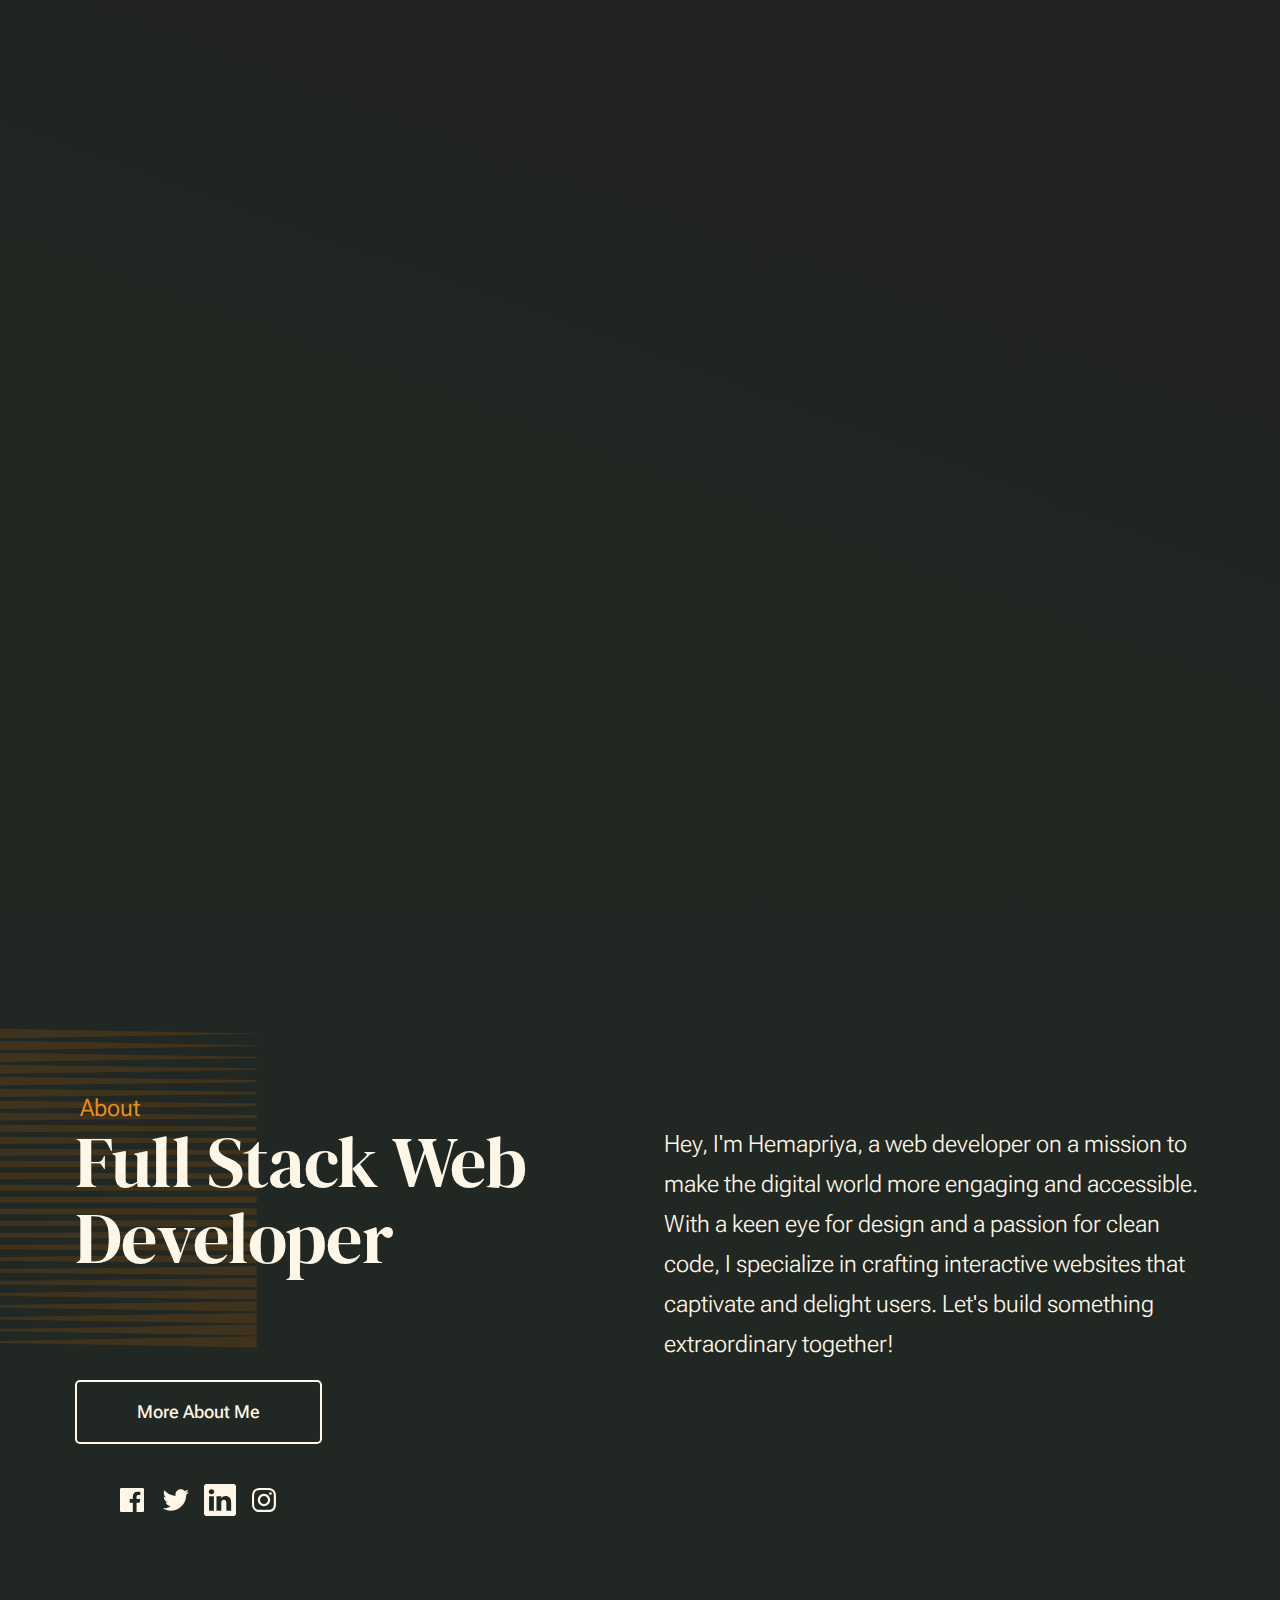
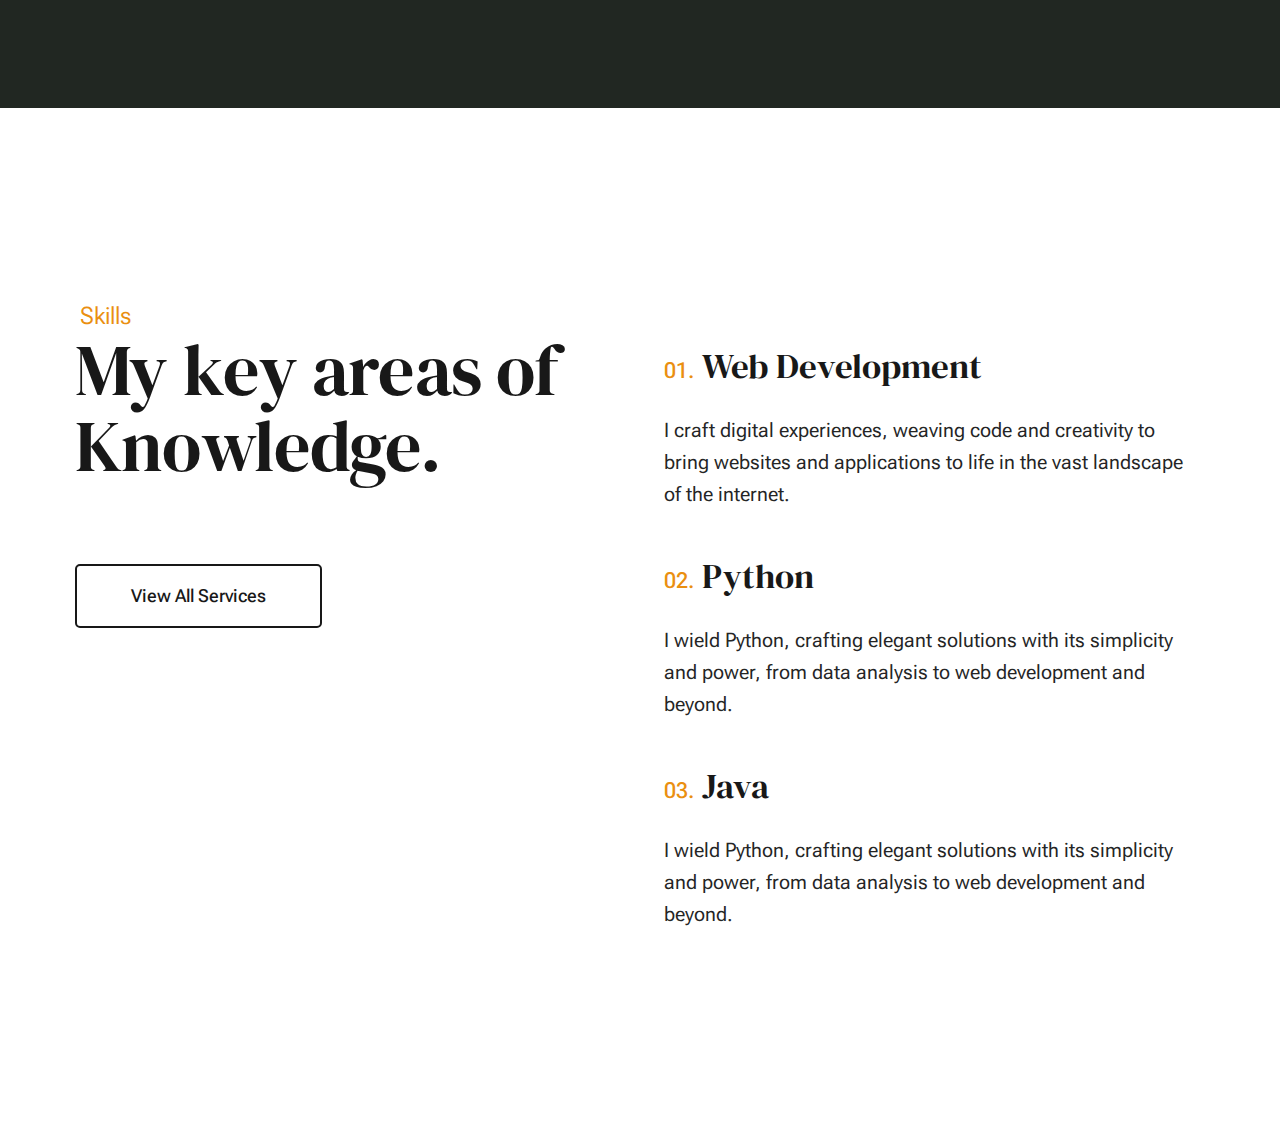
<file: index.html>
<!DOCTYPE html>
<html lang="en" class="no-js" >
<head>

    <!--- basic page needs
    ================================================== -->
    <meta charset="utf-8">
    <meta name="viewport" content="width=device-width, initial-scale=1">
    <title>Portfolio</title>

    <script>
        document.documentElement.classList.remove('no-js');
        document.documentElement.classList.add('js');
    </script>

    <!-- CSS
    ================================================== -->
    <link rel="stylesheet" href="css/vendor.css">
    <link rel="stylesheet" href="css/styles.css">

    <!-- favicons
    ================================================== -->
    <link rel="apple-touch-icon" sizes="180x180" href="apple-touch-icon.png">
    <link rel="icon" type="image/png" sizes="32x32" href="favicon-32x32.png">
    <link rel="icon" type="image/png" sizes="16x16" href="favicon-16x16.png">
    <link rel="manifest" href="site.webmanifest">

</head>


<body id="top">

    
    <!-- preloader
    ================================================== -->
    <div id="preloader">
        <div id="loader" class="dots-fade">
            <div></div>
            <div></div>
            <div></div>
        </div>
    </div>


    <!-- page wrap
    ================================================== -->
    <div id="page" class="s-pagewrap ss-home">


        <!-- # site header 
        ================================================== -->
        <header class="s-header">

            <div class="row s-header__inner width-sixteen-col">

                <div class="s-header__block">
                    <div class="s-header__logo">
                        <a class="logo" href="index.html">
                            <h5 class="hh">Hemapriya</h5>
                        </a>
                    </div>

                    <a class="s-header__menu-toggle" href="#0"><span>Menu</span></a>
                </div> <!-- end s-header__block -->

                <nav class="s-header__nav">
    
                    <ul class="s-header__menu-links">
                        <li><a href="about.html">About</a></li>
                        <li><a href="services.html">Services</a></li>
                        <li><a href="contact.html">Contact</a></li>
                    </ul> <!-- s-header__menu-links -->

                    <div class="s-header__contact">
                        <a href="contact.html" class="btn btn--primary s-header__contact-btn">Let's Work Together</a>                        
                    </div> <!-- s-header__contact -->
    
                </nav> <!-- end s-header__nav -->

            </div> <!-- end s-header__inner -->

        </header> <!-- end s-header -->


        <!-- # site main content
        ================================================== -->
        <section id="content" class="s-content">

            <!-- intro
            ----------------------------------------------- -->
            <section id="intro" class="s-intro">

                <div class="row s-intro__content width-sixteen-col">

                    <div class="column lg-12 s-intro__content-inner grid-block">
                        
                        <div class="s-intro__content-text">
                            <div class="s-intro__content-pretitle text-pretitle">Hello, I'm Hemapriya</div>
                            <h1 class="s-intro__content-title">
                            A web developer <br>
                            specializing in creating engaging and interactive websites<br>
                             that leave a lasting impression. <br>
                           
                            </h1>
                        </div> <!-- s-intro__content-text -->

                        <div class="s-intro__content-media"> 
                            <div class="s-intro__content-media-inner">                               
                                <img src="./logo.jpg" alt="">
                                <div class="lines">                               
                                    <span></span>                                  
                                </div>
                            </div>
                        </div> <!-- s-intro__content-media -->                      

                        <div class="s-intro__scroll-down">
                            <a href="#about" class="smoothscroll">
                                <div class="scroll-icon">
                                    <svg xmlns="http://www.w3.org/2000/svg" viewBox="0 0 24 24" width="36" height="36" fill="none" stroke="#97b34a" stroke-width="1" stroke-linecap="round" stroke-linejoin="round">&lt;!--!  Atomicons Free 1.00 by @atisalab License - https://atomicons.com/license/ (Icons: CC BY 4.0) Copyright 2021 Atomicons --&gt;<polyline points="7 13 12 18 17 13"></polyline><line x1="12" y1="18" x2="12" y2="6"></line></svg>
                                </div>
                                <span>Scroll for more</span>
                            </a>
                        </div> <!-- s-intro__scroll-down -->
                        
                    </div> <!-- s-intro__content-inner -->

                </div> <!-- s-intro__content -->

            </section> <!-- end s-intro -->

            <!-- about
            ----------------------------------------------- -->
            <section id="about" class="s-about target-section">

                <div class="row s-about__content width-sixteen-col">
                    <div class="column grid-block grid-section-split">

                        <img src="images/geometric_shape.svg" alt="" class="s-about__content-imgbg">

                        <div class="section-header grid-section-split__header">
                            <div class="text-pretitle">About</div>                           
                            <h2 class="text-display-title">
                            Full Stack Web Developer
                            </h2>                           
                        </div> <!-- end section-header -->

                        <div class="s-about__content-main grid-section-split__primary">
                            <p class="attention-getter">
                                Hey, I'm Hemapriya, a web developer on a mission to make the digital world 
                                more engaging and accessible. With a keen eye for design and a passion for
                                 clean code, I specialize in crafting interactive websites that captivate 
                                 and delight users. Let's build something extraordinary together!

                            </p>

                        </div> <!-- end s-about__content-main -->

                        <div class="s-about__content-btn grid-section-split__bottom">
                            <a href="about.html" class="btn btn--stroke u-fullwidth">More About Me</a>

                            <ul class="s-about__social social-list">
                                <li>
                                    <a href="#0">
                                        <svg xmlns="http://www.w3.org/2000/svg" width="24" height="24" viewBox="0 0 24 24" style="fill:rgba(0, 0, 0, 1);transform:;-ms-filter:"><path d="M20,3H4C3.447,3,3,3.448,3,4v16c0,0.552,0.447,1,1,1h8.615v-6.96h-2.338v-2.725h2.338v-2c0-2.325,1.42-3.592,3.5-3.592 c0.699-0.002,1.399,0.034,2.095,0.107v2.42h-1.435c-1.128,0-1.348,0.538-1.348,1.325v1.735h2.697l-0.35,2.725h-2.348V21H20 c0.553,0,1-0.448,1-1V4C21,3.448,20.553,3,20,3z"></path></svg>
                                        <span class="u-screen-reader-text">Facebook</span>
                                    </a>
                                </li>
                                <li>
                                    <a href="#0">
                                        <svg xmlns="http://www.w3.org/2000/svg" width="24" height="24" viewBox="0 0 24 24" style="fill:rgba(0, 0, 0, 1);transform:;-ms-filter:"><path d="M19.633,7.997c0.013,0.175,0.013,0.349,0.013,0.523c0,5.325-4.053,11.461-11.46,11.461c-2.282,0-4.402-0.661-6.186-1.809 c0.324,0.037,0.636,0.05,0.973,0.05c1.883,0,3.616-0.636,5.001-1.721c-1.771-0.037-3.255-1.197-3.767-2.793 c0.249,0.037,0.499,0.062,0.761,0.062c0.361,0,0.724-0.05,1.061-0.137c-1.847-0.374-3.23-1.995-3.23-3.953v-0.05 c0.537,0.299,1.16,0.486,1.82,0.511C3.534,9.419,2.823,8.184,2.823,6.787c0-0.748,0.199-1.434,0.548-2.032 c1.983,2.443,4.964,4.04,8.306,4.215c-0.062-0.3-0.1-0.611-0.1-0.923c0-2.22,1.796-4.028,4.028-4.028 c1.16,0,2.207,0.486,2.943,1.272c0.91-0.175,1.782-0.512,2.556-0.973c-0.299,0.935-0.936,1.721-1.771,2.22 c0.811-0.088,1.597-0.312,2.319-0.624C21.104,6.712,20.419,7.423,19.633,7.997z"></path></svg>
                                        <span class="u-screen-reader-text">Twitter</span>
                                    </a>
                                </li>
                                <li>
                                    <a href="#0">
                                        <svg xmlns="http://www.w3.org/2000/svg" width="16" height="16" fill="currentColor" class="bi bi-linkedin" viewBox="0 0 16 16">
                                            <path d="M0 1.146C0 .513.526 0 1.175 0h13.65C15.474 0 16 .513 16 1.146v13.708c0 .633-.526 1.146-1.175 1.146H1.175C.526 16 0 15.487 0 14.854zm4.943 12.248V6.169H2.542v7.225zm-1.2-8.212c.837 0 1.358-.554 1.358-1.248-.015-.709-.52-1.248-1.342-1.248S2.4 3.226 2.4 3.934c0 .694.521 1.248 1.327 1.248zm4.908 8.212V9.359c0-.216.016-.432.08-.586.173-.431.568-.878 1.232-.878.869 0 1.216.662 1.216 1.634v3.865h2.401V9.25c0-2.22-1.184-3.252-2.764-3.252-1.274 0-1.845.7-2.165 1.193v.025h-.016l.016-.025V6.169h-2.4c.03.678 0 7.225 0 7.225z"/>
                                          </svg>
                                    </a>
                                </li>
                                <li>
                                    <a href="#0">
                                        <svg xmlns="http://www.w3.org/2000/svg" width="24" height="24" viewBox="0 0 24 24" style="fill:rgba(0, 0, 0, 1);transform:;-ms-filter:"><path d="M11.999,7.377c-2.554,0-4.623,2.07-4.623,4.623c0,2.554,2.069,4.624,4.623,4.624c2.552,0,4.623-2.07,4.623-4.624 C16.622,9.447,14.551,7.377,11.999,7.377L11.999,7.377z M11.999,15.004c-1.659,0-3.004-1.345-3.004-3.003 c0-1.659,1.345-3.003,3.004-3.003s3.002,1.344,3.002,3.003C15.001,13.659,13.658,15.004,11.999,15.004L11.999,15.004z"></path><circle cx="16.806" cy="7.207" r="1.078"></circle><path d="M20.533,6.111c-0.469-1.209-1.424-2.165-2.633-2.632c-0.699-0.263-1.438-0.404-2.186-0.42 c-0.963-0.042-1.268-0.054-3.71-0.054s-2.755,0-3.71,0.054C7.548,3.074,6.809,3.215,6.11,3.479C4.9,3.946,3.945,4.902,3.477,6.111 c-0.263,0.7-0.404,1.438-0.419,2.186c-0.043,0.962-0.056,1.267-0.056,3.71c0,2.442,0,2.753,0.056,3.71 c0.015,0.748,0.156,1.486,0.419,2.187c0.469,1.208,1.424,2.164,2.634,2.632c0.696,0.272,1.435,0.426,2.185,0.45 c0.963,0.042,1.268,0.055,3.71,0.055s2.755,0,3.71-0.055c0.747-0.015,1.486-0.157,2.186-0.419c1.209-0.469,2.164-1.424,2.633-2.633 c0.263-0.7,0.404-1.438,0.419-2.186c0.043-0.962,0.056-1.267,0.056-3.71s0-2.753-0.056-3.71C20.941,7.57,20.801,6.819,20.533,6.111z M19.315,15.643c-0.007,0.576-0.111,1.147-0.311,1.688c-0.305,0.787-0.926,1.409-1.712,1.711c-0.535,0.199-1.099,0.303-1.67,0.311 c-0.95,0.044-1.218,0.055-3.654,0.055c-2.438,0-2.687,0-3.655-0.055c-0.569-0.007-1.135-0.112-1.669-0.311 c-0.789-0.301-1.414-0.923-1.719-1.711c-0.196-0.534-0.302-1.099-0.311-1.669c-0.043-0.95-0.053-1.218-0.053-3.654 c0-2.437,0-2.686,0.053-3.655c0.007-0.576,0.111-1.146,0.311-1.687c0.305-0.789,0.93-1.41,1.719-1.712 c0.534-0.198,1.1-0.303,1.669-0.311c0.951-0.043,1.218-0.055,3.655-0.055c2.437,0,2.687,0,3.654,0.055 c0.571,0.007,1.135,0.112,1.67,0.311c0.786,0.303,1.407,0.925,1.712,1.712c0.196,0.534,0.302,1.099,0.311,1.669 c0.043,0.951,0.054,1.218,0.054,3.655c0,2.436,0,2.698-0.043,3.654H19.315z"></path></svg>
                                        <span class="u-screen-reader-text">Instagram</span></a>
                                </li>
                            </ul> <!-- end s-footer__social -->
                        </div> <!-- end s-about__content-btn -->
                    
                    </div> <!-- content-inner -->
                </div>
                
            </section> <!-- end s-about -->

            <!-- expertise
            ----------------------------------------------- -->
            <section id="expertise" class="s-expertise">

                <div class="row s-expertise__content width-sixteen-col">
                    <div class="column xl-12 grid-block grid-section-split">

                        <div class="section-header grid-section-split__header">
                            <div class="text-pretitle">Skills</div>                           
                            <h2 class="text-display-title">
                            My key areas of Knowledge.
                            </h2>     
                            
                        </div> <!-- end section-header -->

                        <div class="s-expertise__content-main grid-section-split__primary">

                            <div class="grid-list-items list-items show-ctr">
                                <div class="grid-list-items__item list-items__item">
                                    <div class="grid-list-items__title list-items__item-header">
                                        <h3 class="list-items__item-title">Web Development</h3>
                                    </div>
                                    <div class="grid-list-items__text list-items__item-text">
                                        <p>I craft digital experiences, weaving code and creativity to bring websites and applications to life in the vast landscape of the internet.</p>
                                    </div>
                                </div> <!-- list-item -->
                                <div class="grid-list-items__item list-items__item">
                                    <div class="grid-list-items__title list-items__item-header">
                                        <h3 class="list-items__item-title">Python</h3>
                                    </div>
                                    <div class="grid-list-items__text list-items__item-text">
                                        <p>I wield Python, crafting elegant solutions with its simplicity and power, from data analysis to web development and beyond.</p>
                                    </div>
                                </div> <!-- list-expertise__item -->
                                <div class="grid-list-items__item list-items__item">
                                    <div class="grid-list-items__title list-items__item-header">
                                        <h3 class="list-items__item-title">Java</h3>
                                    </div>
                                    <div class="grid-list-items__text list-items__item-text">
                                        <p>I wield Python, crafting elegant solutions with its simplicity and power, from data analysis to web development and beyond.</p>
                                    </div>
                                </div> <!-- list-expertise__item -->

                            </div> <!-- grid-list-items -->
                        </div> <!-- end s-expertise__content-main -->

                        <div class="s-expertise__content-btn grid-section-split__bottom">
                            <a href="services.html" class="btn btn--stroke u-fullwidth">View All Services</a>
                        </div> <!-- end s-about__content-btn -->

                    </div> <!-- end grid-block-->
                </div> <!-- end s-expertise__content -->

            </section> <!-- end s-expertise -->

            <!-- clients
            ----------------------------------------------- 
            <section id="clients" class="s-clients">          

                <div class="row s-clients__content-block width-sixteen-col">
                    <div class="column xl-12">
                    
                        <div class="clients-list">                            
                            <div class="clients-list__item">
                                <a href="#0">
                                    <img src="images/clients/flash.svg" alt="">
                                </a>
                            </div>
                            <div class="clients-list__item">
                                <a href="#0">
                                    <img src="images/clients/rise.svg" alt="">
                                </a>
                            </div>
                            <div class="clients-list__item">
                                <a href="#0">
                                    <img src="images/clients/cactus.svg" alt="">
                                </a>
                            </div>
                            <div class="clients-list__item">
                                <a href="#0">
                                    <img src="images/clients/pinpoint.svg" alt="">
                                </a>
                            </div>
                            <div class="clients-list__item">
                                <a href="#0">
                                    <img src="images/clients/proline.svg" alt="">
                                </a>
                            </div>
                            <div class="clients-list__item">
                                <a href="#0">
                                    <img src="images/clients/vision.svg" alt="">
                                </a>
                            </div>
                            <div class="column clients-list__item">
                                <a href="#0">
                                    <img src="images/clients/volume.svg" alt="">
                                </a>
                            </div>
                        </div>--> <!-- end clients-list -->

                    </div> <!-- end column -->
                </div> <!-- end row -->
                                


            </section> <!-- end s-clients -->            

        </section> <!-- s-content-->
        <!-- # footer 
        ================================================== 

    
        <section id="contact" class="contact">
            <div class="container">
                <div class="row">
                    <div class="col-lg-12">
                        <div class="section-title text-center">
                            <h3>Contact With Us</h3>
                            <p class="white-text">Please contact us if you have any queries.</p>
                        </div>
                    </div>
                </div>
                <div class="row">
                    <div class="col-lg-12">
                        <form name="sentMessage" id="contactForm" novalidate>
                            <div class="row">
                                <div class="col-md-6">
                                    <div class="form-group">
                                        <input type="text" class="form-control" placeholder="Your Name *" id="name" required data-validation-required-message="Please enter your name.">
                                        <p class="help-block text-danger"></p>
                                    </div>
                                    <div class="form-group">
                                        <input type="email" class="form-control" placeholder="Your Email *" id="email" required data-validation-required-message="Please enter your email address.">
                                        <p class="help-block text-danger"></p>
                                    </div>
                                    <div class="form-group">
                                        <input type="tel" class="form-control" placeholder="Your Phone *" id="phone" required data-validation-required-message="Please enter your phone number.">
                                        <p class="help-block text-danger"></p>
                                    </div>
                                </div>
                                <div class="col-md-6">
                                    <div class="form-group">
                                        <textarea class="form-control" placeholder="Your Message *" id="message" required data-validation-required-message="Please enter a message."></textarea>
                                        <p class="help-block text-danger"></p>
                                    </div>
                                </div>
                                <div class="clearfix"></div>
                                <div class="col-lg-12 text-center">
                                    <div id="success"></div>
                                    <button type="submit" class="btn btn-primary">Send Message</button>
                                </div>
                            </div>
                        </form>
                    </div>
                </div>
                <div class="row">
                    <div class="col-md-4">
                        <div class="footer-contact-info">
                            <h4>Contact info</h4>
                            <ul>
                                <li><strong>E-mail :</strong> abc@gmail.com</li>
                                <li><strong>Phone :</strong> +919876543210</li>
                                <li><strong>Mobile :</strong> +910123456789</li>
                                <li><strong>Web :</strong> abc.com</li>
                            </ul>
                        </div>
                    </div>
                    <div class="col-md-4 col-md-offset-4">
                        <div class="footer-contact-info">
                            <h4>Working Hours</h4>
                            <ul>
                                <li><strong>Mon-Wed :</strong> 10 am to 6 pm</li>
                                <li><strong>Thurs-Fri :</strong> 12 pm to 10 pm</li>
                                <li><strong>Sat :</strong> 9 am to 3 pm</li>
                                <li><strong>Sunday :</strong> Closed</li>
                            </ul>
                        </div>
                    </div>
                </div>
            </div>
            <footer class="style-1">
                <div class="container">
                    <div class="row">
                        <div class="col-md-4 col-xs-12">
                            <span class="copyright">Copyright &copy; <a href="#">Theme</a> 2024</span>
                        </div>
                        <div class="col-md-4 col-xs-12">
                            <div class="footer-social text-center">
                                <ul>
                                    <li><a href="#"><i class="fa fa-twitter"></i></a></li>
                                    <li><a href="#"><i class="fa fa-facebook"></i></a></li>
                                    <li><a href="#"><i class="fa fa-linkedin"></i></a></li>
                                    <li><a href="#"><i class="fa fa-google-plus"></i></a></li>
                                    <li><a href="#"><i class="fa fa-dribbble"></i></a></li>
                                </ul>
                            </div>
                        </div>
                        <div class="col-md-4 col-xs-12">
                            <div class="footer-link">
                                <ul class="pull-right">
                                    <li><a href="#">Privacy Policy</a>
                                    </li>
                                    <li><a href="#">Terms of Use</a>
                                    </li>
                                </ul>
                            </div>
                        </div>
                    </div>
                </div>
            </footer>
        </section>
    -->
    <!-- Java Script
    ================================================== -->
    <script src="js/plugins.js"></script>
    <script src="js/main.js"></script>

</body>
</html>
</file>
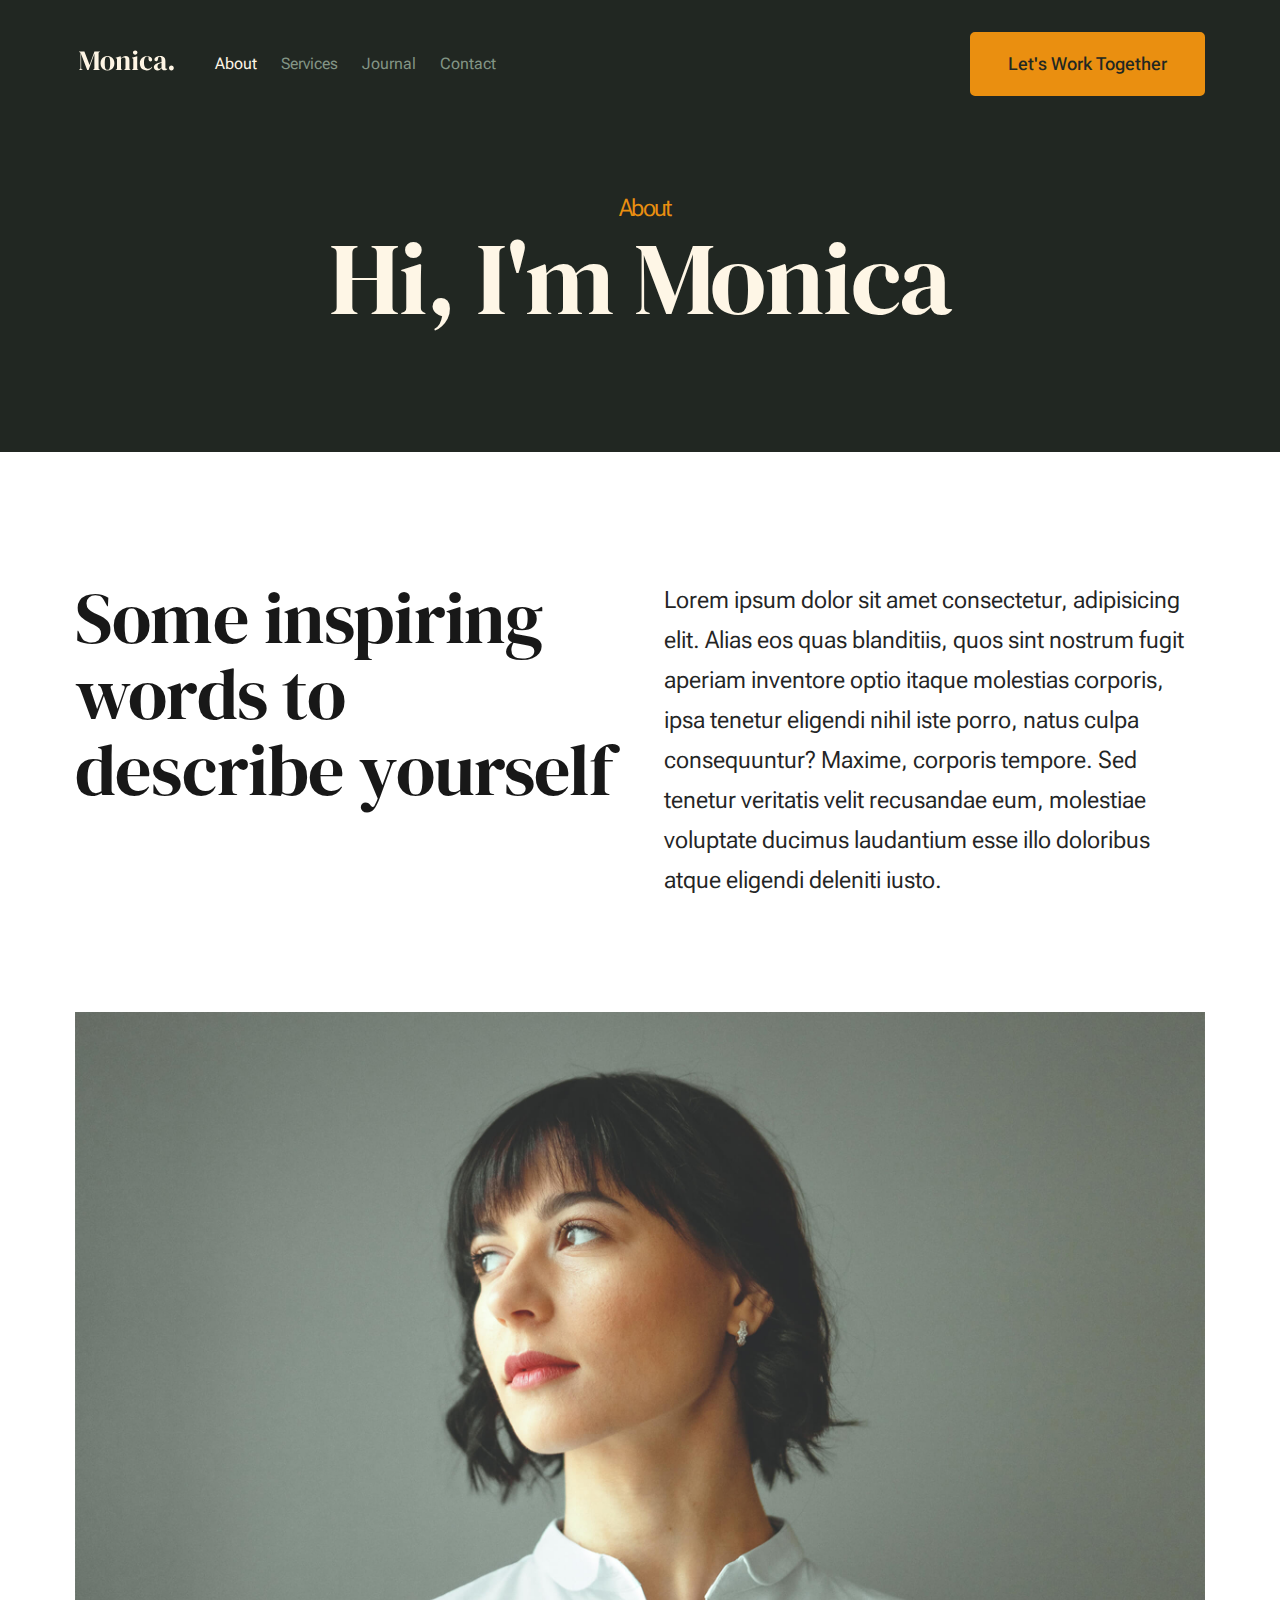
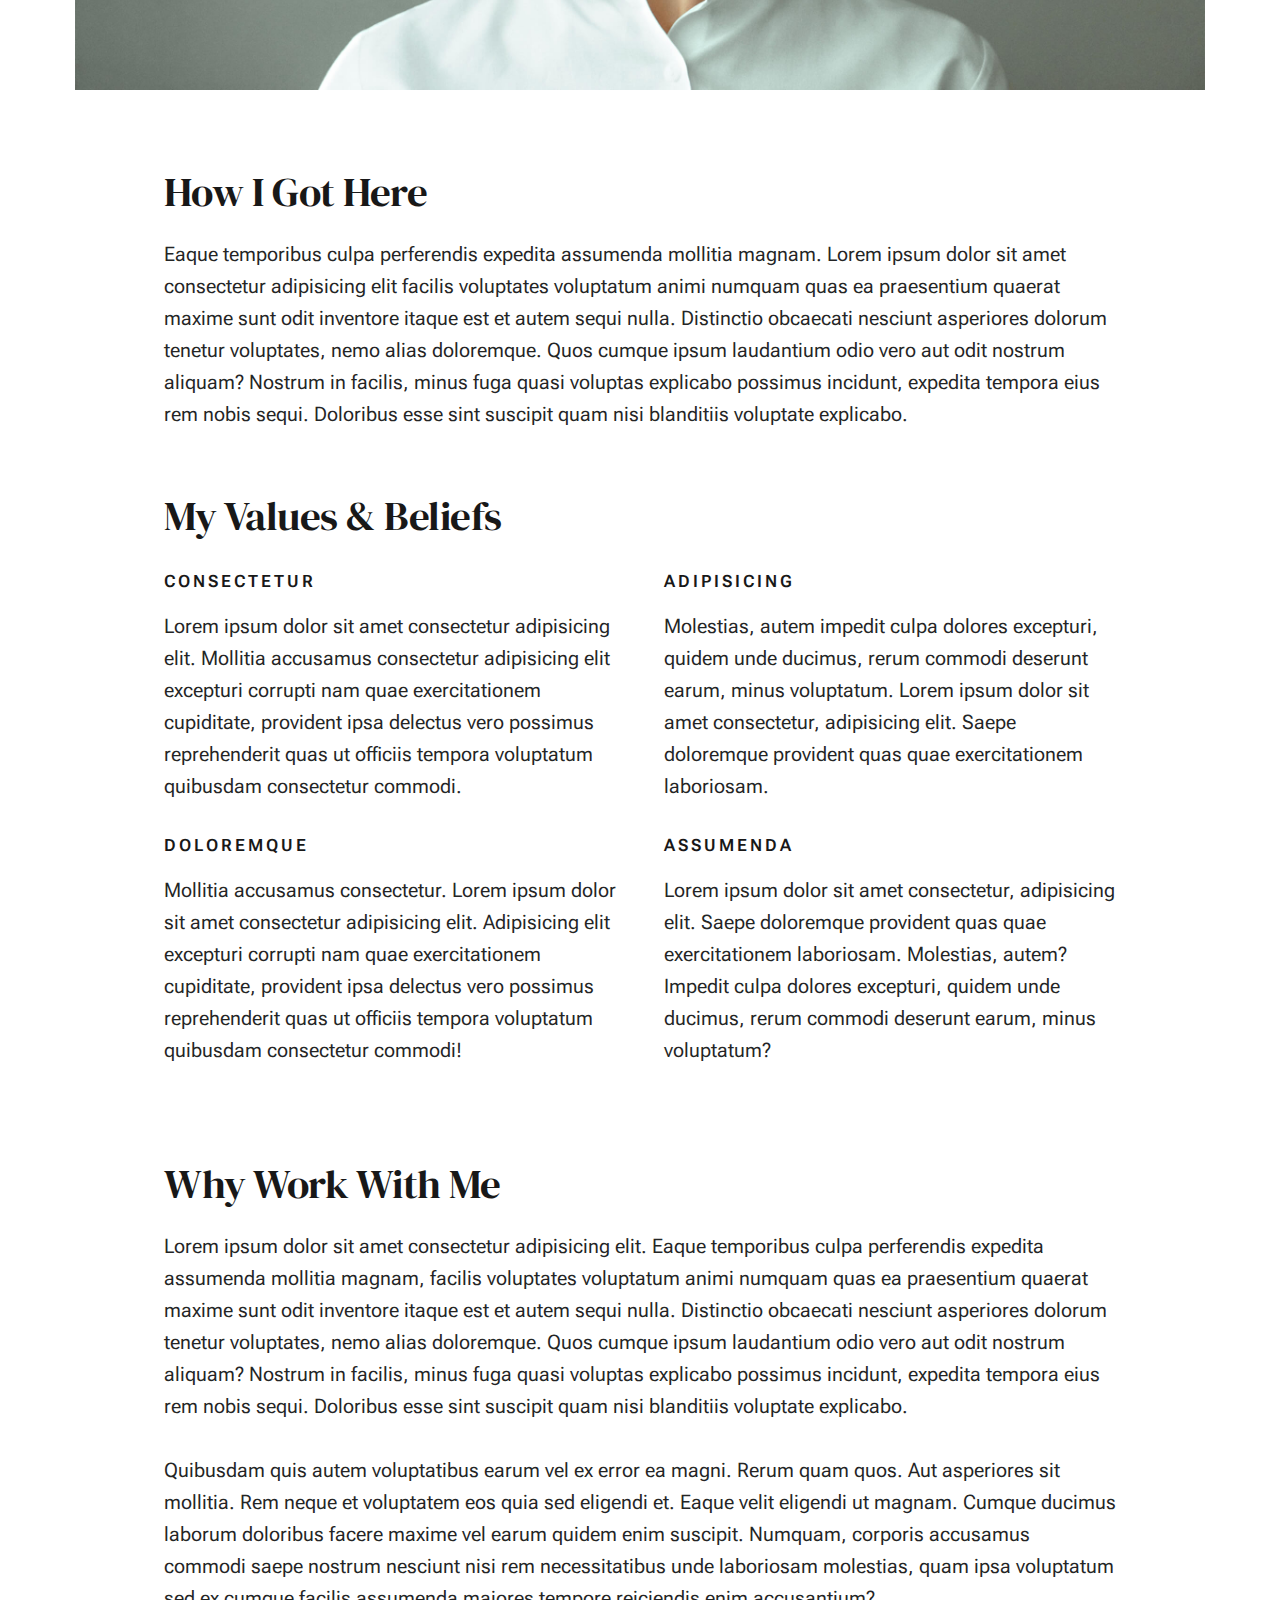
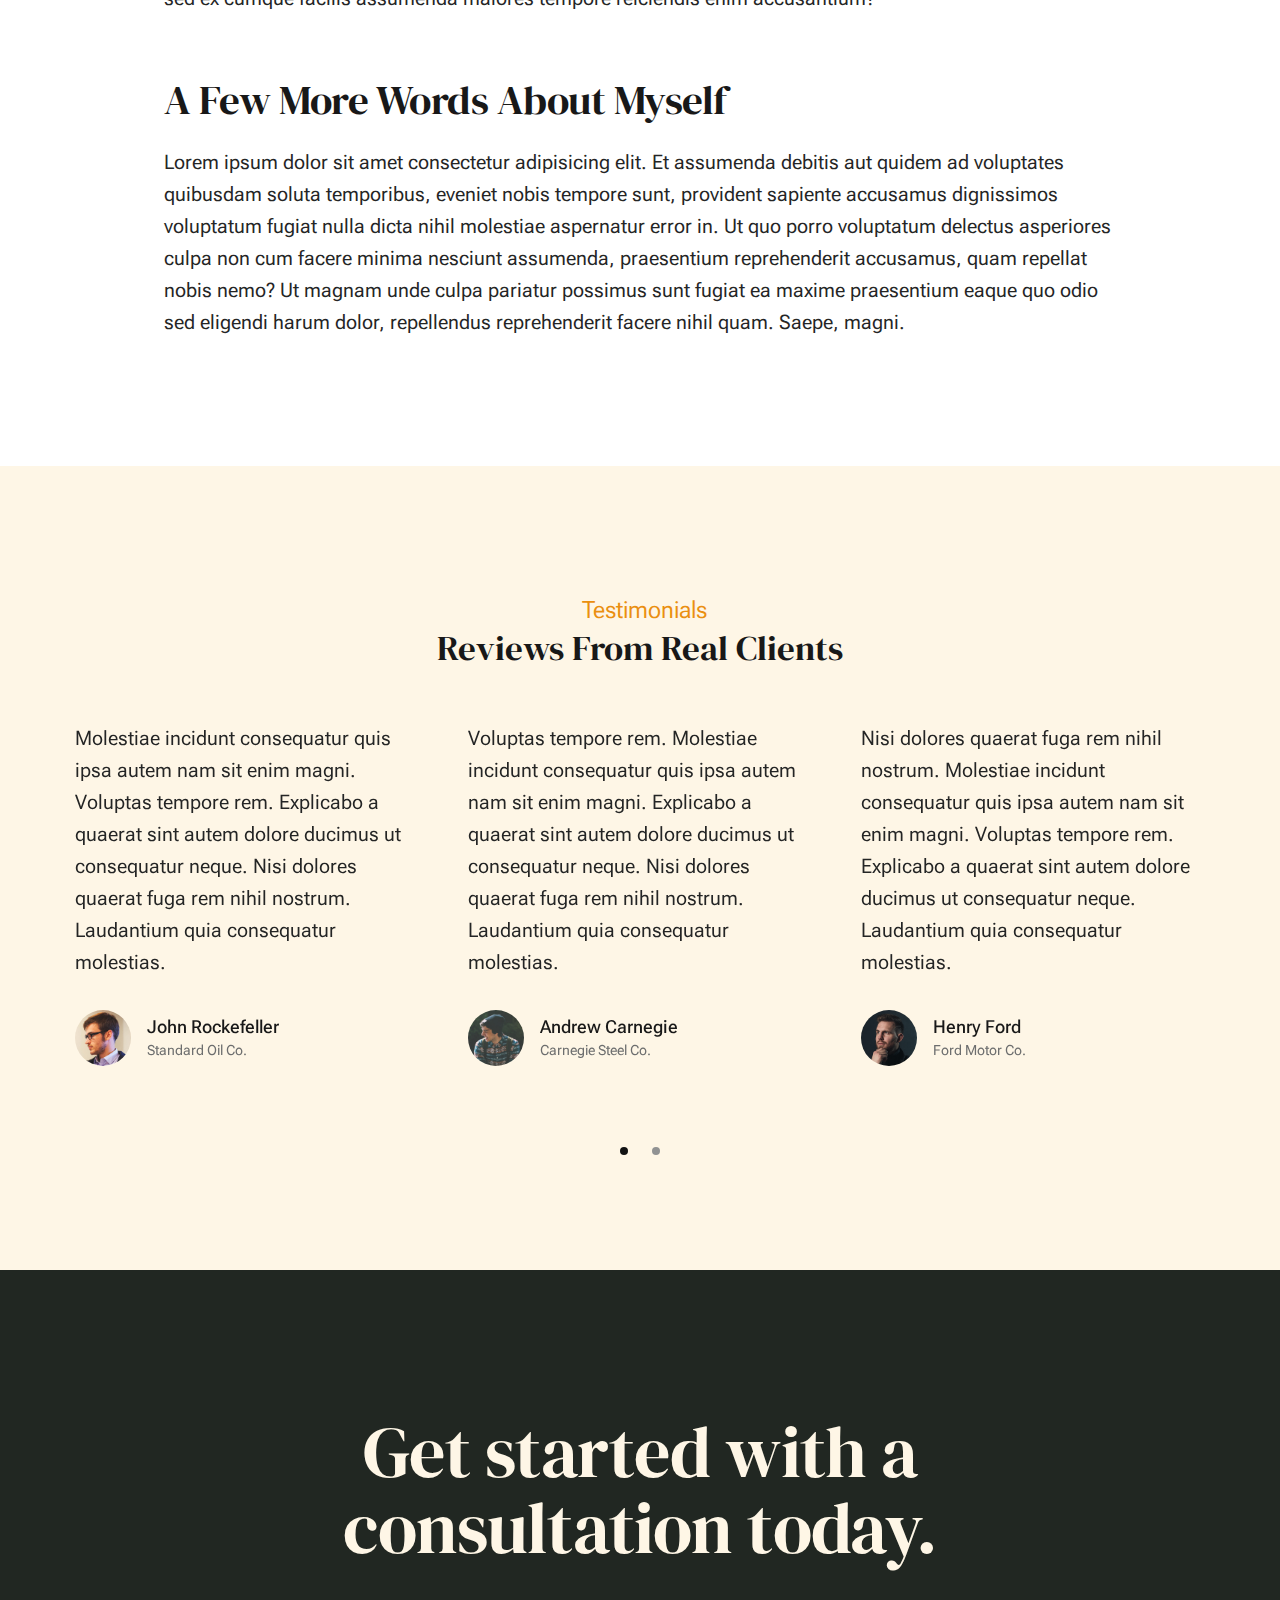
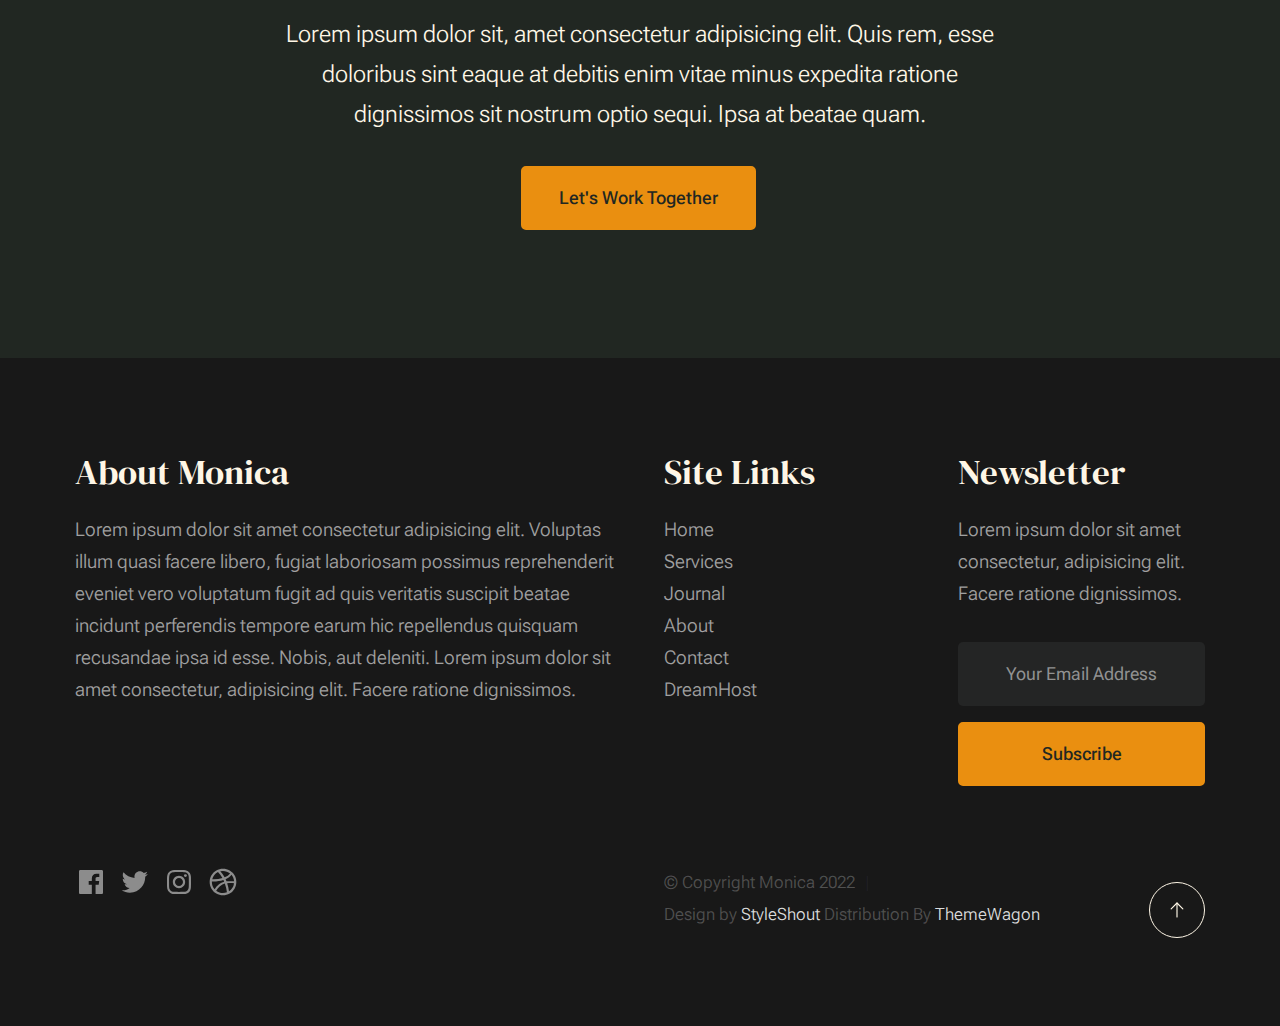
<file: about.html>
<!DOCTYPE html>
<html lang="en" class="no-js" >
<head>

    <!--- basic page needs
    ================================================== -->
    <meta charset="utf-8">
    <meta name="viewport" content="width=device-width, initial-scale=1">
    <title>About - Monica</title>

    <script>
        document.documentElement.classList.remove('no-js');
        document.documentElement.classList.add('js');
    </script>

    <!-- CSS
    ================================================== -->
    <link rel="stylesheet" href="css/vendor.css">
    <link rel="stylesheet" href="css/styles.css">

    <!-- favicons
    ================================================== -->
    <link rel="apple-touch-icon" sizes="180x180" href="apple-touch-icon.png">
    <link rel="icon" type="image/png" sizes="32x32" href="favicon-32x32.png">
    <link rel="icon" type="image/png" sizes="16x16" href="favicon-16x16.png">
    <link rel="manifest" href="site.webmanifest">

</head>


<body id="top">


    <!-- preloader
    ================================================== -->
    <div id="preloader">
        <div id="loader" class="dots-fade">
            <div></div>
            <div></div>
            <div></div>
        </div>
    </div>


    <!-- page wrap
    ================================================== -->
    <div id="page" class="s-pagewrap">


        <!-- # site header 
        ================================================== -->
        <header class="s-header">

            <div class="row s-header__inner width-sixteen-col">

                <div class="s-header__block">
                    <div class="s-header__logo">
                        <a class="logo" href="index.html">
                            <img src="images/logo.svg" alt="Homepage">
                        </a>
                    </div>

                    <a class="s-header__menu-toggle" href="#0"><span>Menu</span></a>
                </div> <!-- end s-header__block -->

                <nav class="s-header__nav">
    
                    <ul class="s-header__menu-links">
                        <li class="current"><a href="about.html">About</a></li>
                        <li><a href="services.html">Services</a></li>
                        <li><a href="blog.html">Journal</a></li>
                        <li><a href="contact.html">Contact</a></li>
                    </ul> <!-- s-header__menu-links -->

                    <div class="s-header__contact">
                        <a href="contact.html" class="btn btn--primary s-header__contact-btn">Let's Work Together</a>                        
                    </div> <!-- s-header__contact -->
    
                </nav> <!-- end s-header__nav -->

            </div> <!-- end s-header__inner -->

        </header> <!-- end s-header -->


        <!-- # site main content
        ================================================== -->
        <section id="content" class="s-content">

               <section class="s-pageheader pageheader">
                    <div class="row">
                        <div class="column xl-12">
                            <h1 class="page-title">
                                <span class="page-title__small-type text-pretitle">About</span>
                                Hi, I'm Monica
                            </h1>
                            
                        </div>
                    </div>
               </section> <!-- end pageheader --> 

               <section class="s-pagecontent pagecontent">

                    <div class="row pageintro">
                        <div class="column xl-6 lg-12">
                            <h2 class="text-display-title">Some inspiring words to describe yourself</h2>
                        </div>
                        <div class="column xl-6 lg-12 u-flexitem-x-right">
                            <p class="lead">
                            Lorem ipsum dolor sit amet consectetur, adipisicing elit. Alias eos quas blanditiis, quos sint nostrum fugit aperiam 
                            inventore optio itaque molestias corporis, ipsa tenetur eligendi nihil iste porro, natus culpa consequuntur? Maxime, 
                            corporis tempore. Sed tenetur veritatis velit recusandae eum, molestiae voluptate ducimus laudantium esse illo 
                            doloribus atque eligendi deleniti iusto. 
                            </p>
                        </div>                       
                    </div> <!-- end pageintro -->   
                    
                    <div class="row pagemedia">
                        <d class="column xl-12">
                            <figure class="page-media">                                
                                <img src="images/thumbs/about/about-1200.jpg" 
                                     srcset="images/thumbs/about/about-2400.jpg 2400w, 
                                             images/thumbs/about/about-1200.jpg 1200w, 
                                             images/thumbs/about/about-600.jpg 600w" sizes="(max-width: 2400px) 100vw, 2400px" alt="">
                            </figure>
                        </d>
                    </div> <!-- end pagemedia -->

                    <div class="row width-narrower pagemain">
                        <div class="column xl-12"> 

                            <h2>How I Got Here</h2>
                            <p>
                            Eaque temporibus culpa perferendis expedita assumenda mollitia magnam. Lorem ipsum dolor sit amet consectetur adipisicing elit
                            facilis voluptates voluptatum animi numquam quas ea praesentium quaerat maxime sunt odit inventore itaque est et autem sequi nulla. 
                            Distinctio obcaecati nesciunt asperiores dolorum tenetur voluptates, nemo alias doloremque. Quos cumque ipsum laudantium odio vero 
                            aut odit nostrum aliquam? Nostrum in facilis, minus fuga quasi voluptas explicabo possimus incidunt, expedita tempora eius rem nobis sequi. 
                            Doloribus esse sint suscipit quam nisi blanditiis voluptate explicabo.
                            </p>

                            <h2 class="u-add-bottom">My Values & Beliefs</h2>

                            <div class="grid-list-items list-items">
                                <div class="grid-list-items__item list-items__item u-remove-bottom">
                                    <div class="list-items__item-header">
                                        <h6 class="list-items__item-small-title">Consectetur</h6>
                                    </div>
                                    <p>
                                    Lorem ipsum dolor sit amet consectetur adipisicing elit. Mollitia accusamus consectetur adipisicing elit excepturi corrupti 
                                    nam quae exercitationem cupiditate, provident ipsa delectus vero possimus reprehenderit quas ut officiis tempora voluptatum 
                                    quibusdam consectetur commodi.
                                    </p>
                                </div>
                                <div class="grid-list-items__item list-items__item u-remove-bottom">
                                    <div class="list-items__item-header">
                                        <h6 class="list-items__item-small-title">Adipisicing</h6>
                                    </div>
                                    <p> 
                                    Molestias, autem impedit culpa dolores excepturi, quidem unde ducimus, rerum commodi deserunt earum, minus voluptatum.
                                    Lorem ipsum dolor sit amet consectetur, adipisicing elit. Saepe doloremque provident quas quae exercitationem laboriosam.
                                    </p>
                                </div>
                                <div class="grid-list-items__item list-items__item u-remove-bottom">
                                    <div class="list-items__item-header">
                                        <h6 class="list-items__item-small-title">Doloremque</h6>
                                    </div>
                                    <p>
                                    Mollitia accusamus consectetur. Lorem ipsum dolor sit amet consectetur adipisicing elit. Adipisicing elit excepturi corrupti 
                                    nam quae exercitationem cupiditate, provident ipsa delectus vero possimus reprehenderit quas ut officiis tempora voluptatum 
                                    quibusdam consectetur commodi!
                                    </p>
                                </div>
                                <div class="grid-list-items__item list-items__item u-remove-bottom">
                                    <div class="list-items__item-header">
                                        <h6 class="list-items__item-small-title">Assumenda</h6>
                                    </div>
                                    <p>
                                    Lorem ipsum dolor sit amet consectetur, adipisicing elit. Saepe doloremque provident quas quae exercitationem laboriosam. 
                                    Molestias, autem? Impedit culpa dolores excepturi, quidem unde ducimus, rerum commodi deserunt earum, minus voluptatum?
                                    </p>
                                </div>
                            </div> <!--grid-list-items -->

                            <h2>Why Work With Me</h2>
                            <p>
                            Lorem ipsum dolor sit amet consectetur adipisicing elit. Eaque temporibus culpa perferendis expedita assumenda mollitia magnam, 
                            facilis voluptates voluptatum animi numquam quas ea praesentium quaerat maxime sunt odit inventore itaque est et autem sequi nulla. 
                            Distinctio obcaecati nesciunt asperiores dolorum tenetur voluptates, nemo alias doloremque. Quos cumque ipsum laudantium odio vero aut 
                            odit nostrum aliquam? Nostrum in facilis, minus fuga quasi voluptas explicabo possimus incidunt, expedita tempora eius rem nobis sequi. 
                            Doloribus esse sint suscipit quam nisi blanditiis voluptate explicabo.
                            </p>

                            <p>
                            Quibusdam quis autem voluptatibus earum vel ex error ea magni. Rerum quam quos. Aut asperiores sit mollitia. Rem neque et voluptatem 
                            eos quia sed eligendi et. Eaque velit eligendi ut magnam. Cumque ducimus laborum doloribus facere maxime vel earum quidem enim suscipit. 
                            Numquam, corporis accusamus commodi saepe nostrum nesciunt nisi rem necessitatibus unde laboriosam molestias, quam ipsa voluptatum sed 
                            ex cumque facilis assumenda maiores tempore reiciendis enim accusantium?
                            </p>                   

                            <h2>A Few More Words About Myself</h2>
                            <p>
                            Lorem ipsum dolor sit amet consectetur adipisicing elit. Et assumenda debitis aut quidem ad voluptates quibusdam soluta temporibus, 
                            eveniet nobis tempore sunt, provident sapiente accusamus dignissimos voluptatum fugiat nulla dicta nihil molestiae aspernatur error in. 
                            Ut quo porro voluptatum delectus asperiores culpa non cum facere minima nesciunt assumenda, praesentium reprehenderit accusamus, quam 
                            repellat nobis nemo? Ut magnam unde culpa pariatur possimus sunt fugiat ea maxime praesentium eaque quo odio sed eligendi harum dolor, 
                            repellendus reprehenderit facere nihil quam. Saepe, magni.
                            </p>

                        </div> <!-- end grid-block-->
                    </div> <!-- end pagemain -->

               </section> <!-- pagecontent -->

               <section class="s-testimonials">

                    <div class="s-testimonials__header row row-x-center text-center">
                        <div class="column xl-8 lg-12">
        
                            <p class="text-pretitle">
                            Testimonials
                            </p>
                            <h3>
                            Reviews From Real Clients
                            </h3>                        
        
                        </div>
                    </div> <!--end s-testimonials__header -->

                    <div class="row s-testimonials__content">
                        <div class="column xl-12 testimonials">

                            <div class="swiper-container testimonials__slider page-slider">

                                <div class="swiper-wrapper">
                                    <div class="testimonials__slide swiper-slide">
                                        <p>
                                        Molestiae incidunt consequatur quis ipsa autem nam sit enim magni. Voluptas tempore rem. 
                                        Explicabo a quaerat sint autem dolore ducimus ut consequatur neque. Nisi dolores quaerat fuga rem nihil nostrum.
                                        Laudantium quia consequatur molestias.
                                        </p>
                                        <div class="testimonials__author">
                                            <img src="images/avatars/user-01.jpg" alt="Author image" class="testimonials__avatar">
                                            <cite class="testimonials__cite">
                                                <strong>John Rockefeller</strong>
                                                <span>Standard Oil Co.</span>
                                            </cite>
                                        </div>
                                    </div>
                                    <div class="testimonials__slide swiper-slide">
                                        <p>
                                        Voluptas tempore rem. Molestiae incidunt consequatur quis ipsa autem nam sit enim magni. 
                                        Explicabo a quaerat sint autem dolore ducimus ut consequatur neque. Nisi dolores quaerat fuga rem nihil nostrum.
                                        Laudantium quia consequatur molestias.
                                        </p>
                                        <div class="testimonials__author">
                                            <img src="images/avatars/user-04.jpg" alt="Author image" class="testimonials__avatar">
                                            <cite class="testimonials__cite">
                                                <strong>Andrew Carnegie</strong>
                                                <span>Carnegie Steel Co.</span>
                                            </cite>
                                        </div>
                                    </div>
                                    <div class="testimonials__slide swiper-slide">
                                        <p>
                                        Nisi dolores quaerat fuga rem nihil nostrum. Molestiae incidunt consequatur quis ipsa autem nam sit enim magni. 
                                        Voluptas tempore rem. Explicabo a quaerat sint autem dolore ducimus ut consequatur neque. 
                                        Laudantium quia consequatur molestias.
                                        </p>
                                        <div class="testimonials__author">
                                            <img src="images/avatars/user-06.jpg" alt="Author image" class="testimonials__avatar">
                                            <cite class="testimonials__cite">
                                                <strong>Henry Ford</strong>
                                                <span>Ford Motor Co.</span>
                                            </cite>
                                        </div>
                                    </div>
                                    <div class="testimonials__slide swiper-slide">
                                        <p>
                                        Molestiae incidunt consequatur quis ipsa autem nam sit enim magni. Voluptas tempore rem. 
                                        Explicabo a quaerat sint autem dolore ducimus ut consequatur neque. Nisi dolores quaerat fuga rem nihil nostrum.
                                        Laudantium quia consequatur molestias.
                                        </p>
                                        <div class="testimonials__author">
                                            <img src="images/avatars/user-02.jpg" alt="Author image" class="testimonials__avatar">
                                            <cite class="testimonials__cite">
                                                <strong>John Morgan</strong>
                                                <span>JP Morgan & Co.</span>
                                            </cite>
                                        </div>
                                    </div> 
                                </div> <!-- end swiper-wrapper --> 

                                <div class="swiper-pagination"></div>

                            </div> <!--end testimonials__slider --> 

                        </div> <!-- testimonials -->
                    </div> <!--end s-testimonials__content -->

               </section> <!-- end s-testimonials -->

        </section> <!-- s-content-->

        <!-- # cta
        ================================================== -->
        <section id="cta" class="s-cta">

            <div class="row row-x-center text-center">
                <div class="column xl-8 lg-12">

                    <div class="s-cta__content">
                        <h2 class="text-display-title">
                        Get started with a consultation today.
                        </h2>
                        <p class="lead">
                        Lorem ipsum dolor sit, amet consectetur adipisicing elit. Quis rem, esse doloribus sint eaque at debitis enim vitae minus expedita ratione dignissimos sit nostrum optio sequi. Ipsa at beatae quam.
                        </p>
                        <a href="contact.html" class="btn btn--primary">Let's Work Together</a>
                    </div>

                </div>
            </div>

        </section> <!-- end s-cta -->


        <!-- # footer 
        ================================================== -->
        <footer class="s-footer">
            <div class="row s-footer__content">
                <div class="column xl-6 lg-6 md-12 s-footer__block s-footer__about">                    
                    <h3>About Monica</h3>
                    <p>
                    Lorem ipsum dolor sit amet consectetur adipisicing elit. Voluptas illum quasi facere libero, 
                    fugiat laboriosam possimus reprehenderit eveniet vero voluptatum fugit ad quis veritatis suscipit beatae 
                    incidunt perferendis tempore earum hic repellendus quisquam recusandae ipsa id esse. Nobis, aut deleniti.
                    Lorem ipsum dolor sit amet consectetur, adipisicing elit. Facere ratione dignissimos.
                    </p>               
                </div>                
                <div class="column xl-3 lg-6 md-12 s-footer__block s-footer__site-links">
                    <h3>Site Links</h3>
                    <ul class="link-list">
                        <li><a href="index.html">Home</a></li>
                        <li><a href="services.html">Services</a></li>
                        <li><a href="blog.html">Journal</a></li>
                        <li><a href="about.html">About</a></li>
                        <li><a href="contact.html">Contact</a></li>
                        <li><a href="https://www.dreamhost.com/r.cgi?287326">DreamHost</a></li>
                    </ul>
                </div>
                <div class="column xl-3 lg-6 md-12 tab-12 s-footer__block s-footer__newsletter">
                    <h3>Newsletter</h3>

                    <p>
                    Lorem ipsum dolor sit amet consectetur, adipisicing elit. Facere ratione dignissimos.
                    </p>

                    <div class="subscribe-form">
                        <form id="mc-form" class="mc-form">
                            <input type="email" name="EMAIL" id="mce-EMAIL" class="u-fullwidth text-center" placeholder="Your Email Address" title="The domain portion of the email address is invalid (the portion after the @)." pattern="^([^\x00-\x20\x22\x28\x29\x2c\x2e\x3a-\x3c\x3e\x40\x5b-\x5d\x7f-\xff]+|\x22([^\x0d\x22\x5c\x80-\xff]|\x5c[\x00-\x7f])*\x22)(\x2e([^\x00-\x20\x22\x28\x29\x2c\x2e\x3a-\x3c\x3e\x40\x5b-\x5d\x7f-\xff]+|\x22([^\x0d\x22\x5c\x80-\xff]|\x5c[\x00-\x7f])*\x22))*\x40([^\x00-\x20\x22\x28\x29\x2c\x2e\x3a-\x3c\x3e\x40\x5b-\x5d\x7f-\xff]+|\x5b([^\x0d\x5b-\x5d\x80-\xff]|\x5c[\x00-\x7f])*\x5d)(\x2e([^\x00-\x20\x22\x28\x29\x2c\x2e\x3a-\x3c\x3e\x40\x5b-\x5d\x7f-\xff]+|\x5b([^\x0d\x5b-\x5d\x80-\xff]|\x5c[\x00-\x7f])*\x5d))*(\.\w{2,})+$" required>
                            <input type="submit" name="subscribe" value="Subscribe" class="btn btn--primary btn--small u-fullwidth">
                            <!-- <div style="position: absolute; left: -5000px;" aria-hidden="true"><input type="text" name="b_cdb7b577e41181934ed6a6a44_9a91cfe7b3" tabindex="-1" value=""></div> -->
                            <div class="mc-status"></div>
                        </form>
                    </div>
                </div>
            </div>    
            
            <div class="row s-footer__bottom">
                <div class="column xl-6 lg-12">
                    <ul class="s-footer__social social-list">
                        <li>
                            <a href="#0">
                                <svg xmlns="http://www.w3.org/2000/svg" width="24" height="24" viewBox="0 0 24 24" style="fill:rgba(0, 0, 0, 1);transform:;-ms-filter:"><path d="M20,3H4C3.447,3,3,3.448,3,4v16c0,0.552,0.447,1,1,1h8.615v-6.96h-2.338v-2.725h2.338v-2c0-2.325,1.42-3.592,3.5-3.592 c0.699-0.002,1.399,0.034,2.095,0.107v2.42h-1.435c-1.128,0-1.348,0.538-1.348,1.325v1.735h2.697l-0.35,2.725h-2.348V21H20 c0.553,0,1-0.448,1-1V4C21,3.448,20.553,3,20,3z"></path></svg>
                                <span class="u-screen-reader-text">Facebook</span>
                            </a>
                        </li>
                        <li>
                            <a href="#0">
                                <svg xmlns="http://www.w3.org/2000/svg" width="24" height="24" viewBox="0 0 24 24" style="fill:rgba(0, 0, 0, 1);transform:;-ms-filter:"><path d="M19.633,7.997c0.013,0.175,0.013,0.349,0.013,0.523c0,5.325-4.053,11.461-11.46,11.461c-2.282,0-4.402-0.661-6.186-1.809 c0.324,0.037,0.636,0.05,0.973,0.05c1.883,0,3.616-0.636,5.001-1.721c-1.771-0.037-3.255-1.197-3.767-2.793 c0.249,0.037,0.499,0.062,0.761,0.062c0.361,0,0.724-0.05,1.061-0.137c-1.847-0.374-3.23-1.995-3.23-3.953v-0.05 c0.537,0.299,1.16,0.486,1.82,0.511C3.534,9.419,2.823,8.184,2.823,6.787c0-0.748,0.199-1.434,0.548-2.032 c1.983,2.443,4.964,4.04,8.306,4.215c-0.062-0.3-0.1-0.611-0.1-0.923c0-2.22,1.796-4.028,4.028-4.028 c1.16,0,2.207,0.486,2.943,1.272c0.91-0.175,1.782-0.512,2.556-0.973c-0.299,0.935-0.936,1.721-1.771,2.22 c0.811-0.088,1.597-0.312,2.319-0.624C21.104,6.712,20.419,7.423,19.633,7.997z"></path></svg>
                                <span class="u-screen-reader-text">Twitter</span>
                            </a>
                        </li>
                        <li>
                            <a href="#0">
                                <svg xmlns="http://www.w3.org/2000/svg" width="24" height="24" viewBox="0 0 24 24" style="fill:rgba(0, 0, 0, 1);transform:;-ms-filter:"><path d="M11.999,7.377c-2.554,0-4.623,2.07-4.623,4.623c0,2.554,2.069,4.624,4.623,4.624c2.552,0,4.623-2.07,4.623-4.624 C16.622,9.447,14.551,7.377,11.999,7.377L11.999,7.377z M11.999,15.004c-1.659,0-3.004-1.345-3.004-3.003 c0-1.659,1.345-3.003,3.004-3.003s3.002,1.344,3.002,3.003C15.001,13.659,13.658,15.004,11.999,15.004L11.999,15.004z"></path><circle cx="16.806" cy="7.207" r="1.078"></circle><path d="M20.533,6.111c-0.469-1.209-1.424-2.165-2.633-2.632c-0.699-0.263-1.438-0.404-2.186-0.42 c-0.963-0.042-1.268-0.054-3.71-0.054s-2.755,0-3.71,0.054C7.548,3.074,6.809,3.215,6.11,3.479C4.9,3.946,3.945,4.902,3.477,6.111 c-0.263,0.7-0.404,1.438-0.419,2.186c-0.043,0.962-0.056,1.267-0.056,3.71c0,2.442,0,2.753,0.056,3.71 c0.015,0.748,0.156,1.486,0.419,2.187c0.469,1.208,1.424,2.164,2.634,2.632c0.696,0.272,1.435,0.426,2.185,0.45 c0.963,0.042,1.268,0.055,3.71,0.055s2.755,0,3.71-0.055c0.747-0.015,1.486-0.157,2.186-0.419c1.209-0.469,2.164-1.424,2.633-2.633 c0.263-0.7,0.404-1.438,0.419-2.186c0.043-0.962,0.056-1.267,0.056-3.71s0-2.753-0.056-3.71C20.941,7.57,20.801,6.819,20.533,6.111z M19.315,15.643c-0.007,0.576-0.111,1.147-0.311,1.688c-0.305,0.787-0.926,1.409-1.712,1.711c-0.535,0.199-1.099,0.303-1.67,0.311 c-0.95,0.044-1.218,0.055-3.654,0.055c-2.438,0-2.687,0-3.655-0.055c-0.569-0.007-1.135-0.112-1.669-0.311 c-0.789-0.301-1.414-0.923-1.719-1.711c-0.196-0.534-0.302-1.099-0.311-1.669c-0.043-0.95-0.053-1.218-0.053-3.654 c0-2.437,0-2.686,0.053-3.655c0.007-0.576,0.111-1.146,0.311-1.687c0.305-0.789,0.93-1.41,1.719-1.712 c0.534-0.198,1.1-0.303,1.669-0.311c0.951-0.043,1.218-0.055,3.655-0.055c2.437,0,2.687,0,3.654,0.055 c0.571,0.007,1.135,0.112,1.67,0.311c0.786,0.303,1.407,0.925,1.712,1.712c0.196,0.534,0.302,1.099,0.311,1.669 c0.043,0.951,0.054,1.218,0.054,3.655c0,2.436,0,2.698-0.043,3.654H19.315z"></path></svg>
                                <span class="u-screen-reader-text">Instagram</span>
                            </a>
                        </li>
                        <li>
                            <a href="#0">
                                <svg xmlns="http://www.w3.org/2000/svg" width="24" height="24" viewBox="0 0 24 24" style="fill: rgba(0, 0, 0, 1);transform: ;msFilter:;"><path d="M20.66 6.98a9.932 9.932 0 0 0-3.641-3.64C15.486 2.447 13.813 2 12 2s-3.486.447-5.02 1.34c-1.533.893-2.747 2.107-3.64 3.64S2 10.187 2 12s.446 3.487 1.34 5.02a9.924 9.924 0 0 0 3.641 3.64C8.514 21.553 10.187 22 12 22s3.486-.447 5.02-1.34a9.932 9.932 0 0 0 3.641-3.64C21.554 15.487 22 13.813 22 12s-.446-3.487-1.34-5.02zM12 3.66c2 0 3.772.64 5.32 1.919-.92 1.174-2.286 2.14-4.1 2.9-1.002-1.813-2.088-3.327-3.261-4.54A7.715 7.715 0 0 1 12 3.66zM5.51 6.8a8.116 8.116 0 0 1 2.711-2.22c1.212 1.201 2.325 2.7 3.34 4.5-2 .6-4.114.9-6.341.9-.573 0-1.006-.013-1.3-.04A8.549 8.549 0 0 1 5.51 6.8zM3.66 12c0-.054.003-.12.01-.2.007-.08.01-.146.01-.2.254.014.641.02 1.161.02 2.666 0 5.146-.367 7.439-1.1.187.373.381.793.58 1.26-1.32.293-2.674 1.006-4.061 2.14S6.4 16.247 5.76 17.5c-1.4-1.587-2.1-3.42-2.1-5.5zM12 20.34c-1.894 0-3.594-.587-5.101-1.759.601-1.187 1.524-2.322 2.771-3.401 1.246-1.08 2.483-1.753 3.71-2.02a29.441 29.441 0 0 1 1.56 6.62 8.166 8.166 0 0 1-2.94.56zm7.08-3.96a8.351 8.351 0 0 1-2.58 2.621c-.24-2.08-.7-4.107-1.379-6.081.932-.066 1.765-.1 2.5-.1.799 0 1.686.034 2.659.1a8.098 8.098 0 0 1-1.2 3.46zm-1.24-5c-1.16 0-2.233.047-3.22.14a27.053 27.053 0 0 0-.68-1.62c2.066-.906 3.532-2.006 4.399-3.3 1.2 1.414 1.854 3.027 1.96 4.84-.812-.04-1.632-.06-2.459-.06z"></path></svg>
                                <span class="u-screen-reader-text">Dribbble</span>
                            </a>
                        </li>
                    </ul> <!-- end s-footer__social -->
                </div>
                <div class="column xl-6 lg-12">
                    <p class="ss-copyright">
                        <span>© Copyright Monica 2022</span> 
                        <span>Design by <a href="https://www.styleshout.com/">StyleShout</a> Distribution By <a href="https://themewagon.com">ThemeWagon</a></span>
                    </p>
                </div>

                <div class="ss-go-top">
                    <a class="smoothscroll" title="Back to Top" href="#top">
                        <svg xmlns="http://www.w3.org/2000/svg" viewBox="0 0 24 24" width="36" height="36" fill="none" stroke="#ffffff" stroke-width="1" stroke-linecap="round" stroke-linejoin="round">&lt;!--!  Atomicons Free 1.00 by @atisalab License - https://atomicons.com/license/ (Icons: CC BY 4.0) Copyright 2021 Atomicons --&gt;<polyline points="17 11 12 6 7 11"></polyline><line x1="12" y1="18" x2="12" y2="6"></line></svg>
                    </a>
                </div> <!-- end ss-go-top -->
            </div>
            
        </footer> <!-- end s-footer -->

    </div> <!-- end page-wrap -->

    <!-- Java Script
    ================================================== -->
    <script src="js/plugins.js"></script>
    <script src="js/main.js"></script>

</body>
</html>
</file>
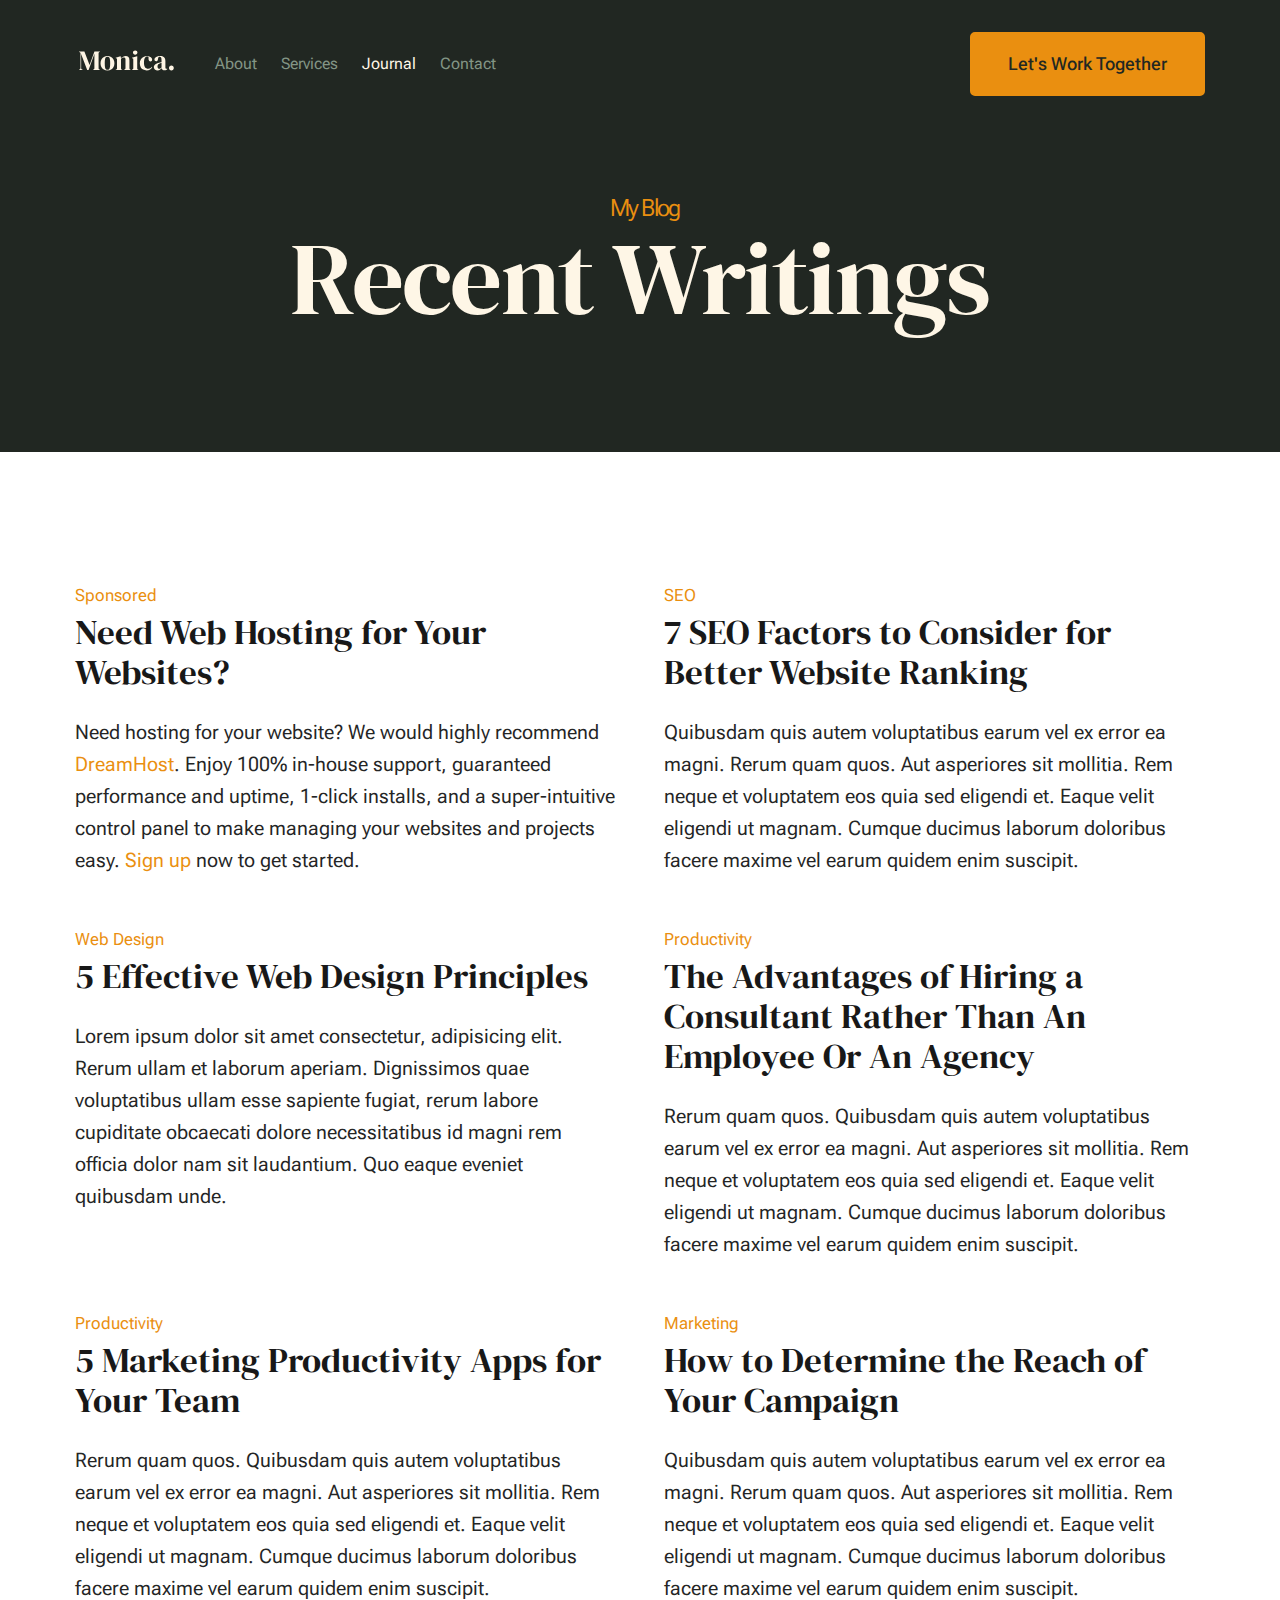
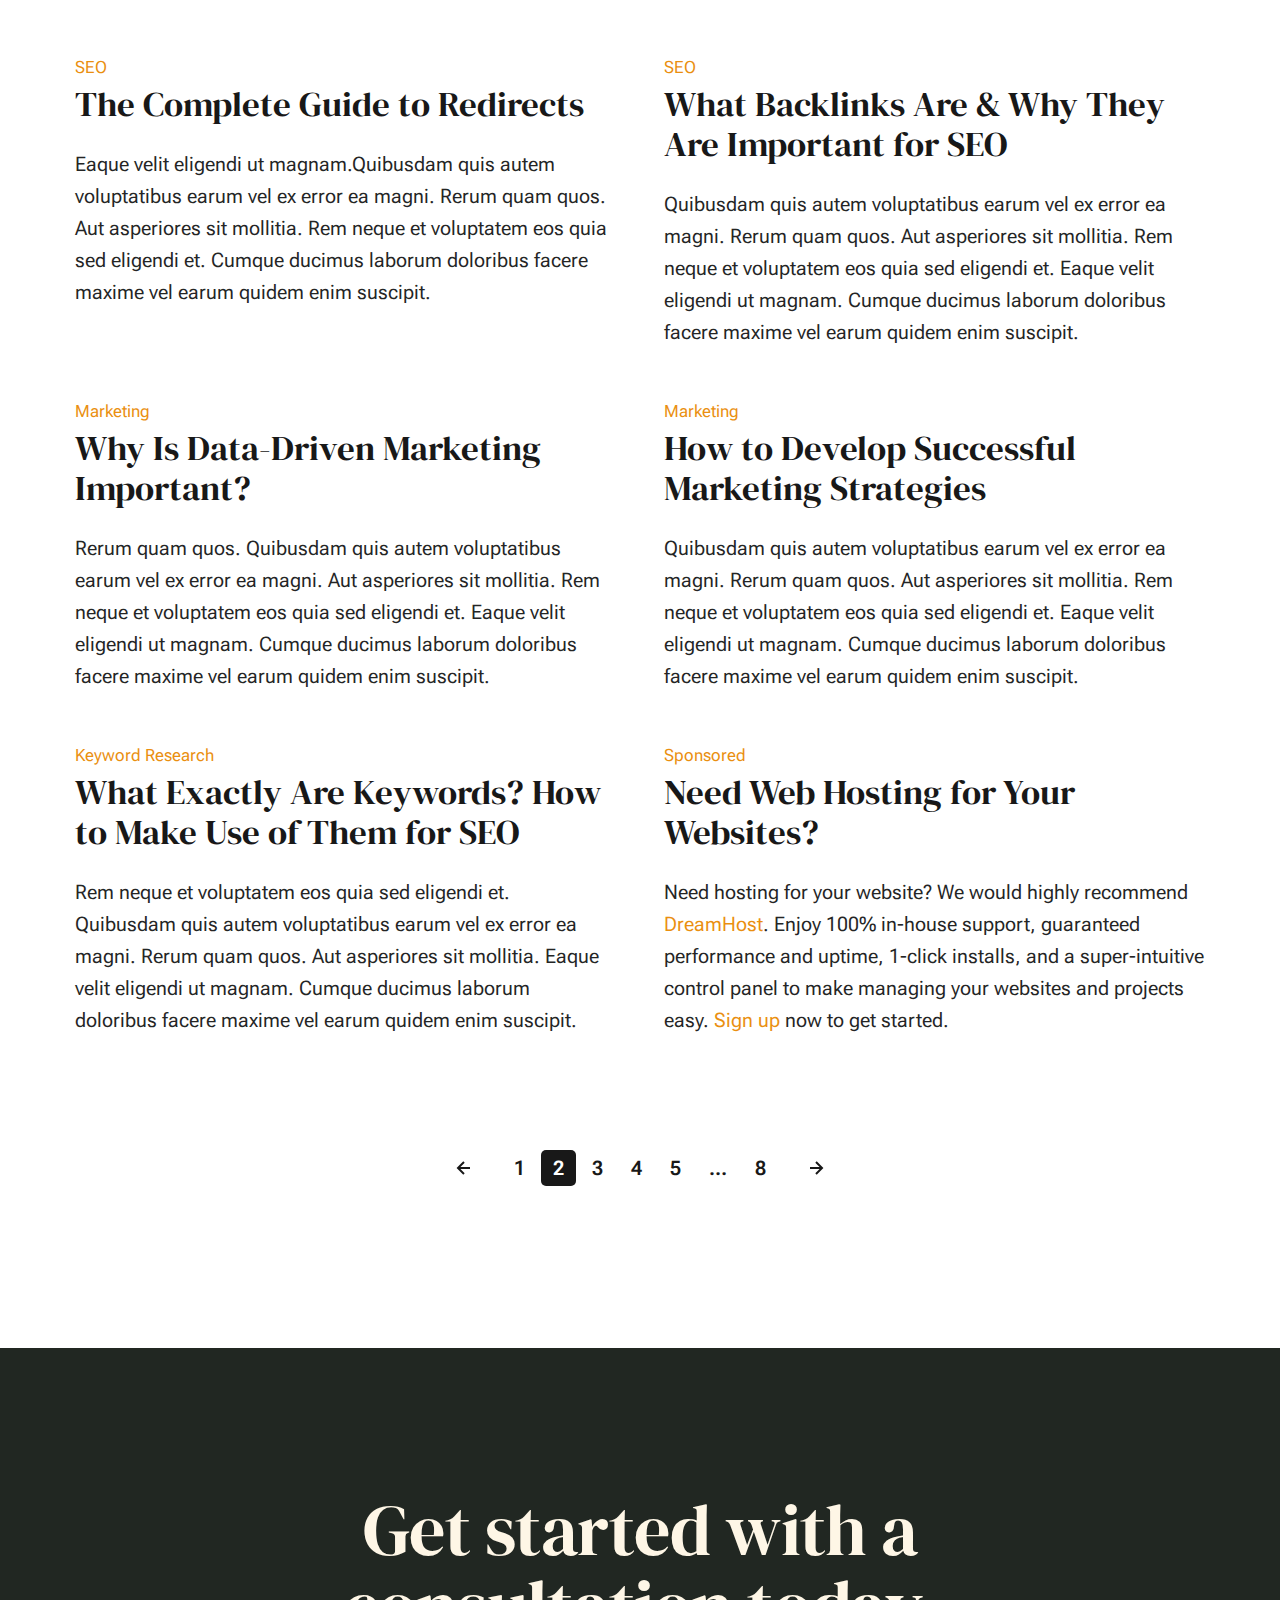
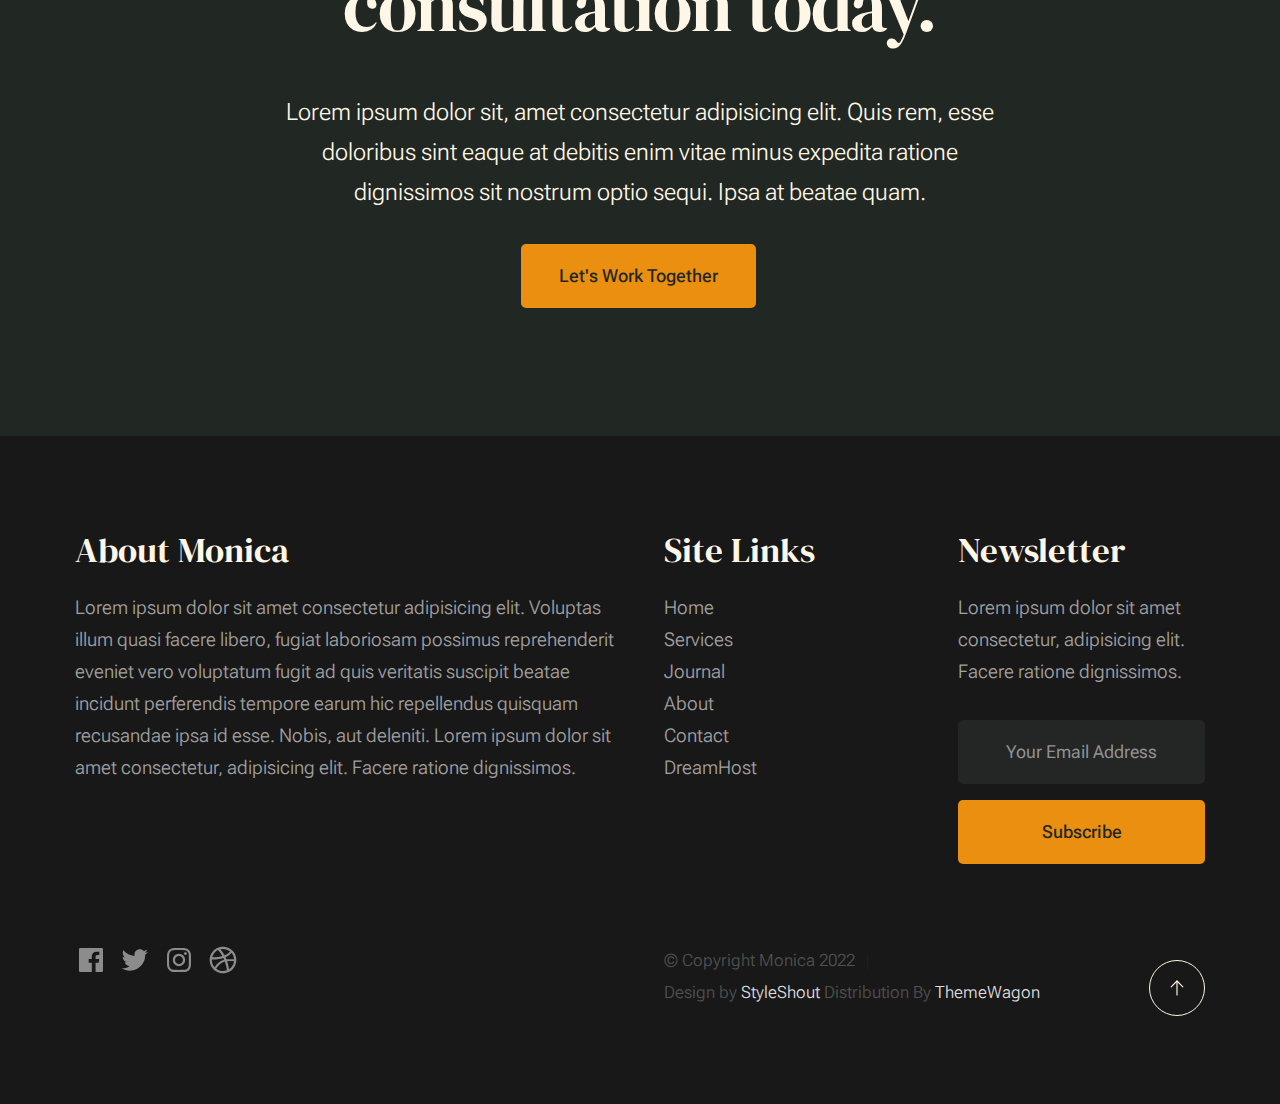
<file: blog.html>
<!DOCTYPE html>
<html lang="en" class="no-js" >
<head>

    <!--- basic page needs
    ================================================== -->
    <meta charset="utf-8">
    <meta name="viewport" content="width=device-width, initial-scale=1">
    <title>Blog - Monica</title>

    <script>
        document.documentElement.classList.remove('no-js');
        document.documentElement.classList.add('js');
    </script>

    <!-- CSS
    ================================================== -->
    <link rel="stylesheet" href="css/vendor.css">
    <link rel="stylesheet" href="css/styles.css">

    <!-- favicons
    ================================================== -->
    <link rel="apple-touch-icon" sizes="180x180" href="apple-touch-icon.png">
    <link rel="icon" type="image/png" sizes="32x32" href="favicon-32x32.png">
    <link rel="icon" type="image/png" sizes="16x16" href="favicon-16x16.png">
    <link rel="manifest" href="site.webmanifest">

</head>


<body id="top">


    <!-- preloader
    ================================================== -->
    <div id="preloader">
        <div id="loader" class="dots-fade">
            <div></div>
            <div></div>
            <div></div>
        </div>
    </div>


    <!-- page wrap
    ================================================== -->
    <div id="page" class="s-pagewrap">

        <!-- # site header 
        ================================================== -->
        <header class="s-header">

            <div class="row s-header__inner width-sixteen-col">

                <div class="s-header__block">
                    <div class="s-header__logo">
                        <a class="logo" href="index.html">
                            <img src="images/logo.svg" alt="Homepage">
                        </a>
                    </div>

                    <a class="s-header__menu-toggle" href="#0"><span>Menu</span></a>
                </div> <!-- end s-header__block -->

                <nav class="s-header__nav">
    
                    <ul class="s-header__menu-links">
                        <li><a href="about.html">About</a></li>
                        <li><a href="services.html">Services</a></li>
                        <li class="current"><a href="blog.html">Journal</a></li>
                        <li><a href="contact.html">Contact</a></li>
                    </ul> <!-- s-header__menu-links -->

                    <div class="s-header__contact">
                        <a href="contact.html" class="btn btn--primary s-header__contact-btn">Let's Work Together</a>                        
                    </div> <!-- s-header__contact -->
    
                </nav> <!-- end s-header__nav -->

            </div> <!-- end s-header__inner -->

        </header> <!-- end s-header -->


        <!-- # site main content
        ================================================== -->
        <section id="content" class="s-content">

               <section class="s-pageheader pageheader">
                    <div class="row">
                        <div class="column xl-12">
                            <h1 class="page-title">
                                <span class="page-title__small-type text-pretitle">My Blog</span>
                                Recent Writings
                            </h1>
                        </div>
                    </div>
               </section>   

               <section class="s-pagecontent pagecontent">

                    <div class="row">
                        <div class="column xl-12 grid-block">          
        
                            <!-- <div class="grid-full">         -->
                                <div class="grid-full grid-list-items">

                                    <div class="grid-list-items__item blog-card">
                                        <div class="blog-card__header">
                                            <div class="blog-card__cat-links">
                                                <a href="blog.html">Sponsored</a>
                                            </div>
                                            <h3 class="blog-card__title"><a href="https://www.dreamhost.com/r.cgi?287326">Need Web Hosting for Your Websites?</a></h3>
                                        </div>
                                        <div class="blog-card__text">
                                            <p>
                                            Need hosting for your website? We would highly recommend <a href="https://www.dreamhost.com/r.cgi?287326">DreamHost</a>.
                                            Enjoy 100% in-house support, guaranteed performance and uptime, 1-click installs, and a super-intuitive control 
                                            panel to make managing your websites and projects easy. <a href="https://www.dreamhost.com/r.cgi?287326">Sign up</a> now to get started.
                                            </p>
                                        </div>
                                    </div> <!-- end blog-card -->
                                    <div class="grid-list-items__item blog-card">
                                        <div class="blog-card__header">
                                            <div class="blog-card__cat-links">
                                                <a href="blog.html">SEO</a>
                                            </div>
                                            <h3 class="blog-card__title"><a href="single.html">7 SEO Factors to Consider for Better Website Ranking</a></h3>
                                        </div>
                                        <div class="blog-card__text">
                                            <p>
                                            Quibusdam quis autem voluptatibus earum vel ex error ea magni. Rerum quam quos. Aut asperiores 
                                            sit mollitia. Rem neque et voluptatem eos quia sed eligendi et. Eaque velit eligendi ut 
                                            magnam. Cumque ducimus laborum doloribus facere maxime vel earum quidem enim suscipit.
                                            </p>
                                        </div>
                                    </div> <!-- end blog-card -->
                                    <div class="grid-list-items__item blog-card">
                                        <div class="blog-card__header">
                                            <div class="blog-card__cat-links">
                                                <a href="blog.html">Web Design</a>
                                            </div>
                                            <h3 class="blog-card__title"><a href="single.html">5 Effective Web Design Principles</a></h3>
                                        </div>
                                        <div class="blog-card__text">
                                            <p>
                                            Lorem ipsum dolor sit amet consectetur, adipisicing elit. Rerum ullam et laborum aperiam. 
                                            Dignissimos quae voluptatibus ullam esse sapiente fugiat, rerum labore cupiditate obcaecati 
                                            dolore necessitatibus id magni rem officia dolor nam sit laudantium. Quo eaque eveniet quibusdam unde. 
                                            </p>
                                        </div>
                                    </div> <!-- end blog card -->
                                    <div class="grid-list-items__item blog-card">
                                        <div class="blog-card__header">
                                            <div class="blog-card__cat-links">
                                                <a href="blog.html">Productivity</a>
                                            </div>
                                            <h3 class="blog-card__title"><a href="single.html">The Advantages of Hiring a Consultant Rather Than An Employee Or An Agency</a></h3>
                                        </div>
                                        <div class="blog-card__text">
                                            <p>
                                            Rerum quam quos. Quibusdam quis autem voluptatibus earum vel ex error ea magni. Aut asperiores 
                                            sit mollitia. Rem neque et voluptatem eos quia sed eligendi et. Eaque velit eligendi ut 
                                            magnam. Cumque ducimus laborum doloribus facere maxime vel earum quidem enim suscipit.
                                            </p>
                                        </div>
                                    </div> <!-- end blog-card -->
                                    <div class="grid-list-items__item blog-card">
                                        <div class="blog-card__header">
                                            <div class="blog-card__cat-links">
                                                <a href="blog.html">Productivity</a>
                                            </div>
                                            <h3 class="blog-card__title"><a href="single.html">5 Marketing Productivity Apps for Your Team</a></h3>
                                        </div>
                                        <div class="blog-card__text">
                                            <p>
                                            Rerum quam quos. Quibusdam quis autem voluptatibus earum vel ex error ea magni. Aut asperiores 
                                            sit mollitia. Rem neque et voluptatem eos quia sed eligendi et. Eaque velit eligendi ut 
                                            magnam. Cumque ducimus laborum doloribus facere maxime vel earum quidem enim suscipit.
                                            </p>
                                        </div>
                                    </div> <!-- end blog-card -->
                                    <div class="grid-list-items__item blog-card">
                                        <div class="blog-card__header">
                                            <div class="blog-card__cat-links">
                                                <a href="blog.html">Marketing</a>
                                            </div>
                                            <h3 class="blog-card__title"><a href="single.html">How to Determine the Reach of Your Campaign</a></h3>
                                        </div>
                                        <div class="blog-card__text">
                                            <p>
                                            Quibusdam quis autem voluptatibus earum vel ex error ea magni. Rerum quam quos. Aut asperiores 
                                            sit mollitia. Rem neque et voluptatem eos quia sed eligendi et. Eaque velit eligendi ut 
                                            magnam. Cumque ducimus laborum doloribus facere maxime vel earum quidem enim suscipit.
                                            </p>
                                        </div>
                                    </div> <!-- end blog-card -->
                                    <div class="grid-list-items__item blog-card">
                                        <div class="blog-card__header">
                                            <div class="blog-card__cat-links">
                                                <a href="blog.html">SEO</a>
                                            </div>
                                            <h3 class="blog-card__title"><a href="single.html">The Complete Guide to Redirects</a></h3>
                                        </div>
                                        <div class="blog-card__text">
                                            <p>
                                            Eaque velit eligendi ut magnam.Quibusdam quis autem voluptatibus earum vel 
                                            ex error ea magni. Rerum quam quos. Aut asperiores sit mollitia. Rem neque et 
                                            voluptatem eos quia sed eligendi et. Cumque ducimus laborum doloribus facere maxime 
                                            vel earum quidem enim suscipit.
                                            </p>
                                        </div>
                                    </div> <!-- end blog card -->
                                    <div class="grid-list-items__item blog-card">
                                        <div class="blog-card__header">
                                            <div class="blog-card__cat-links">
                                                <a href="blog.html">SEO</a>
                                            </div>
                                            <h3 class="blog-card__title"><a href="single.html">What Backlinks Are & Why They Are Important for SEO</a></h3>
                                        </div>
                                        <div class="blog-card__text">
                                            <p>
                                            Quibusdam quis autem voluptatibus earum vel ex error ea magni. Rerum quam quos. Aut asperiores 
                                            sit mollitia. Rem neque et voluptatem eos quia sed eligendi et. Eaque velit eligendi ut 
                                            magnam. Cumque ducimus laborum doloribus facere maxime vel earum quidem enim suscipit.
                                            </p>
                                        </div>
                                    </div> <!-- end blog-card -->
                                    <div class="grid-list-items__item blog-card">
                                        <div class="blog-card__header">
                                            <div class="blog-card__cat-links">
                                                <a href="blog.html">Marketing</a>
                                            </div>
                                            <h3 class="blog-card__title"><a href="single.html">Why Is Data-Driven Marketing Important?</a></h3>
                                        </div>
                                        <div class="blog-card__text">
                                            <p>
                                            Rerum quam quos. Quibusdam quis autem voluptatibus earum vel ex error ea magni. Aut asperiores 
                                            sit mollitia. Rem neque et voluptatem eos quia sed eligendi et. Eaque velit eligendi ut 
                                            magnam. Cumque ducimus laborum doloribus facere maxime vel earum quidem enim suscipit.
                                            </p>
                                        </div>
                                    </div> <!-- end blog card -->
                                    <div class="grid-list-items__item blog-card">
                                        <div class="blog-card__header">
                                            <div class="blog-card__cat-links">
                                                <a href="blog.html">Marketing</a>
                                            </div>
                                            <h3 class="blog-card__title"><a href="single.html">How to Develop Successful Marketing Strategies</a></h3>
                                        </div>
                                        <div class="blog-card__text">
                                            <p>
                                            Quibusdam quis autem voluptatibus earum vel ex error ea magni. Rerum quam quos. Aut asperiores 
                                            sit mollitia. Rem neque et voluptatem eos quia sed eligendi et. Eaque velit eligendi ut 
                                            magnam. Cumque ducimus laborum doloribus facere maxime vel earum quidem enim suscipit.
                                            </p>
                                        </div>
                                    </div> <!-- end blog-card -->
                                    <div class="grid-list-items__item blog-card">
                                        <div class="blog-card__header">
                                            <div class="blog-card__cat-links">
                                                <a href="blog.html">Keyword Research</a>
                                            </div>
                                            <h3 class="blog-card__title"><a href="single.html">What Exactly Are Keywords? How to Make Use of Them for SEO</a></h3>
                                        </div>
                                        <div class="blog-card__text">
                                            <p>
                                            Rem neque et voluptatem eos quia sed eligendi et. Quibusdam quis autem voluptatibus earum vel ex error ea magni. 
                                            Rerum quam quos. Aut asperiores sit mollitia. Eaque velit eligendi ut 
                                            magnam. Cumque ducimus laborum doloribus facere maxime vel earum quidem enim suscipit.
                                            </p>
                                        </div>
                                    </div> <!-- end blog-card -->
                                    <div class="grid-list-items__item blog-card">
                                        <div class="blog-card__header">
                                            <div class="blog-card__cat-links">
                                                <a href="blog.html">Sponsored</a>
                                            </div>
                                            <h3 class="blog-card__title"><a href="https://www.dreamhost.com/r.cgi?287326">Need Web Hosting for Your Websites?</a></h3>
                                        </div>
                                        <div class="blog-card__text">
                                            <p>
                                            Need hosting for your website? We would highly recommend <a href="https://www.dreamhost.com/r.cgi?287326">DreamHost</a>.
                                            Enjoy 100% in-house support, guaranteed performance and uptime, 1-click installs, and a super-intuitive control 
                                            panel to make managing your websites and projects easy. <a href="https://www.dreamhost.com/r.cgi?287326">Sign up</a> now to get started.
                                            </p>
                                        </div>
                                    </div> <!-- end blog card -->
        
                                </div> <!-- grid-list-items -->
                            <!-- </div>     -->

                        </div> <!-- end grid-block-->
                    </div> <!-- end row -->

                    <!-- pagination -->
                    <div class="row navigation pagination">
                        <div class="column xl-12">
                            <nav class="pgn">
                                <ul>
                                    <li>
                                        <a class="pgn__prev" href="#0">
                                            <svg xmlns="http://www.w3.org/2000/svg" width="24" height="24" viewBox="0 0 24 24"><path d="M12.707 17.293L8.414 13H18v-2H8.414l4.293-4.293-1.414-1.414L4.586 12l6.707 6.707z"/></svg>
                                        </a>
                                    </li>
                                    <li><a class="pgn__num" href="#0">1</a></li>
                                    <li><span class="pgn__num current">2</span></li>
                                    <li><a class="pgn__num" href="#0">3</a></li>
                                    <li><a class="pgn__num" href="#0">4</a></li>
                                    <li><a class="pgn__num" href="#0">5</a></li>
                                    <li><span class="pgn__num dots">…</span></li>
                                    <li><a class="pgn__num" href="#0">8</a></li>
                                    <li>
                                        <a class="pgn__next" href="#0">
                                            <svg xmlns="http://www.w3.org/2000/svg" width="24" height="24" viewBox="0 0 24 24"><path d="M11.293 17.293l1.414 1.414L19.414 12l-6.707-6.707-1.414 1.414L15.586 11H6v2h9.586z"/></svg>
                                        </a>
                                    </li>
                                </ul>
                            </nav>
                        </div> <!-- end column -->
                    </div> <!-- end pagination -->

               </section>

        </section> <!-- s-content-->

        <!-- # cta
        ================================================== -->
        <section id="cta" class="s-cta">

            <div class="row row-x-center text-center">
                <div class="column xl-8 lg-12">

                    <div class="s-cta__content">
                        <h2 class="text-display-title">
                        Get started with a consultation today.
                        </h2>
                        <p class="lead">
                        Lorem ipsum dolor sit, amet consectetur adipisicing elit. Quis rem, esse doloribus sint eaque at debitis enim vitae minus expedita ratione dignissimos sit nostrum optio sequi. Ipsa at beatae quam.
                        </p>
                        <a href="contact.html" class="btn btn--primary">Let's Work Together</a>
                    </div>

                </div>
            </div>

        </section> <!-- end s-cta -->


        <!-- # footer 
        ================================================== -->
        <footer class="s-footer">
            <div class="row s-footer__content">
                <div class="column xl-6 lg-6 md-12 s-footer__block s-footer__about">                    
                    <h3>About Monica</h3>
                    <p>
                    Lorem ipsum dolor sit amet consectetur adipisicing elit. Voluptas illum quasi facere libero, 
                    fugiat laboriosam possimus reprehenderit eveniet vero voluptatum fugit ad quis veritatis suscipit beatae 
                    incidunt perferendis tempore earum hic repellendus quisquam recusandae ipsa id esse. Nobis, aut deleniti.
                    Lorem ipsum dolor sit amet consectetur, adipisicing elit. Facere ratione dignissimos.
                    </p>               
                </div>                
                <div class="column xl-3 lg-6 md-12 s-footer__block s-footer__site-links">
                    <h3>Site Links</h3>
                    <ul class="link-list">
                        <li><a href="index.html">Home</a></li>
                        <li><a href="services.html">Services</a></li>
                        <li><a href="blog.html">Journal</a></li>
                        <li><a href="about.html">About</a></li>
                        <li><a href="contact.html">Contact</a></li>
                        <li><a href="https://www.dreamhost.com/r.cgi?287326">DreamHost</a></li>
                    </ul>
                </div>
                <div class="column xl-3 lg-6 md-12 tab-12 s-footer__block s-footer__newsletter">
                    <h3>Newsletter</h3>

                    <p>
                    Lorem ipsum dolor sit amet consectetur, adipisicing elit. Facere ratione dignissimos.
                    </p>

                    <div class="subscribe-form">
                        <form id="mc-form" class="mc-form">
                            <input type="email" name="EMAIL" id="mce-EMAIL" class="u-fullwidth text-center" placeholder="Your Email Address" title="The domain portion of the email address is invalid (the portion after the @)." pattern="^([^\x00-\x20\x22\x28\x29\x2c\x2e\x3a-\x3c\x3e\x40\x5b-\x5d\x7f-\xff]+|\x22([^\x0d\x22\x5c\x80-\xff]|\x5c[\x00-\x7f])*\x22)(\x2e([^\x00-\x20\x22\x28\x29\x2c\x2e\x3a-\x3c\x3e\x40\x5b-\x5d\x7f-\xff]+|\x22([^\x0d\x22\x5c\x80-\xff]|\x5c[\x00-\x7f])*\x22))*\x40([^\x00-\x20\x22\x28\x29\x2c\x2e\x3a-\x3c\x3e\x40\x5b-\x5d\x7f-\xff]+|\x5b([^\x0d\x5b-\x5d\x80-\xff]|\x5c[\x00-\x7f])*\x5d)(\x2e([^\x00-\x20\x22\x28\x29\x2c\x2e\x3a-\x3c\x3e\x40\x5b-\x5d\x7f-\xff]+|\x5b([^\x0d\x5b-\x5d\x80-\xff]|\x5c[\x00-\x7f])*\x5d))*(\.\w{2,})+$" required>
                            <input type="submit" name="subscribe" value="Subscribe" class="btn btn--primary btn--small u-fullwidth">
                            <!-- <div style="position: absolute; left: -5000px;" aria-hidden="true"><input type="text" name="b_cdb7b577e41181934ed6a6a44_9a91cfe7b3" tabindex="-1" value=""></div> -->
                            <div class="mc-status"></div>
                        </form>
                    </div>
                </div>
            </div>    
            
            <div class="row s-footer__bottom">
                <div class="column xl-6 lg-12">
                    <ul class="s-footer__social social-list">
                        <li>
                            <a href="#0">
                                <svg xmlns="http://www.w3.org/2000/svg" width="24" height="24" viewBox="0 0 24 24" style="fill:rgba(0, 0, 0, 1);transform:;-ms-filter:"><path d="M20,3H4C3.447,3,3,3.448,3,4v16c0,0.552,0.447,1,1,1h8.615v-6.96h-2.338v-2.725h2.338v-2c0-2.325,1.42-3.592,3.5-3.592 c0.699-0.002,1.399,0.034,2.095,0.107v2.42h-1.435c-1.128,0-1.348,0.538-1.348,1.325v1.735h2.697l-0.35,2.725h-2.348V21H20 c0.553,0,1-0.448,1-1V4C21,3.448,20.553,3,20,3z"></path></svg>
                                <span class="u-screen-reader-text">Facebook</span>
                            </a>
                        </li>
                        <li>
                            <a href="#0">
                                <svg xmlns="http://www.w3.org/2000/svg" width="24" height="24" viewBox="0 0 24 24" style="fill:rgba(0, 0, 0, 1);transform:;-ms-filter:"><path d="M19.633,7.997c0.013,0.175,0.013,0.349,0.013,0.523c0,5.325-4.053,11.461-11.46,11.461c-2.282,0-4.402-0.661-6.186-1.809 c0.324,0.037,0.636,0.05,0.973,0.05c1.883,0,3.616-0.636,5.001-1.721c-1.771-0.037-3.255-1.197-3.767-2.793 c0.249,0.037,0.499,0.062,0.761,0.062c0.361,0,0.724-0.05,1.061-0.137c-1.847-0.374-3.23-1.995-3.23-3.953v-0.05 c0.537,0.299,1.16,0.486,1.82,0.511C3.534,9.419,2.823,8.184,2.823,6.787c0-0.748,0.199-1.434,0.548-2.032 c1.983,2.443,4.964,4.04,8.306,4.215c-0.062-0.3-0.1-0.611-0.1-0.923c0-2.22,1.796-4.028,4.028-4.028 c1.16,0,2.207,0.486,2.943,1.272c0.91-0.175,1.782-0.512,2.556-0.973c-0.299,0.935-0.936,1.721-1.771,2.22 c0.811-0.088,1.597-0.312,2.319-0.624C21.104,6.712,20.419,7.423,19.633,7.997z"></path></svg>
                                <span class="u-screen-reader-text">Twitter</span>
                            </a>
                        </li>
                        <li>
                            <a href="#0">
                                <svg xmlns="http://www.w3.org/2000/svg" width="24" height="24" viewBox="0 0 24 24" style="fill:rgba(0, 0, 0, 1);transform:;-ms-filter:"><path d="M11.999,7.377c-2.554,0-4.623,2.07-4.623,4.623c0,2.554,2.069,4.624,4.623,4.624c2.552,0,4.623-2.07,4.623-4.624 C16.622,9.447,14.551,7.377,11.999,7.377L11.999,7.377z M11.999,15.004c-1.659,0-3.004-1.345-3.004-3.003 c0-1.659,1.345-3.003,3.004-3.003s3.002,1.344,3.002,3.003C15.001,13.659,13.658,15.004,11.999,15.004L11.999,15.004z"></path><circle cx="16.806" cy="7.207" r="1.078"></circle><path d="M20.533,6.111c-0.469-1.209-1.424-2.165-2.633-2.632c-0.699-0.263-1.438-0.404-2.186-0.42 c-0.963-0.042-1.268-0.054-3.71-0.054s-2.755,0-3.71,0.054C7.548,3.074,6.809,3.215,6.11,3.479C4.9,3.946,3.945,4.902,3.477,6.111 c-0.263,0.7-0.404,1.438-0.419,2.186c-0.043,0.962-0.056,1.267-0.056,3.71c0,2.442,0,2.753,0.056,3.71 c0.015,0.748,0.156,1.486,0.419,2.187c0.469,1.208,1.424,2.164,2.634,2.632c0.696,0.272,1.435,0.426,2.185,0.45 c0.963,0.042,1.268,0.055,3.71,0.055s2.755,0,3.71-0.055c0.747-0.015,1.486-0.157,2.186-0.419c1.209-0.469,2.164-1.424,2.633-2.633 c0.263-0.7,0.404-1.438,0.419-2.186c0.043-0.962,0.056-1.267,0.056-3.71s0-2.753-0.056-3.71C20.941,7.57,20.801,6.819,20.533,6.111z M19.315,15.643c-0.007,0.576-0.111,1.147-0.311,1.688c-0.305,0.787-0.926,1.409-1.712,1.711c-0.535,0.199-1.099,0.303-1.67,0.311 c-0.95,0.044-1.218,0.055-3.654,0.055c-2.438,0-2.687,0-3.655-0.055c-0.569-0.007-1.135-0.112-1.669-0.311 c-0.789-0.301-1.414-0.923-1.719-1.711c-0.196-0.534-0.302-1.099-0.311-1.669c-0.043-0.95-0.053-1.218-0.053-3.654 c0-2.437,0-2.686,0.053-3.655c0.007-0.576,0.111-1.146,0.311-1.687c0.305-0.789,0.93-1.41,1.719-1.712 c0.534-0.198,1.1-0.303,1.669-0.311c0.951-0.043,1.218-0.055,3.655-0.055c2.437,0,2.687,0,3.654,0.055 c0.571,0.007,1.135,0.112,1.67,0.311c0.786,0.303,1.407,0.925,1.712,1.712c0.196,0.534,0.302,1.099,0.311,1.669 c0.043,0.951,0.054,1.218,0.054,3.655c0,2.436,0,2.698-0.043,3.654H19.315z"></path></svg>
                                <span class="u-screen-reader-text">Instagram</span>
                            </a>
                        </li>
                        <li>
                            <a href="#0">
                                <svg xmlns="http://www.w3.org/2000/svg" width="24" height="24" viewBox="0 0 24 24" style="fill: rgba(0, 0, 0, 1);transform: ;msFilter:;"><path d="M20.66 6.98a9.932 9.932 0 0 0-3.641-3.64C15.486 2.447 13.813 2 12 2s-3.486.447-5.02 1.34c-1.533.893-2.747 2.107-3.64 3.64S2 10.187 2 12s.446 3.487 1.34 5.02a9.924 9.924 0 0 0 3.641 3.64C8.514 21.553 10.187 22 12 22s3.486-.447 5.02-1.34a9.932 9.932 0 0 0 3.641-3.64C21.554 15.487 22 13.813 22 12s-.446-3.487-1.34-5.02zM12 3.66c2 0 3.772.64 5.32 1.919-.92 1.174-2.286 2.14-4.1 2.9-1.002-1.813-2.088-3.327-3.261-4.54A7.715 7.715 0 0 1 12 3.66zM5.51 6.8a8.116 8.116 0 0 1 2.711-2.22c1.212 1.201 2.325 2.7 3.34 4.5-2 .6-4.114.9-6.341.9-.573 0-1.006-.013-1.3-.04A8.549 8.549 0 0 1 5.51 6.8zM3.66 12c0-.054.003-.12.01-.2.007-.08.01-.146.01-.2.254.014.641.02 1.161.02 2.666 0 5.146-.367 7.439-1.1.187.373.381.793.58 1.26-1.32.293-2.674 1.006-4.061 2.14S6.4 16.247 5.76 17.5c-1.4-1.587-2.1-3.42-2.1-5.5zM12 20.34c-1.894 0-3.594-.587-5.101-1.759.601-1.187 1.524-2.322 2.771-3.401 1.246-1.08 2.483-1.753 3.71-2.02a29.441 29.441 0 0 1 1.56 6.62 8.166 8.166 0 0 1-2.94.56zm7.08-3.96a8.351 8.351 0 0 1-2.58 2.621c-.24-2.08-.7-4.107-1.379-6.081.932-.066 1.765-.1 2.5-.1.799 0 1.686.034 2.659.1a8.098 8.098 0 0 1-1.2 3.46zm-1.24-5c-1.16 0-2.233.047-3.22.14a27.053 27.053 0 0 0-.68-1.62c2.066-.906 3.532-2.006 4.399-3.3 1.2 1.414 1.854 3.027 1.96 4.84-.812-.04-1.632-.06-2.459-.06z"></path></svg>
                                <span class="u-screen-reader-text">Dribbble</span>
                            </a>
                        </li>
                    </ul> <!-- end s-footer__social -->
                </div>
                <div class="column xl-6 lg-12">
                    <p class="ss-copyright">
                        <span>© Copyright Monica 2022</span> 
                        <span>Design by <a href="https://www.styleshout.com/">StyleShout</a> Distribution By <a href="https://themewagon.com">ThemeWagon</a></span>
                    </p>
                </div>

                <div class="ss-go-top">
                    <a class="smoothscroll" title="Back to Top" href="#top">
                        <svg xmlns="http://www.w3.org/2000/svg" viewBox="0 0 24 24" width="36" height="36" fill="none" stroke="#ffffff" stroke-width="1" stroke-linecap="round" stroke-linejoin="round">&lt;!--!  Atomicons Free 1.00 by @atisalab License - https://atomicons.com/license/ (Icons: CC BY 4.0) Copyright 2021 Atomicons --&gt;<polyline points="17 11 12 6 7 11"></polyline><line x1="12" y1="18" x2="12" y2="6"></line></svg>
                    </a>
                </div> <!-- end ss-go-top -->
            </div>
            
        </footer> <!-- end s-footer -->

    </div> <!-- end page-wrap -->

    <!-- Java Script
    ================================================== -->
    <script src="js/plugins.js"></script>
    <script src="js/main.js"></script>

</body>
</html>
</file>
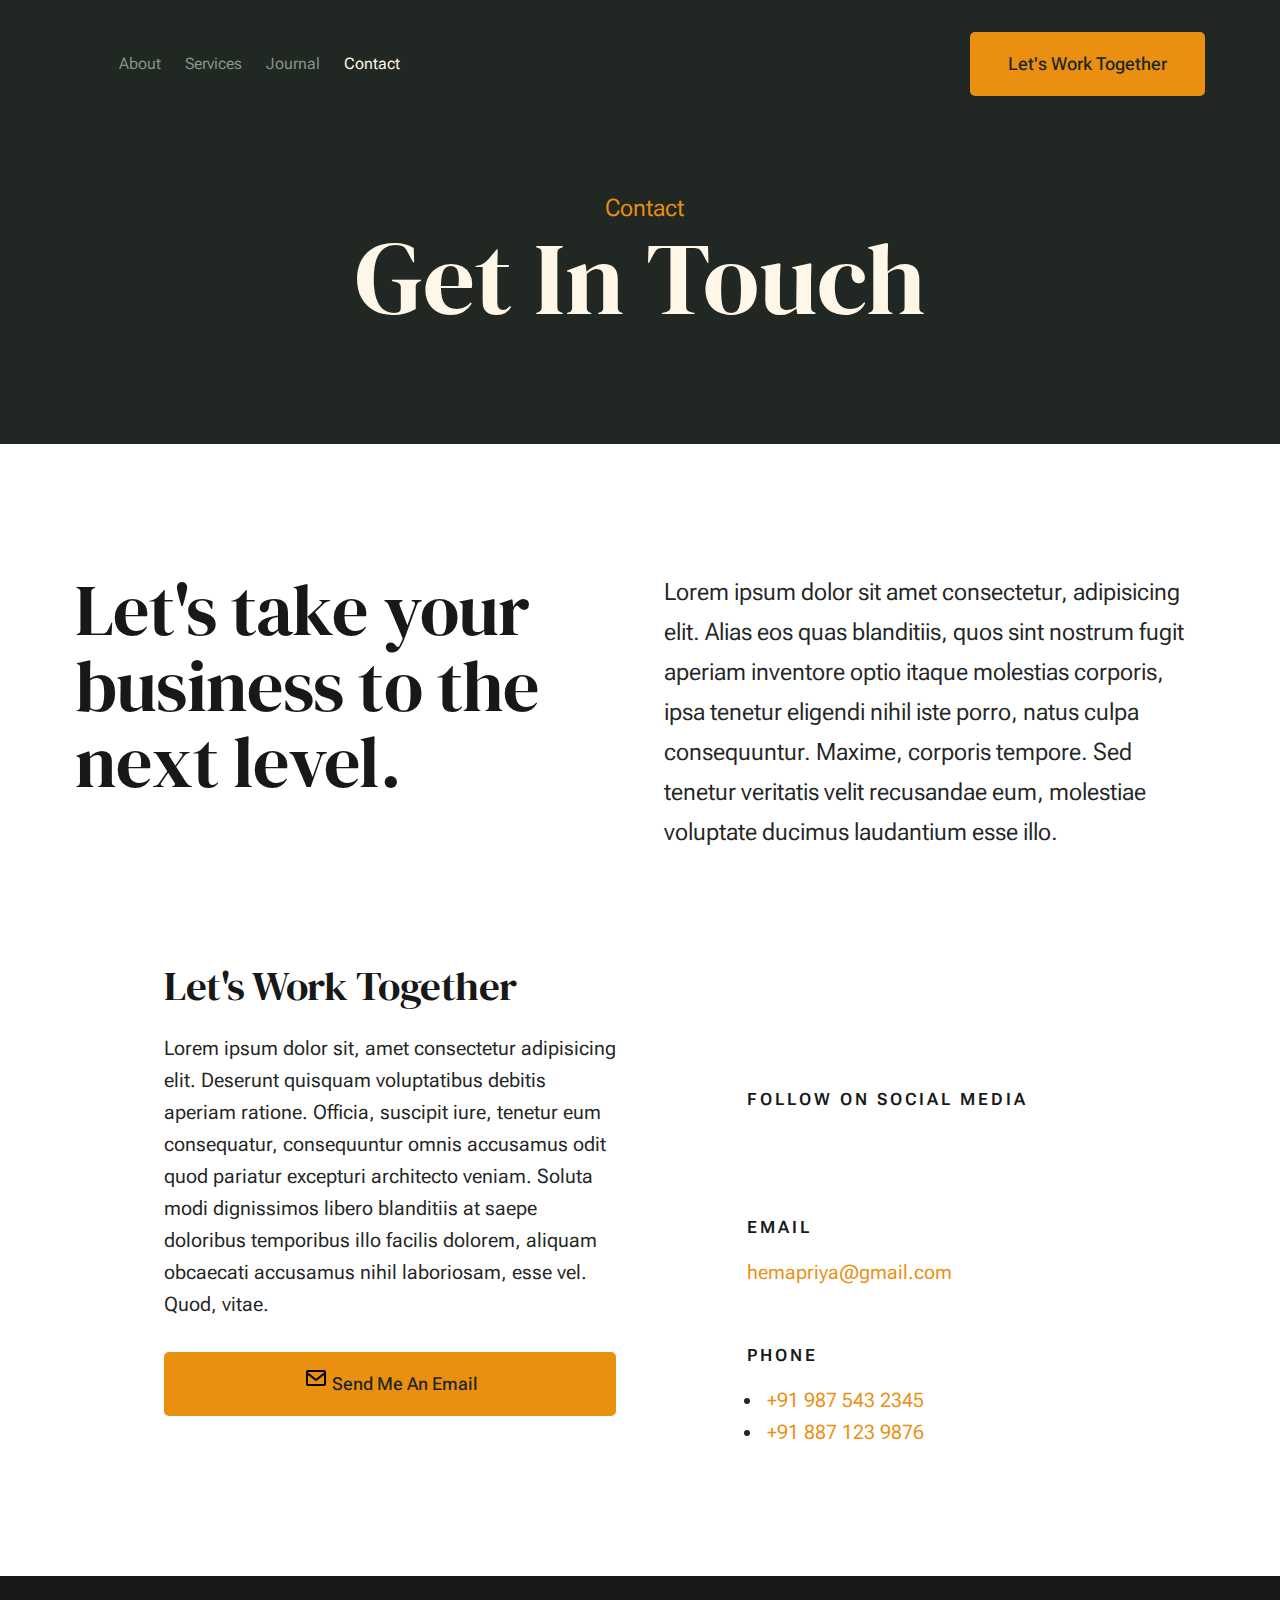
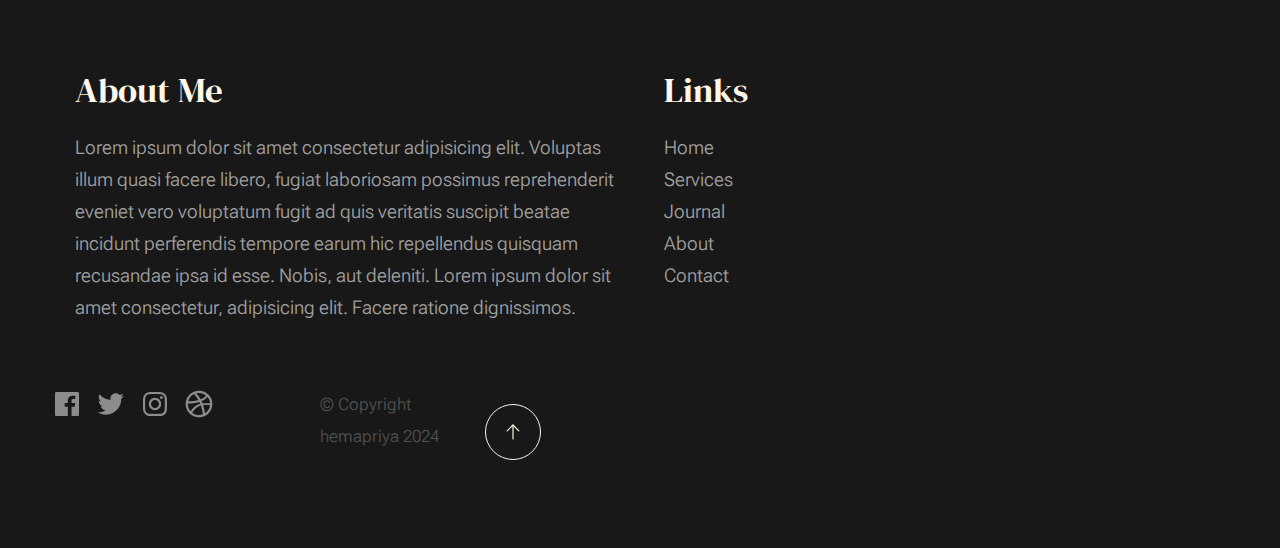
<file: contact.html>
<!DOCTYPE html>
<html lang="en" class="no-js" >
<head>

    <!--- basic page needs
    ================================================== -->
    <meta charset="utf-8">
    <meta name="viewport" content="width=device-width, initial-scale=1">
    <title>Contact - Hemapriya</title>

    <script>
        document.documentElement.classList.remove('no-js');
        document.documentElement.classList.add('js');
    </script>

    <!-- CSS
    ================================================== -->
    <link rel="stylesheet" href="css/vendor.css">
    <link rel="stylesheet" href="css/styles.css">

    <!-- favicons
    ================================================== -->
    <link rel="apple-touch-icon" sizes="180x180" href="apple-touch-icon.png">
    <link rel="icon" type="image/png" sizes="32x32" href="favicon-32x32.png">
    <link rel="icon" type="image/png" sizes="16x16" href="favicon-16x16.png">
    <link rel="manifest" href="site.webmanifest">

</head>


<body id="top">


    <!-- preloader
    ================================================== -->
    <div id="preloader">
        <div id="loader" class="dots-fade">
            <div></div>
            <div></div>
            <div></div>
        </div>
    </div>


    <!-- page wrap
    ================================================== -->
    <div id="page" class="s-pagewrap">


        <!-- # site header 
        ================================================== -->
        <header class="s-header">
            <div class="row s-header__inner width-sixteen-col">

                <div class="s-header__block">
                    <div class="s-header__logo">
                        <a class="logo" href="index.html">
                            
                        </a>
                    </div>

                    <a class="s-header__menu-toggle" href="#0"><span>Hemapriya</span></a>
                </div> <!-- end s-header__block -->

                <nav class="s-header__nav">
    
                    <ul class="s-header__menu-links">
                        <li><a href="about.html">About</a></li>
                        <li><a href="services.html">Services</a></li>
                        <li><a href="blog.html">Journal</a></li>
                        <li class="current"><a href="contact.html">Contact</a></li>
                    </ul> <!-- s-header__menu-links -->

                    <div class="s-header__contact">
                        <a href="contact.html" class="btn btn--primary s-header__contact-btn">Let's Work Together</a>                        
                    </div> <!-- s-header__contact -->
    
                </nav> <!-- end s-header__nav -->

            </div> <!-- end s-header__inner -->
        </header> <!-- end s-header -->


        <!-- # site main content
        ================================================== -->
        <section id="content" class="s-content">

               <section class="s-pageheader pageheader">
                    <div class="row">
                        <div class="column xl-12">
                            <h5 class="page-title">
                                <span class="page-title__small-type text-pretitle">Contact</span>
                                Get In Touch
                            </h5>                            
                        </div>
                    </div>
               </section> <!--pageheader -->  

               <section class="s-pagecontent pagecontent">

                    <div class="row pageintro">
                        <div class="column xl-6 lg-12">
                            <h2 class="text-display-title">Let's take your business to the next level.</h2>
                        </div>
                        <div class="column xl-6 lg-12 u-flexitem-x-right">
                            <p class="lead">
                            Lorem ipsum dolor sit amet consectetur, adipisicing elit. Alias eos quas blanditiis, quos sint nostrum fugit aperiam 
                            inventore optio itaque molestias corporis, ipsa tenetur eligendi nihil iste porro, natus culpa consequuntur. Maxime, 
                            corporis tempore. Sed tenetur veritatis velit recusandae eum, molestiae voluptate ducimus laudantium esse illo. 
                            </p>
                        </div>                       
                    </div> <!-- pageintro -->   
                    
                   
                    <div class="row width-narrower pagemain">
                        <div class="column xl-12">
                            <h2>Let's Work Together</h2>

                            <div class="row">
                                <div class="column xl-6 md-12 contact-cta">     
                                    <p>
                                    Lorem ipsum dolor sit, amet consectetur adipisicing elit. Deserunt quisquam voluptatibus debitis aperiam ratione. Officia, 
                                    suscipit iure, tenetur eum consequatur, consequuntur omnis accusamus odit quod pariatur excepturi architecto veniam. Soluta 
                                    modi dignissimos libero blanditiis at saepe doloribus temporibus illo facilis dolorem, aliquam obcaecati accusamus nihil 
                                    laboriosam, esse vel. Quod, vitae.
                                    </p>
        
                                    <a href="mailto:#0" class="btn btn--primary u-fullwidth contact-btn">
                                        <svg xmlns="http://www.w3.org/2000/svg" width="24" height="24" viewBox="0 0 24 24" style="fill: rgba(0, 0, 0, 1);transform: ;msFilter:;"><path d="M20 4H4c-1.103 0-2 .897-2 2v12c0 1.103.897 2 2 2h16c1.103 0 2-.897 2-2V6c0-1.103-.897-2-2-2zm0 2v.511l-8 6.223-8-6.222V6h16zM4 18V9.044l7.386 5.745a.994.994 0 0 0 1.228 0L20 9.044 20.002 18H4z"></path></svg>
                                        Send Me An Email
                                    </a>
                                </div> 
                                <div class="column xl-5 md-12 u-flexitem-x-right">

                                    <div class="contact-block">
                                        <h6>Follow On Social Media</h6>
                                        <ul class="contact-social social-list">
                                            <li>
                                                <a href="#0">
                                                    <svg xmlns="http://www.w3.org/2000/svg" width="24" height="24" viewBox="0 0 24 24" style="fill:rgba(0, 0, 0, 1);transform:;-ms-filter:"><path d="M20,3H4C3.447,3,3,3.448,3,4v16c0,0.552,0.447,1,1,1h8.615v-6.96h-2.338v-2.725h2.338v-2c0-2.325,1.42-3.592,3.5-3.592 c0.699-0.002,1.399,0.034,2.095,0.107v2.42h-1.435c-1.128,0-1.348,0.538-1.348,1.325v1.735h2.697l-0.35,2.725h-2.348V21H20 c0.553,0,1-0.448,1-1V4C21,3.448,20.553,3,20,3z"></path></svg>
                                                    <span class="u-screen-reader-text">Facebook</span>
                                                </a>
                                            </li>
                                            <li>
                                                <a href="#0">
                                                    <svg xmlns="http://www.w3.org/2000/svg" width="24" height="24" viewBox="0 0 24 24" style="fill:rgba(0, 0, 0, 1);transform:;-ms-filter:"><path d="M19.633,7.997c0.013,0.175,0.013,0.349,0.013,0.523c0,5.325-4.053,11.461-11.46,11.461c-2.282,0-4.402-0.661-6.186-1.809 c0.324,0.037,0.636,0.05,0.973,0.05c1.883,0,3.616-0.636,5.001-1.721c-1.771-0.037-3.255-1.197-3.767-2.793 c0.249,0.037,0.499,0.062,0.761,0.062c0.361,0,0.724-0.05,1.061-0.137c-1.847-0.374-3.23-1.995-3.23-3.953v-0.05 c0.537,0.299,1.16,0.486,1.82,0.511C3.534,9.419,2.823,8.184,2.823,6.787c0-0.748,0.199-1.434,0.548-2.032 c1.983,2.443,4.964,4.04,8.306,4.215c-0.062-0.3-0.1-0.611-0.1-0.923c0-2.22,1.796-4.028,4.028-4.028 c1.16,0,2.207,0.486,2.943,1.272c0.91-0.175,1.782-0.512,2.556-0.973c-0.299,0.935-0.936,1.721-1.771,2.22 c0.811-0.088,1.597-0.312,2.319-0.624C21.104,6.712,20.419,7.423,19.633,7.997z"></path></svg>
                                                    <span class="u-screen-reader-text">Twitter</span>
                                                </a>
                                            </li>
                                            <li>
                                                <a href="#0">
                                                    <svg xmlns="http://www.w3.org/2000/svg" width="24" height="24" viewBox="0 0 24 24" style="fill:rgba(0, 0, 0, 1);transform:;-ms-filter:"><path d="M11.999,7.377c-2.554,0-4.623,2.07-4.623,4.623c0,2.554,2.069,4.624,4.623,4.624c2.552,0,4.623-2.07,4.623-4.624 C16.622,9.447,14.551,7.377,11.999,7.377L11.999,7.377z M11.999,15.004c-1.659,0-3.004-1.345-3.004-3.003 c0-1.659,1.345-3.003,3.004-3.003s3.002,1.344,3.002,3.003C15.001,13.659,13.658,15.004,11.999,15.004L11.999,15.004z"></path><circle cx="16.806" cy="7.207" r="1.078"></circle><path d="M20.533,6.111c-0.469-1.209-1.424-2.165-2.633-2.632c-0.699-0.263-1.438-0.404-2.186-0.42 c-0.963-0.042-1.268-0.054-3.71-0.054s-2.755,0-3.71,0.054C7.548,3.074,6.809,3.215,6.11,3.479C4.9,3.946,3.945,4.902,3.477,6.111 c-0.263,0.7-0.404,1.438-0.419,2.186c-0.043,0.962-0.056,1.267-0.056,3.71c0,2.442,0,2.753,0.056,3.71 c0.015,0.748,0.156,1.486,0.419,2.187c0.469,1.208,1.424,2.164,2.634,2.632c0.696,0.272,1.435,0.426,2.185,0.45 c0.963,0.042,1.268,0.055,3.71,0.055s2.755,0,3.71-0.055c0.747-0.015,1.486-0.157,2.186-0.419c1.209-0.469,2.164-1.424,2.633-2.633 c0.263-0.7,0.404-1.438,0.419-2.186c0.043-0.962,0.056-1.267,0.056-3.71s0-2.753-0.056-3.71C20.941,7.57,20.801,6.819,20.533,6.111z M19.315,15.643c-0.007,0.576-0.111,1.147-0.311,1.688c-0.305,0.787-0.926,1.409-1.712,1.711c-0.535,0.199-1.099,0.303-1.67,0.311 c-0.95,0.044-1.218,0.055-3.654,0.055c-2.438,0-2.687,0-3.655-0.055c-0.569-0.007-1.135-0.112-1.669-0.311 c-0.789-0.301-1.414-0.923-1.719-1.711c-0.196-0.534-0.302-1.099-0.311-1.669c-0.043-0.95-0.053-1.218-0.053-3.654 c0-2.437,0-2.686,0.053-3.655c0.007-0.576,0.111-1.146,0.311-1.687c0.305-0.789,0.93-1.41,1.719-1.712 c0.534-0.198,1.1-0.303,1.669-0.311c0.951-0.043,1.218-0.055,3.655-0.055c2.437,0,2.687,0,3.654,0.055 c0.571,0.007,1.135,0.112,1.67,0.311c0.786,0.303,1.407,0.925,1.712,1.712c0.196,0.534,0.302,1.099,0.311,1.669 c0.043,0.951,0.054,1.218,0.054,3.655c0,2.436,0,2.698-0.043,3.654H19.315z"></path></svg>
                                                    <span class="u-screen-reader-text">Instagram</span>
                                                </a>
                                            </li>
                                            <li>
                                                <a href="#0">
                                                    <svg xmlns="http://www.w3.org/2000/svg" width="24" height="24" viewBox="0 0 24 24" style="fill: rgba(0, 0, 0, 1);transform: ;msFilter:;"><path d="M20.66 6.98a9.932 9.932 0 0 0-3.641-3.64C15.486 2.447 13.813 2 12 2s-3.486.447-5.02 1.34c-1.533.893-2.747 2.107-3.64 3.64S2 10.187 2 12s.446 3.487 1.34 5.02a9.924 9.924 0 0 0 3.641 3.64C8.514 21.553 10.187 22 12 22s3.486-.447 5.02-1.34a9.932 9.932 0 0 0 3.641-3.64C21.554 15.487 22 13.813 22 12s-.446-3.487-1.34-5.02zM12 3.66c2 0 3.772.64 5.32 1.919-.92 1.174-2.286 2.14-4.1 2.9-1.002-1.813-2.088-3.327-3.261-4.54A7.715 7.715 0 0 1 12 3.66zM5.51 6.8a8.116 8.116 0 0 1 2.711-2.22c1.212 1.201 2.325 2.7 3.34 4.5-2 .6-4.114.9-6.341.9-.573 0-1.006-.013-1.3-.04A8.549 8.549 0 0 1 5.51 6.8zM3.66 12c0-.054.003-.12.01-.2.007-.08.01-.146.01-.2.254.014.641.02 1.161.02 2.666 0 5.146-.367 7.439-1.1.187.373.381.793.58 1.26-1.32.293-2.674 1.006-4.061 2.14S6.4 16.247 5.76 17.5c-1.4-1.587-2.1-3.42-2.1-5.5zM12 20.34c-1.894 0-3.594-.587-5.101-1.759.601-1.187 1.524-2.322 2.771-3.401 1.246-1.08 2.483-1.753 3.71-2.02a29.441 29.441 0 0 1 1.56 6.62 8.166 8.166 0 0 1-2.94.56zm7.08-3.96a8.351 8.351 0 0 1-2.58 2.621c-.24-2.08-.7-4.107-1.379-6.081.932-.066 1.765-.1 2.5-.1.799 0 1.686.034 2.659.1a8.098 8.098 0 0 1-1.2 3.46zm-1.24-5c-1.16 0-2.233.047-3.22.14a27.053 27.053 0 0 0-.68-1.62c2.066-.906 3.532-2.006 4.399-3.3 1.2 1.414 1.854 3.027 1.96 4.84-.812-.04-1.632-.06-2.459-.06z"></path></svg>
                                                    <span class="u-screen-reader-text">Dribbble</span>
                                                </a>
                                            </li>
                                        </ul> <!-- end s-footer__social -->
                                    </div>

                                    <div class="contact-block">
                                        <h6>Email</h6>
                                        <a href="mailto:#0">hemapriya@gmail.com</a>
                                    </div>

                                    <div class="contact-block">
                                        <h6>Phone</h6>
                                        <ul class="contact-list">
                                            <li><a href="tel:197-543-2345">+91 987 543 2345</a></li>
                                            <li><a href="tel:197-123-9876">+91 887 123 9876</a></li>
                                        </ul>
                                    </div>

                                </div>
                            </div>
                        </div>                        
                    </div> <!-- end pagemain -->

               </section> <!-- pagecontent -->

             
        </section> <!-- s-content-->

        <!-- # footer 
        ================================================== -->
        <footer class="s-footer">
            <div class="row s-footer__content">
                <div class="column xl-6 lg-6 md-12 s-footer__block s-footer__about">                    
                    <h3>About Me</h3>
                    <p>
                    Lorem ipsum dolor sit amet consectetur adipisicing elit. Voluptas illum quasi facere libero, 
                    fugiat laboriosam possimus reprehenderit eveniet vero voluptatum fugit ad quis veritatis suscipit beatae 
                    incidunt perferendis tempore earum hic repellendus quisquam recusandae ipsa id esse. Nobis, aut deleniti.
                    Lorem ipsum dolor sit amet consectetur, adipisicing elit. Facere ratione dignissimos.
                    </p>               
                </div>                
                <div class="column xl-3 lg-6 md-12 s-footer__block s-footer__site-links">
                    <h3>Links</h3>
                    <ul class="link-list">
                        <li><a href="index.html">Home</a></li>
                        <li><a href="services.html">Services</a></li>
                        <li><a href="blog.html">Journal</a></li>
                        <li><a href="about.html">About</a></li>
                        <li><a href="contact.html">Contact</a></li>
                        </ul>
                </div>
            
            <div class="row s-footer__bottom">
                <div class="column xl-6 lg-12">
                    <ul class="s-footer__social social-list">
                        <li>
                            <a href="#0">
                                <svg xmlns="http://www.w3.org/2000/svg" width="24" height="24" viewBox="0 0 24 24" style="fill:rgba(0, 0, 0, 1);transform:;-ms-filter:"><path d="M20,3H4C3.447,3,3,3.448,3,4v16c0,0.552,0.447,1,1,1h8.615v-6.96h-2.338v-2.725h2.338v-2c0-2.325,1.42-3.592,3.5-3.592 c0.699-0.002,1.399,0.034,2.095,0.107v2.42h-1.435c-1.128,0-1.348,0.538-1.348,1.325v1.735h2.697l-0.35,2.725h-2.348V21H20 c0.553,0,1-0.448,1-1V4C21,3.448,20.553,3,20,3z"></path></svg>
                                <span class="u-screen-reader-text">Facebook</span>
                            </a>
                        </li>
                        <li>
                            <a href="#0">
                                <svg xmlns="http://www.w3.org/2000/svg" width="24" height="24" viewBox="0 0 24 24" style="fill:rgba(0, 0, 0, 1);transform:;-ms-filter:"><path d="M19.633,7.997c0.013,0.175,0.013,0.349,0.013,0.523c0,5.325-4.053,11.461-11.46,11.461c-2.282,0-4.402-0.661-6.186-1.809 c0.324,0.037,0.636,0.05,0.973,0.05c1.883,0,3.616-0.636,5.001-1.721c-1.771-0.037-3.255-1.197-3.767-2.793 c0.249,0.037,0.499,0.062,0.761,0.062c0.361,0,0.724-0.05,1.061-0.137c-1.847-0.374-3.23-1.995-3.23-3.953v-0.05 c0.537,0.299,1.16,0.486,1.82,0.511C3.534,9.419,2.823,8.184,2.823,6.787c0-0.748,0.199-1.434,0.548-2.032 c1.983,2.443,4.964,4.04,8.306,4.215c-0.062-0.3-0.1-0.611-0.1-0.923c0-2.22,1.796-4.028,4.028-4.028 c1.16,0,2.207,0.486,2.943,1.272c0.91-0.175,1.782-0.512,2.556-0.973c-0.299,0.935-0.936,1.721-1.771,2.22 c0.811-0.088,1.597-0.312,2.319-0.624C21.104,6.712,20.419,7.423,19.633,7.997z"></path></svg>
                                <span class="u-screen-reader-text">Twitter</span>
                            </a>
                        </li>
                        <li>
                            <a href="#0">
                                <svg xmlns="http://www.w3.org/2000/svg" width="24" height="24" viewBox="0 0 24 24" style="fill:rgba(0, 0, 0, 1);transform:;-ms-filter:"><path d="M11.999,7.377c-2.554,0-4.623,2.07-4.623,4.623c0,2.554,2.069,4.624,4.623,4.624c2.552,0,4.623-2.07,4.623-4.624 C16.622,9.447,14.551,7.377,11.999,7.377L11.999,7.377z M11.999,15.004c-1.659,0-3.004-1.345-3.004-3.003 c0-1.659,1.345-3.003,3.004-3.003s3.002,1.344,3.002,3.003C15.001,13.659,13.658,15.004,11.999,15.004L11.999,15.004z"></path><circle cx="16.806" cy="7.207" r="1.078"></circle><path d="M20.533,6.111c-0.469-1.209-1.424-2.165-2.633-2.632c-0.699-0.263-1.438-0.404-2.186-0.42 c-0.963-0.042-1.268-0.054-3.71-0.054s-2.755,0-3.71,0.054C7.548,3.074,6.809,3.215,6.11,3.479C4.9,3.946,3.945,4.902,3.477,6.111 c-0.263,0.7-0.404,1.438-0.419,2.186c-0.043,0.962-0.056,1.267-0.056,3.71c0,2.442,0,2.753,0.056,3.71 c0.015,0.748,0.156,1.486,0.419,2.187c0.469,1.208,1.424,2.164,2.634,2.632c0.696,0.272,1.435,0.426,2.185,0.45 c0.963,0.042,1.268,0.055,3.71,0.055s2.755,0,3.71-0.055c0.747-0.015,1.486-0.157,2.186-0.419c1.209-0.469,2.164-1.424,2.633-2.633 c0.263-0.7,0.404-1.438,0.419-2.186c0.043-0.962,0.056-1.267,0.056-3.71s0-2.753-0.056-3.71C20.941,7.57,20.801,6.819,20.533,6.111z M19.315,15.643c-0.007,0.576-0.111,1.147-0.311,1.688c-0.305,0.787-0.926,1.409-1.712,1.711c-0.535,0.199-1.099,0.303-1.67,0.311 c-0.95,0.044-1.218,0.055-3.654,0.055c-2.438,0-2.687,0-3.655-0.055c-0.569-0.007-1.135-0.112-1.669-0.311 c-0.789-0.301-1.414-0.923-1.719-1.711c-0.196-0.534-0.302-1.099-0.311-1.669c-0.043-0.95-0.053-1.218-0.053-3.654 c0-2.437,0-2.686,0.053-3.655c0.007-0.576,0.111-1.146,0.311-1.687c0.305-0.789,0.93-1.41,1.719-1.712 c0.534-0.198,1.1-0.303,1.669-0.311c0.951-0.043,1.218-0.055,3.655-0.055c2.437,0,2.687,0,3.654,0.055 c0.571,0.007,1.135,0.112,1.67,0.311c0.786,0.303,1.407,0.925,1.712,1.712c0.196,0.534,0.302,1.099,0.311,1.669 c0.043,0.951,0.054,1.218,0.054,3.655c0,2.436,0,2.698-0.043,3.654H19.315z"></path></svg>
                                <span class="u-screen-reader-text">Instagram</span>
                            </a>
                        </li>
                        <li>
                            <a href="#0">
                                <svg xmlns="http://www.w3.org/2000/svg" width="24" height="24" viewBox="0 0 24 24" style="fill: rgba(0, 0, 0, 1);transform: ;msFilter:;"><path d="M20.66 6.98a9.932 9.932 0 0 0-3.641-3.64C15.486 2.447 13.813 2 12 2s-3.486.447-5.02 1.34c-1.533.893-2.747 2.107-3.64 3.64S2 10.187 2 12s.446 3.487 1.34 5.02a9.924 9.924 0 0 0 3.641 3.64C8.514 21.553 10.187 22 12 22s3.486-.447 5.02-1.34a9.932 9.932 0 0 0 3.641-3.64C21.554 15.487 22 13.813 22 12s-.446-3.487-1.34-5.02zM12 3.66c2 0 3.772.64 5.32 1.919-.92 1.174-2.286 2.14-4.1 2.9-1.002-1.813-2.088-3.327-3.261-4.54A7.715 7.715 0 0 1 12 3.66zM5.51 6.8a8.116 8.116 0 0 1 2.711-2.22c1.212 1.201 2.325 2.7 3.34 4.5-2 .6-4.114.9-6.341.9-.573 0-1.006-.013-1.3-.04A8.549 8.549 0 0 1 5.51 6.8zM3.66 12c0-.054.003-.12.01-.2.007-.08.01-.146.01-.2.254.014.641.02 1.161.02 2.666 0 5.146-.367 7.439-1.1.187.373.381.793.58 1.26-1.32.293-2.674 1.006-4.061 2.14S6.4 16.247 5.76 17.5c-1.4-1.587-2.1-3.42-2.1-5.5zM12 20.34c-1.894 0-3.594-.587-5.101-1.759.601-1.187 1.524-2.322 2.771-3.401 1.246-1.08 2.483-1.753 3.71-2.02a29.441 29.441 0 0 1 1.56 6.62 8.166 8.166 0 0 1-2.94.56zm7.08-3.96a8.351 8.351 0 0 1-2.58 2.621c-.24-2.08-.7-4.107-1.379-6.081.932-.066 1.765-.1 2.5-.1.799 0 1.686.034 2.659.1a8.098 8.098 0 0 1-1.2 3.46zm-1.24-5c-1.16 0-2.233.047-3.22.14a27.053 27.053 0 0 0-.68-1.62c2.066-.906 3.532-2.006 4.399-3.3 1.2 1.414 1.854 3.027 1.96 4.84-.812-.04-1.632-.06-2.459-.06z"></path></svg>
                                <span class="u-screen-reader-text">Dribbble</span>
                            </a>
                        </li>
                    </ul> <!-- end s-footer__social -->
                </div>
                <div class="column xl-6 lg-12">
                    <p class="ss-copyright">
                        <span>© Copyright hemapriya 2024</span> 
                        </p>
                </div>

                <div class="ss-go-top">
                    <a class="smoothscroll" title="Back to Top" href="#top">
                        <svg xmlns="http://www.w3.org/2000/svg" viewBox="0 0 24 24" width="36" height="36" fill="none" stroke="#ffffff" stroke-width="1" stroke-linecap="round" stroke-linejoin="round">&lt;!--!  Atomicons Free 1.00 by @atisalab License - https://atomicons.com/license/ (Icons: CC BY 4.0) Copyright 2021 Atomicons --&gt;<polyline points="17 11 12 6 7 11"></polyline><line x1="12" y1="18" x2="12" y2="6"></line></svg>
                    </a>
                </div> <!-- end ss-go-top -->
            </div>
            
        </footer> <!-- end s-footer -->

    </div> <!-- end page-wrap -->

    <!-- Java Script
    ================================================== -->
    <script src="js/plugins.js"></script>
    <script src="js/main.js"></script>

</body>
</html>
</file>
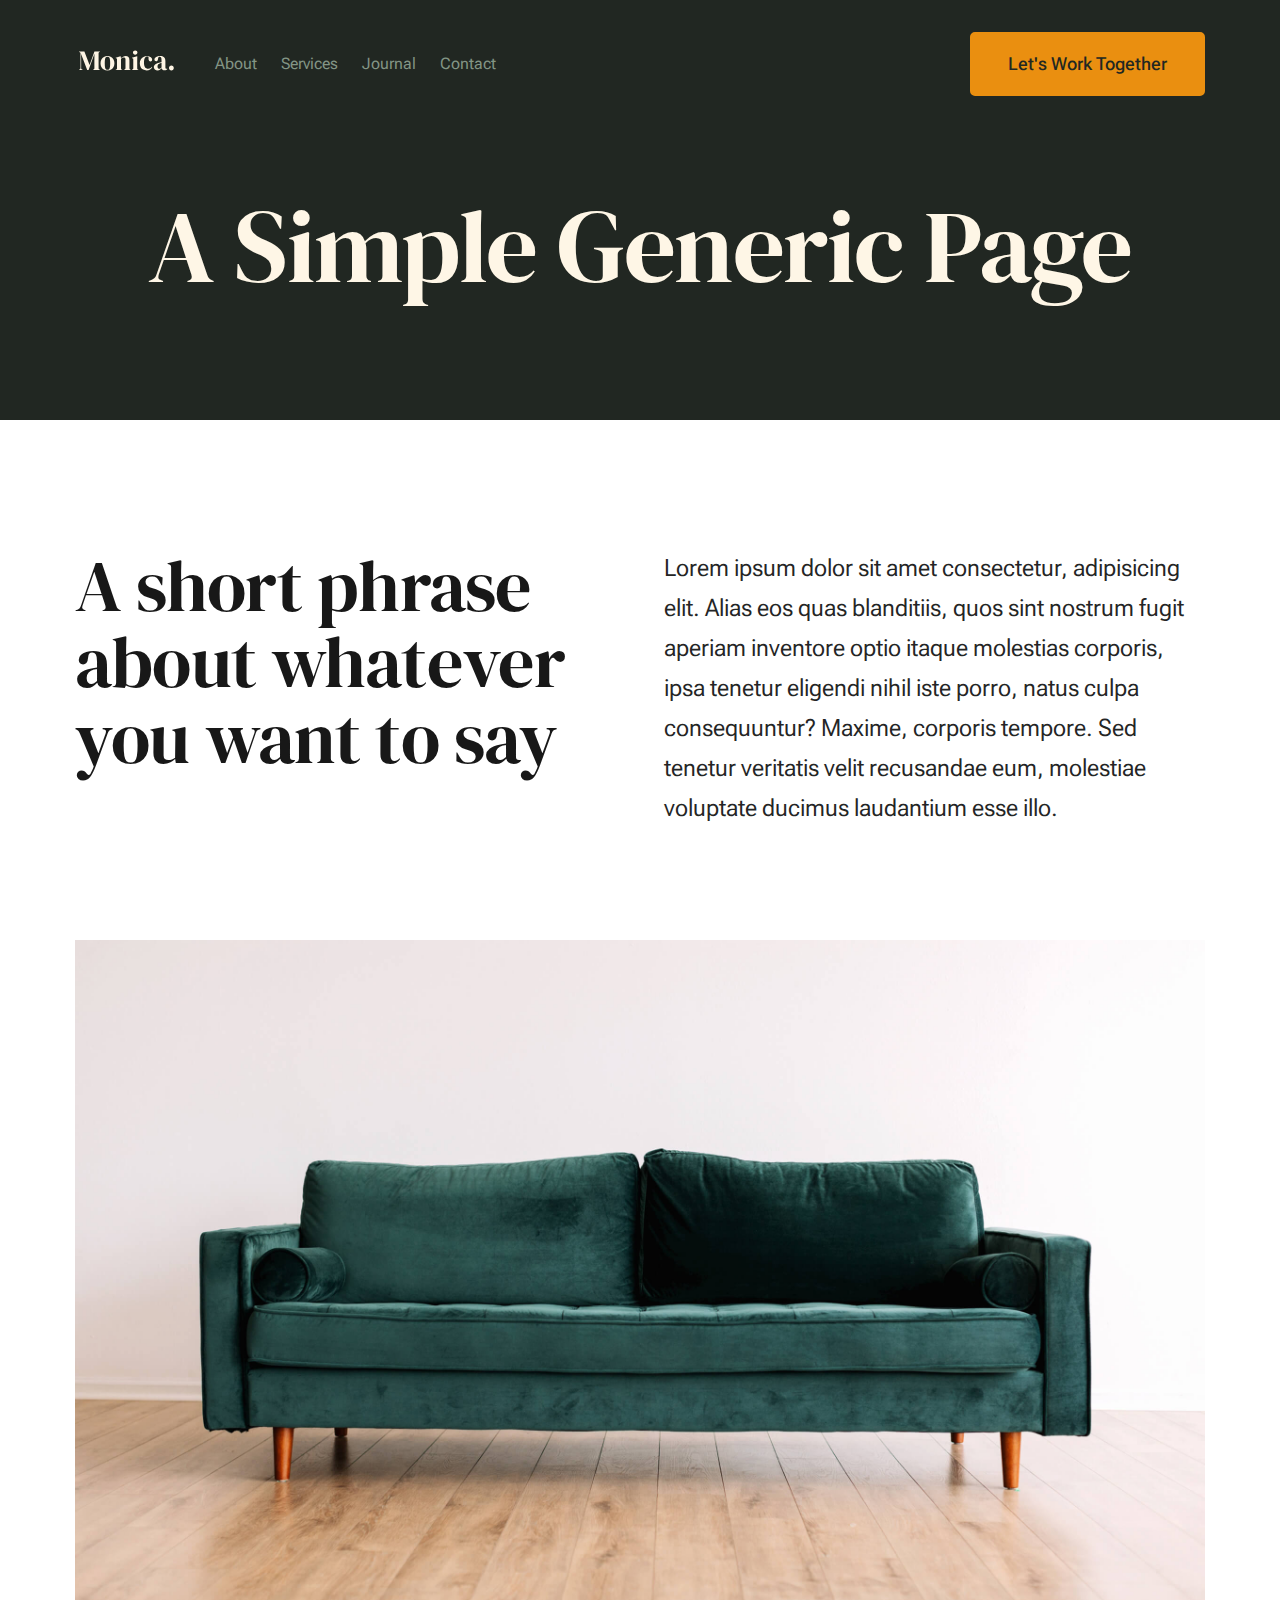
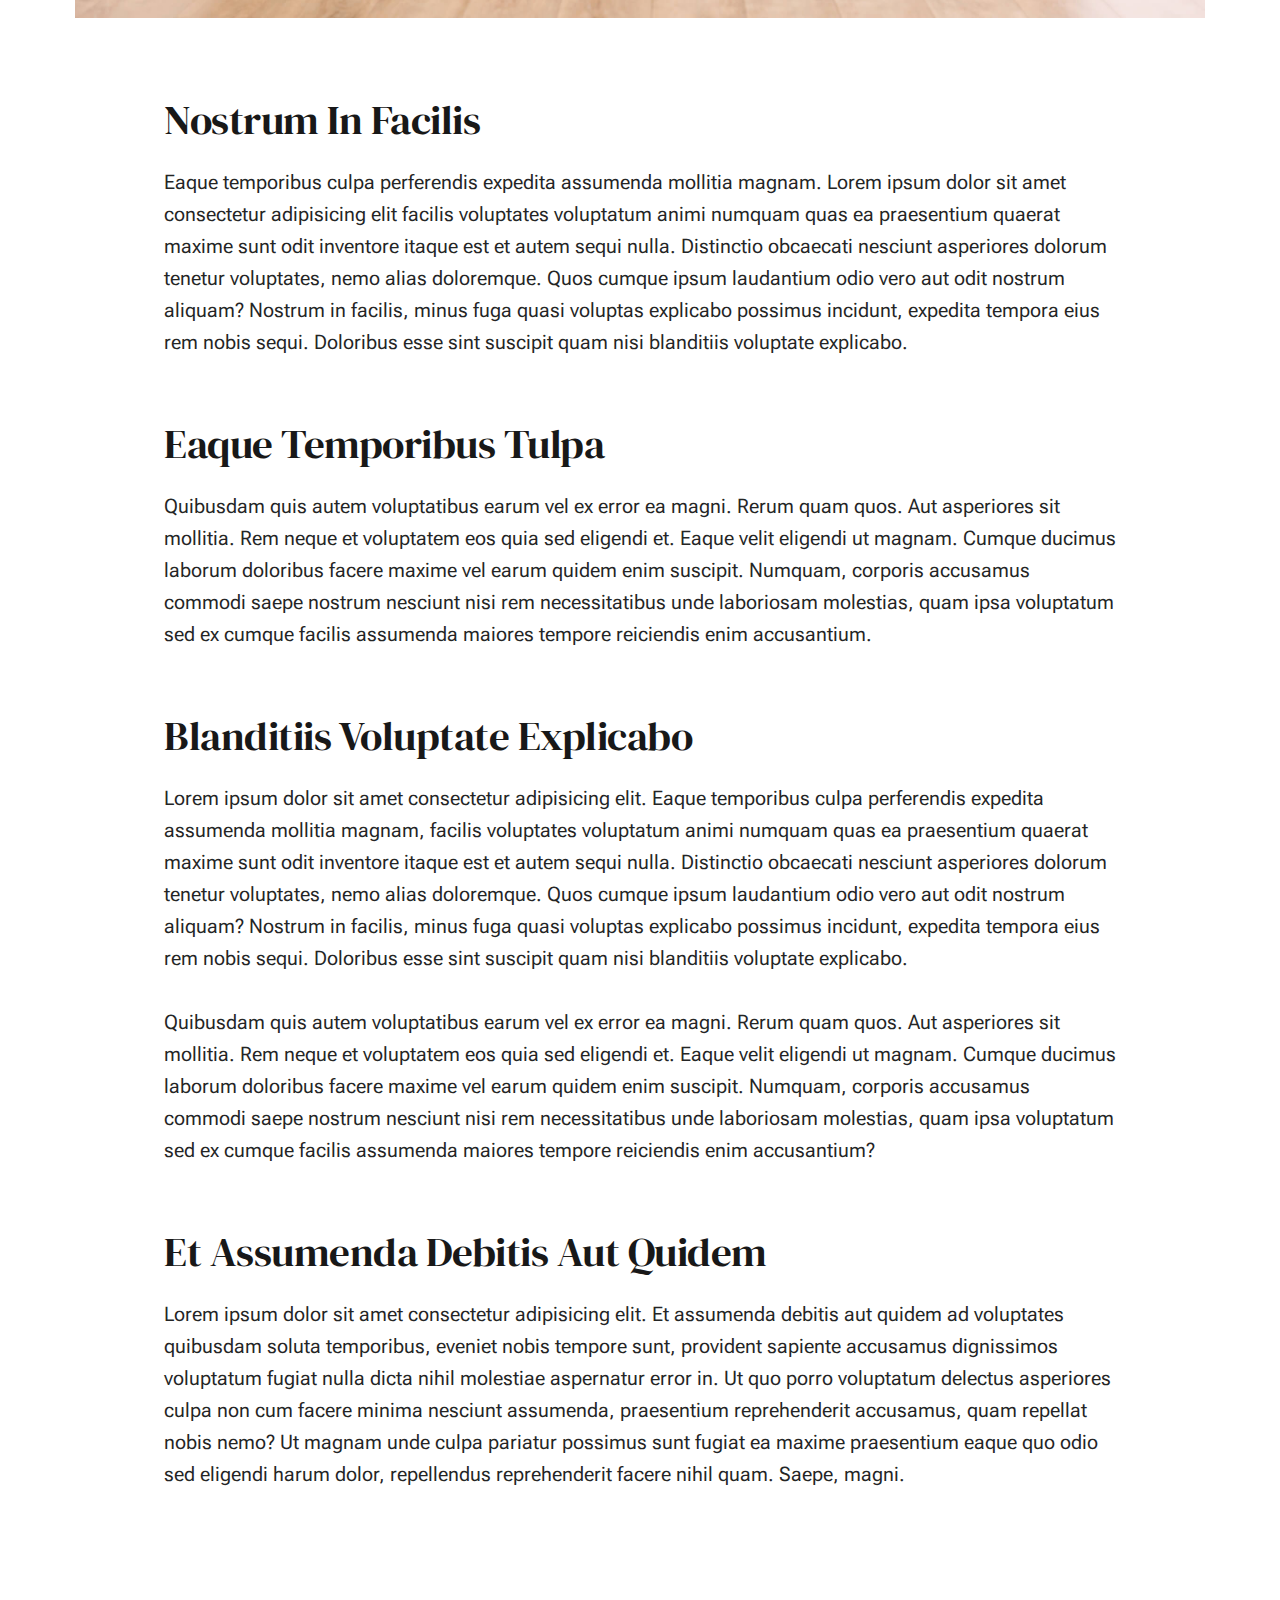
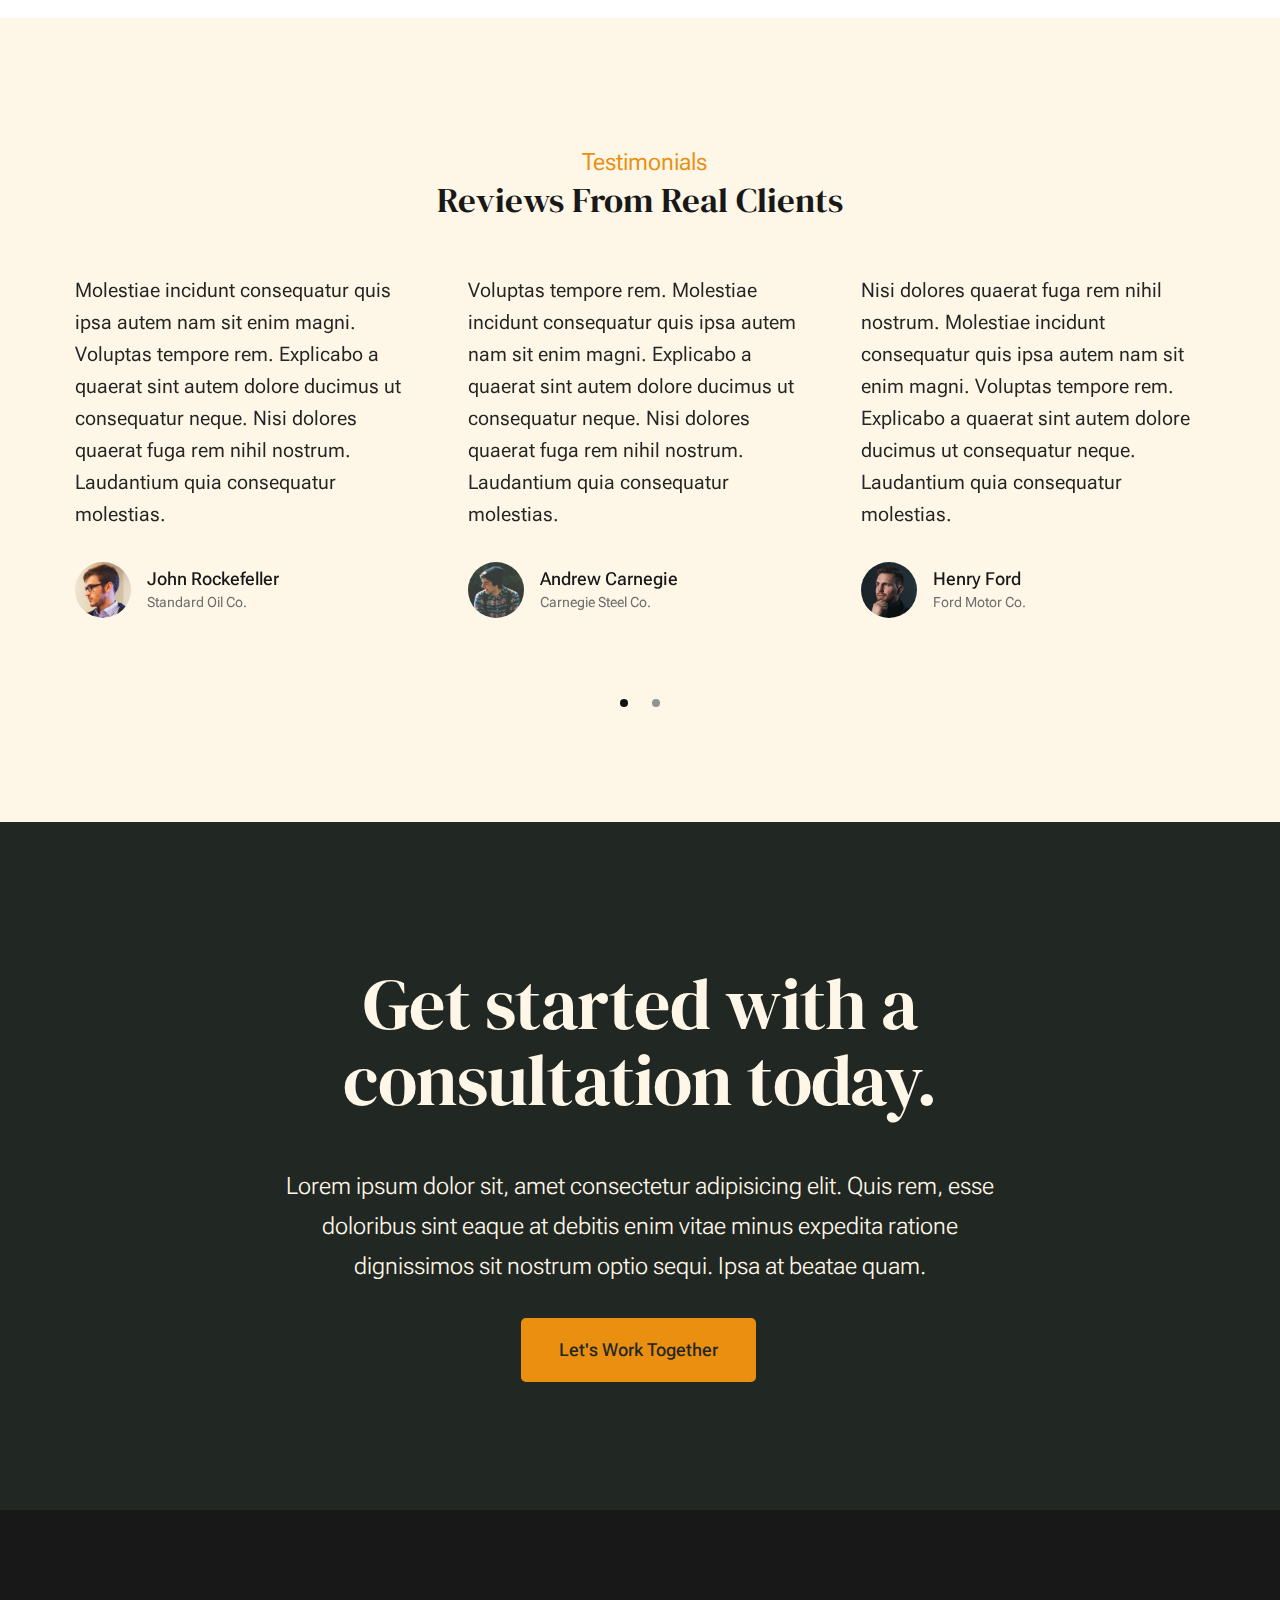
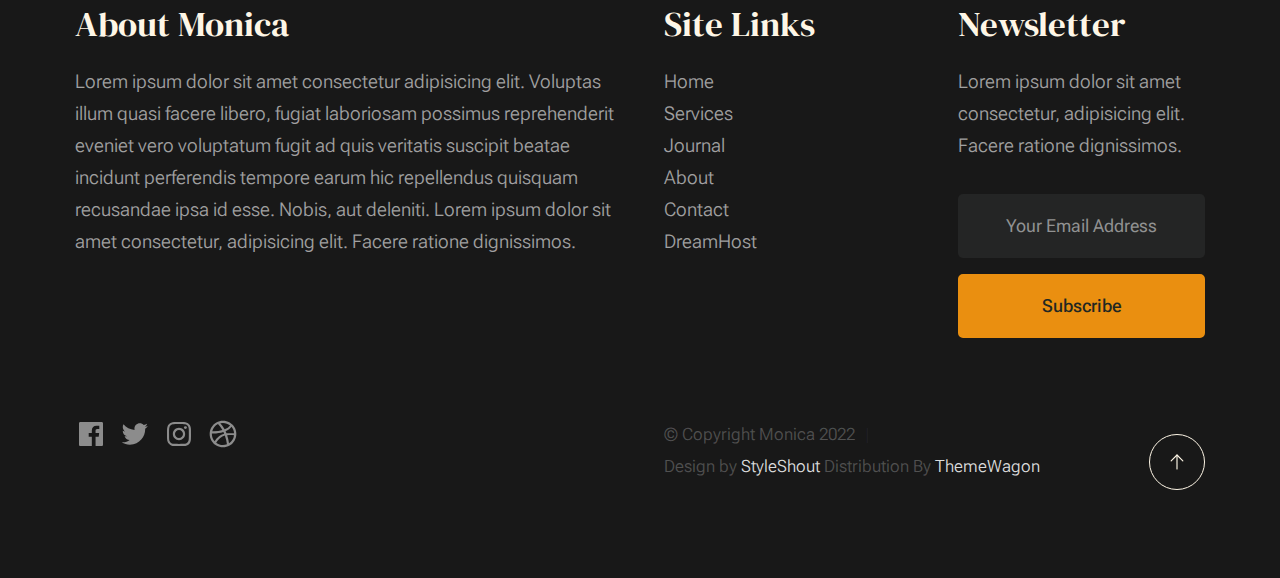
<file: generic.html>
<!DOCTYPE html>
<html lang="en" class="no-js" >
<head>

    <!--- basic page needs
    ================================================== -->
    <meta charset="utf-8">
    <meta name="viewport" content="width=device-width, initial-scale=1">
    <title>Generic - Monica</title>

    <script>
        document.documentElement.classList.remove('no-js');
        document.documentElement.classList.add('js');
    </script>

    <!-- CSS
    ================================================== -->
    <link rel="stylesheet" href="css/vendor.css">
    <link rel="stylesheet" href="css/styles.css">

    <!-- favicons
    ================================================== -->
    <link rel="apple-touch-icon" sizes="180x180" href="apple-touch-icon.png">
    <link rel="icon" type="image/png" sizes="32x32" href="favicon-32x32.png">
    <link rel="icon" type="image/png" sizes="16x16" href="favicon-16x16.png">
    <link rel="manifest" href="site.webmanifest">

</head>


<body id="top">


    <!-- preloader
    ================================================== -->
    <div id="preloader">
        <div id="loader" class="dots-fade">
            <div></div>
            <div></div>
            <div></div>
        </div>
    </div>


    <!-- page wrap
    ================================================== -->
    <div id="page" class="s-pagewrap">


        <!-- # site header 
        ================================================== -->
        <header class="s-header">

            <div class="row s-header__inner width-sixteen-col">

                <div class="s-header__block">
                    <div class="s-header__logo">
                        <a class="logo" href="index.html">
                            <img src="images/logo.svg" alt="Homepage">
                        </a>
                    </div>

                    <a class="s-header__menu-toggle" href="#0"><span>Menu</span></a>
                </div> <!-- end s-header__block -->

                <nav class="s-header__nav">
    
                    <ul class="s-header__menu-links">
                        <li><a href="about.html">About</a></li>
                        <li><a href="services.html">Services</a></li>
                        <li><a href="blog.html">Journal</a></li>
                        <li><a href="contact.html">Contact</a></li>
                    </ul> <!-- s-header__menu-links -->

                    <div class="s-header__contact">
                        <a href="contact.html" class="btn btn--primary s-header__contact-btn">Let's Work Together</a>                        
                    </div> <!-- s-header__contact -->
    
                </nav> <!-- end s-header__nav -->

            </div> <!-- end s-header__inner -->

        </header> <!-- end s-header -->


        <!-- # site main content
        ================================================== -->
        <section id="content" class="s-content">

               <section class="s-pageheader pageheader">
                    <div class="row">
                        <div class="column xl-12">
                            <h1 class="page-title">
                               A Simple Generic Page
                            </h1>
                            
                        </div>
                    </div>
               </section> <!-- end pageheader --> 

               <section class="s-pagecontent pagecontent">

                    <div class="row pageintro">
                        <div class="column xl-6 lg-12">
                            <h2 class="text-display-title">A short phrase about whatever you want to say</h2>
                        </div>
                        <div class="column xl-6 lg-12 u-flexitem-x-right">
                            <p class="lead">
                            Lorem ipsum dolor sit amet consectetur, adipisicing elit. Alias eos quas blanditiis, quos sint nostrum fugit aperiam 
                            inventore optio itaque molestias corporis, ipsa tenetur eligendi nihil iste porro, natus culpa consequuntur? Maxime, 
                            corporis tempore. Sed tenetur veritatis velit recusandae eum, molestiae voluptate ducimus laudantium esse illo. 
                            </p>
                        </div>                       
                    </div> <!-- end pageintro -->   
                    
                    <div class="row pagemedia">
                        <d class="column xl-12">
                            <figure class="page-media">                                
                                <img src="images/sample-1200.jpg" 
                                     srcset="images/sample-2400.jpg 2400w, 
                                             images/sample-1200.jpg 1200w, 
                                             images/sample-600.jpg 600w" sizes="(max-width: 2400px) 100vw, 2400px" alt="">
                            </figure>
                        </d>
                    </div> <!-- end pagemedia -->

                    <div class="row width-narrower pagemain">
                        <div class="column xl-12"> 

                            <h2>Nostrum In Facilis</h2>
                            <p>
                            Eaque temporibus culpa perferendis expedita assumenda mollitia magnam. Lorem ipsum dolor sit amet consectetur adipisicing elit
                            facilis voluptates voluptatum animi numquam quas ea praesentium quaerat maxime sunt odit inventore itaque est et autem sequi nulla. 
                            Distinctio obcaecati nesciunt asperiores dolorum tenetur voluptates, nemo alias doloremque. Quos cumque ipsum laudantium odio vero 
                            aut odit nostrum aliquam? Nostrum in facilis, minus fuga quasi voluptas explicabo possimus incidunt, expedita tempora eius rem nobis sequi. 
                            Doloribus esse sint suscipit quam nisi blanditiis voluptate explicabo.
                            </p>

                            <h2>Eaque Temporibus Tulpa</h2>

                            <p>
                            Quibusdam quis autem voluptatibus earum vel ex error ea magni. Rerum quam quos. Aut asperiores sit mollitia. Rem neque et voluptatem 
                            eos quia sed eligendi et. Eaque velit eligendi ut magnam. Cumque ducimus laborum doloribus facere maxime vel earum quidem enim suscipit. 
                            Numquam, corporis accusamus commodi saepe nostrum nesciunt nisi rem necessitatibus unde laboriosam molestias, quam ipsa voluptatum sed 
                            ex cumque facilis assumenda maiores tempore reiciendis enim accusantium.
                            </p>

                            <h2>Blanditiis Voluptate Explicabo</h2>
                            <p>
                            Lorem ipsum dolor sit amet consectetur adipisicing elit. Eaque temporibus culpa perferendis expedita assumenda mollitia magnam, 
                            facilis voluptates voluptatum animi numquam quas ea praesentium quaerat maxime sunt odit inventore itaque est et autem sequi nulla. 
                            Distinctio obcaecati nesciunt asperiores dolorum tenetur voluptates, nemo alias doloremque. Quos cumque ipsum laudantium odio vero aut 
                            odit nostrum aliquam? Nostrum in facilis, minus fuga quasi voluptas explicabo possimus incidunt, expedita tempora eius rem nobis sequi. 
                            Doloribus esse sint suscipit quam nisi blanditiis voluptate explicabo.
                            </p>

                            <p>
                            Quibusdam quis autem voluptatibus earum vel ex error ea magni. Rerum quam quos. Aut asperiores sit mollitia. Rem neque et voluptatem 
                            eos quia sed eligendi et. Eaque velit eligendi ut magnam. Cumque ducimus laborum doloribus facere maxime vel earum quidem enim suscipit. 
                            Numquam, corporis accusamus commodi saepe nostrum nesciunt nisi rem necessitatibus unde laboriosam molestias, quam ipsa voluptatum sed 
                            ex cumque facilis assumenda maiores tempore reiciendis enim accusantium?
                            </p>                   

                            <h2>Et Assumenda Debitis Aut Quidem</h2>
                            <p>
                            Lorem ipsum dolor sit amet consectetur adipisicing elit. Et assumenda debitis aut quidem ad voluptates quibusdam soluta temporibus, 
                            eveniet nobis tempore sunt, provident sapiente accusamus dignissimos voluptatum fugiat nulla dicta nihil molestiae aspernatur error in. 
                            Ut quo porro voluptatum delectus asperiores culpa non cum facere minima nesciunt assumenda, praesentium reprehenderit accusamus, quam 
                            repellat nobis nemo? Ut magnam unde culpa pariatur possimus sunt fugiat ea maxime praesentium eaque quo odio sed eligendi harum dolor, 
                            repellendus reprehenderit facere nihil quam. Saepe, magni.
                            </p>

                        </div> <!-- end grid-block-->
                    </div> <!-- end pagemain -->

               </section> <!-- pagecontent -->

               <section class="s-testimonials">

                    <div class="s-testimonials__header row row-x-center text-center">
                        <div class="column xl-8 lg-12">
        
                            <p class="text-pretitle">
                            Testimonials
                            </p>
                            <h3>
                            Reviews From Real Clients
                            </h3>                        
        
                        </div>
                    </div> <!--end s-testimonials__header -->

                    <div class="row s-testimonials__content">
                        <div class="column xl-12 testimonials">

                            <div class="swiper-container testimonials__slider page-slider">

                                <div class="swiper-wrapper">
                                    <div class="testimonials__slide swiper-slide">
                                        <p>
                                        Molestiae incidunt consequatur quis ipsa autem nam sit enim magni. Voluptas tempore rem. 
                                        Explicabo a quaerat sint autem dolore ducimus ut consequatur neque. Nisi dolores quaerat fuga rem nihil nostrum.
                                        Laudantium quia consequatur molestias.
                                        </p>
                                        <div class="testimonials__author">
                                            <img src="images/avatars/user-01.jpg" alt="Author image" class="testimonials__avatar">
                                            <cite class="testimonials__cite">
                                                <strong>John Rockefeller</strong>
                                                <span>Standard Oil Co.</span>
                                            </cite>
                                        </div>
                                    </div>
                                    <div class="testimonials__slide swiper-slide">
                                        <p>
                                        Voluptas tempore rem. Molestiae incidunt consequatur quis ipsa autem nam sit enim magni. 
                                        Explicabo a quaerat sint autem dolore ducimus ut consequatur neque. Nisi dolores quaerat fuga rem nihil nostrum.
                                        Laudantium quia consequatur molestias.
                                        </p>
                                        <div class="testimonials__author">
                                            <img src="images/avatars/user-04.jpg" alt="Author image" class="testimonials__avatar">
                                            <cite class="testimonials__cite">
                                                <strong>Andrew Carnegie</strong>
                                                <span>Carnegie Steel Co.</span>
                                            </cite>
                                        </div>
                                    </div>
                                    <div class="testimonials__slide swiper-slide">
                                        <p>
                                        Nisi dolores quaerat fuga rem nihil nostrum. Molestiae incidunt consequatur quis ipsa autem nam sit enim magni. 
                                        Voluptas tempore rem. Explicabo a quaerat sint autem dolore ducimus ut consequatur neque. 
                                        Laudantium quia consequatur molestias.
                                        </p>
                                        <div class="testimonials__author">
                                            <img src="images/avatars/user-06.jpg" alt="Author image" class="testimonials__avatar">
                                            <cite class="testimonials__cite">
                                                <strong>Henry Ford</strong>
                                                <span>Ford Motor Co.</span>
                                            </cite>
                                        </div>
                                    </div>
                                    <div class="testimonials__slide swiper-slide">
                                        <p>
                                        Molestiae incidunt consequatur quis ipsa autem nam sit enim magni. Voluptas tempore rem. 
                                        Explicabo a quaerat sint autem dolore ducimus ut consequatur neque. Nisi dolores quaerat fuga rem nihil nostrum.
                                        Laudantium quia consequatur molestias.
                                        </p>
                                        <div class="testimonials__author">
                                            <img src="images/avatars/user-02.jpg" alt="Author image" class="testimonials__avatar">
                                            <cite class="testimonials__cite">
                                                <strong>John Morgan</strong>
                                                <span>JP Morgan & Co.</span>
                                            </cite>
                                        </div>
                                    </div> 
                                </div> <!-- end swiper-wrapper --> 

                                <div class="swiper-pagination"></div>

                            </div> <!--end testimonials__slider --> 

                        </div> <!-- testimonials -->
                    </div> <!--end s-testimonials__content -->

               </section> <!-- end s-testimonials -->

        </section> <!-- s-content-->

        <!-- # cta
        ================================================== -->
        <section id="cta" class="s-cta">

            <div class="row row-x-center text-center">
                <div class="column xl-8 lg-12">

                    <div class="s-cta__content">
                        <h2 class="text-display-title">
                        Get started with a consultation today.
                        </h2>
                        <p class="lead">
                        Lorem ipsum dolor sit, amet consectetur adipisicing elit. Quis rem, esse doloribus sint eaque at debitis enim vitae minus expedita ratione dignissimos sit nostrum optio sequi. Ipsa at beatae quam.
                        </p>
                        <a href="contact.html" class="btn btn--primary">Let's Work Together</a>
                    </div>

                </div>
            </div>

        </section> <!-- end s-cta -->


        <!-- # footer 
        ================================================== -->
        <footer class="s-footer">
            <div class="row s-footer__content">
                <div class="column xl-6 lg-6 md-12 s-footer__block s-footer__about">                    
                    <h3>About Monica</h3>
                    <p>
                    Lorem ipsum dolor sit amet consectetur adipisicing elit. Voluptas illum quasi facere libero, 
                    fugiat laboriosam possimus reprehenderit eveniet vero voluptatum fugit ad quis veritatis suscipit beatae 
                    incidunt perferendis tempore earum hic repellendus quisquam recusandae ipsa id esse. Nobis, aut deleniti.
                    Lorem ipsum dolor sit amet consectetur, adipisicing elit. Facere ratione dignissimos.
                    </p>               
                </div>                
                <div class="column xl-3 lg-6 md-12 s-footer__block s-footer__site-links">
                    <h3>Site Links</h3>
                    <ul class="link-list">
                        <li><a href="index.html">Home</a></li>
                        <li><a href="services.html">Services</a></li>
                        <li><a href="blog.html">Journal</a></li>
                        <li><a href="about.html">About</a></li>
                        <li><a href="contact.html">Contact</a></li>
                        <li><a href="https://www.dreamhost.com/r.cgi?287326">DreamHost</a></li>
                    </ul>
                </div>
                <div class="column xl-3 lg-6 md-12 tab-12 s-footer__block s-footer__newsletter">
                    <h3>Newsletter</h3>

                    <p>
                    Lorem ipsum dolor sit amet consectetur, adipisicing elit. Facere ratione dignissimos.
                    </p>

                    <div class="subscribe-form">
                        <form id="mc-form" class="mc-form">
                            <input type="email" name="EMAIL" id="mce-EMAIL" class="u-fullwidth text-center" placeholder="Your Email Address" title="The domain portion of the email address is invalid (the portion after the @)." pattern="^([^\x00-\x20\x22\x28\x29\x2c\x2e\x3a-\x3c\x3e\x40\x5b-\x5d\x7f-\xff]+|\x22([^\x0d\x22\x5c\x80-\xff]|\x5c[\x00-\x7f])*\x22)(\x2e([^\x00-\x20\x22\x28\x29\x2c\x2e\x3a-\x3c\x3e\x40\x5b-\x5d\x7f-\xff]+|\x22([^\x0d\x22\x5c\x80-\xff]|\x5c[\x00-\x7f])*\x22))*\x40([^\x00-\x20\x22\x28\x29\x2c\x2e\x3a-\x3c\x3e\x40\x5b-\x5d\x7f-\xff]+|\x5b([^\x0d\x5b-\x5d\x80-\xff]|\x5c[\x00-\x7f])*\x5d)(\x2e([^\x00-\x20\x22\x28\x29\x2c\x2e\x3a-\x3c\x3e\x40\x5b-\x5d\x7f-\xff]+|\x5b([^\x0d\x5b-\x5d\x80-\xff]|\x5c[\x00-\x7f])*\x5d))*(\.\w{2,})+$" required>
                            <input type="submit" name="subscribe" value="Subscribe" class="btn btn--primary btn--small u-fullwidth">
                            <!-- <div style="position: absolute; left: -5000px;" aria-hidden="true"><input type="text" name="b_cdb7b577e41181934ed6a6a44_9a91cfe7b3" tabindex="-1" value=""></div> -->
                            <div class="mc-status"></div>
                        </form>
                    </div>
                </div>
            </div>    
            
            <div class="row s-footer__bottom">
                <div class="column xl-6 lg-12">
                    <ul class="s-footer__social social-list">
                        <li>
                            <a href="#0">
                                <svg xmlns="http://www.w3.org/2000/svg" width="24" height="24" viewBox="0 0 24 24" style="fill:rgba(0, 0, 0, 1);transform:;-ms-filter:"><path d="M20,3H4C3.447,3,3,3.448,3,4v16c0,0.552,0.447,1,1,1h8.615v-6.96h-2.338v-2.725h2.338v-2c0-2.325,1.42-3.592,3.5-3.592 c0.699-0.002,1.399,0.034,2.095,0.107v2.42h-1.435c-1.128,0-1.348,0.538-1.348,1.325v1.735h2.697l-0.35,2.725h-2.348V21H20 c0.553,0,1-0.448,1-1V4C21,3.448,20.553,3,20,3z"></path></svg>
                                <span class="u-screen-reader-text">Facebook</span>
                            </a>
                        </li>
                        <li>
                            <a href="#0">
                                <svg xmlns="http://www.w3.org/2000/svg" width="24" height="24" viewBox="0 0 24 24" style="fill:rgba(0, 0, 0, 1);transform:;-ms-filter:"><path d="M19.633,7.997c0.013,0.175,0.013,0.349,0.013,0.523c0,5.325-4.053,11.461-11.46,11.461c-2.282,0-4.402-0.661-6.186-1.809 c0.324,0.037,0.636,0.05,0.973,0.05c1.883,0,3.616-0.636,5.001-1.721c-1.771-0.037-3.255-1.197-3.767-2.793 c0.249,0.037,0.499,0.062,0.761,0.062c0.361,0,0.724-0.05,1.061-0.137c-1.847-0.374-3.23-1.995-3.23-3.953v-0.05 c0.537,0.299,1.16,0.486,1.82,0.511C3.534,9.419,2.823,8.184,2.823,6.787c0-0.748,0.199-1.434,0.548-2.032 c1.983,2.443,4.964,4.04,8.306,4.215c-0.062-0.3-0.1-0.611-0.1-0.923c0-2.22,1.796-4.028,4.028-4.028 c1.16,0,2.207,0.486,2.943,1.272c0.91-0.175,1.782-0.512,2.556-0.973c-0.299,0.935-0.936,1.721-1.771,2.22 c0.811-0.088,1.597-0.312,2.319-0.624C21.104,6.712,20.419,7.423,19.633,7.997z"></path></svg>
                                <span class="u-screen-reader-text">Twitter</span>
                            </a>
                        </li>
                        <li>
                            <a href="#0">
                                <svg xmlns="http://www.w3.org/2000/svg" width="24" height="24" viewBox="0 0 24 24" style="fill:rgba(0, 0, 0, 1);transform:;-ms-filter:"><path d="M11.999,7.377c-2.554,0-4.623,2.07-4.623,4.623c0,2.554,2.069,4.624,4.623,4.624c2.552,0,4.623-2.07,4.623-4.624 C16.622,9.447,14.551,7.377,11.999,7.377L11.999,7.377z M11.999,15.004c-1.659,0-3.004-1.345-3.004-3.003 c0-1.659,1.345-3.003,3.004-3.003s3.002,1.344,3.002,3.003C15.001,13.659,13.658,15.004,11.999,15.004L11.999,15.004z"></path><circle cx="16.806" cy="7.207" r="1.078"></circle><path d="M20.533,6.111c-0.469-1.209-1.424-2.165-2.633-2.632c-0.699-0.263-1.438-0.404-2.186-0.42 c-0.963-0.042-1.268-0.054-3.71-0.054s-2.755,0-3.71,0.054C7.548,3.074,6.809,3.215,6.11,3.479C4.9,3.946,3.945,4.902,3.477,6.111 c-0.263,0.7-0.404,1.438-0.419,2.186c-0.043,0.962-0.056,1.267-0.056,3.71c0,2.442,0,2.753,0.056,3.71 c0.015,0.748,0.156,1.486,0.419,2.187c0.469,1.208,1.424,2.164,2.634,2.632c0.696,0.272,1.435,0.426,2.185,0.45 c0.963,0.042,1.268,0.055,3.71,0.055s2.755,0,3.71-0.055c0.747-0.015,1.486-0.157,2.186-0.419c1.209-0.469,2.164-1.424,2.633-2.633 c0.263-0.7,0.404-1.438,0.419-2.186c0.043-0.962,0.056-1.267,0.056-3.71s0-2.753-0.056-3.71C20.941,7.57,20.801,6.819,20.533,6.111z M19.315,15.643c-0.007,0.576-0.111,1.147-0.311,1.688c-0.305,0.787-0.926,1.409-1.712,1.711c-0.535,0.199-1.099,0.303-1.67,0.311 c-0.95,0.044-1.218,0.055-3.654,0.055c-2.438,0-2.687,0-3.655-0.055c-0.569-0.007-1.135-0.112-1.669-0.311 c-0.789-0.301-1.414-0.923-1.719-1.711c-0.196-0.534-0.302-1.099-0.311-1.669c-0.043-0.95-0.053-1.218-0.053-3.654 c0-2.437,0-2.686,0.053-3.655c0.007-0.576,0.111-1.146,0.311-1.687c0.305-0.789,0.93-1.41,1.719-1.712 c0.534-0.198,1.1-0.303,1.669-0.311c0.951-0.043,1.218-0.055,3.655-0.055c2.437,0,2.687,0,3.654,0.055 c0.571,0.007,1.135,0.112,1.67,0.311c0.786,0.303,1.407,0.925,1.712,1.712c0.196,0.534,0.302,1.099,0.311,1.669 c0.043,0.951,0.054,1.218,0.054,3.655c0,2.436,0,2.698-0.043,3.654H19.315z"></path></svg>
                                <span class="u-screen-reader-text">Instagram</span>
                            </a>
                        </li>
                        <li>
                            <a href="#0">
                                <svg xmlns="http://www.w3.org/2000/svg" width="24" height="24" viewBox="0 0 24 24" style="fill: rgba(0, 0, 0, 1);transform: ;msFilter:;"><path d="M20.66 6.98a9.932 9.932 0 0 0-3.641-3.64C15.486 2.447 13.813 2 12 2s-3.486.447-5.02 1.34c-1.533.893-2.747 2.107-3.64 3.64S2 10.187 2 12s.446 3.487 1.34 5.02a9.924 9.924 0 0 0 3.641 3.64C8.514 21.553 10.187 22 12 22s3.486-.447 5.02-1.34a9.932 9.932 0 0 0 3.641-3.64C21.554 15.487 22 13.813 22 12s-.446-3.487-1.34-5.02zM12 3.66c2 0 3.772.64 5.32 1.919-.92 1.174-2.286 2.14-4.1 2.9-1.002-1.813-2.088-3.327-3.261-4.54A7.715 7.715 0 0 1 12 3.66zM5.51 6.8a8.116 8.116 0 0 1 2.711-2.22c1.212 1.201 2.325 2.7 3.34 4.5-2 .6-4.114.9-6.341.9-.573 0-1.006-.013-1.3-.04A8.549 8.549 0 0 1 5.51 6.8zM3.66 12c0-.054.003-.12.01-.2.007-.08.01-.146.01-.2.254.014.641.02 1.161.02 2.666 0 5.146-.367 7.439-1.1.187.373.381.793.58 1.26-1.32.293-2.674 1.006-4.061 2.14S6.4 16.247 5.76 17.5c-1.4-1.587-2.1-3.42-2.1-5.5zM12 20.34c-1.894 0-3.594-.587-5.101-1.759.601-1.187 1.524-2.322 2.771-3.401 1.246-1.08 2.483-1.753 3.71-2.02a29.441 29.441 0 0 1 1.56 6.62 8.166 8.166 0 0 1-2.94.56zm7.08-3.96a8.351 8.351 0 0 1-2.58 2.621c-.24-2.08-.7-4.107-1.379-6.081.932-.066 1.765-.1 2.5-.1.799 0 1.686.034 2.659.1a8.098 8.098 0 0 1-1.2 3.46zm-1.24-5c-1.16 0-2.233.047-3.22.14a27.053 27.053 0 0 0-.68-1.62c2.066-.906 3.532-2.006 4.399-3.3 1.2 1.414 1.854 3.027 1.96 4.84-.812-.04-1.632-.06-2.459-.06z"></path></svg>
                                <span class="u-screen-reader-text">Dribbble</span>
                            </a>
                        </li>
                    </ul> <!-- end s-footer__social -->
                </div>
                <div class="column xl-6 lg-12">
                    <p class="ss-copyright">
                        <span>© Copyright Monica 2022</span> 
                        <span>Design by <a href="https://www.styleshout.com/">StyleShout</a> Distribution By <a href="https://themewagon.com">ThemeWagon</a></span>
                    </p>
                </div>

                <div class="ss-go-top">
                    <a class="smoothscroll" title="Back to Top" href="#top">
                        <svg xmlns="http://www.w3.org/2000/svg" viewBox="0 0 24 24" width="36" height="36" fill="none" stroke="#ffffff" stroke-width="1" stroke-linecap="round" stroke-linejoin="round">&lt;!--!  Atomicons Free 1.00 by @atisalab License - https://atomicons.com/license/ (Icons: CC BY 4.0) Copyright 2021 Atomicons --&gt;<polyline points="17 11 12 6 7 11"></polyline><line x1="12" y1="18" x2="12" y2="6"></line></svg>
                    </a>
                </div> <!-- end ss-go-top -->
            </div>
            
        </footer> <!-- end s-footer -->

    </div> <!-- end page-wrap -->

    <!-- Java Script
    ================================================== -->
    <script src="js/plugins.js"></script>
    <script src="js/main.js"></script>

</body>
</html>
</file>
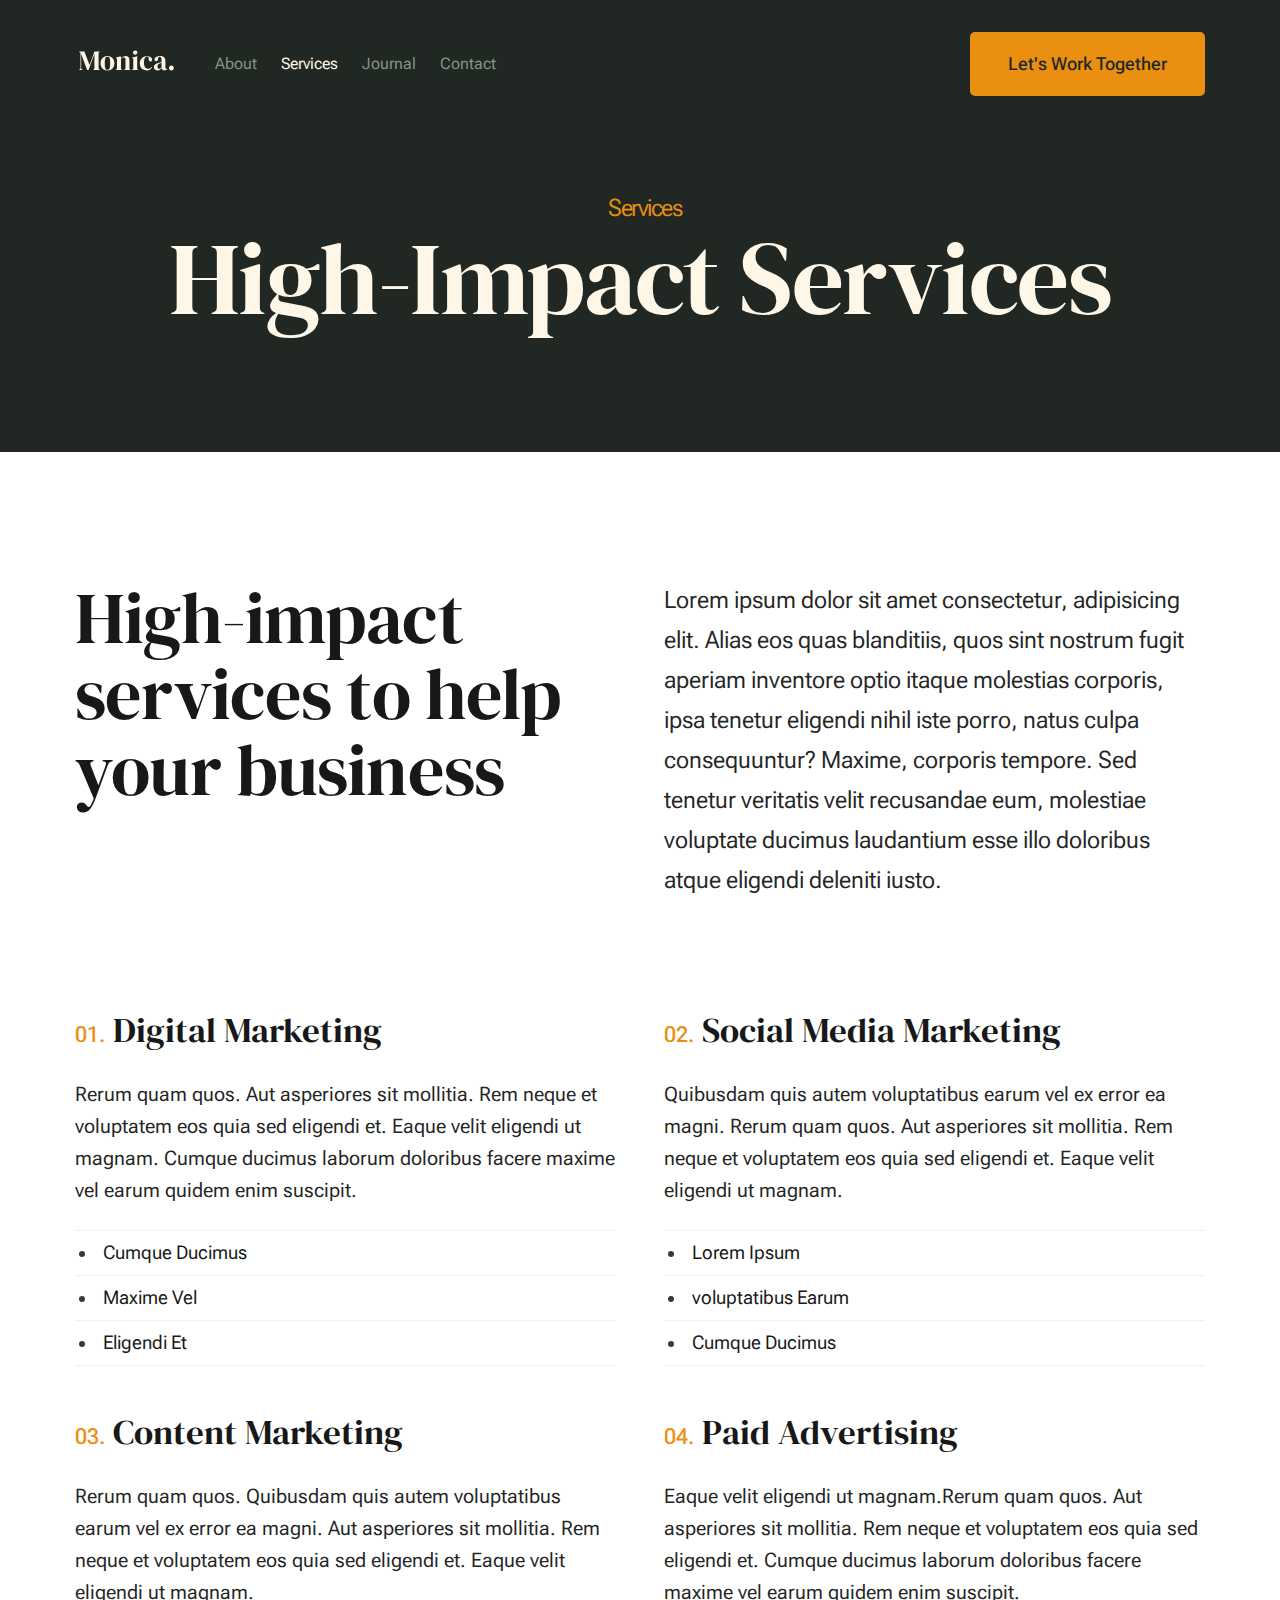
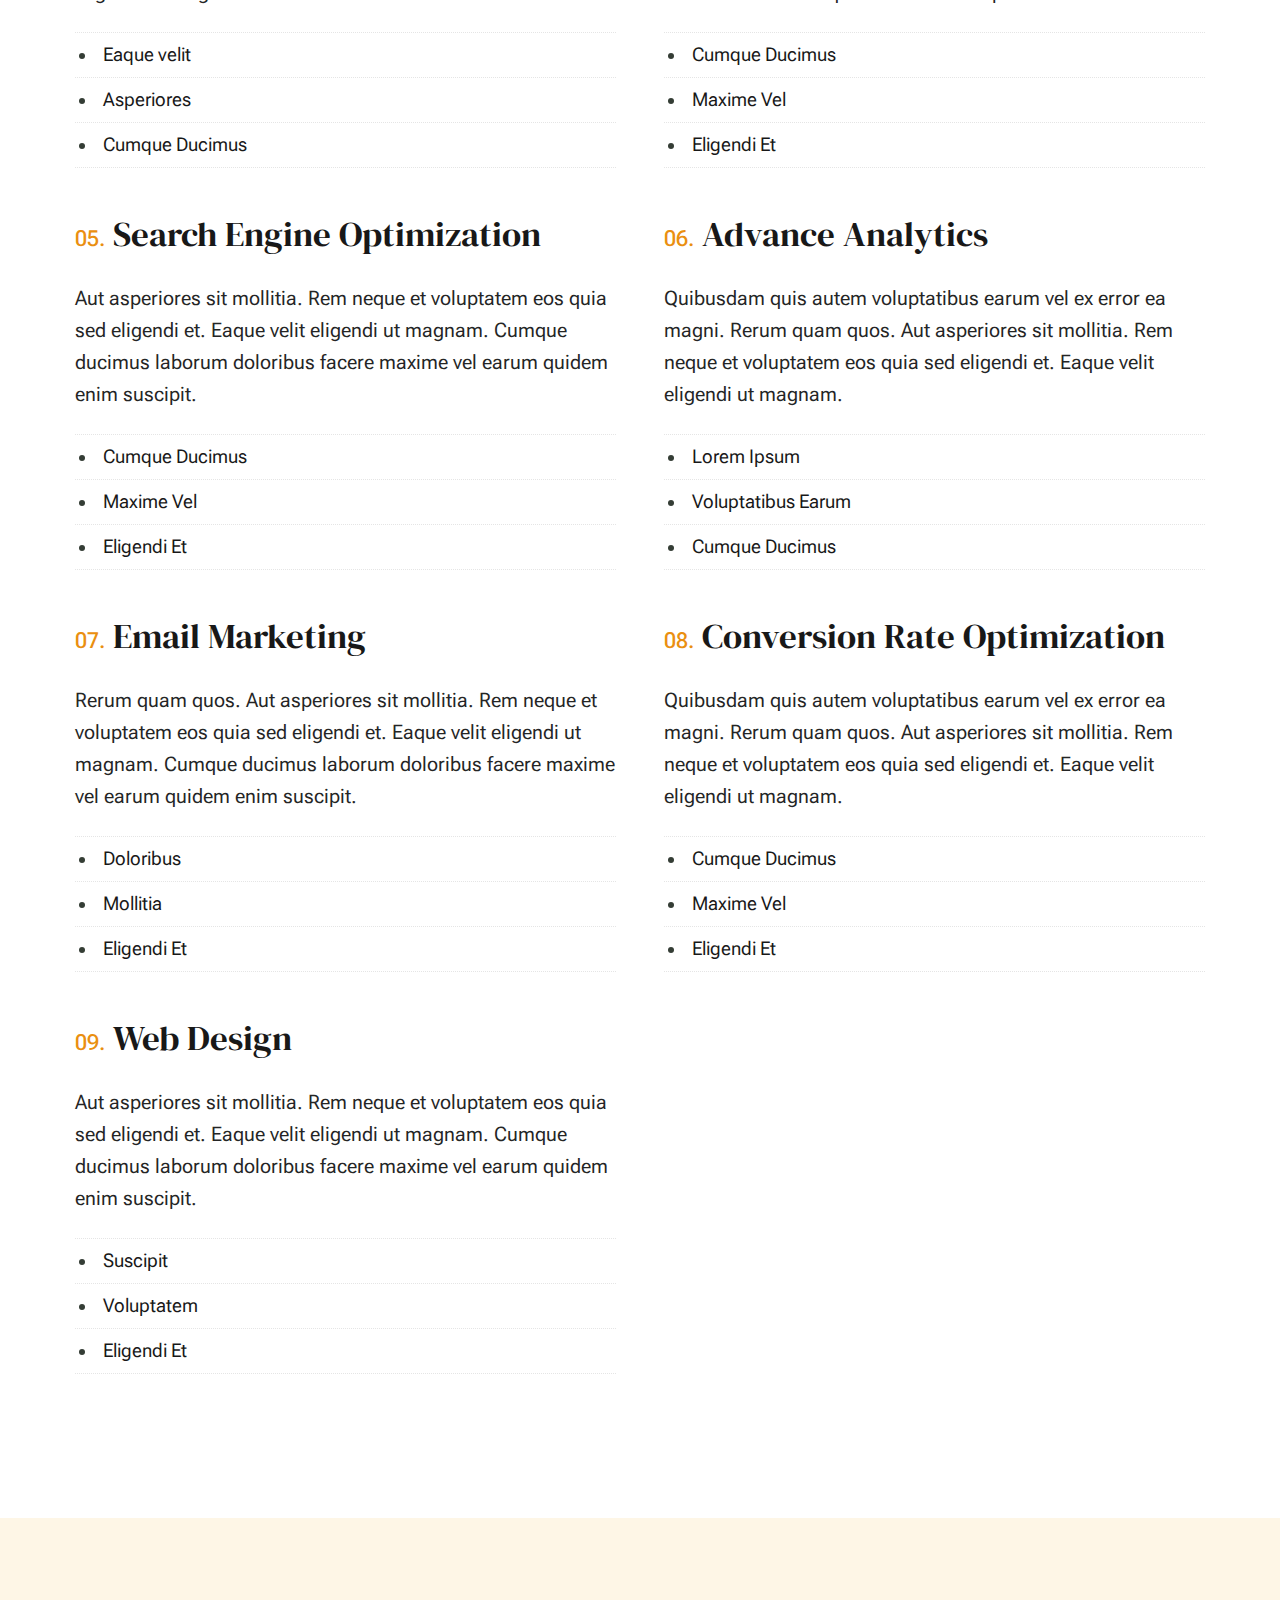
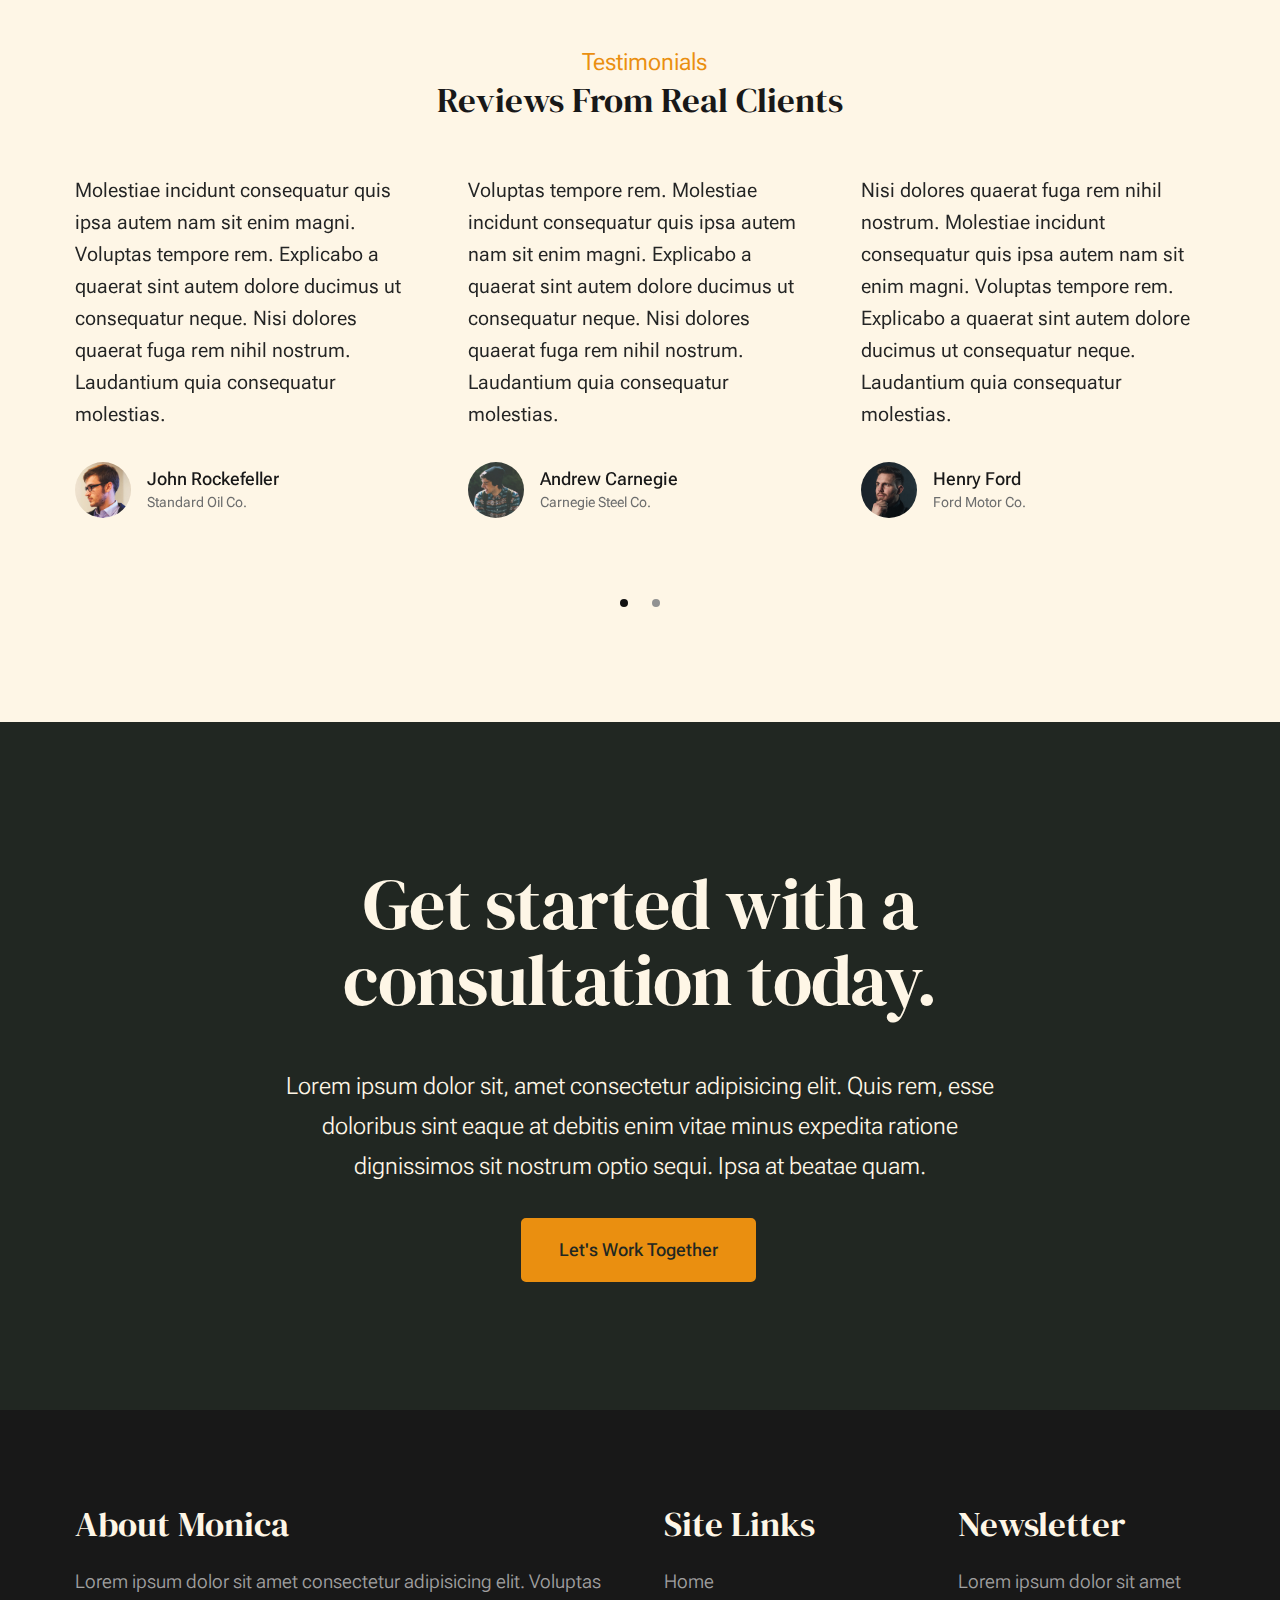
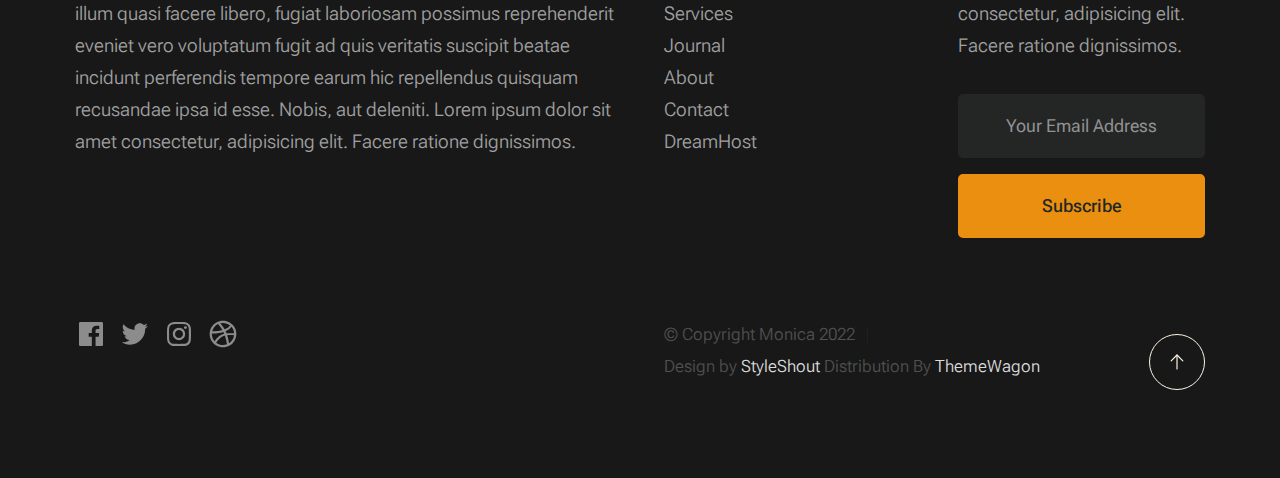
<file: services.html>
<!DOCTYPE html>
<html lang="en" class="no-js" >
<head>

    <!--- basic page needs
    ================================================== -->
    <meta charset="utf-8">
    <meta name="viewport" content="width=device-width, initial-scale=1">
    <title>Services - Monica</title>

    <script>
        document.documentElement.classList.remove('no-js');
        document.documentElement.classList.add('js');
    </script>

    <!-- CSS
    ================================================== -->
    <link rel="stylesheet" href="css/vendor.css">
    <link rel="stylesheet" href="css/styles.css">

    <!-- favicons
    ================================================== -->
    <link rel="apple-touch-icon" sizes="180x180" href="apple-touch-icon.png">
    <link rel="icon" type="image/png" sizes="32x32" href="favicon-32x32.png">
    <link rel="icon" type="image/png" sizes="16x16" href="favicon-16x16.png">
    <link rel="manifest" href="site.webmanifest">

</head>


<body id="top">


    <!-- preloader
    ================================================== -->
    <div id="preloader">
        <div id="loader" class="dots-fade">
            <div></div>
            <div></div>
            <div></div>
        </div>
    </div>


    <!-- page wrap
    ================================================== -->
    <div id="page" class="s-pagewrap">

        <!-- # site header 
        ================================================== -->
        <header class="s-header">

            <div class="row s-header__inner width-sixteen-col">

                <div class="s-header__block">
                    <div class="s-header__logo">
                        <a class="logo" href="index.html">
                            <img src="images/logo.svg" alt="Homepage">
                        </a>
                    </div>

                    <a class="s-header__menu-toggle" href="#0"><span>Menu</span></a>
                </div> <!-- end s-header__block -->

                <nav class="s-header__nav">
    
                    <ul class="s-header__menu-links">
                        <li><a href="about.html">About</a></li>
                        <li class="current"><a href="services.html">Services</a></li>
                        <li><a href="blog.html">Journal</a></li>
                        <li><a href="contact.html">Contact</a></li>
                    </ul> <!-- s-header__menu-links -->

                    <div class="s-header__contact">
                        <a href="contact.html" class="btn btn--primary s-header__contact-btn">Let's Work Together</a>                        
                    </div> <!-- s-header__contact -->
    
                </nav> <!-- end s-header__nav -->

            </div> <!-- end s-header__inner -->

        </header> <!-- end s-header -->

        <!-- # site main content
        ================================================== -->
        <section id="content" class="s-content">

               <section class="s-pageheader pageheader">
                    <div class="row">
                        <div class="column xl-12">
                            <h1 class="page-title">
                                <span class="page-title__small-type text-pretitle">Services</span>
                                High-Impact Services
                            </h1>
                            
                        </div>
                    </div>
               </section> <!-- pageheader -->  

               <section class="s-pagecontent pagecontent">

                    <div class="row pageintro">
                        <div class="column xl-6 lg-12">
                            <h2 class="text-display-title">High-impact services to help your business</h2>
                        </div>
                        <div class="column xl-6 lg-12 u-flexitem-x-right">
                            <p class="lead">
                            Lorem ipsum dolor sit amet consectetur, adipisicing elit. Alias eos quas blanditiis, quos sint nostrum fugit aperiam 
                            inventore optio itaque molestias corporis, ipsa tenetur eligendi nihil iste porro, natus culpa consequuntur? Maxime, 
                            corporis tempore. Sed tenetur veritatis velit recusandae eum, molestiae voluptate ducimus laudantium esse illo 
                            doloribus atque eligendi deleniti iusto. 
                            </p>
                        </div>                       
                    </div>  <!-- pageintro -->       

                    <div class="row">
                        <div class="column xl-12 grid-block">             
                            
                            <div class="grid-full grid-list-items list-items show-ctr">
                                
                                <div class="grid-list-items__item list-items__item">
                                    <div class="list-items__item-header">
                                        <h3 class="list-items__item-title">Digital Marketing</h3>
                                    </div>
                                    <div class="list-items__item-text">
                                        <p>
                                        Rerum quam quos. Aut asperiores 
                                        sit mollitia. Rem neque et voluptatem eos quia sed eligendi et. Eaque velit eligendi ut 
                                        magnam. Cumque ducimus laborum doloribus facere maxime vel earum quidem enim suscipit.
                                        </p>

                                        <ul class="list-services">
                                            <li>Cumque Ducimus</li>
                                            <li>Maxime Vel</li>
                                            <li>Eligendi Et</li>
                                        </ul>
                                    </div>
                                </div> <!-- end list-items__item -->
                                <div class="grid-list-items__item list-items__item">
                                    <div class="list-items__item-header">
                                        <h3 class="list-items__item-title">Social Media Marketing</h3>
                                    </div>
                                    <div class="list-items__item-text">
                                        <p>
                                        Quibusdam quis autem voluptatibus earum vel ex error ea magni. Rerum quam quos. Aut asperiores 
                                        sit mollitia. Rem neque et voluptatem eos quia sed eligendi et. Eaque velit eligendi ut 
                                        magnam.
                                        </p>

                                        <ul class="list-services">
                                            <li>Lorem Ipsum</li>
                                            <li>voluptatibus Earum</li>
                                            <li>Cumque Ducimus</li>
                                        </ul>
                                    </div>
                                </div> <!-- end list-items__item -->
                                <div class="grid-list-items__item list-items__item">
                                    <div class="list-items__item-header">
                                        <h3 class="list-items__item-title">Content Marketing</h3>
                                    </div>
                                    <div class="list-items__item-text">
                                        <p>
                                        Rerum quam quos. Quibusdam quis autem voluptatibus earum vel ex error ea magni. Aut asperiores 
                                        sit mollitia. Rem neque et voluptatem eos quia sed eligendi et. Eaque velit eligendi ut 
                                        magnam.
                                        </p>

                                        <ul class="list-services">
                                            <li>Eaque velit</li>
                                            <li>Asperiores</li>
                                            <li>Cumque Ducimus</li>
                                        </ul>
                                    </div>
                                </div> <!-- end list-items__item -->
                                <div class="grid-list-items__item list-items__item">
                                    <div class="list-items__item-header">
                                        <h3 class="list-items__item-title">Paid Advertising</h3>
                                    </div>
                                    <div class="list-items__item-text">
                                        <p>
                                        Eaque velit eligendi ut magnam.Rerum quam quos. Aut asperiores 
                                        sit mollitia. Rem neque et voluptatem eos quia sed eligendi et. 
                                        Cumque ducimus laborum doloribus facere maxime vel earum quidem enim suscipit.
                                        </p>

                                        <ul class="list-services">
                                            <li>Cumque Ducimus</li>
                                            <li>Maxime Vel</li>
                                            <li>Eligendi Et</li>
                                        </ul>
                                    </div>
                                </div> <!-- end list-items__item -->
                                <div class="grid-list-items__item list-items__item">
                                    <div class="list-items__item-header">
                                        <h3 class="list-items__item-title">Search Engine Optimization</h3>
                                    </div>
                                    <div class="list-items__item-text">
                                        <p>
                                        Aut asperiores sit mollitia. Rem neque et voluptatem eos quia sed eligendi et. Eaque velit eligendi ut 
                                        magnam. Cumque ducimus laborum doloribus facere maxime vel earum quidem enim suscipit.
                                        </p>

                                        <ul class="list-services">
                                            <li>Cumque Ducimus</li>
                                            <li>Maxime Vel</li>
                                            <li>Eligendi Et</li>
                                        </ul>
                                    </div>
                                </div> <!-- end list-items__item -->
                                <div class="grid-list-items__item list-items__item">
                                    <div class="list-items__item-header">
                                        <h3 class="list-items__item-title">Advance Analytics</h3>
                                    </div>
                                    <div class="list-items__item-text">
                                        <p>
                                        Quibusdam quis autem voluptatibus earum vel ex error ea magni. Rerum quam quos. Aut asperiores 
                                        sit mollitia. Rem neque et voluptatem eos quia sed eligendi et. Eaque velit eligendi ut 
                                        magnam.
                                        </p>

                                        <ul class="list-services">
                                            <li>Lorem Ipsum</li>
                                            <li>Voluptatibus Earum</li>
                                            <li>Cumque Ducimus</li>
                                        </ul>
                                    </div>
                                </div> <!-- end list-items__item -->
                                <div class="grid-list-items__item list-items__item">
                                    <div class="list-items__item-header">
                                        <h3 class="list-items__item-title">Email Marketing</h3>
                                    </div>
                                    <div class="list-items__item-text">
                                        <p>
                                        Rerum quam quos. Aut asperiores 
                                        sit mollitia. Rem neque et voluptatem eos quia sed eligendi et. Eaque velit eligendi ut 
                                        magnam. Cumque ducimus laborum doloribus facere maxime vel earum quidem enim suscipit.
                                        </p>

                                        <ul class="list-services">
                                            <li>Doloribus</li>
                                            <li>Mollitia</li>
                                            <li>Eligendi Et</li>
                                        </ul>
                                    </div>
                                </div> <!-- end list-items__item -->
                                <div class="grid-list-items__item list-items__item">
                                    <div class="list-items__item-header">
                                        <h3 class="list-items__item-title">Conversion Rate Optimization</h3>
                                    </div>
                                    <div class="list-items__item-text">
                                        <p>
                                        Quibusdam quis autem voluptatibus earum vel ex error ea magni. Rerum quam quos. Aut asperiores 
                                        sit mollitia. Rem neque et voluptatem eos quia sed eligendi et. Eaque velit eligendi ut 
                                        magnam.
                                        </p>

                                        <ul class="list-services">
                                            <li>Cumque Ducimus</li>
                                            <li>Maxime Vel</li>
                                            <li>Eligendi Et</li>
                                        </ul>
                                    </div>
                                </div> <!-- end list-items__item -->
                                <div class="grid-list-items__item list-items__item">
                                    <div class="list-items__item-header">
                                        <h3 class="list-items__item-title">Web Design</h3>
                                    </div>
                                    <div class="list-items__item-text">
                                        <p>
                                        Aut asperiores sit mollitia. Rem neque et voluptatem eos quia sed eligendi et. Eaque velit eligendi ut 
                                        magnam. Cumque ducimus laborum doloribus facere maxime vel earum quidem enim suscipit.
                                        </p>

                                        <ul class="list-services">
                                            <li>Suscipit</li>
                                            <li>Voluptatem</li>
                                            <li>Eligendi Et</li>
                                        </ul>
                                    </div>
                                </div> <!-- end list-items__item -->
    
                            </div> <!-- grid-list-items -->
                           

                        </div> <!-- end grid-block-->
                    </div> <!-- end row -->

               </section> <!-- pagecontent -->

               <section class="s-testimonials">

                    <div class="s-testimonials__header row row-x-center text-center">
                        <div class="column xl-8 lg-12">
        
                            <p class="text-pretitle">
                            Testimonials
                            </p>
                            <h3>
                            Reviews From Real Clients
                            </h3>                        
        
                        </div>
                    </div> <!--end s-testimonials__header -->

                    <div class="row s-testimonials__content">
                        <div class="column xl-12 testimonials">

                            <div class="swiper-container testimonials__slider page-slider">

                                <div class="swiper-wrapper">
                                    <div class="testimonials__slide swiper-slide">
                                        <p>
                                        Molestiae incidunt consequatur quis ipsa autem nam sit enim magni. Voluptas tempore rem. 
                                        Explicabo a quaerat sint autem dolore ducimus ut consequatur neque. Nisi dolores quaerat fuga rem nihil nostrum.
                                        Laudantium quia consequatur molestias.
                                        </p>
                                        <div class="testimonials__author">
                                            <img src="images/avatars/user-01.jpg" alt="Author image" class="testimonials__avatar">
                                            <cite class="testimonials__cite">
                                                <strong>John Rockefeller</strong>
                                                <span>Standard Oil Co.</span>
                                            </cite>
                                        </div>
                                    </div>
                                    <div class="testimonials__slide swiper-slide">
                                        <p>
                                        Voluptas tempore rem. Molestiae incidunt consequatur quis ipsa autem nam sit enim magni. 
                                        Explicabo a quaerat sint autem dolore ducimus ut consequatur neque. Nisi dolores quaerat fuga rem nihil nostrum.
                                        Laudantium quia consequatur molestias.
                                        </p>
                                        <div class="testimonials__author">
                                            <img src="images/avatars/user-04.jpg" alt="Author image" class="testimonials__avatar">
                                            <cite class="testimonials__cite">
                                                <strong>Andrew Carnegie</strong>
                                                <span>Carnegie Steel Co.</span>
                                            </cite>
                                        </div>
                                    </div>
                                    <div class="testimonials__slide swiper-slide">
                                        <p>
                                        Nisi dolores quaerat fuga rem nihil nostrum. Molestiae incidunt consequatur quis ipsa autem nam sit enim magni. 
                                        Voluptas tempore rem. Explicabo a quaerat sint autem dolore ducimus ut consequatur neque. 
                                        Laudantium quia consequatur molestias.
                                        </p>
                                        <div class="testimonials__author">
                                            <img src="images/avatars/user-06.jpg" alt="Author image" class="testimonials__avatar">
                                            <cite class="testimonials__cite">
                                                <strong>Henry Ford</strong>
                                                <span>Ford Motor Co.</span>
                                            </cite>
                                        </div>
                                    </div>
                                    <div class="testimonials__slide swiper-slide">
                                        <p>
                                        Molestiae incidunt consequatur quis ipsa autem nam sit enim magni. Voluptas tempore rem. 
                                        Explicabo a quaerat sint autem dolore ducimus ut consequatur neque. Nisi dolores quaerat fuga rem nihil nostrum.
                                        Laudantium quia consequatur molestias.
                                        </p>
                                        <div class="testimonials__author">
                                            <img src="images/avatars/user-02.jpg" alt="Author image" class="testimonials__avatar">
                                            <cite class="testimonials__cite">
                                                <strong>John Morgan</strong>
                                                <span>JP Morgan & Co.</span>
                                            </cite>
                                        </div>
                                    </div> 
                                </div> <!-- end swiper-wrapper --> 

                                <div class="swiper-pagination"></div>

                            </div> <!--end testimonials__slider --> 

                        </div> <!-- testimonials -->
                    </div> <!--end s-testimonials__content -->

               </section> <!-- end s-testimonials -->

        </section> <!-- s-content-->

        <!-- # cta
        ================================================== -->
        <section id="cta" class="s-cta">

            <div class="row row-x-center text-center">
                <div class="column xl-8 lg-12">

                    <div class="s-cta__content">
                        <h2 class="text-display-title">
                        Get started with a consultation today.
                        </h2>
                        <p class="lead">
                        Lorem ipsum dolor sit, amet consectetur adipisicing elit. Quis rem, esse doloribus sint eaque at debitis enim vitae minus expedita ratione dignissimos sit nostrum optio sequi. Ipsa at beatae quam.
                        </p>
                        <a href="contact.html" class="btn btn--primary">Let's Work Together</a>
                    </div>

                </div>
            </div>

        </section> <!-- end s-cta -->


        <!-- # footer 
        ================================================== -->
        <footer class="s-footer">
            <div class="row s-footer__content">
                <div class="column xl-6 lg-6 md-12 s-footer__block s-footer__about">                    
                    <h3>About Monica</h3>
                    <p>
                    Lorem ipsum dolor sit amet consectetur adipisicing elit. Voluptas illum quasi facere libero, 
                    fugiat laboriosam possimus reprehenderit eveniet vero voluptatum fugit ad quis veritatis suscipit beatae 
                    incidunt perferendis tempore earum hic repellendus quisquam recusandae ipsa id esse. Nobis, aut deleniti.
                    Lorem ipsum dolor sit amet consectetur, adipisicing elit. Facere ratione dignissimos.
                    </p>               
                </div>                
                <div class="column xl-3 lg-6 md-12 s-footer__block s-footer__site-links">
                    <h3>Site Links</h3>
                    <ul class="link-list">
                        <li><a href="index.html">Home</a></li>
                        <li><a href="services.html">Services</a></li>
                        <li><a href="blog.html">Journal</a></li>
                        <li><a href="about.html">About</a></li>
                        <li><a href="contact.html">Contact</a></li>
                        <li><a href="https://www.dreamhost.com/r.cgi?287326">DreamHost</a></li>
                    </ul>
                </div>
                <div class="column xl-3 lg-6 md-12 tab-12 s-footer__block s-footer__newsletter">
                    <h3>Newsletter</h3>

                    <p>
                    Lorem ipsum dolor sit amet consectetur, adipisicing elit. Facere ratione dignissimos.
                    </p>

                    <div class="subscribe-form">
                        <form id="mc-form" class="mc-form">
                            <input type="email" name="EMAIL" id="mce-EMAIL" class="u-fullwidth text-center" placeholder="Your Email Address" title="The domain portion of the email address is invalid (the portion after the @)." pattern="^([^\x00-\x20\x22\x28\x29\x2c\x2e\x3a-\x3c\x3e\x40\x5b-\x5d\x7f-\xff]+|\x22([^\x0d\x22\x5c\x80-\xff]|\x5c[\x00-\x7f])*\x22)(\x2e([^\x00-\x20\x22\x28\x29\x2c\x2e\x3a-\x3c\x3e\x40\x5b-\x5d\x7f-\xff]+|\x22([^\x0d\x22\x5c\x80-\xff]|\x5c[\x00-\x7f])*\x22))*\x40([^\x00-\x20\x22\x28\x29\x2c\x2e\x3a-\x3c\x3e\x40\x5b-\x5d\x7f-\xff]+|\x5b([^\x0d\x5b-\x5d\x80-\xff]|\x5c[\x00-\x7f])*\x5d)(\x2e([^\x00-\x20\x22\x28\x29\x2c\x2e\x3a-\x3c\x3e\x40\x5b-\x5d\x7f-\xff]+|\x5b([^\x0d\x5b-\x5d\x80-\xff]|\x5c[\x00-\x7f])*\x5d))*(\.\w{2,})+$" required>
                            <input type="submit" name="subscribe" value="Subscribe" class="btn btn--primary btn--small u-fullwidth">
                            <!-- <div style="position: absolute; left: -5000px;" aria-hidden="true"><input type="text" name="b_cdb7b577e41181934ed6a6a44_9a91cfe7b3" tabindex="-1" value=""></div> -->
                            <div class="mc-status"></div>
                        </form>
                    </div>
                </div>
            </div>    
            
            <div class="row s-footer__bottom">
                <div class="column xl-6 lg-12">
                    <ul class="s-footer__social social-list">
                        <li>
                            <a href="#0">
                                <svg xmlns="http://www.w3.org/2000/svg" width="24" height="24" viewBox="0 0 24 24" style="fill:rgba(0, 0, 0, 1);transform:;-ms-filter:"><path d="M20,3H4C3.447,3,3,3.448,3,4v16c0,0.552,0.447,1,1,1h8.615v-6.96h-2.338v-2.725h2.338v-2c0-2.325,1.42-3.592,3.5-3.592 c0.699-0.002,1.399,0.034,2.095,0.107v2.42h-1.435c-1.128,0-1.348,0.538-1.348,1.325v1.735h2.697l-0.35,2.725h-2.348V21H20 c0.553,0,1-0.448,1-1V4C21,3.448,20.553,3,20,3z"></path></svg>
                                <span class="u-screen-reader-text">Facebook</span>
                            </a>
                        </li>
                        <li>
                            <a href="#0">
                                <svg xmlns="http://www.w3.org/2000/svg" width="24" height="24" viewBox="0 0 24 24" style="fill:rgba(0, 0, 0, 1);transform:;-ms-filter:"><path d="M19.633,7.997c0.013,0.175,0.013,0.349,0.013,0.523c0,5.325-4.053,11.461-11.46,11.461c-2.282,0-4.402-0.661-6.186-1.809 c0.324,0.037,0.636,0.05,0.973,0.05c1.883,0,3.616-0.636,5.001-1.721c-1.771-0.037-3.255-1.197-3.767-2.793 c0.249,0.037,0.499,0.062,0.761,0.062c0.361,0,0.724-0.05,1.061-0.137c-1.847-0.374-3.23-1.995-3.23-3.953v-0.05 c0.537,0.299,1.16,0.486,1.82,0.511C3.534,9.419,2.823,8.184,2.823,6.787c0-0.748,0.199-1.434,0.548-2.032 c1.983,2.443,4.964,4.04,8.306,4.215c-0.062-0.3-0.1-0.611-0.1-0.923c0-2.22,1.796-4.028,4.028-4.028 c1.16,0,2.207,0.486,2.943,1.272c0.91-0.175,1.782-0.512,2.556-0.973c-0.299,0.935-0.936,1.721-1.771,2.22 c0.811-0.088,1.597-0.312,2.319-0.624C21.104,6.712,20.419,7.423,19.633,7.997z"></path></svg>
                                <span class="u-screen-reader-text">Twitter</span>
                            </a>
                        </li>
                        <li>
                            <a href="#0">
                                <svg xmlns="http://www.w3.org/2000/svg" width="24" height="24" viewBox="0 0 24 24" style="fill:rgba(0, 0, 0, 1);transform:;-ms-filter:"><path d="M11.999,7.377c-2.554,0-4.623,2.07-4.623,4.623c0,2.554,2.069,4.624,4.623,4.624c2.552,0,4.623-2.07,4.623-4.624 C16.622,9.447,14.551,7.377,11.999,7.377L11.999,7.377z M11.999,15.004c-1.659,0-3.004-1.345-3.004-3.003 c0-1.659,1.345-3.003,3.004-3.003s3.002,1.344,3.002,3.003C15.001,13.659,13.658,15.004,11.999,15.004L11.999,15.004z"></path><circle cx="16.806" cy="7.207" r="1.078"></circle><path d="M20.533,6.111c-0.469-1.209-1.424-2.165-2.633-2.632c-0.699-0.263-1.438-0.404-2.186-0.42 c-0.963-0.042-1.268-0.054-3.71-0.054s-2.755,0-3.71,0.054C7.548,3.074,6.809,3.215,6.11,3.479C4.9,3.946,3.945,4.902,3.477,6.111 c-0.263,0.7-0.404,1.438-0.419,2.186c-0.043,0.962-0.056,1.267-0.056,3.71c0,2.442,0,2.753,0.056,3.71 c0.015,0.748,0.156,1.486,0.419,2.187c0.469,1.208,1.424,2.164,2.634,2.632c0.696,0.272,1.435,0.426,2.185,0.45 c0.963,0.042,1.268,0.055,3.71,0.055s2.755,0,3.71-0.055c0.747-0.015,1.486-0.157,2.186-0.419c1.209-0.469,2.164-1.424,2.633-2.633 c0.263-0.7,0.404-1.438,0.419-2.186c0.043-0.962,0.056-1.267,0.056-3.71s0-2.753-0.056-3.71C20.941,7.57,20.801,6.819,20.533,6.111z M19.315,15.643c-0.007,0.576-0.111,1.147-0.311,1.688c-0.305,0.787-0.926,1.409-1.712,1.711c-0.535,0.199-1.099,0.303-1.67,0.311 c-0.95,0.044-1.218,0.055-3.654,0.055c-2.438,0-2.687,0-3.655-0.055c-0.569-0.007-1.135-0.112-1.669-0.311 c-0.789-0.301-1.414-0.923-1.719-1.711c-0.196-0.534-0.302-1.099-0.311-1.669c-0.043-0.95-0.053-1.218-0.053-3.654 c0-2.437,0-2.686,0.053-3.655c0.007-0.576,0.111-1.146,0.311-1.687c0.305-0.789,0.93-1.41,1.719-1.712 c0.534-0.198,1.1-0.303,1.669-0.311c0.951-0.043,1.218-0.055,3.655-0.055c2.437,0,2.687,0,3.654,0.055 c0.571,0.007,1.135,0.112,1.67,0.311c0.786,0.303,1.407,0.925,1.712,1.712c0.196,0.534,0.302,1.099,0.311,1.669 c0.043,0.951,0.054,1.218,0.054,3.655c0,2.436,0,2.698-0.043,3.654H19.315z"></path></svg>
                                <span class="u-screen-reader-text">Instagram</span>
                            </a>
                        </li>
                        <li>
                            <a href="#0">
                                <svg xmlns="http://www.w3.org/2000/svg" width="24" height="24" viewBox="0 0 24 24" style="fill: rgba(0, 0, 0, 1);transform: ;msFilter:;"><path d="M20.66 6.98a9.932 9.932 0 0 0-3.641-3.64C15.486 2.447 13.813 2 12 2s-3.486.447-5.02 1.34c-1.533.893-2.747 2.107-3.64 3.64S2 10.187 2 12s.446 3.487 1.34 5.02a9.924 9.924 0 0 0 3.641 3.64C8.514 21.553 10.187 22 12 22s3.486-.447 5.02-1.34a9.932 9.932 0 0 0 3.641-3.64C21.554 15.487 22 13.813 22 12s-.446-3.487-1.34-5.02zM12 3.66c2 0 3.772.64 5.32 1.919-.92 1.174-2.286 2.14-4.1 2.9-1.002-1.813-2.088-3.327-3.261-4.54A7.715 7.715 0 0 1 12 3.66zM5.51 6.8a8.116 8.116 0 0 1 2.711-2.22c1.212 1.201 2.325 2.7 3.34 4.5-2 .6-4.114.9-6.341.9-.573 0-1.006-.013-1.3-.04A8.549 8.549 0 0 1 5.51 6.8zM3.66 12c0-.054.003-.12.01-.2.007-.08.01-.146.01-.2.254.014.641.02 1.161.02 2.666 0 5.146-.367 7.439-1.1.187.373.381.793.58 1.26-1.32.293-2.674 1.006-4.061 2.14S6.4 16.247 5.76 17.5c-1.4-1.587-2.1-3.42-2.1-5.5zM12 20.34c-1.894 0-3.594-.587-5.101-1.759.601-1.187 1.524-2.322 2.771-3.401 1.246-1.08 2.483-1.753 3.71-2.02a29.441 29.441 0 0 1 1.56 6.62 8.166 8.166 0 0 1-2.94.56zm7.08-3.96a8.351 8.351 0 0 1-2.58 2.621c-.24-2.08-.7-4.107-1.379-6.081.932-.066 1.765-.1 2.5-.1.799 0 1.686.034 2.659.1a8.098 8.098 0 0 1-1.2 3.46zm-1.24-5c-1.16 0-2.233.047-3.22.14a27.053 27.053 0 0 0-.68-1.62c2.066-.906 3.532-2.006 4.399-3.3 1.2 1.414 1.854 3.027 1.96 4.84-.812-.04-1.632-.06-2.459-.06z"></path></svg>
                                <span class="u-screen-reader-text">Dribbble</span>
                            </a>
                        </li>
                    </ul> <!-- end s-footer__social -->
                </div>
                <div class="column xl-6 lg-12">
                    <p class="ss-copyright">
                        <span>© Copyright Monica 2022</span> 
                        <span>Design by <a href="https://www.styleshout.com/">StyleShout</a> Distribution By <a href="https://themewagon.com">ThemeWagon</a></span>
                    </p>
                </div>

                <div class="ss-go-top">
                    <a class="smoothscroll" title="Back to Top" href="#top">
                        <svg xmlns="http://www.w3.org/2000/svg" viewBox="0 0 24 24" width="36" height="36" fill="none" stroke="#ffffff" stroke-width="1" stroke-linecap="round" stroke-linejoin="round">&lt;!--!  Atomicons Free 1.00 by @atisalab License - https://atomicons.com/license/ (Icons: CC BY 4.0) Copyright 2021 Atomicons --&gt;<polyline points="17 11 12 6 7 11"></polyline><line x1="12" y1="18" x2="12" y2="6"></line></svg>
                    </a>
                </div> <!-- end ss-go-top -->
            </div>
            
        </footer> <!-- end s-footer -->

    </div> <!-- end page-wrap -->

    <!-- Java Script
    ================================================== -->
    <script src="js/plugins.js"></script>
    <script src="js/main.js"></script>

</body>
</html>
</file>
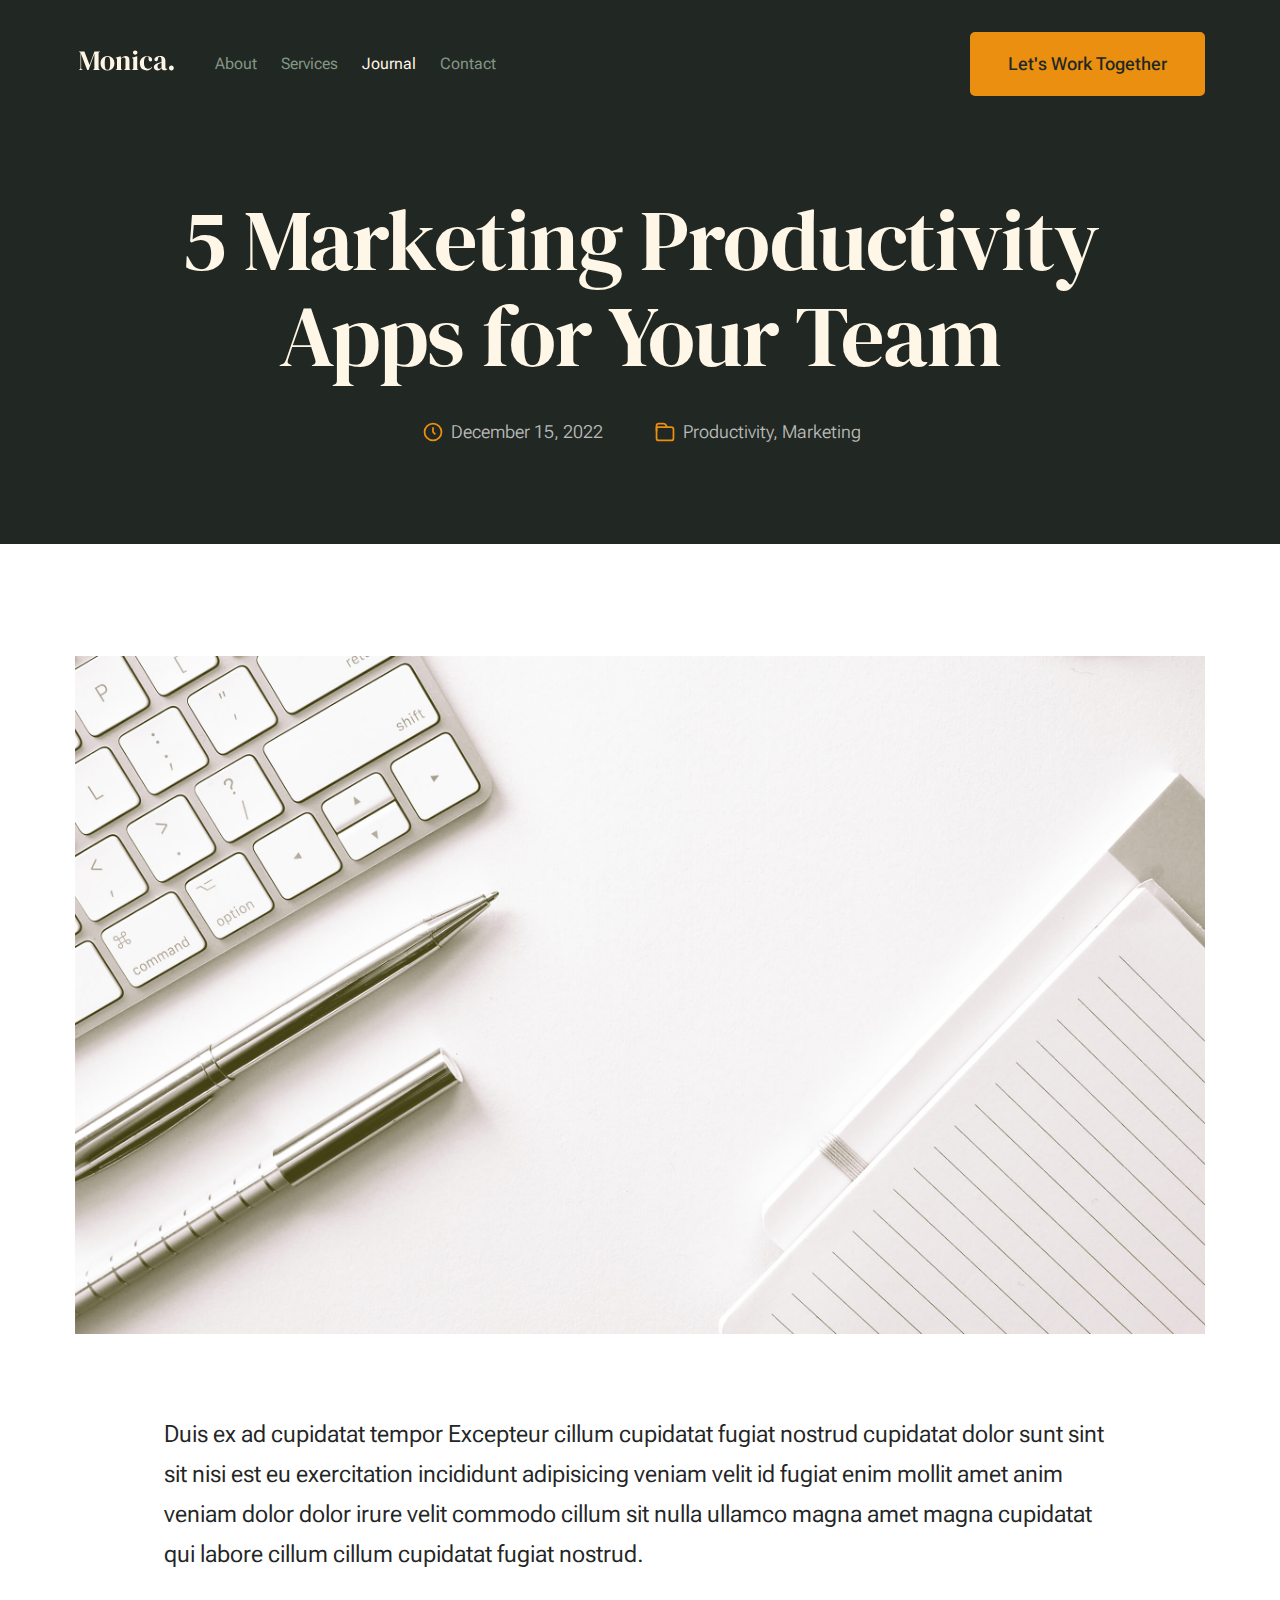
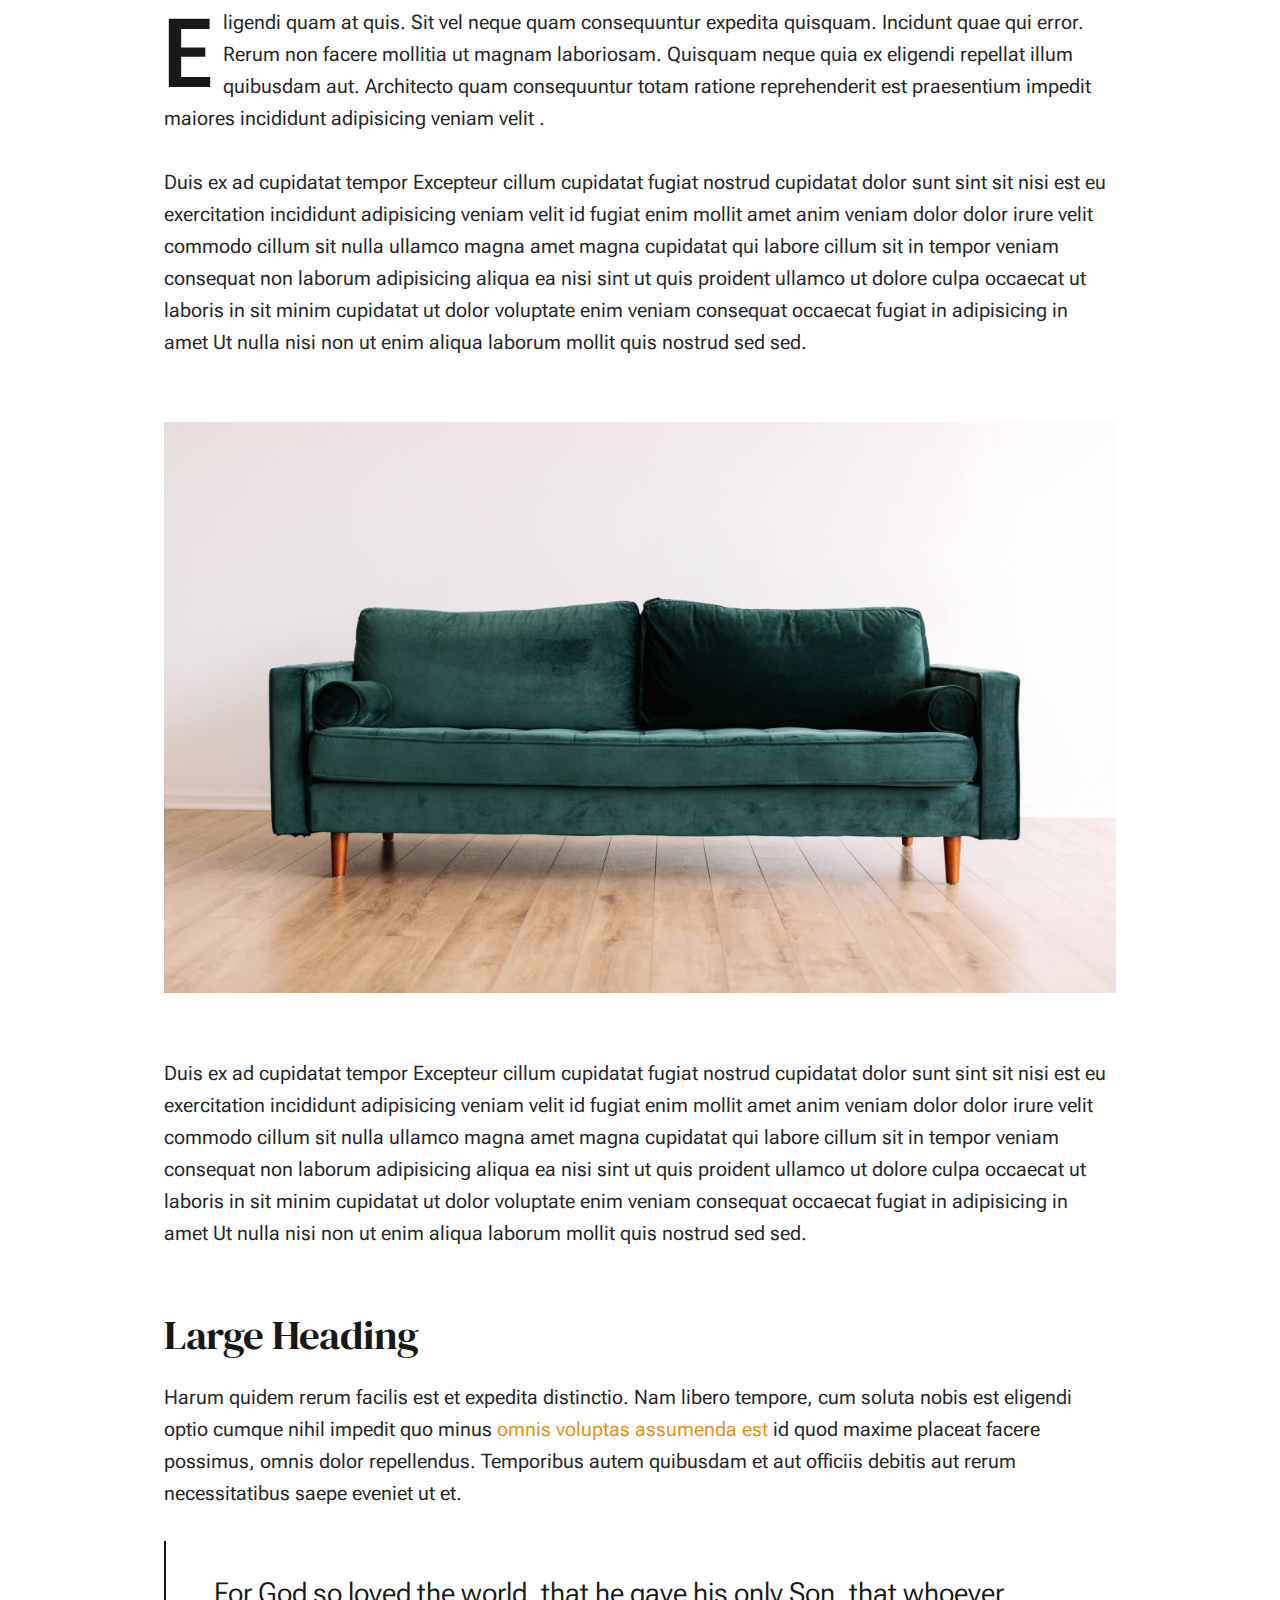
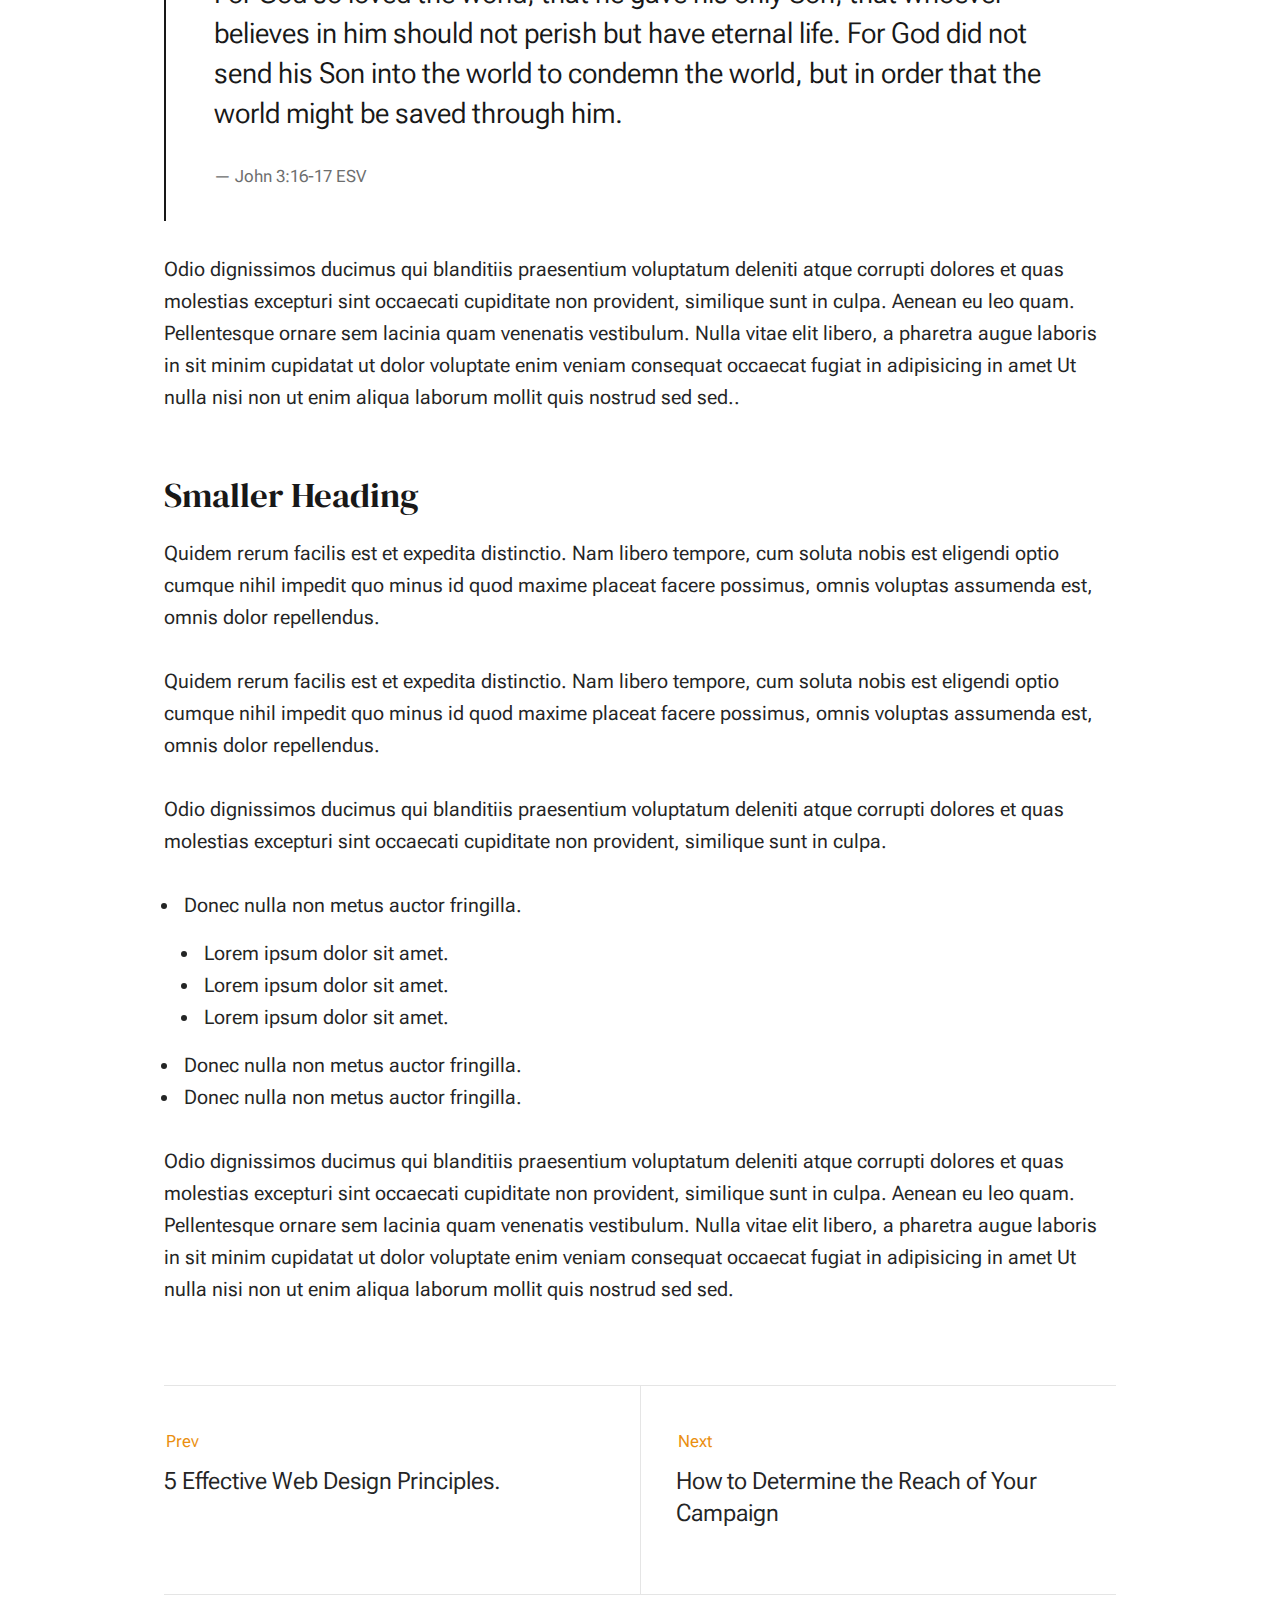
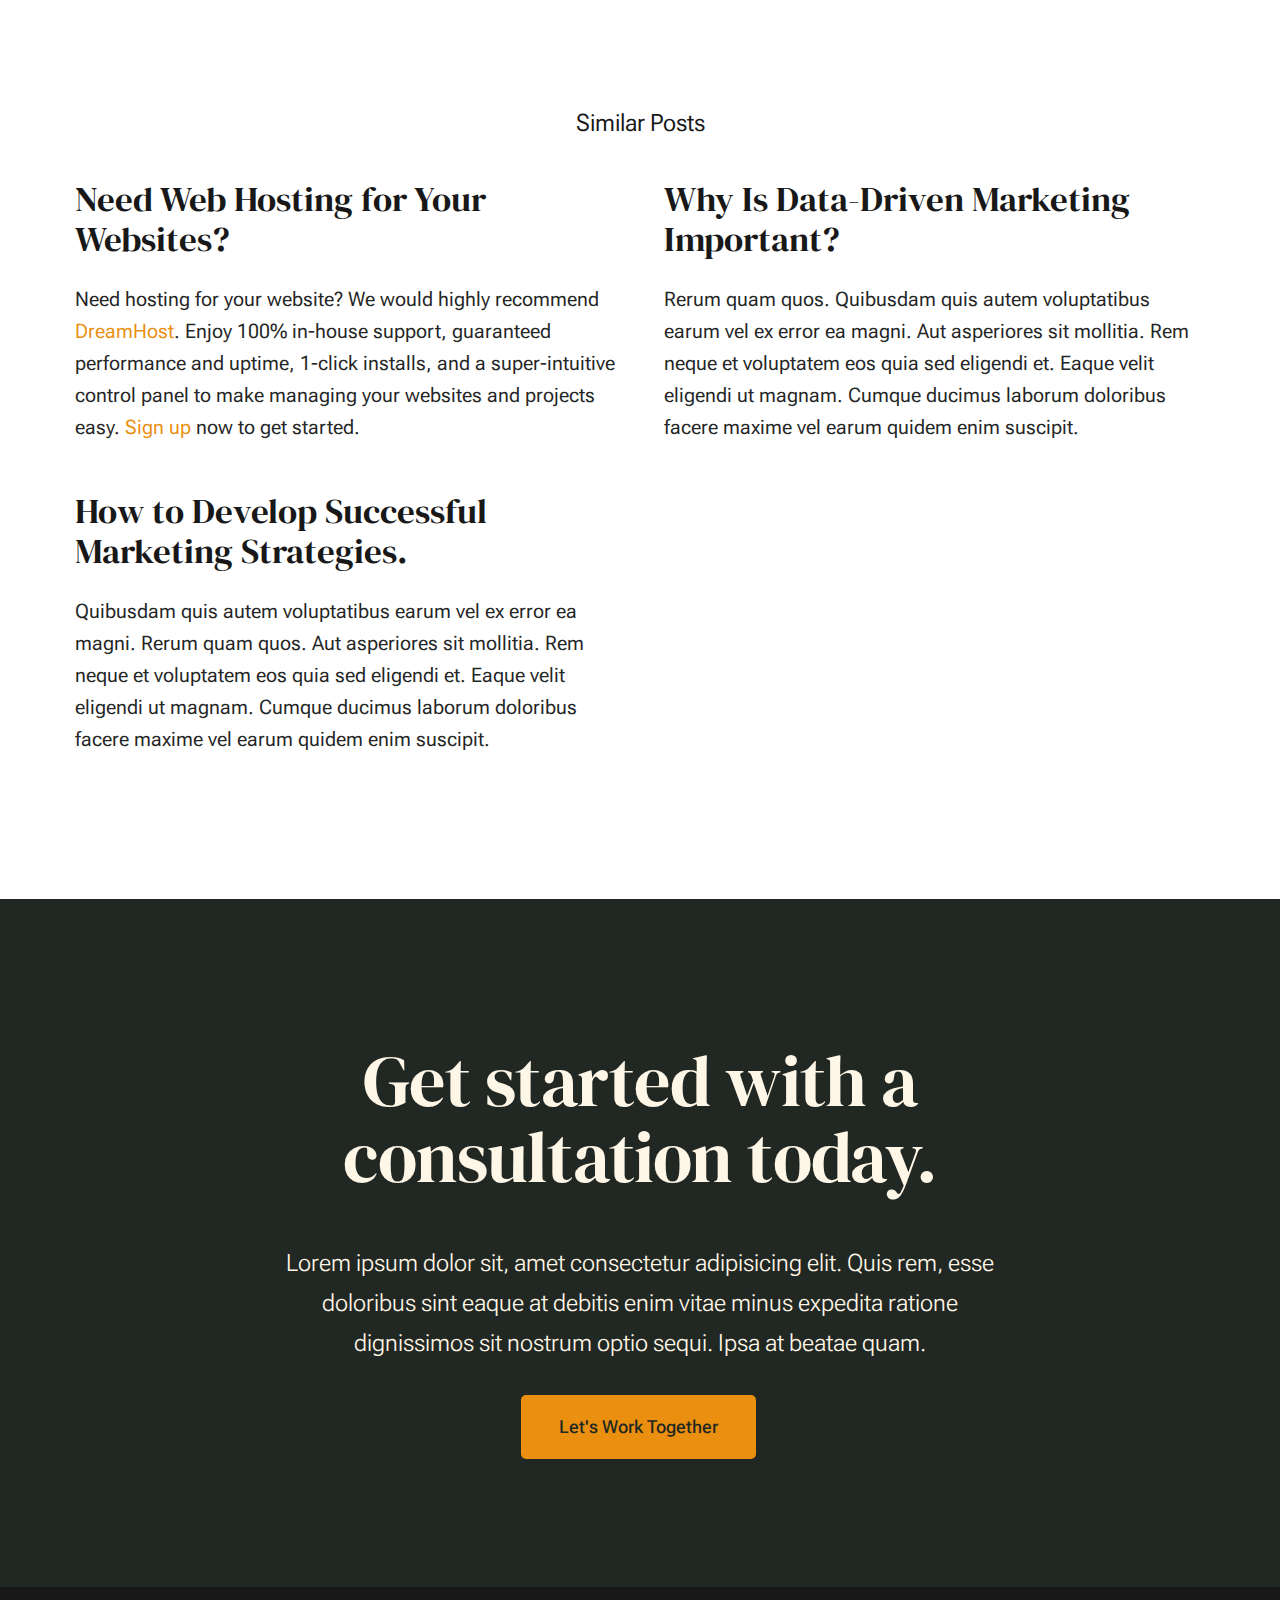
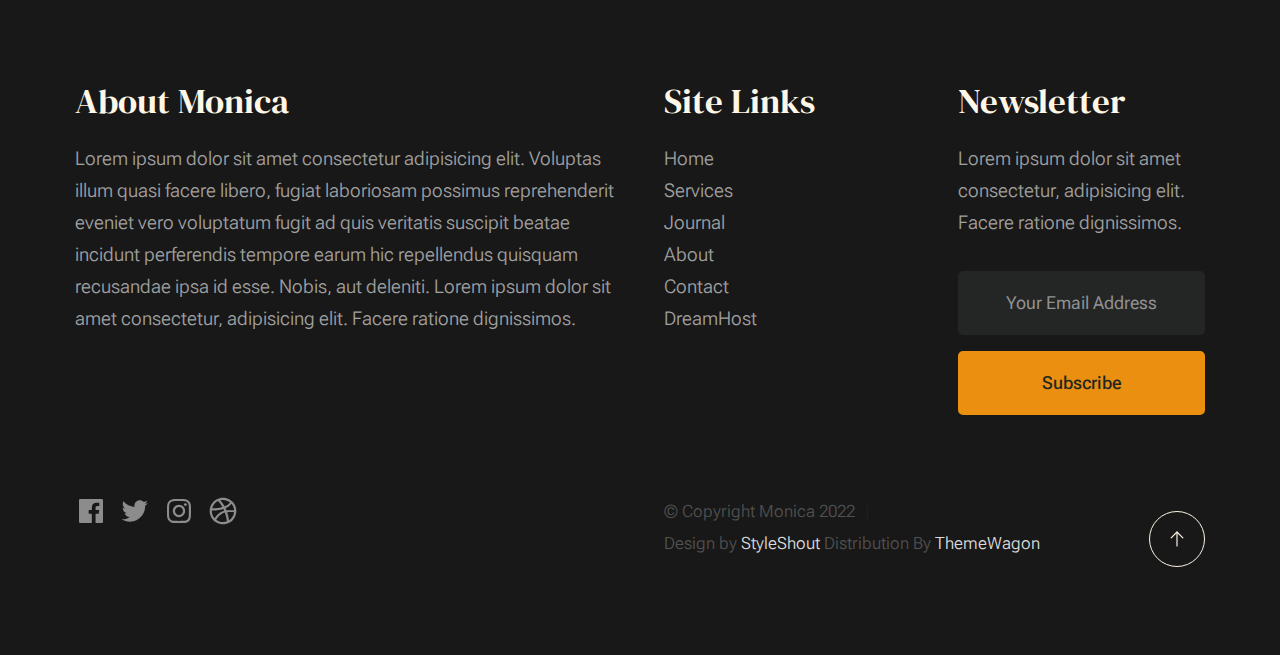
<file: single.html>
<!DOCTYPE html>
<html lang="en" class="no-js" >
<head>

    <!--- basic page needs
    ================================================== -->
    <meta charset="utf-8">
    <meta name="viewport" content="width=device-width, initial-scale=1">
    <title>Single - Monica</title>

    <script>
        document.documentElement.classList.remove('no-js');
        document.documentElement.classList.add('js');
    </script>

    <!-- CSS
    ================================================== -->
    <link rel="stylesheet" href="css/vendor.css">
    <link rel="stylesheet" href="css/styles.css">

    <!-- favicons
    ================================================== -->
    <link rel="apple-touch-icon" sizes="180x180" href="apple-touch-icon.png">
    <link rel="icon" type="image/png" sizes="32x32" href="favicon-32x32.png">
    <link rel="icon" type="image/png" sizes="16x16" href="favicon-16x16.png">
    <link rel="manifest" href="site.webmanifest">

</head>


<body id="top">


    <!-- preloader
    ================================================== -->
    <div id="preloader">
        <div id="loader" class="dots-fade">
            <div></div>
            <div></div>
            <div></div>
        </div>
    </div>


    <!-- page wrap
    ================================================== -->
    <div id="page" class="s-pagewrap">


        <!-- # site header 
        ================================================== -->
        <header class="s-header">

            <div class="row s-header__inner width-sixteen-col">

                <div class="s-header__block">
                    <div class="s-header__logo">
                        <a class="logo" href="index.html">
                            <img src="images/logo.svg" alt="Homepage">
                        </a>
                    </div>

                    <a class="s-header__menu-toggle" href="#0"><span>Menu</span></a>
                </div> <!-- end s-header__block -->

                <nav class="s-header__nav">    
                    <ul class="s-header__menu-links">
                        <li><a href="about.html">About</a></li>
                        <li><a href="services.html">Services</a></li>
                        <li class="current"><a href="blog.html">Journal</a></li>
                        <li><a href="contact.html">Contact</a></li>
                    </ul> <!-- s-header__menu-links -->

                    <div class="s-header__contact">
                        <a href="contact.html" class="btn btn--primary s-header__contact-btn">Let's Work Together</a>
                        
                    </div> <!-- s-header__contact -->    
                </nav> <!-- end s-header__nav -->

            </div> <!-- end s-header__inner -->

        </header> <!-- end s-header -->


        <!-- # site main content
        ================================================== -->
        <article id="content" class="s-content entry">

            <div class="s-pageheader entry__header">
                <div class="row">
                    <div class="column xl-12">

                        <h1 class="entry__title">
                            5 Marketing Productivity Apps for Your Team
                        </h1> <!-- end entry__title -->

                        <div class="entry__meta">
                            <div class="entry__meta-date">
                                <svg width="24" height="24" fill="none" viewBox="0 0 24 24">
                                    <circle cx="12" cy="12" r="7.25" stroke="currentColor" stroke-width="1.5"></circle>
                                    <path stroke="currentColor" stroke-width="1.5" d="M12 8V12L14 14"></path>
                                </svg>
                                December 15, 2022 
                            </div>
                            <div class="entry__meta-cat">
                                <svg width="24" height="24" fill="none" viewBox="0 0 24 24">
                                    <path stroke="currentColor" stroke-linecap="round" stroke-linejoin="round" stroke-width="1.5" d="M19.25 17.25V9.75C19.25 8.64543 18.3546 7.75 17.25 7.75H4.75V17.25C4.75 18.3546 5.64543 19.25 6.75 19.25H17.25C18.3546 19.25 19.25 18.3546 19.25 17.25Z"></path>
                                    <path stroke="currentColor" stroke-linecap="round" stroke-linejoin="round" stroke-width="1.5" d="M13.5 7.5L12.5685 5.7923C12.2181 5.14977 11.5446 4.75 10.8127 4.75H6.75C5.64543 4.75 4.75 5.64543 4.75 6.75V11"></path>
                                </svg>                                      
                                <span class="cat-links">
                                    <a href="blog.html">Productivity</a>
                                    <a href="blog.html">Marketing</a>
                                </span>
                            </div>
                        </div> <!-- end entry__meta -->

                    </div>
                </div>
            </div> <!-- end entry__header --> 

            <div class="s-pagecontent entry__content">

                <div class="row entry__media">
                    <div class="column xl-12">
                        <figure class="featured-image">
                            <img src="images/thumbs/single/standard-1200.jpg" 
                                 srcset="images/thumbs/single/standard-2400.jpg 2400w, 
                                         images/thumbs/single/standard-1200.jpg 1200w, 
                                         images/thumbs/single/standard-600.jpg 600w" sizes="(max-width: 2400px) 100vw, 2400px" alt="">
                        </figure>
                    </div>
                </div> <!-- end entry__media -->

                <div class="row entry__primary width-narrower">
                    <div class="column xl-12"> 

                            <p class="lead">
                            Duis ex ad cupidatat tempor Excepteur cillum cupidatat fugiat nostrud cupidatat dolor 
                            sunt sint sit nisi est eu exercitation incididunt adipisicing veniam velit id fugiat 
                            enim mollit amet anim veniam dolor dolor irure velit commodo cillum sit nulla ullamco 
                            magna amet magna cupidatat qui labore cillum cillum cupidatat fugiat nostrud. </p> 

                            <p class="drop-cap">
                            Eligendi quam at quis. Sit vel neque quam consequuntur expedita quisquam. Incidunt quae 
                            qui error. Rerum non facere mollitia ut magnam laboriosam. Quisquam neque quia ex eligendi 
                            repellat illum quibusdam aut. Architecto quam consequuntur totam ratione reprehenderit est 
                            praesentium impedit maiores incididunt adipisicing veniam velit .
                            </p>
    
                            <p>
                            Duis ex ad cupidatat tempor Excepteur cillum cupidatat fugiat nostrud cupidatat dolor 
                            sunt sint sit nisi est eu exercitation incididunt adipisicing veniam velit id fugiat 
                            enim mollit amet anim veniam dolor dolor irure velit commodo cillum sit nulla ullamco 
                            magna amet magna cupidatat qui labore cillum sit in tempor veniam consequat non laborum 
                            adipisicing aliqua ea nisi sint ut quis proident ullamco ut dolore culpa occaecat ut 
                            laboris in sit minim cupidatat ut dolor voluptate enim veniam consequat occaecat fugiat 
                            in adipisicing in amet Ut nulla nisi non ut enim aliqua laborum mollit quis nostrud sed sed.
                            </p>
            
                            <figure class="alignwide">
                                <img src="images/sample-1200.jpg" 
                                     srcset="images/sample-2400.jpg 2400w, 
                                             images/sample-1200.jpg 1200w, 
                                             images/sample-600.jpg 600w" sizes="(max-width: 2400px) 100vw, 2400px" alt="">
                            </figure>
    
                            <p>
                            Duis ex ad cupidatat tempor Excepteur cillum cupidatat fugiat nostrud cupidatat dolor 
                            sunt sint sit nisi est eu exercitation incididunt adipisicing veniam velit id fugiat 
                            enim mollit amet anim veniam dolor dolor irure velit commodo cillum sit nulla ullamco 
                            magna amet magna cupidatat qui labore cillum sit in tempor veniam consequat non laborum 
                            adipisicing aliqua ea nisi sint ut quis proident ullamco ut dolore culpa occaecat ut 
                            laboris in sit minim cupidatat ut dolor voluptate enim veniam consequat occaecat fugiat 
                            in adipisicing in amet Ut nulla nisi non ut enim aliqua laborum mollit quis nostrud sed sed.
                            </p>
    
                            <h2>Large Heading</h2>
        
                            <p>
                            Harum quidem rerum facilis est et expedita distinctio. Nam libero tempore, cum soluta 
                            nobis est eligendi optio cumque nihil impedit quo minus <a href="http://#">omnis voluptas assumenda est</a> 
                            id quod maxime placeat facere possimus, omnis dolor repellendus. Temporibus autem quibusdam et 
                            aut officiis debitis aut rerum necessitatibus saepe eveniet ut et.</p>
    
                            <blockquote>
                                <p>
                                For God so loved the world, that he gave his only Son, that whoever believes in 
                                him should not perish but have eternal life. For God did not send his Son into 
                                the world to condemn the world, but in order that the world might be 
                                saved through him.
                                </p>
                                <cite>John 3:16-17 ESV</cite>
                            </blockquote>
    
                            <p>
                            Odio dignissimos ducimus qui blanditiis praesentium voluptatum deleniti atque corrupti dolores 
                            et quas molestias excepturi sint occaecati cupiditate non provident, similique sunt in culpa. 
                            Aenean eu leo quam. Pellentesque ornare sem lacinia quam venenatis vestibulum. Nulla vitae elit 
                            libero, a pharetra augue laboris in sit minim cupidatat ut dolor voluptate enim veniam consequat 
                            occaecat fugiat in adipisicing in amet Ut nulla nisi non ut enim aliqua laborum mollit quis nostrud sed sed..</p>
    
                            <h3>Smaller Heading</h3>
    
                            <p>
                            Quidem rerum facilis est et expedita distinctio. Nam libero tempore, cum soluta nobis est 
                            eligendi optio cumque nihil impedit quo minus id quod maxime placeat facere possimus, omnis voluptas 
                            assumenda est, omnis dolor repellendus.
                            </p>
    
                            <p>
                            Quidem rerum facilis est et expedita distinctio. Nam libero tempore, cum soluta nobis est 
                            eligendi optio cumque nihil impedit quo minus id quod maxime placeat facere possimus, omnis voluptas 
                            assumenda est, omnis dolor repellendus.
                            </p>
                                    
                            <p>
                            Odio dignissimos ducimus qui blanditiis praesentium voluptatum deleniti atque corrupti dolores et 
                            quas molestias excepturi sint occaecati cupiditate non provident, similique sunt in culpa.</p>
    
                            <ul>
                                <li>Donec nulla non metus auctor fringilla.
                                    <ul>
                                        <li>Lorem ipsum dolor sit amet.</li>
                                        <li>Lorem ipsum dolor sit amet.</li>
                                        <li>Lorem ipsum dolor sit amet.</li>
                                    </ul>
                                </li>
                                <li>Donec nulla non metus auctor fringilla.</li>
                                <li>Donec nulla non metus auctor fringilla.</li>
                            </ul>
    
                            <p>
                            Odio dignissimos ducimus qui blanditiis praesentium voluptatum deleniti atque corrupti dolores et quas 
                            molestias excepturi sint occaecati cupiditate non provident, similique sunt in culpa. Aenean eu leo quam. 
                            Pellentesque ornare sem lacinia quam venenatis vestibulum. Nulla vitae elit libero, a pharetra augue 
                            laboris in sit minim cupidatat ut dolor voluptate enim veniam consequat occaecat fugiat in adipisicing 
                            in amet Ut nulla nisi non ut enim aliqua laborum mollit quis nostrud sed sed.
                            </p>        

                            <div class="post-nav">
                                <div class="post-nav__prev">
                                    <a href="single-standard.html" rel="prev">
                                        <span>Prev</span>
                                        5 Effective Web Design Principles. 
                                    </a>
                                </div>
                                <div class="post-nav__next">
                                    <a href="single-standard.html" rel="next">
                                        <span>Next</span>
                                        How to Determine the Reach of Your Campaign
                                    </a>
                                </div>
                            </div> <!-- end post-nav -->                                                   
                   
                    </div> <!-- end column-->
                </div> <!-- end entry__primary -->    
                
                <div class="row related-posts">
                    <div class="column xl-12">

                        <h4 class="text-center">Similar Posts</h4>

                        <div class="grid-list-items">
                
                            <div class="grid-list-items__item blog-card">
                                <div class="blog-card__header">
                                    <h3 class="blog-card__title"><a href="https://www.dreamhost.com/r.cgi?287326">Need Web Hosting for Your Websites?</a></h3>
                                </div>
                                <div class="blog-card__text">
                                    <p>
                                    Need hosting for your website? We would highly recommend <a href="https://www.dreamhost.com/r.cgi?287326">DreamHost</a>.
                                    Enjoy 100% in-house support, guaranteed performance and uptime, 1-click installs, and a super-intuitive control 
                                    panel to make managing your websites and projects easy. <a href="https://www.dreamhost.com/r.cgi?287326">Sign up</a> now to get started.
                                    </p>
                                </div>
                            </div> <!-- end blog-card -->
                            <div class="grid-list-items__item blog-card">
                                <div class="blog-card__header">
                                    <h3 class="blog-card__title"><a href="single.html">Why Is Data-Driven Marketing Important?</a></h3>
                                </div>
                                <div class="blog-card__text">
                                    <p>
                                    Rerum quam quos. Quibusdam quis autem voluptatibus earum vel ex error ea magni. Aut asperiores 
                                    sit mollitia. Rem neque et voluptatem eos quia sed eligendi et. Eaque velit eligendi ut 
                                    magnam. Cumque ducimus laborum doloribus facere maxime vel earum quidem enim suscipit.
                                    </p>
                                </div>
                            </div> <!-- end blog-card -->
                            <div class="grid-list-items__item blog-card">
                                <div class="blog-card__header">
                                    <h3 class="blog-card__title"><a href="single.html">How to Develop Successful Marketing Strategies.</a></h3>
                                </div>
                                <div class="blog-card__text">
                                    <p>
                                    Quibusdam quis autem voluptatibus earum vel ex error ea magni. Rerum quam quos. Aut asperiores 
                                    sit mollitia. Rem neque et voluptatem eos quia sed eligendi et. Eaque velit eligendi ut 
                                    magnam. Cumque ducimus laborum doloribus facere maxime vel earum quidem enim suscipit.
                                    </p>
                                </div>
                            </div> <!-- end blog card -->
                        
                        </div> <!-- end grid-list-items -->
                          
                    </div> <!-- end column -->
                </div> <!-- end related-posts --> 

            </div> <!-- end entry__content -->

        </article> <!-- s-content entry-->
        

        <!-- # cta
        ================================================== -->
        <section id="cta" class="s-cta">

            <div class="row row-x-center text-center">
                <div class="column xl-8 lg-12">

                    <div class="s-cta__content">
                        <h2 class="text-display-title">
                        Get started with a consultation today.
                        </h2>
                        <p class="lead">
                        Lorem ipsum dolor sit, amet consectetur adipisicing elit. Quis rem, esse doloribus sint eaque at debitis enim vitae minus expedita ratione dignissimos sit nostrum optio sequi. Ipsa at beatae quam.
                        </p>
                        <a href="contact.html" class="btn btn--primary">Let's Work Together</a>
                    </div>

                </div>
            </div>

        </section> <!-- end s-cta -->


        <!-- # footer 
        ================================================== -->
        <footer class="s-footer">
            <div class="row s-footer__content">
                <div class="column xl-6 lg-6 md-12 s-footer__block s-footer__about">                    
                    <h3>About Monica</h3>
                    <p>
                    Lorem ipsum dolor sit amet consectetur adipisicing elit. Voluptas illum quasi facere libero, 
                    fugiat laboriosam possimus reprehenderit eveniet vero voluptatum fugit ad quis veritatis suscipit beatae 
                    incidunt perferendis tempore earum hic repellendus quisquam recusandae ipsa id esse. Nobis, aut deleniti.
                    Lorem ipsum dolor sit amet consectetur, adipisicing elit. Facere ratione dignissimos.
                    </p>               
                </div>                
                <div class="column xl-3 lg-6 md-12 s-footer__block s-footer__site-links">
                    <h3>Site Links</h3>
                    <ul class="link-list">
                        <li><a href="index.html">Home</a></li>
                        <li><a href="services.html">Services</a></li>
                        <li><a href="blog.html">Journal</a></li>
                        <li><a href="about.html">About</a></li>
                        <li><a href="contact.html">Contact</a></li>
                        <li><a href="https://www.dreamhost.com/r.cgi?287326">DreamHost</a></li>
                    </ul>
                </div>
                <div class="column xl-3 lg-6 md-12 tab-12 s-footer__block s-footer__newsletter">
                    <h3>Newsletter</h3>

                    <p>
                    Lorem ipsum dolor sit amet consectetur, adipisicing elit. Facere ratione dignissimos.
                    </p>

                    <div class="subscribe-form">
                        <form id="mc-form" class="mc-form">
                            <input type="email" name="EMAIL" id="mce-EMAIL" class="u-fullwidth text-center" placeholder="Your Email Address" title="The domain portion of the email address is invalid (the portion after the @)." pattern="^([^\x00-\x20\x22\x28\x29\x2c\x2e\x3a-\x3c\x3e\x40\x5b-\x5d\x7f-\xff]+|\x22([^\x0d\x22\x5c\x80-\xff]|\x5c[\x00-\x7f])*\x22)(\x2e([^\x00-\x20\x22\x28\x29\x2c\x2e\x3a-\x3c\x3e\x40\x5b-\x5d\x7f-\xff]+|\x22([^\x0d\x22\x5c\x80-\xff]|\x5c[\x00-\x7f])*\x22))*\x40([^\x00-\x20\x22\x28\x29\x2c\x2e\x3a-\x3c\x3e\x40\x5b-\x5d\x7f-\xff]+|\x5b([^\x0d\x5b-\x5d\x80-\xff]|\x5c[\x00-\x7f])*\x5d)(\x2e([^\x00-\x20\x22\x28\x29\x2c\x2e\x3a-\x3c\x3e\x40\x5b-\x5d\x7f-\xff]+|\x5b([^\x0d\x5b-\x5d\x80-\xff]|\x5c[\x00-\x7f])*\x5d))*(\.\w{2,})+$" required>
                            <input type="submit" name="subscribe" value="Subscribe" class="btn btn--primary btn--small u-fullwidth">
                            <!-- <div style="position: absolute; left: -5000px;" aria-hidden="true"><input type="text" name="b_cdb7b577e41181934ed6a6a44_9a91cfe7b3" tabindex="-1" value=""></div> -->
                            <div class="mc-status"></div>
                        </form>
                    </div>
                </div>
            </div>    
            
            <div class="row s-footer__bottom">
                <div class="column xl-6 lg-12">
                    <ul class="s-footer__social social-list">
                        <li>
                            <a href="#0">
                                <svg xmlns="http://www.w3.org/2000/svg" width="24" height="24" viewBox="0 0 24 24" style="fill:rgba(0, 0, 0, 1);transform:;-ms-filter:"><path d="M20,3H4C3.447,3,3,3.448,3,4v16c0,0.552,0.447,1,1,1h8.615v-6.96h-2.338v-2.725h2.338v-2c0-2.325,1.42-3.592,3.5-3.592 c0.699-0.002,1.399,0.034,2.095,0.107v2.42h-1.435c-1.128,0-1.348,0.538-1.348,1.325v1.735h2.697l-0.35,2.725h-2.348V21H20 c0.553,0,1-0.448,1-1V4C21,3.448,20.553,3,20,3z"></path></svg>
                                <span class="u-screen-reader-text">Facebook</span>
                            </a>
                        </li>
                        <li>
                            <a href="#0">
                                <svg xmlns="http://www.w3.org/2000/svg" width="24" height="24" viewBox="0 0 24 24" style="fill:rgba(0, 0, 0, 1);transform:;-ms-filter:"><path d="M19.633,7.997c0.013,0.175,0.013,0.349,0.013,0.523c0,5.325-4.053,11.461-11.46,11.461c-2.282,0-4.402-0.661-6.186-1.809 c0.324,0.037,0.636,0.05,0.973,0.05c1.883,0,3.616-0.636,5.001-1.721c-1.771-0.037-3.255-1.197-3.767-2.793 c0.249,0.037,0.499,0.062,0.761,0.062c0.361,0,0.724-0.05,1.061-0.137c-1.847-0.374-3.23-1.995-3.23-3.953v-0.05 c0.537,0.299,1.16,0.486,1.82,0.511C3.534,9.419,2.823,8.184,2.823,6.787c0-0.748,0.199-1.434,0.548-2.032 c1.983,2.443,4.964,4.04,8.306,4.215c-0.062-0.3-0.1-0.611-0.1-0.923c0-2.22,1.796-4.028,4.028-4.028 c1.16,0,2.207,0.486,2.943,1.272c0.91-0.175,1.782-0.512,2.556-0.973c-0.299,0.935-0.936,1.721-1.771,2.22 c0.811-0.088,1.597-0.312,2.319-0.624C21.104,6.712,20.419,7.423,19.633,7.997z"></path></svg>
                                <span class="u-screen-reader-text">Twitter</span>
                            </a>
                        </li>
                        <li>
                            <a href="#0">
                                <svg xmlns="http://www.w3.org/2000/svg" width="24" height="24" viewBox="0 0 24 24" style="fill:rgba(0, 0, 0, 1);transform:;-ms-filter:"><path d="M11.999,7.377c-2.554,0-4.623,2.07-4.623,4.623c0,2.554,2.069,4.624,4.623,4.624c2.552,0,4.623-2.07,4.623-4.624 C16.622,9.447,14.551,7.377,11.999,7.377L11.999,7.377z M11.999,15.004c-1.659,0-3.004-1.345-3.004-3.003 c0-1.659,1.345-3.003,3.004-3.003s3.002,1.344,3.002,3.003C15.001,13.659,13.658,15.004,11.999,15.004L11.999,15.004z"></path><circle cx="16.806" cy="7.207" r="1.078"></circle><path d="M20.533,6.111c-0.469-1.209-1.424-2.165-2.633-2.632c-0.699-0.263-1.438-0.404-2.186-0.42 c-0.963-0.042-1.268-0.054-3.71-0.054s-2.755,0-3.71,0.054C7.548,3.074,6.809,3.215,6.11,3.479C4.9,3.946,3.945,4.902,3.477,6.111 c-0.263,0.7-0.404,1.438-0.419,2.186c-0.043,0.962-0.056,1.267-0.056,3.71c0,2.442,0,2.753,0.056,3.71 c0.015,0.748,0.156,1.486,0.419,2.187c0.469,1.208,1.424,2.164,2.634,2.632c0.696,0.272,1.435,0.426,2.185,0.45 c0.963,0.042,1.268,0.055,3.71,0.055s2.755,0,3.71-0.055c0.747-0.015,1.486-0.157,2.186-0.419c1.209-0.469,2.164-1.424,2.633-2.633 c0.263-0.7,0.404-1.438,0.419-2.186c0.043-0.962,0.056-1.267,0.056-3.71s0-2.753-0.056-3.71C20.941,7.57,20.801,6.819,20.533,6.111z M19.315,15.643c-0.007,0.576-0.111,1.147-0.311,1.688c-0.305,0.787-0.926,1.409-1.712,1.711c-0.535,0.199-1.099,0.303-1.67,0.311 c-0.95,0.044-1.218,0.055-3.654,0.055c-2.438,0-2.687,0-3.655-0.055c-0.569-0.007-1.135-0.112-1.669-0.311 c-0.789-0.301-1.414-0.923-1.719-1.711c-0.196-0.534-0.302-1.099-0.311-1.669c-0.043-0.95-0.053-1.218-0.053-3.654 c0-2.437,0-2.686,0.053-3.655c0.007-0.576,0.111-1.146,0.311-1.687c0.305-0.789,0.93-1.41,1.719-1.712 c0.534-0.198,1.1-0.303,1.669-0.311c0.951-0.043,1.218-0.055,3.655-0.055c2.437,0,2.687,0,3.654,0.055 c0.571,0.007,1.135,0.112,1.67,0.311c0.786,0.303,1.407,0.925,1.712,1.712c0.196,0.534,0.302,1.099,0.311,1.669 c0.043,0.951,0.054,1.218,0.054,3.655c0,2.436,0,2.698-0.043,3.654H19.315z"></path></svg>
                                <span class="u-screen-reader-text">Instagram</span>
                            </a>
                        </li>
                        <li>
                            <a href="#0">
                                <svg xmlns="http://www.w3.org/2000/svg" width="24" height="24" viewBox="0 0 24 24" style="fill: rgba(0, 0, 0, 1);transform: ;msFilter:;"><path d="M20.66 6.98a9.932 9.932 0 0 0-3.641-3.64C15.486 2.447 13.813 2 12 2s-3.486.447-5.02 1.34c-1.533.893-2.747 2.107-3.64 3.64S2 10.187 2 12s.446 3.487 1.34 5.02a9.924 9.924 0 0 0 3.641 3.64C8.514 21.553 10.187 22 12 22s3.486-.447 5.02-1.34a9.932 9.932 0 0 0 3.641-3.64C21.554 15.487 22 13.813 22 12s-.446-3.487-1.34-5.02zM12 3.66c2 0 3.772.64 5.32 1.919-.92 1.174-2.286 2.14-4.1 2.9-1.002-1.813-2.088-3.327-3.261-4.54A7.715 7.715 0 0 1 12 3.66zM5.51 6.8a8.116 8.116 0 0 1 2.711-2.22c1.212 1.201 2.325 2.7 3.34 4.5-2 .6-4.114.9-6.341.9-.573 0-1.006-.013-1.3-.04A8.549 8.549 0 0 1 5.51 6.8zM3.66 12c0-.054.003-.12.01-.2.007-.08.01-.146.01-.2.254.014.641.02 1.161.02 2.666 0 5.146-.367 7.439-1.1.187.373.381.793.58 1.26-1.32.293-2.674 1.006-4.061 2.14S6.4 16.247 5.76 17.5c-1.4-1.587-2.1-3.42-2.1-5.5zM12 20.34c-1.894 0-3.594-.587-5.101-1.759.601-1.187 1.524-2.322 2.771-3.401 1.246-1.08 2.483-1.753 3.71-2.02a29.441 29.441 0 0 1 1.56 6.62 8.166 8.166 0 0 1-2.94.56zm7.08-3.96a8.351 8.351 0 0 1-2.58 2.621c-.24-2.08-.7-4.107-1.379-6.081.932-.066 1.765-.1 2.5-.1.799 0 1.686.034 2.659.1a8.098 8.098 0 0 1-1.2 3.46zm-1.24-5c-1.16 0-2.233.047-3.22.14a27.053 27.053 0 0 0-.68-1.62c2.066-.906 3.532-2.006 4.399-3.3 1.2 1.414 1.854 3.027 1.96 4.84-.812-.04-1.632-.06-2.459-.06z"></path></svg>
                                <span class="u-screen-reader-text">Dribbble</span>
                            </a>
                        </li>
                    </ul> <!-- end s-footer__social -->
                </div>
                <div class="column xl-6 lg-12">
                    <p class="ss-copyright">
                        <span>© Copyright Monica 2022</span> 
                        <span>Design by <a href="https://www.styleshout.com/">StyleShout</a> Distribution By <a href="https://themewagon.com">ThemeWagon</a></span>
                    </p>
                </div>

                <div class="ss-go-top">
                    <a class="smoothscroll" title="Back to Top" href="#top">
                        <svg xmlns="http://www.w3.org/2000/svg" viewBox="0 0 24 24" width="36" height="36" fill="none" stroke="#ffffff" stroke-width="1" stroke-linecap="round" stroke-linejoin="round">&lt;!--!  Atomicons Free 1.00 by @atisalab License - https://atomicons.com/license/ (Icons: CC BY 4.0) Copyright 2021 Atomicons --&gt;<polyline points="17 11 12 6 7 11"></polyline><line x1="12" y1="18" x2="12" y2="6"></line></svg>
                    </a>
                </div> <!-- end ss-go-top -->
            </div>
            
        </footer> <!-- end s-footer -->

    </div> <!-- end page-wrap -->

    <!-- Java Script
    ================================================== -->
    <script src="js/plugins.js"></script>
    <script src="js/main.js"></script>

</body>
</html>
</file>
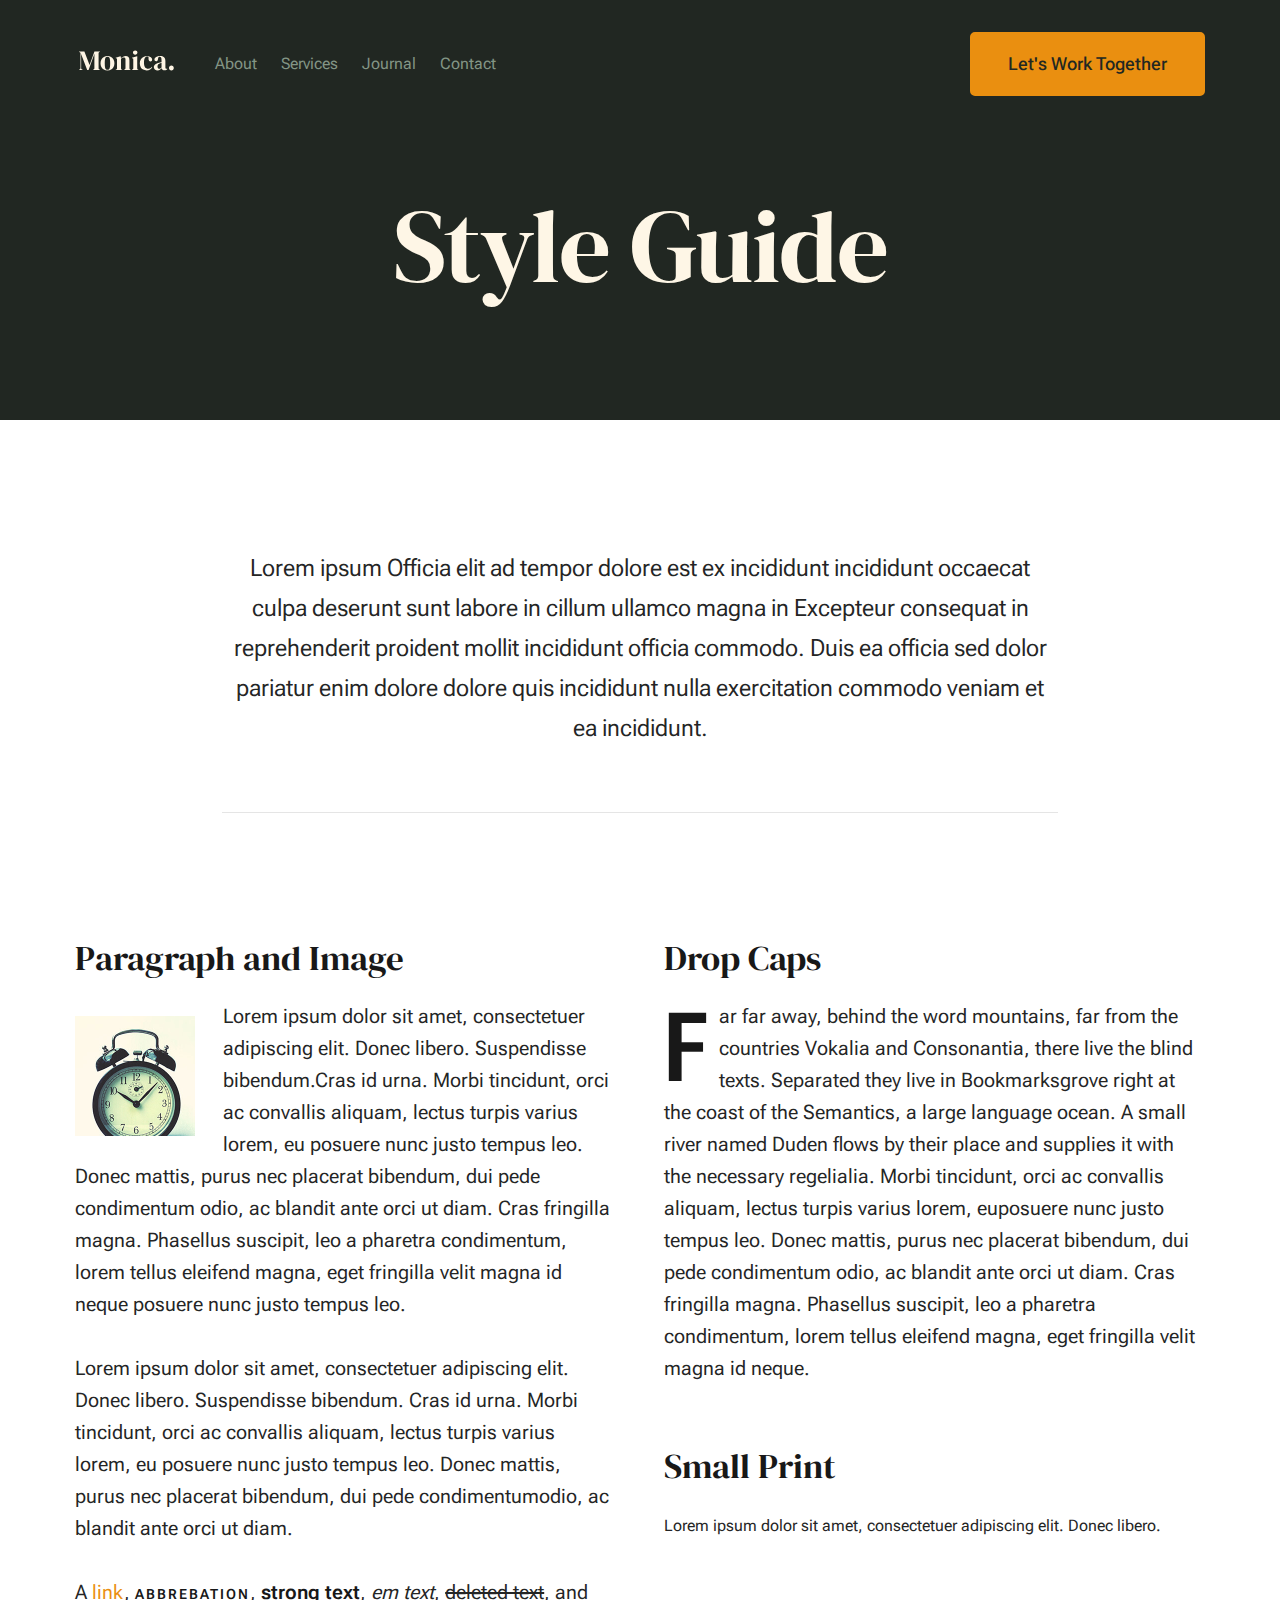
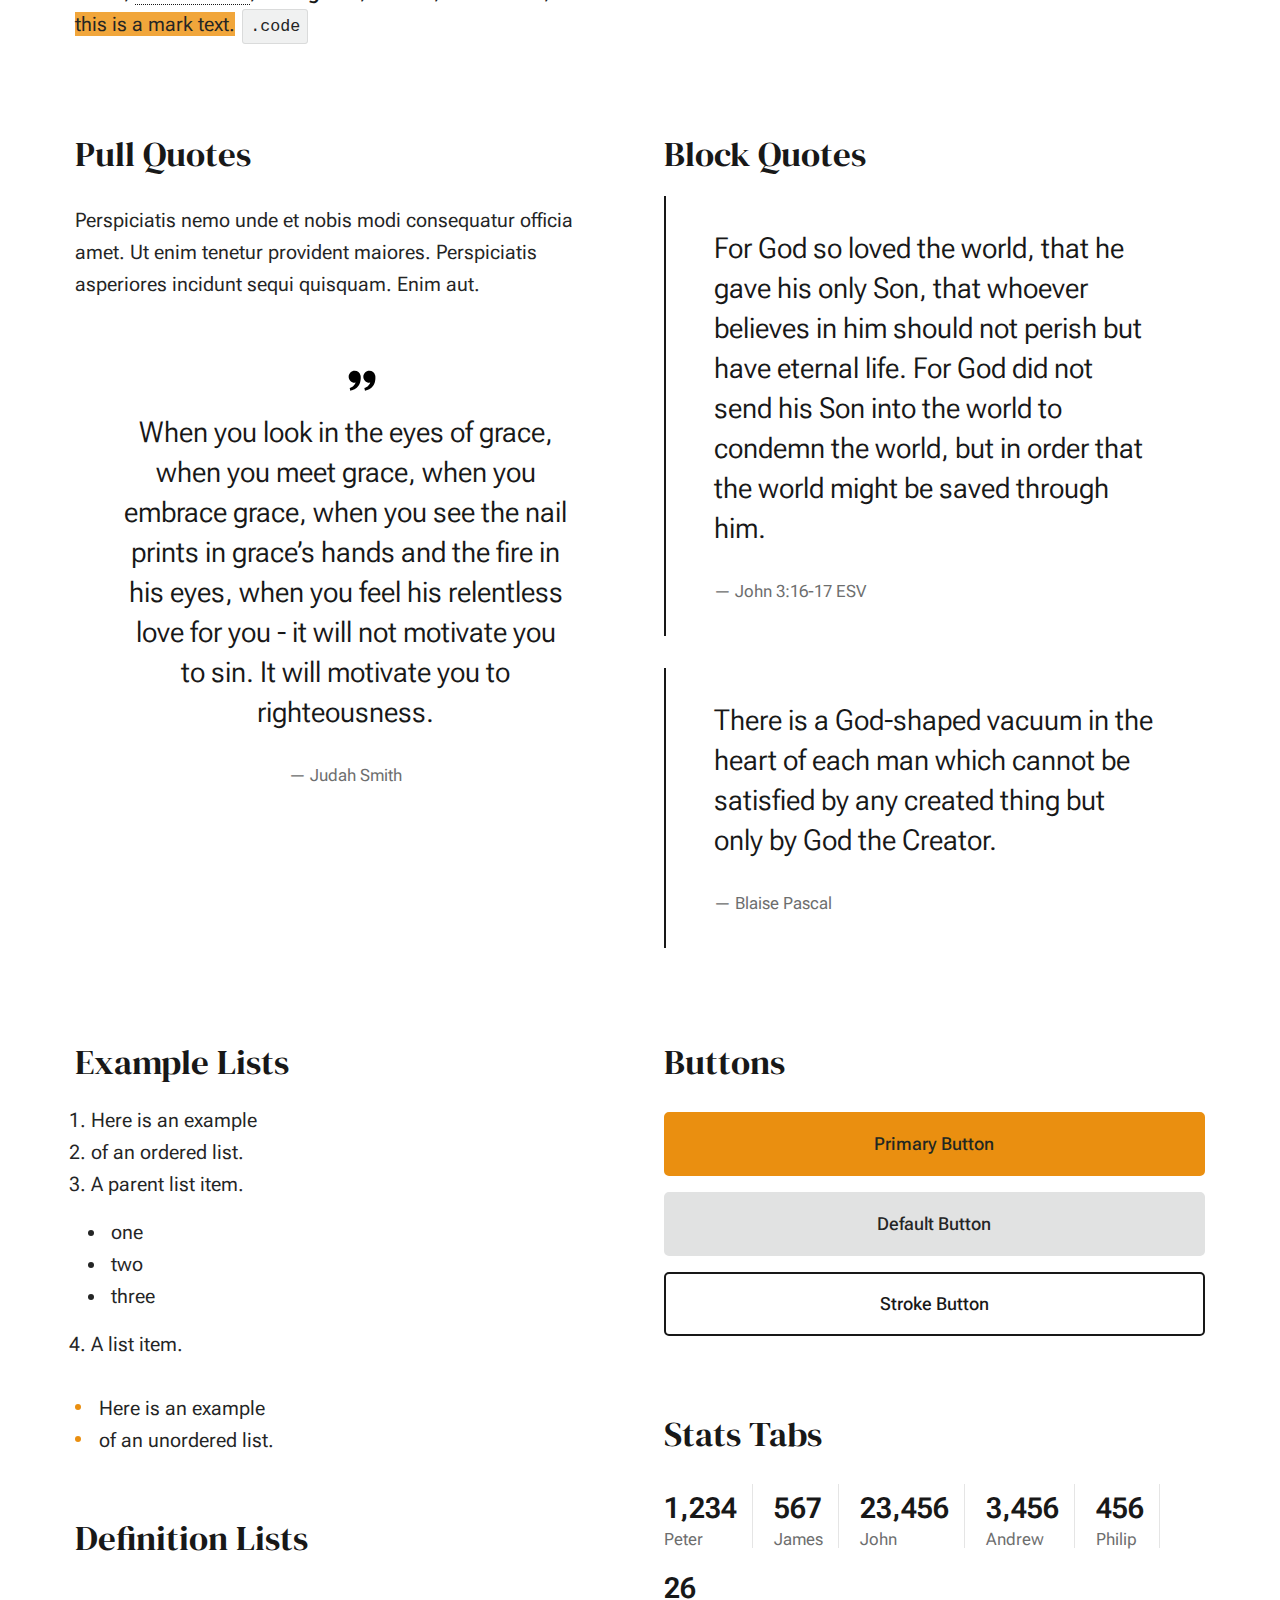
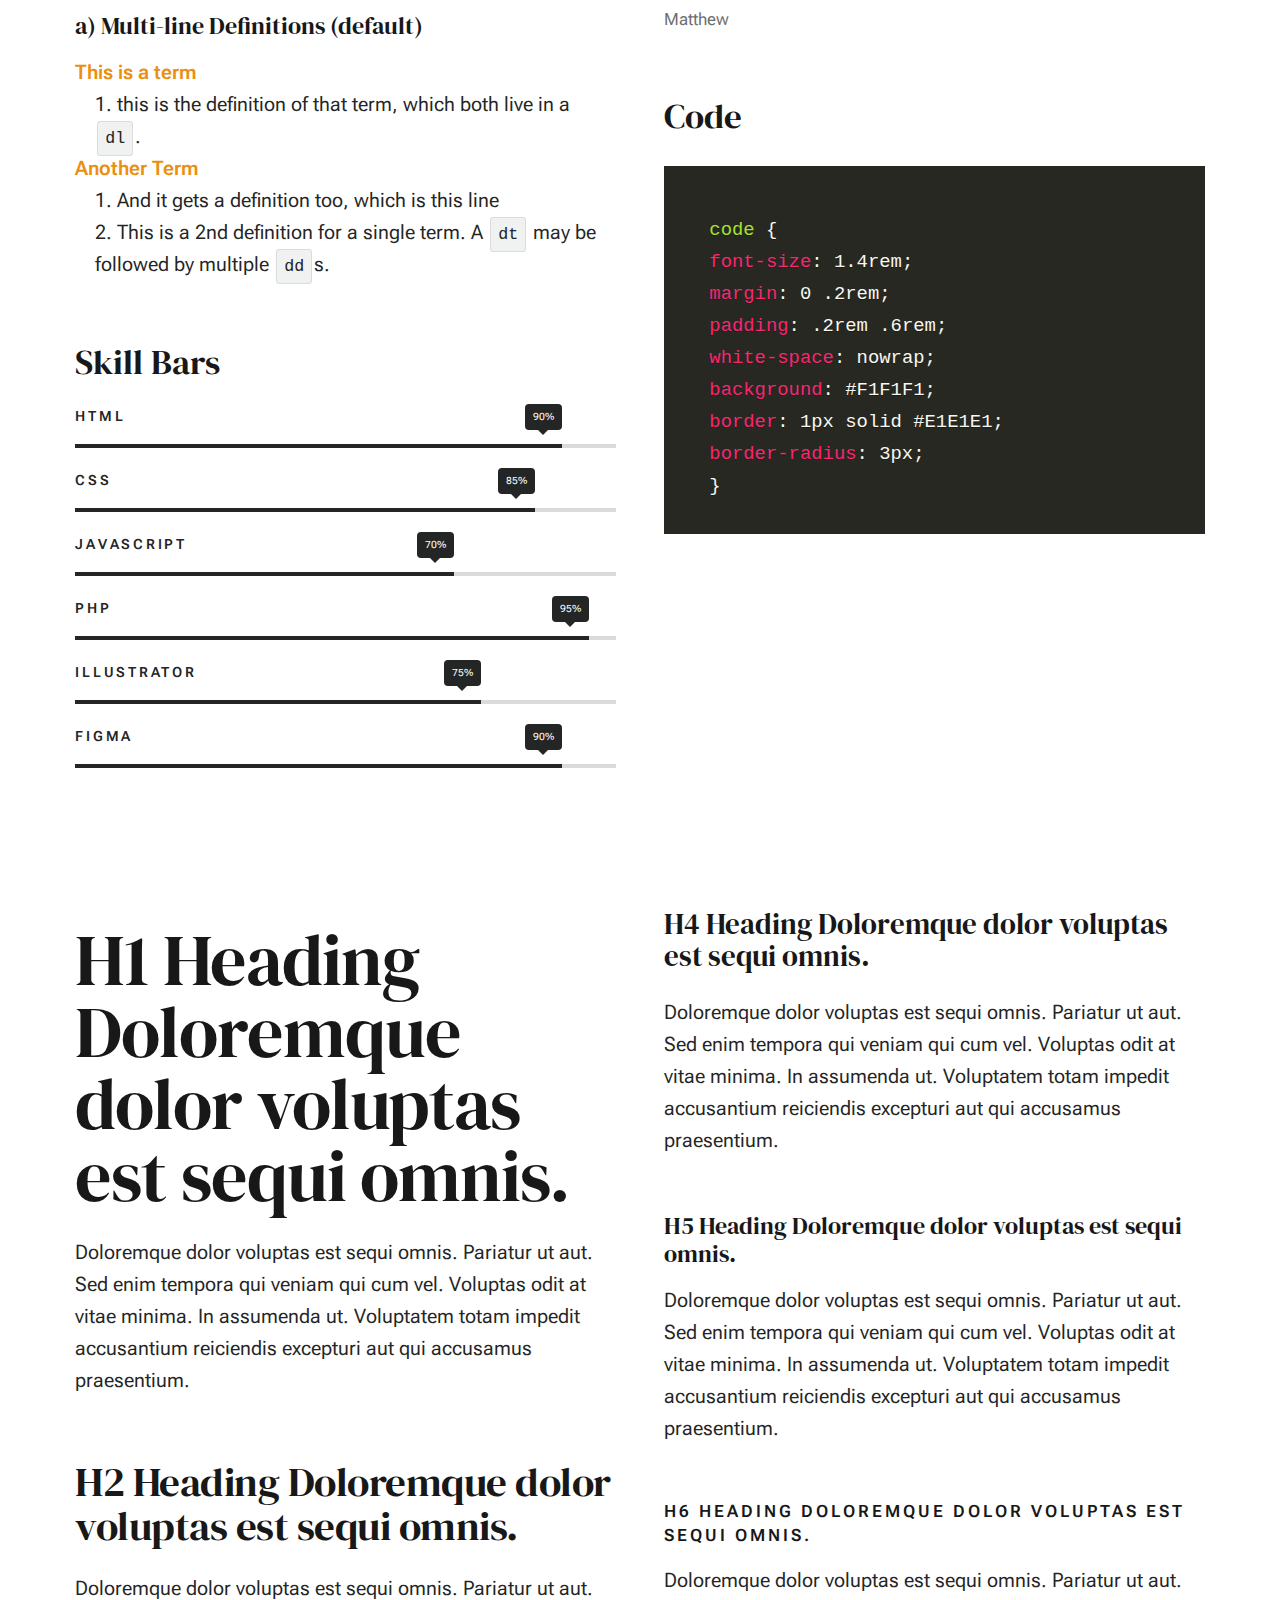
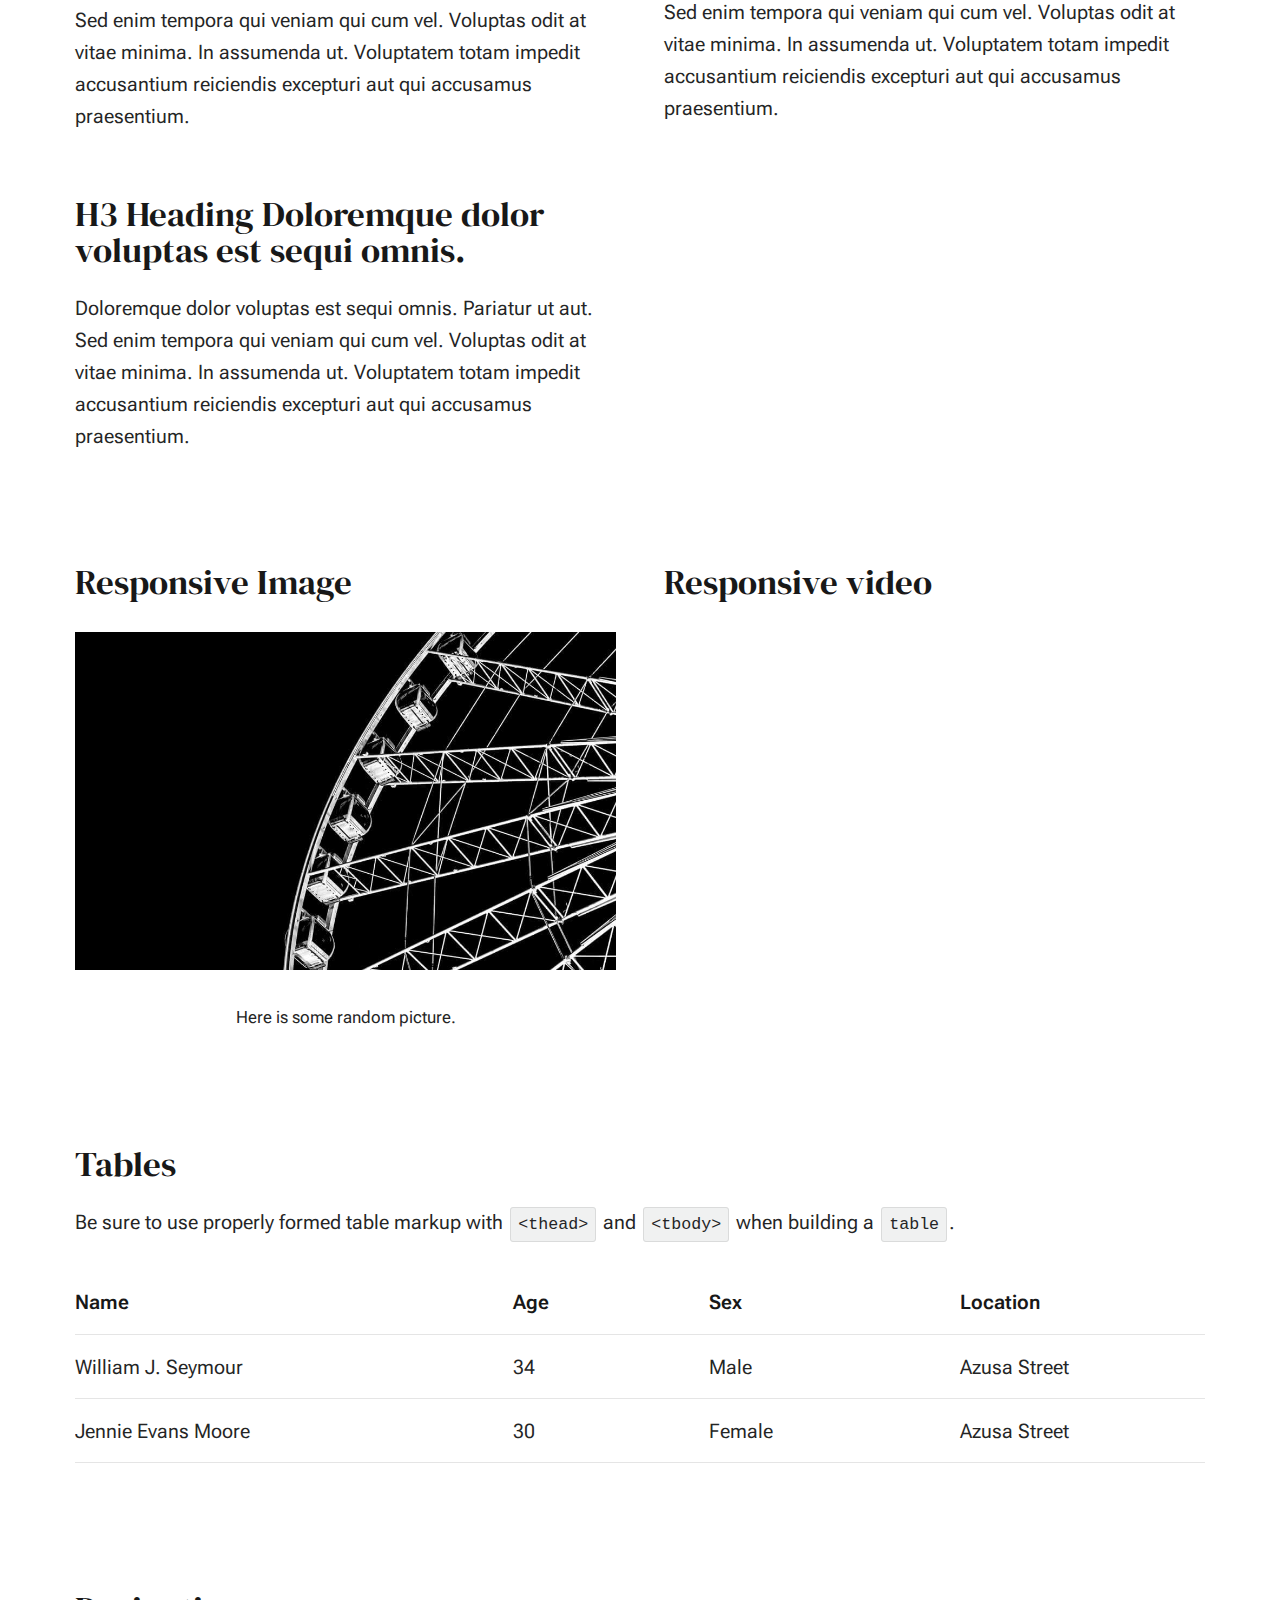
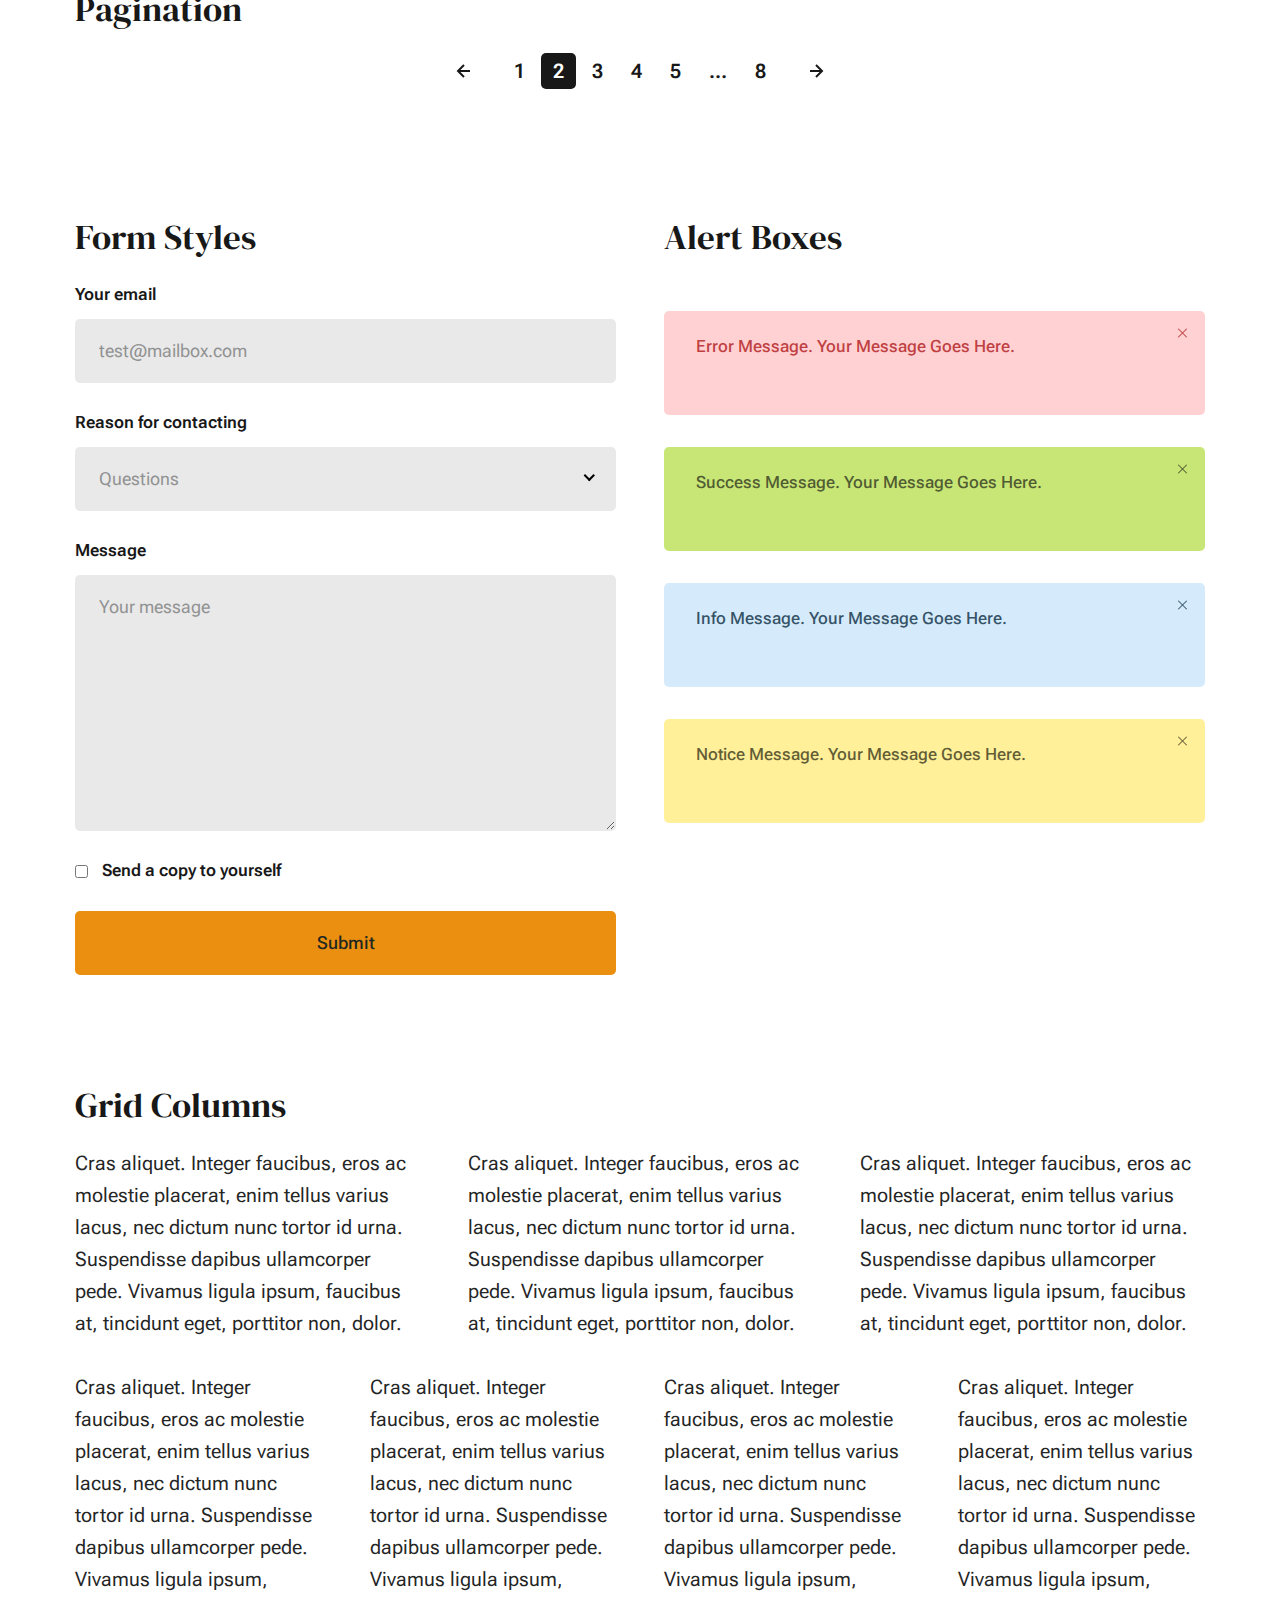
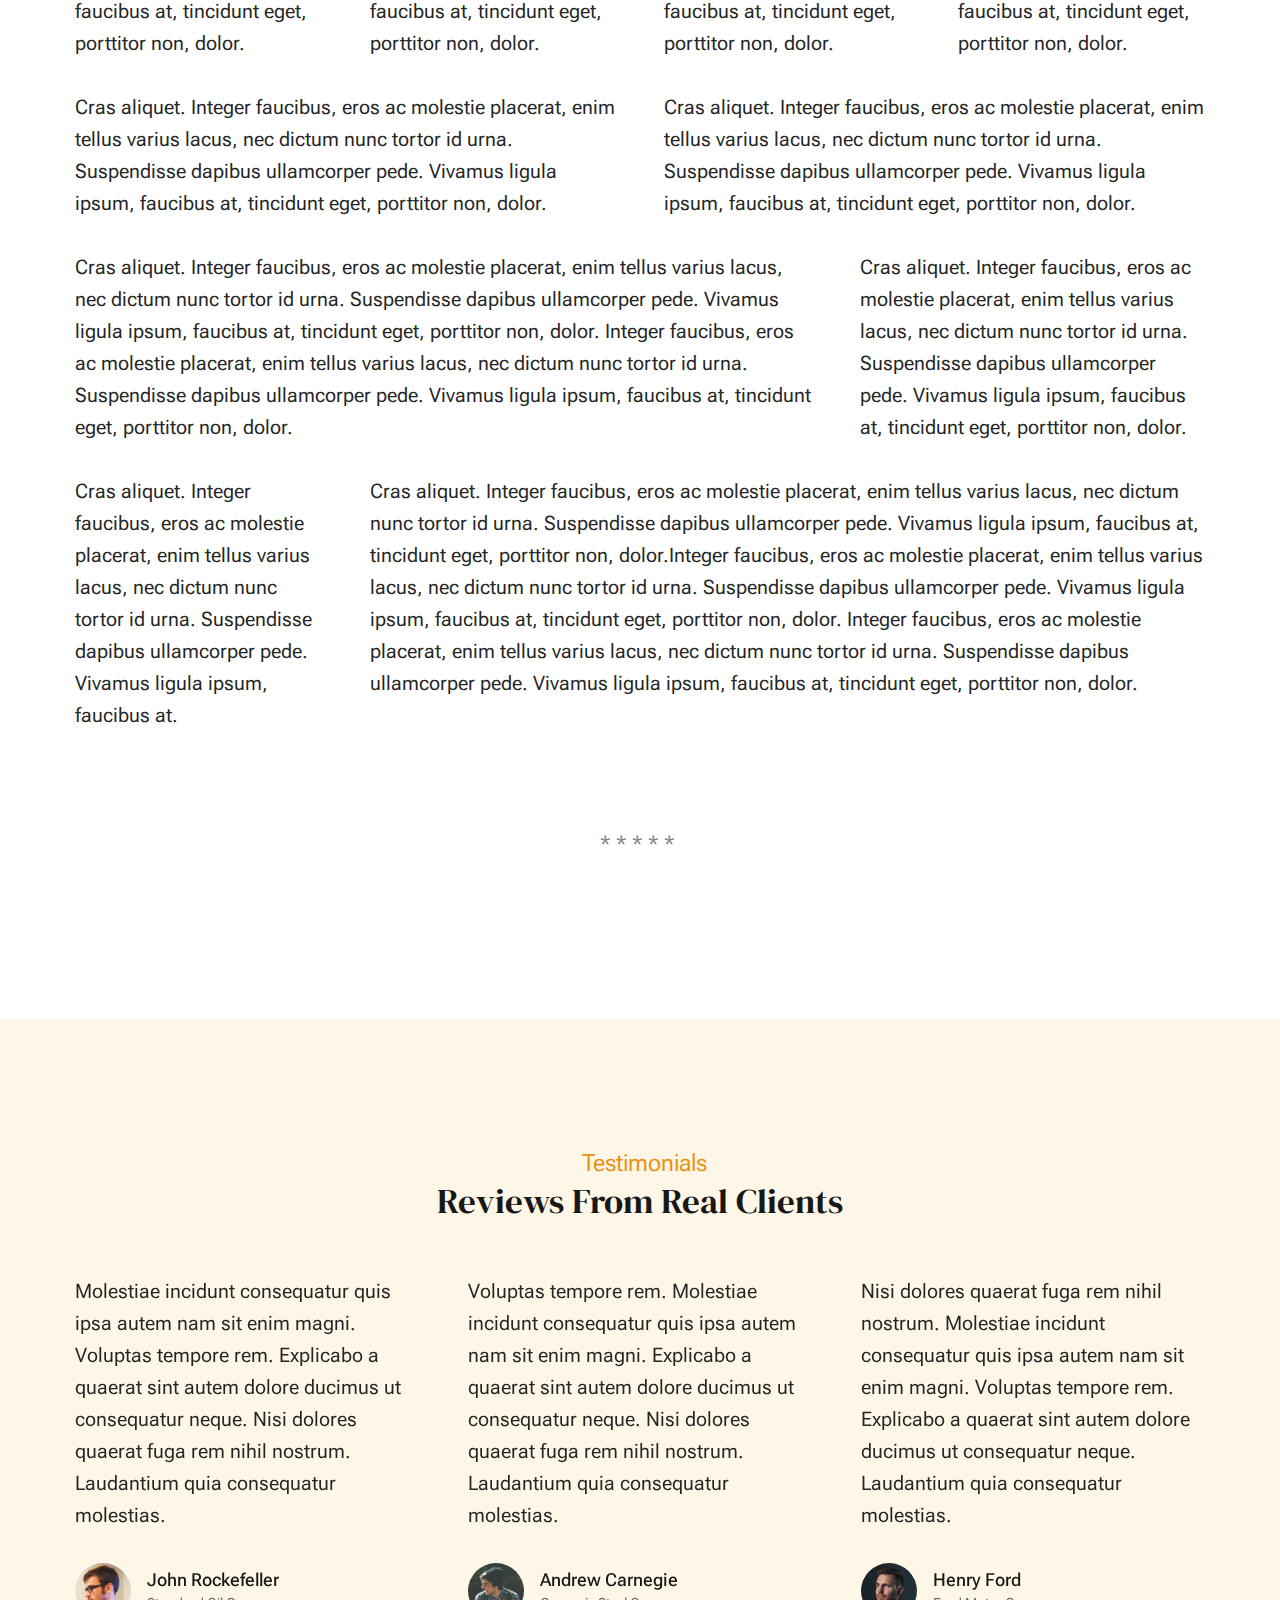
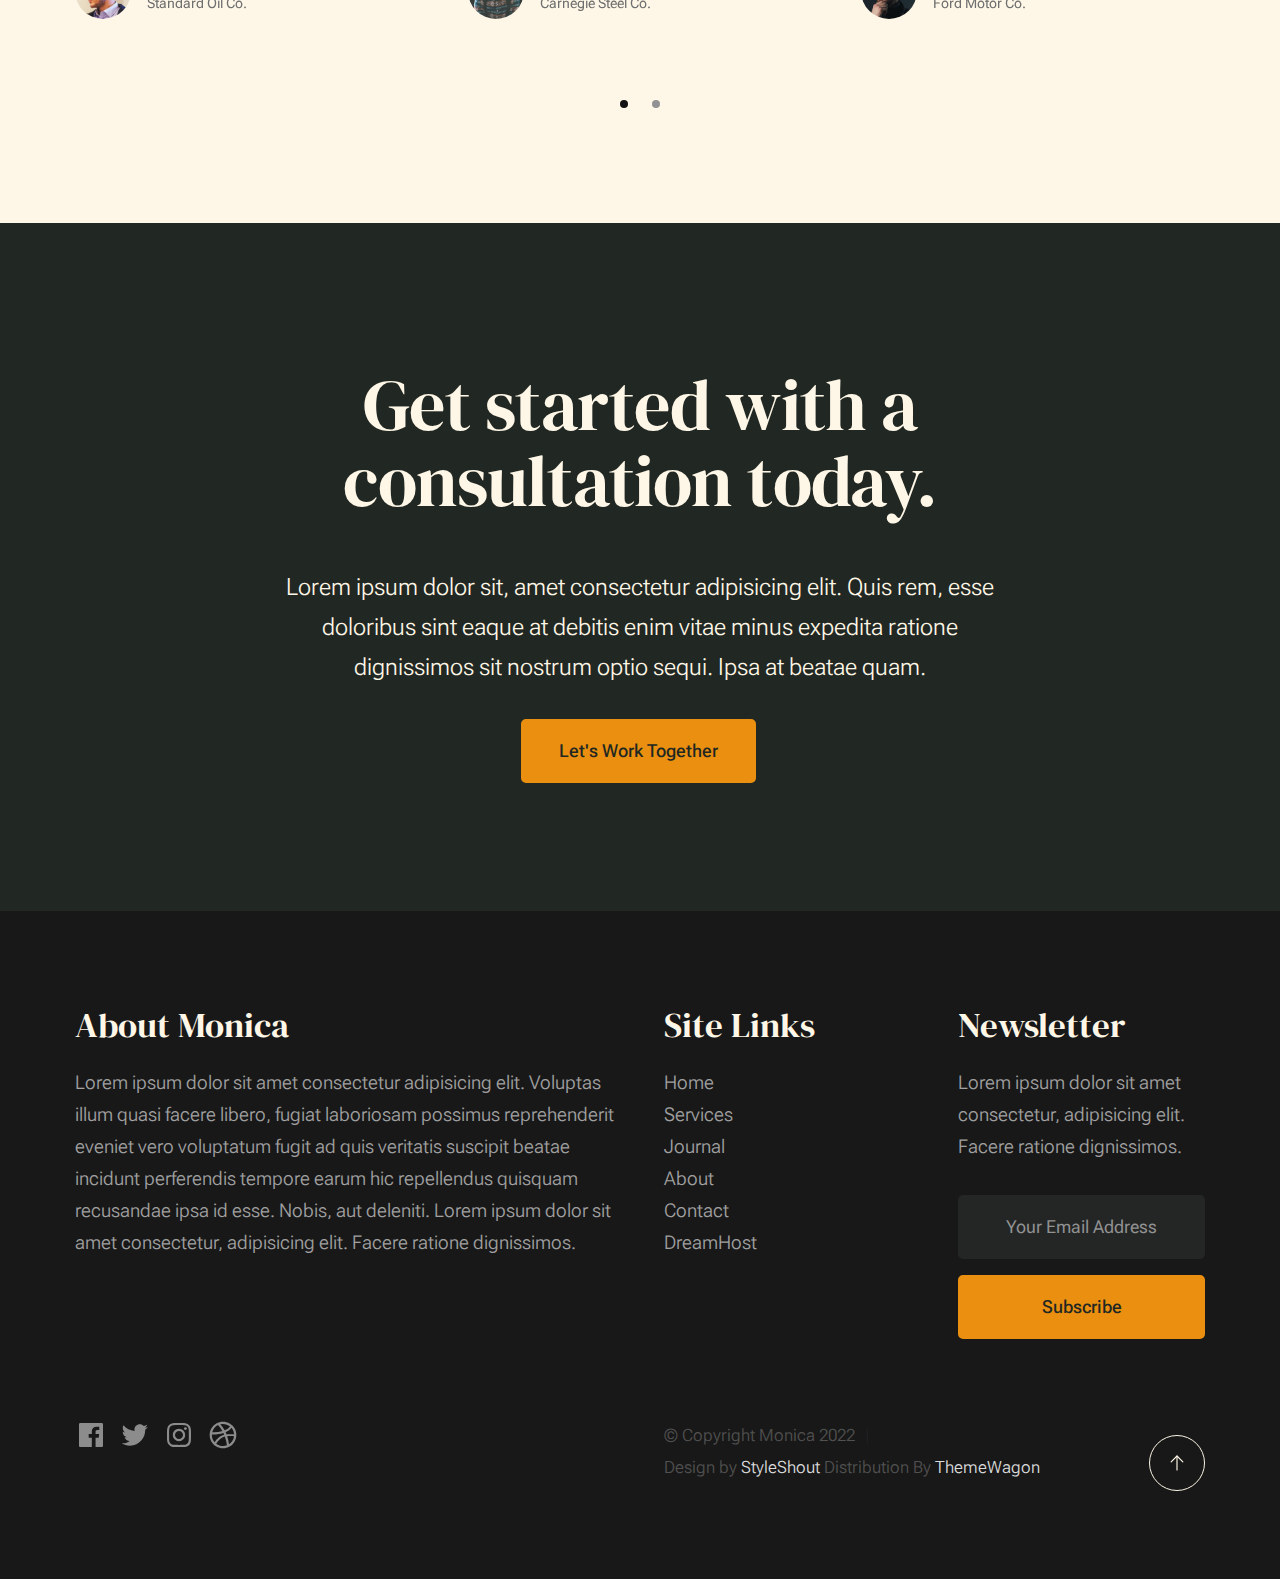
<file: styles.html>
<!DOCTYPE html>
<html lang="en" class="no-js" >
<head>

    <!--- basic page needs
    ================================================== -->
    <meta charset="utf-8">
    <meta name="viewport" content="width=device-width, initial-scale=1">
    <title>Styles - Monica</title>

    <script>
        document.documentElement.classList.remove('no-js');
        document.documentElement.classList.add('js');
    </script>

    <!-- CSS
    ================================================== -->
    <link rel="stylesheet" href="css/vendor.css">
    <link rel="stylesheet" href="css/styles.css">

    <!-- favicons
    ================================================== -->
    <link rel="apple-touch-icon" sizes="180x180" href="apple-touch-icon.png">
    <link rel="icon" type="image/png" sizes="32x32" href="favicon-32x32.png">
    <link rel="icon" type="image/png" sizes="16x16" href="favicon-16x16.png">
    <link rel="manifest" href="site.webmanifest">

</head>


<body id="top">


    <!-- preloader
    ================================================== -->
    <div id="preloader">
        <div id="loader" class="dots-fade">
            <div></div>
            <div></div>
            <div></div>
        </div>
    </div>


    <!-- page wrap
    ================================================== -->
    <div id="page" class="s-pagewrap">


        <!-- # site header 
        ================================================== -->
        <header class="s-header">

            <div class="row s-header__inner width-sixteen-col">

                <div class="s-header__block">
                    <div class="s-header__logo">
                        <a class="logo" href="index.html">
                            <img src="images/logo.svg" alt="Homepage">
                        </a>
                    </div>

                    <a class="s-header__menu-toggle" href="#0"><span>Menu</span></a>
                </div> <!-- end s-header__block -->

                <nav class="s-header__nav">
    
                    <ul class="s-header__menu-links">
                        <li><a href="about.html">About</a></li>
                        <li><a href="services.html">Services</a></li>
                        <li><a href="blog.html">Journal</a></li>
                        <li><a href="contact.html">Contact</a></li>
                    </ul> <!-- s-header__menu-links -->

                    <div class="s-header__contact">
                        <a href="contact.html" class="btn btn--primary s-header__contact-btn">Let's Work Together</a>                        
                    </div> <!-- s-header__contact -->
    
                </nav> <!-- end s-header__nav -->

            </div> <!-- end s-header__inner -->

        </header> <!-- end s-header -->


        <!-- # site main content
        ================================================== -->
        <section id="content" class="s-content">

               <section class="s-pageheader pageheader">
                    <div class="row">
                        <div class="column xl-12">
                            <h1 class="page-title">
                               Style Guide
                            </h1>                            
                        </div>
                    </div>
               </section> <!-- end pageheader --> 

               <section class="s-pagecontent pagecontent">

                    <div class="row row-x-center text-center">

                        <div class="column tab-12 xl-9">
            
                            <p class="lead">Lorem ipsum Officia elit ad tempor dolore est ex incididunt incididunt occaecat culpa deserunt 
                            sunt labore in cillum ullamco magna in Excepteur consequat in reprehenderit proident mollit incididunt officia commodo.
                            Duis ea officia sed dolor pariatur enim dolore dolore quis incididunt nulla exercitation commodo veniam et ea incididunt.
                            </p>
            
                            <hr>
                        </div>
            
                    </div> <!-- end row -->
            
                    <div class="row">
            
                        <div class="column mob-12 md-6 stack-on-900">
            
                            <h3>Paragraph and Image</h3>
            
                            <p><a href="#"><img width="120" height="120" class="u-pull-left" alt="sample-image" src="images/sample-image.jpg"></a>
                            Lorem ipsum dolor sit amet, consectetuer adipiscing elit. Donec libero. Suspendisse bibendum.Cras id urna. Morbi 
                            tincidunt, orci ac convallis aliquam, lectus turpis varius lorem, eu posuere nunc justo tempus leo. Donec mattis, 
                            purus nec placerat bibendum, dui pede condimentum odio, ac blandit ante orci ut diam. Cras fringilla magna. 
                            Phasellus suscipit, leo a pharetra condimentum, lorem tellus eleifend magna, eget fringilla velit magna id 
                            neque posuere nunc justo tempus leo. </p>
            
                            <p>
                            Lorem ipsum dolor sit amet, consectetuer adipiscing elit. Donec libero. Suspendisse bibendum. Cras id urna. 
                            Morbi tincidunt, orci ac convallis aliquam, lectus turpis varius lorem, eu posuere nunc justo tempus leo. 
                            Donec mattis, purus nec placerat bibendum, dui pede condimentumodio, ac blandit ante orci ut diam.	
                            </p>
            
                            <p>A <a href="#">link</a>,
                            <abbr title="this really isn't a very good description">abbrebation</abbr>,
                            <strong>strong text</strong>,
                            <em>em text</em>,
                            <del>deleted text</del>, and
                            <mark>this is a mark text.</mark>
                            <code>.code</code>
                            </p>
            
                        </div>
            
                        <div class="column mob-12 md-6">
            
                            <h3>Drop Caps</h3>
            
                            <p class="drop-cap">Far far away, behind the word mountains, far from the countries Vokalia and Consonantia,
                            there live the blind texts. Separated they live in Bookmarksgrove right at the coast of the
                            Semantics, a large language ocean. A small river named Duden flows by their place and supplies it with the 
                            necessary regelialia. Morbi tincidunt, orci ac convallis aliquam, lectus turpis varius lorem, 
                            euposuere nunc justo tempus leo. Donec mattis, purus nec placerat bibendum, dui pede condimentum odio, 
                            ac blandit ante orci ut diam. Cras fringilla magna. Phasellus suscipit, leo a pharetra condimentum, 
                            lorem tellus eleifend magna, eget fringilla velit magna id neque.
                            </p>
            
                            <h3>Small Print</h3>
            
                            <p><small>Lorem ipsum dolor sit amet, consectetuer adipiscing elit. Donec libero.</small></p>
                            
                    
            
                        </div>
            
                    </div> <!-- end row -->
            
                    <div class="row">
            
                        <div class="column xl-6 md-12">
            
                            <h3 class="u-add-bottom">Pull Quotes</h3>
            
                            <p>
                            Perspiciatis nemo unde et nobis modi consequatur officia amet. Ut enim 
                            tenetur provident maiores. Perspiciatis asperiores incidunt sequi 
                            quisquam. Enim aut. 
                            </p>
            
                            <figure class="pull-quote">
                                <blockquote>
                                    <p>
                                    When you look in the eyes of grace, when you meet grace, 
                                    when you embrace grace, when you see the nail prints in 
                                    grace’s hands and the fire in his eyes, when you feel his 
                                    relentless love for you - it will not motivate you to sin. 
                                    It will motivate you to righteousness.
                                    </p>
            
                                    <footer>
                                        <cite>Judah Smith</cite>
                                    </footer>
                                </blockquote>
                            </figure>
            
            
                        </div>
            
                        <div class="column xl-6 md-12">
            
                            <h3 class="h-add-bottom">Block Quotes</h3>
            
                            <blockquote cite="http://where-i-got-my-info-from.com">
                                <p>
                                For God so loved the world, that he gave his only Son, that whoever believes in 
                                him should not perish but have eternal life. For God did not send his Son into 
                                the world to condemn the world, but in order that the world might be 
                                saved through him.
                                </p>
            
                                <footer>
                                    <cite>
                                        <a href="#0">John 3:16-17 ESV</a>
                                    </cite>
                                </footer>
            
                            </blockquote>
            
                            <blockquote>
                                <p>There is a God-shaped vacuum in the heart of each man which cannot be satisfied 
                                by any created thing but only by God the Creator.</p>
            
                                <footer>
                                    <cite>Blaise Pascal</cite>
                                </footer>
            
                            </blockquote>
            
                        </div>
            
                    </div> <!-- end row -->
            
                    <div class="row u-add-half-bottom">
            
                        <div class="column xl-6 md-12">
            
                            <h3>Example Lists</h3>
            
                            <ol>
                                <li>Here is an example</li>
                                <li>of an ordered list.</li>
                                <li>A parent list item.
                                    <ul>
                                        <li>one</li>
                                        <li>two</li>
                                        <li>three</li>
                                    </ul>
                                    </li>
                                    <li>A list item.</li>
                                </ol>
            
                            <ul class="disc">
                                <li>Here is an example</li>
                                <li>of an unordered list.</li>
                            </ul>
            
                            <h3>Definition Lists</h3>
            
                            <h5>a) Multi-line Definitions (default) </h5>
            
                            <dl class="dictionary-style">
                                <dt><strong>This is a term</strong></dt>
                                    <dd>this is the definition of that term, which both live in a <code>dl</code>.</dd>
                                <dt><strong>Another Term</strong></dt>
                                    <dd>And it gets a definition too, which is this line</dd>
                                    <dd>This is a 2<sup>nd</sup> definition for a single term. A <code>dt</code> may be followed by multiple <code>dd</code>s.</dd>
                            </dl>
            
                            <h3 class="u-add-bottom">Skill Bars</h3>
            
                            <ul class="skill-bars">
                                <li>
                                <div class="progress percent90"><span>90%</span></div>
                                <strong>HTML</strong>
                                </li>
                                <li>
                                <div class="progress percent85"><span>85%</span></div>
                                <strong>CSS</strong>
                                </li>
                                <li>
                                <div class="progress percent70"><span>70%</span></div>
                                <strong>Javascript</strong>
                                </li>
                                <li>
                                <div class="progress percent95"><span>95%</span></div>
                                <strong>PHP</strong>
                                </li>
                                <li>
                                <div class="progress percent75"><span>75%</span></div>
                                <strong>Illustrator</strong>
                                </li>
                                <li>
                                <div class="progress percent90"><span>90%</span></div>
                                <strong>Figma</strong>
                                </li>
                            </ul>
            
                        </div>
            
                        <div class="column xl-6 md-12">
            
                            <h3 class="u-add-bottom">Buttons</h3>
            
                            <p>
                                <a class="btn btn--primary u-fullwidth" href="#0">Primary Button</a>
                                <a class="btn u-fullwidth" href="#0">Default Button</a>
                                <a class="btn btn--stroke u-fullwidth" href="#0">Stroke Button</a>
                            </p>
            
                            <h3>Stats Tabs</h3>
            
                            <ul class="stats-tabs">
                                <li><a href="#0">1,234 <em>Peter</em></a></li>
                                <li><a href="#0">567 <em>James</em></a></li>
                                <li><a href="#0">23,456 <em>John</em></a></li>
                                <li><a href="#0">3,456 <em>Andrew</em></a></li>
                                <li><a href="#0">456 <em>Philip</em></a></li>
                                <li><a href="#0">26 <em>Matthew</em></a></li>
                            </ul>
            
                            <h3 class="u-add-bottom">Code</h3>
            
<pre><code class="language-css">
    code {
    font-size: 1.4rem;
    margin: 0 .2rem;
    padding: .2rem .6rem;
    white-space: nowrap;
    background: #F1F1F1;
    border: 1px solid #E1E1E1;	
    border-radius: 3px;
    }
</code></pre>
            
                        </div>
            
                    </div> <!-- end row -->
            
                    <div class="row u-add-half-bottom">
            
                        <div class="column xl-6 md-12">
                                
                            <h1>H1 Heading Doloremque dolor voluptas est sequi omnis.</h1>
                            <p>Doloremque dolor voluptas est sequi omnis. Pariatur ut aut. Sed enim tempora qui veniam qui cum vel. 
                            Voluptas odit at vitae minima. In assumenda ut. Voluptatem totam impedit accusantium reiciendis excepturi aut qui accusamus praesentium.</p>
            
                            <h2>H2 Heading Doloremque dolor voluptas est sequi omnis.</h2>
                            <p>Doloremque dolor voluptas est sequi omnis. Pariatur ut aut. Sed enim tempora qui veniam qui cum vel. 
                            Voluptas odit at vitae minima. In assumenda ut. Voluptatem totam impedit accusantium reiciendis excepturi aut qui accusamus praesentium.</p>
            
                            <h3>H3 Heading Doloremque dolor voluptas est sequi omnis.</h3>
                            <p>Doloremque dolor voluptas est sequi omnis. Pariatur ut aut. Sed enim tempora qui veniam qui cum vel. 
                            Voluptas odit at vitae minima. In assumenda ut. Voluptatem totam impedit accusantium reiciendis excepturi aut qui accusamus praesentium.</p>
            
                            
                        </div>
            
                        <div class="column xl-6 md-12">
                            <h4>H4 Heading Doloremque dolor voluptas est sequi omnis.</h4>
                            <p>Doloremque dolor voluptas est sequi omnis. Pariatur ut aut. Sed enim tempora qui veniam qui cum vel. 
                            Voluptas odit at vitae minima. In assumenda ut. Voluptatem totam impedit accusantium reiciendis excepturi aut qui accusamus praesentium.</p>
            
                            <h5>H5 Heading Doloremque dolor voluptas est sequi omnis.</h5>
                            <p>Doloremque dolor voluptas est sequi omnis. Pariatur ut aut. Sed enim tempora qui veniam qui cum vel. 
                            Voluptas odit at vitae minima. In assumenda ut. Voluptatem totam impedit accusantium reiciendis excepturi aut qui accusamus praesentium.</p>
            
                            <h6>H6 Heading Doloremque dolor voluptas est sequi omnis.</h6>
                            <p>Doloremque dolor voluptas est sequi omnis. Pariatur ut aut. Sed enim tempora qui veniam qui cum vel. 
                            Voluptas odit at vitae minima. In assumenda ut. Voluptatem totam impedit accusantium reiciendis excepturi aut qui accusamus praesentium.</p>
                
                            
                        </div>
            
                    </div> <!-- end row -->
            
                    <div class="row u-add-half-bottom">
            
                        <div class="column xl-6 md-12">
            
                            <h3 class="u-add-bottom">Responsive Image</h3>
            
                            <figure>
                                <img src="images/wheel-500.jpg" 
                                srcset="images/wheel-1000.jpg 1000w, 
                                images/wheel-500.jpg 500w" 
                                sizes="(max-width: 1000px) 100vw, 1000px" alt="">
            
                                <figcaption>
                                    Here is some random picture.
                                </figcaption>
                            </figure>
            
                        </div>
            
                        <div class="column xl-6 md-12">
            
                            <h3 class="u-add-bottom">Responsive video</h3>
            
                            <div class="video-container">
                            <iframe src="https://player.vimeo.com/video/14592941?color=00a650&title=0&byline=0&portrait=0" width="500" height="281" frameborder="0" webkitallowfullscreen mozallowfullscreen allowfullscreen></iframe> 
                            </div>
            
                        </div>
                        
                    </div> <!-- end row -->
            
                    <div class="row u-add-bottom">
            
                        <div class="column xl-12">
            
                            <h3>Tables</h3>
                            <p>Be sure to use properly formed table markup with <code>&lt;thead&gt;</code> and <code>&lt;tbody&gt;</code> when building a <code>table</code>.</p>
            
                            <div class="table-responsive">
            
                                <table>
                                        <thead>
                                        <tr>
                                            <th>Name</th>
                                            <th>Age</th>
                                            <th>Sex</th>
                                            <th>Location</th>
                                        </tr>
                                        </thead>
                                        <tbody>
                                        <tr>
                                            <td>William J. Seymour</td>
                                            <td>34</td>
                                            <td>Male</td>
                                            <td>Azusa Street</td>
                                        </tr>
                                        <tr>
                                            <td>Jennie Evans Moore</td>
                                            <td>30</td>
                                            <td>Female</td>
                                            <td>Azusa Street</td>
                                        </tr>
                                        </tbody>
                                </table>
            
                            </div>
            
                        </div>
                        
                    </div> <!-- end row -->
            
                    <div class="row">
            
                        <div class="column xl-12">
                            <h3>Pagination</h3>
            
                            <nav class="pgn">
                                <ul>
                                    <li>
                                        <a class="pgn__prev" href="#0">
                                            <svg xmlns="http://www.w3.org/2000/svg" width="24" height="24" viewBox="0 0 24 24"><path d="M12.707 17.293L8.414 13H18v-2H8.414l4.293-4.293-1.414-1.414L4.586 12l6.707 6.707z"/></svg>
                                        </a>
                                    </li>
                                    <li><a class="pgn__num" href="#0">1</a></li>
                                    <li><span class="pgn__num current">2</span></li>
                                    <li><a class="pgn__num" href="#0">3</a></li>
                                    <li><a class="pgn__num" href="#0">4</a></li>
                                    <li><a class="pgn__num" href="#0">5</a></li>
                                    <li><span class="pgn__num dots">…</span></li>
                                    <li><a class="pgn__num" href="#0">8</a></li>
                                    <li>
                                        <a class="pgn__next" href="#0">
                                            <svg xmlns="http://www.w3.org/2000/svg" width="24" height="24" viewBox="0 0 24 24"><path d="M11.293 17.293l1.414 1.414L19.414 12l-6.707-6.707-1.414 1.414L15.586 11H6v2h9.586z"/></svg>
                                        </a>
                                    </li>
                                </ul>
                            </nav>
                        </div>
            
                    </div> <!-- end row -->
            
                    <div class="row">
            
                        <div class="column xl-6 md-12">
            
                            <h3 class="u-add-bottom">Form Styles</h3>
            
                            <form>
                                <div>
                                    <label for="sampleInput">Your email</label>
                                    <input class="u-fullwidth" type="email" placeholder="test@mailbox.com" id="sampleInput">
                                </div>
                                <div>
                                    <label for="sampleRecipientInput">Reason for contacting</label>
                                    <div class="ss-custom-select">
                                        <select class="u-fullwidth" id="sampleRecipientInput">
                                            <option value="Option 1">Questions</option>
                                            <option value="Option 2">Report</option>
                                            <option value="Option 3">Others</option>
                                        </select>
                                    </div>
                                </div>
                                
                                <label for="exampleMessage">Message</label>
                                <textarea class="u-fullwidth" placeholder="Your message" id="exampleMessage"></textarea>
            
                                <label class="u-add-bottom">
                                    <input type="checkbox">
                                    <span class="label-text">Send a copy to yourself</span>
                                </label>
                            
                                <input class="btn--primary u-fullwidth" type="submit" value="Submit">
                            </form>
            
                        </div>
            
                        <div class="column xl-6 md-12">
            
                            <h3>Alert Boxes</h3>
            
                            <br>
                            
                            <div class="alert-box alert-box--error">
                                <p>Error Message. Your Message Goes Here.</p>
                                <span class="alert-box__close"></span>
                            </div><!-- end error -->
                                    
                            <div class="alert-box alert-box--success">
                                <p>Success Message. Your Message Goes Here.</p>
                                <span class="alert-box__close"></span>
                            </div><!-- end success -->
                                    
                            <div class="alert-box alert-box--info">
                                <p>Info Message. Your Message Goes Here.</p>
                                <span class="alert-box__close"></span>
                            </div><!-- end info -->
                                    
                            <div class="alert-box alert-box--notice">
                                <p>Notice Message. Your Message Goes Here.</p>
                                <span class="alert-box__close"></span>
                            </div><!-- end notice -->
                        
                        </div>
            
                    </div> <!-- end row -->
            
                    <div class="row">
            
                        <div class="xl-12 column">
                        <h3 class="half-bottom">Grid Columns</h3>
                        </div>
            
                    </div> <!-- Row End-->
            
                    <!--<h4>1/3 Columns</h4>  -->
            
                    <div class="row">
            
                        <div class="xl-4 md-12 column">
                            <p>
                            Cras aliquet. Integer faucibus, eros ac molestie placerat, enim tellus varius lacus,
                            nec dictum nunc tortor id urna. Suspendisse dapibus ullamcorper pede. Vivamus ligula ipsum,
                            faucibus at, tincidunt eget, porttitor non, dolor. 
                            </p>
                        </div>
            
                        <div class="xl-4 md-12 column">
                            <p>
                            Cras aliquet. Integer faucibus, eros ac molestie placerat, enim tellus varius lacus,
                            nec dictum nunc tortor id urna. Suspendisse dapibus ullamcorper pede. Vivamus ligula ipsum,
                            faucibus at, tincidunt eget, porttitor non, dolor. 
                            </p>
                        </div>
            
                        <div class="xl-4 md-12 column">
                            <p>
                            Cras aliquet. Integer faucibus, eros ac molestie placerat, enim tellus varius lacus,
                            nec dictum nunc tortor id urna. Suspendisse dapibus ullamcorper pede. Vivamus ligula ipsum,
                            faucibus at, tincidunt eget, porttitor non, dolor. 
                            </p>
                        </div>
            
                    </div>
            
                    <!--<h4>1/4 Columns</h4>  -->
            
                    <div class="row">
            
                        <div class="xl-3 md-6 tab-12 column">
                            <p>
                            Cras aliquet. Integer faucibus, eros ac molestie placerat, enim tellus varius lacus,
                            nec dictum nunc tortor id urna. Suspendisse dapibus ullamcorper pede. Vivamus ligula ipsum,
                            faucibus at, tincidunt eget, porttitor non, dolor. 
                            </p>
                        </div>
            
                        <div class="xl-3 md-6 tab-12 column">
                            <p>
                            Cras aliquet. Integer faucibus, eros ac molestie placerat, enim tellus varius lacus,
                            nec dictum nunc tortor id urna. Suspendisse dapibus ullamcorper pede. Vivamus ligula ipsum,
                            faucibus at, tincidunt eget, porttitor non, dolor. 
                            </p>
                        </div>
            
                        <div class="xl-3 md-6 tab-12 column">
                            <p>
                            Cras aliquet. Integer faucibus, eros ac molestie placerat, enim tellus varius lacus,
                            nec dictum nunc tortor id urna. Suspendisse dapibus ullamcorper pede. Vivamus ligula ipsum,
                            faucibus at, tincidunt eget, porttitor non, dolor. 
                            </p>
                        </div>
            
                        <div class="xl-3 md-6 tab-12 column">
                            <p>
                            Cras aliquet. Integer faucibus, eros ac molestie placerat, enim tellus varius lacus,
                            nec dictum nunc tortor id urna. Suspendisse dapibus ullamcorper pede. Vivamus ligula ipsum,
                            faucibus at, tincidunt eget, porttitor non, dolor. 
                            </p>
                        </div>
            
                    </div>
            
                    <!--<h4>1/2 Columns</h4>  -->
            
                    <div class="row">
            
                        <div class="xl-6 tab-12 column">
                            <p>
                            Cras aliquet. Integer faucibus, eros ac molestie placerat, enim tellus varius lacus,
                            nec dictum nunc tortor id urna. Suspendisse dapibus ullamcorper pede. Vivamus ligula ipsum,
                            faucibus at, tincidunt eget, porttitor non, dolor. 
                            </p>
                        </div>
            
                        <div class="xl-6 tab-12 column">
                            <p>
                            Cras aliquet. Integer faucibus, eros ac molestie placerat, enim tellus varius lacus,
                            nec dictum nunc tortor id urna. Suspendisse dapibus ullamcorper pede. Vivamus ligula ipsum,
                            faucibus at, tincidunt eget, porttitor non, dolor. 
                            </p>
                        </div>
            
                    </div>
            
                    <!--<h4>2/3 Columns</h4>  -->
            
                    <div class="row">
            
                        <div class="xl-8 md-7 tab-12 column">
                            <p>
                            Cras aliquet. Integer faucibus, eros ac molestie placerat, enim tellus varius lacus,
                            nec dictum nunc tortor id urna. Suspendisse dapibus ullamcorper pede. Vivamus ligula ipsum,
                            faucibus at, tincidunt eget, porttitor non, dolor. Integer faucibus, eros ac molestie placerat, enim tellus varius lacus,
                            nec dictum nunc tortor id urna. Suspendisse dapibus ullamcorper pede. Vivamus ligula ipsum,
                            faucibus at, tincidunt eget, porttitor non, dolor.
                            </p>
                        </div>
            
                        <div class="xl-4 md-5 tab-12 column">
                            <p>
                            Cras aliquet. Integer faucibus, eros ac molestie placerat, enim tellus varius lacus,
                            nec dictum nunc tortor id urna. Suspendisse dapibus ullamcorper pede. Vivamus ligula ipsum,
                            faucibus at, tincidunt eget, porttitor non, dolor. 
                            </p>
                        </div>
            
                    </div>
            
                    <!--<h4>3/4 Columns</h4>  -->
            
                    <div class="row">
            
                        <div class="xl-3 md-5 tab-12 column">
                            <p>
                            Cras aliquet. Integer faucibus, eros ac molestie placerat, enim tellus varius lacus,
                            nec dictum nunc tortor id urna. Suspendisse dapibus ullamcorper pede. Vivamus ligula ipsum,
                            faucibus at. 
                            </p>
                        </div>
            
                        <div class="xl-9 md-7 tab-12 column">
                            <p>
                            Cras aliquet. Integer faucibus, eros ac molestie placerat, enim tellus varius lacus,
                            nec dictum nunc tortor id urna. Suspendisse dapibus ullamcorper pede. Vivamus ligula ipsum,
                            faucibus at, tincidunt eget, porttitor non, dolor.Integer faucibus, eros ac molestie placerat, enim tellus varius lacus,
                            nec dictum nunc tortor id urna. Suspendisse dapibus ullamcorper pede. Vivamus ligula ipsum,
                            faucibus at, tincidunt eget, porttitor non, dolor. Integer faucibus, eros ac molestie placerat, enim tellus varius lacus,
                            nec dictum nunc tortor id urna. Suspendisse dapibus ullamcorper pede. Vivamus ligula ipsum,
                            faucibus at, tincidunt eget, porttitor non, dolor.
                            </p>
                        </div>
            
                    </div> 
            
                    <hr class="fancy">

               </section> <!-- pagecontent -->

               <section class="s-testimonials">

                    <div class="s-testimonials__header row row-x-center text-center">
                        <div class="column xl-8 lg-12">
        
                            <p class="text-pretitle">
                            Testimonials
                            </p>
                            <h3>
                            Reviews From Real Clients
                            </h3>                        
        
                        </div>
                    </div> <!--end s-testimonials__header -->

                    <div class="row s-testimonials__content">
                        <div class="column xl-12 testimonials">

                            <div class="swiper-container testimonials__slider page-slider">

                                <div class="swiper-wrapper">
                                    <div class="testimonials__slide swiper-slide">
                                        <p>
                                        Molestiae incidunt consequatur quis ipsa autem nam sit enim magni. Voluptas tempore rem. 
                                        Explicabo a quaerat sint autem dolore ducimus ut consequatur neque. Nisi dolores quaerat fuga rem nihil nostrum.
                                        Laudantium quia consequatur molestias.
                                        </p>
                                        <div class="testimonials__author">
                                            <img src="images/avatars/user-01.jpg" alt="Author image" class="testimonials__avatar">
                                            <cite class="testimonials__cite">
                                                <strong>John Rockefeller</strong>
                                                <span>Standard Oil Co.</span>
                                            </cite>
                                        </div>
                                    </div>
                                    <div class="testimonials__slide swiper-slide">
                                        <p>
                                        Voluptas tempore rem. Molestiae incidunt consequatur quis ipsa autem nam sit enim magni. 
                                        Explicabo a quaerat sint autem dolore ducimus ut consequatur neque. Nisi dolores quaerat fuga rem nihil nostrum.
                                        Laudantium quia consequatur molestias.
                                        </p>
                                        <div class="testimonials__author">
                                            <img src="images/avatars/user-04.jpg" alt="Author image" class="testimonials__avatar">
                                            <cite class="testimonials__cite">
                                                <strong>Andrew Carnegie</strong>
                                                <span>Carnegie Steel Co.</span>
                                            </cite>
                                        </div>
                                    </div>
                                    <div class="testimonials__slide swiper-slide">
                                        <p>
                                        Nisi dolores quaerat fuga rem nihil nostrum. Molestiae incidunt consequatur quis ipsa autem nam sit enim magni. 
                                        Voluptas tempore rem. Explicabo a quaerat sint autem dolore ducimus ut consequatur neque. 
                                        Laudantium quia consequatur molestias.
                                        </p>
                                        <div class="testimonials__author">
                                            <img src="images/avatars/user-06.jpg" alt="Author image" class="testimonials__avatar">
                                            <cite class="testimonials__cite">
                                                <strong>Henry Ford</strong>
                                                <span>Ford Motor Co.</span>
                                            </cite>
                                        </div>
                                    </div>
                                    <div class="testimonials__slide swiper-slide">
                                        <p>
                                        Molestiae incidunt consequatur quis ipsa autem nam sit enim magni. Voluptas tempore rem. 
                                        Explicabo a quaerat sint autem dolore ducimus ut consequatur neque. Nisi dolores quaerat fuga rem nihil nostrum.
                                        Laudantium quia consequatur molestias.
                                        </p>
                                        <div class="testimonials__author">
                                            <img src="images/avatars/user-02.jpg" alt="Author image" class="testimonials__avatar">
                                            <cite class="testimonials__cite">
                                                <strong>John Morgan</strong>
                                                <span>JP Morgan & Co.</span>
                                            </cite>
                                        </div>
                                    </div> 
                                </div> <!-- end swiper-wrapper --> 

                                <div class="swiper-pagination"></div>

                            </div> <!--end testimonials__slider --> 

                        </div> <!-- testimonials -->
                    </div> <!--end s-testimonials__content -->

               </section> <!-- end s-testimonials -->

        </section> <!-- s-content-->

        <!-- # cta
        ================================================== -->
        <section id="cta" class="s-cta">

            <div class="row row-x-center text-center">
                <div class="column xl-8 lg-12">

                    <div class="s-cta__content">
                        <h2 class="text-display-title">
                        Get started with a consultation today.
                        </h2>
                        <p class="lead">
                        Lorem ipsum dolor sit, amet consectetur adipisicing elit. Quis rem, esse doloribus sint eaque at debitis enim vitae minus expedita ratione dignissimos sit nostrum optio sequi. Ipsa at beatae quam.
                        </p>
                        <a href="contact.html" class="btn btn--primary">Let's Work Together</a>
                    </div>

                </div>
            </div>

        </section> <!-- end s-cta -->


        <!-- # footer 
        ================================================== -->
        <footer class="s-footer">
            <div class="row s-footer__content">
                <div class="column xl-6 lg-6 md-12 s-footer__block s-footer__about">                    
                    <h3>About Monica</h3>
                    <p>
                    Lorem ipsum dolor sit amet consectetur adipisicing elit. Voluptas illum quasi facere libero, 
                    fugiat laboriosam possimus reprehenderit eveniet vero voluptatum fugit ad quis veritatis suscipit beatae 
                    incidunt perferendis tempore earum hic repellendus quisquam recusandae ipsa id esse. Nobis, aut deleniti.
                    Lorem ipsum dolor sit amet consectetur, adipisicing elit. Facere ratione dignissimos.
                    </p>               
                </div>                
                <div class="column xl-3 lg-6 md-12 s-footer__block s-footer__site-links">
                    <h3>Site Links</h3>
                    <ul class="link-list">
                        <li><a href="index.html">Home</a></li>
                        <li><a href="services.html">Services</a></li>
                        <li><a href="blog.html">Journal</a></li>
                        <li><a href="about.html">About</a></li>
                        <li><a href="contact.html">Contact</a></li>
                        <li><a href="https://www.dreamhost.com/r.cgi?287326">DreamHost</a></li>
                    </ul>
                </div>
                <div class="column xl-3 lg-6 md-12 tab-12 s-footer__block s-footer__newsletter">
                    <h3>Newsletter</h3>

                    <p>
                    Lorem ipsum dolor sit amet consectetur, adipisicing elit. Facere ratione dignissimos.
                    </p>

                    <div class="subscribe-form">
                        <form id="mc-form" class="mc-form">
                            <input type="email" name="EMAIL" id="mce-EMAIL" class="u-fullwidth text-center" placeholder="Your Email Address" title="The domain portion of the email address is invalid (the portion after the @)." pattern="^([^\x00-\x20\x22\x28\x29\x2c\x2e\x3a-\x3c\x3e\x40\x5b-\x5d\x7f-\xff]+|\x22([^\x0d\x22\x5c\x80-\xff]|\x5c[\x00-\x7f])*\x22)(\x2e([^\x00-\x20\x22\x28\x29\x2c\x2e\x3a-\x3c\x3e\x40\x5b-\x5d\x7f-\xff]+|\x22([^\x0d\x22\x5c\x80-\xff]|\x5c[\x00-\x7f])*\x22))*\x40([^\x00-\x20\x22\x28\x29\x2c\x2e\x3a-\x3c\x3e\x40\x5b-\x5d\x7f-\xff]+|\x5b([^\x0d\x5b-\x5d\x80-\xff]|\x5c[\x00-\x7f])*\x5d)(\x2e([^\x00-\x20\x22\x28\x29\x2c\x2e\x3a-\x3c\x3e\x40\x5b-\x5d\x7f-\xff]+|\x5b([^\x0d\x5b-\x5d\x80-\xff]|\x5c[\x00-\x7f])*\x5d))*(\.\w{2,})+$" required>
                            <input type="submit" name="subscribe" value="Subscribe" class="btn btn--primary btn--small u-fullwidth">
                            <!-- <div style="position: absolute; left: -5000px;" aria-hidden="true"><input type="text" name="b_cdb7b577e41181934ed6a6a44_9a91cfe7b3" tabindex="-1" value=""></div> -->
                            <div class="mc-status"></div>
                        </form>
                    </div>
                </div>
            </div>    
            
            <div class="row s-footer__bottom">
                <div class="column xl-6 lg-12">
                    <ul class="s-footer__social social-list">
                        <li>
                            <a href="#0">
                                <svg xmlns="http://www.w3.org/2000/svg" width="24" height="24" viewBox="0 0 24 24" style="fill:rgba(0, 0, 0, 1);transform:;-ms-filter:"><path d="M20,3H4C3.447,3,3,3.448,3,4v16c0,0.552,0.447,1,1,1h8.615v-6.96h-2.338v-2.725h2.338v-2c0-2.325,1.42-3.592,3.5-3.592 c0.699-0.002,1.399,0.034,2.095,0.107v2.42h-1.435c-1.128,0-1.348,0.538-1.348,1.325v1.735h2.697l-0.35,2.725h-2.348V21H20 c0.553,0,1-0.448,1-1V4C21,3.448,20.553,3,20,3z"></path></svg>
                                <span class="u-screen-reader-text">Facebook</span>
                            </a>
                        </li>
                        <li>
                            <a href="#0">
                                <svg xmlns="http://www.w3.org/2000/svg" width="24" height="24" viewBox="0 0 24 24" style="fill:rgba(0, 0, 0, 1);transform:;-ms-filter:"><path d="M19.633,7.997c0.013,0.175,0.013,0.349,0.013,0.523c0,5.325-4.053,11.461-11.46,11.461c-2.282,0-4.402-0.661-6.186-1.809 c0.324,0.037,0.636,0.05,0.973,0.05c1.883,0,3.616-0.636,5.001-1.721c-1.771-0.037-3.255-1.197-3.767-2.793 c0.249,0.037,0.499,0.062,0.761,0.062c0.361,0,0.724-0.05,1.061-0.137c-1.847-0.374-3.23-1.995-3.23-3.953v-0.05 c0.537,0.299,1.16,0.486,1.82,0.511C3.534,9.419,2.823,8.184,2.823,6.787c0-0.748,0.199-1.434,0.548-2.032 c1.983,2.443,4.964,4.04,8.306,4.215c-0.062-0.3-0.1-0.611-0.1-0.923c0-2.22,1.796-4.028,4.028-4.028 c1.16,0,2.207,0.486,2.943,1.272c0.91-0.175,1.782-0.512,2.556-0.973c-0.299,0.935-0.936,1.721-1.771,2.22 c0.811-0.088,1.597-0.312,2.319-0.624C21.104,6.712,20.419,7.423,19.633,7.997z"></path></svg>
                                <span class="u-screen-reader-text">Twitter</span>
                            </a>
                        </li>
                        <li>
                            <a href="#0">
                                <svg xmlns="http://www.w3.org/2000/svg" width="24" height="24" viewBox="0 0 24 24" style="fill:rgba(0, 0, 0, 1);transform:;-ms-filter:"><path d="M11.999,7.377c-2.554,0-4.623,2.07-4.623,4.623c0,2.554,2.069,4.624,4.623,4.624c2.552,0,4.623-2.07,4.623-4.624 C16.622,9.447,14.551,7.377,11.999,7.377L11.999,7.377z M11.999,15.004c-1.659,0-3.004-1.345-3.004-3.003 c0-1.659,1.345-3.003,3.004-3.003s3.002,1.344,3.002,3.003C15.001,13.659,13.658,15.004,11.999,15.004L11.999,15.004z"></path><circle cx="16.806" cy="7.207" r="1.078"></circle><path d="M20.533,6.111c-0.469-1.209-1.424-2.165-2.633-2.632c-0.699-0.263-1.438-0.404-2.186-0.42 c-0.963-0.042-1.268-0.054-3.71-0.054s-2.755,0-3.71,0.054C7.548,3.074,6.809,3.215,6.11,3.479C4.9,3.946,3.945,4.902,3.477,6.111 c-0.263,0.7-0.404,1.438-0.419,2.186c-0.043,0.962-0.056,1.267-0.056,3.71c0,2.442,0,2.753,0.056,3.71 c0.015,0.748,0.156,1.486,0.419,2.187c0.469,1.208,1.424,2.164,2.634,2.632c0.696,0.272,1.435,0.426,2.185,0.45 c0.963,0.042,1.268,0.055,3.71,0.055s2.755,0,3.71-0.055c0.747-0.015,1.486-0.157,2.186-0.419c1.209-0.469,2.164-1.424,2.633-2.633 c0.263-0.7,0.404-1.438,0.419-2.186c0.043-0.962,0.056-1.267,0.056-3.71s0-2.753-0.056-3.71C20.941,7.57,20.801,6.819,20.533,6.111z M19.315,15.643c-0.007,0.576-0.111,1.147-0.311,1.688c-0.305,0.787-0.926,1.409-1.712,1.711c-0.535,0.199-1.099,0.303-1.67,0.311 c-0.95,0.044-1.218,0.055-3.654,0.055c-2.438,0-2.687,0-3.655-0.055c-0.569-0.007-1.135-0.112-1.669-0.311 c-0.789-0.301-1.414-0.923-1.719-1.711c-0.196-0.534-0.302-1.099-0.311-1.669c-0.043-0.95-0.053-1.218-0.053-3.654 c0-2.437,0-2.686,0.053-3.655c0.007-0.576,0.111-1.146,0.311-1.687c0.305-0.789,0.93-1.41,1.719-1.712 c0.534-0.198,1.1-0.303,1.669-0.311c0.951-0.043,1.218-0.055,3.655-0.055c2.437,0,2.687,0,3.654,0.055 c0.571,0.007,1.135,0.112,1.67,0.311c0.786,0.303,1.407,0.925,1.712,1.712c0.196,0.534,0.302,1.099,0.311,1.669 c0.043,0.951,0.054,1.218,0.054,3.655c0,2.436,0,2.698-0.043,3.654H19.315z"></path></svg>
                                <span class="u-screen-reader-text">Instagram</span>
                            </a>
                        </li>
                        <li>
                            <a href="#0">
                                <svg xmlns="http://www.w3.org/2000/svg" width="24" height="24" viewBox="0 0 24 24" style="fill: rgba(0, 0, 0, 1);transform: ;msFilter:;"><path d="M20.66 6.98a9.932 9.932 0 0 0-3.641-3.64C15.486 2.447 13.813 2 12 2s-3.486.447-5.02 1.34c-1.533.893-2.747 2.107-3.64 3.64S2 10.187 2 12s.446 3.487 1.34 5.02a9.924 9.924 0 0 0 3.641 3.64C8.514 21.553 10.187 22 12 22s3.486-.447 5.02-1.34a9.932 9.932 0 0 0 3.641-3.64C21.554 15.487 22 13.813 22 12s-.446-3.487-1.34-5.02zM12 3.66c2 0 3.772.64 5.32 1.919-.92 1.174-2.286 2.14-4.1 2.9-1.002-1.813-2.088-3.327-3.261-4.54A7.715 7.715 0 0 1 12 3.66zM5.51 6.8a8.116 8.116 0 0 1 2.711-2.22c1.212 1.201 2.325 2.7 3.34 4.5-2 .6-4.114.9-6.341.9-.573 0-1.006-.013-1.3-.04A8.549 8.549 0 0 1 5.51 6.8zM3.66 12c0-.054.003-.12.01-.2.007-.08.01-.146.01-.2.254.014.641.02 1.161.02 2.666 0 5.146-.367 7.439-1.1.187.373.381.793.58 1.26-1.32.293-2.674 1.006-4.061 2.14S6.4 16.247 5.76 17.5c-1.4-1.587-2.1-3.42-2.1-5.5zM12 20.34c-1.894 0-3.594-.587-5.101-1.759.601-1.187 1.524-2.322 2.771-3.401 1.246-1.08 2.483-1.753 3.71-2.02a29.441 29.441 0 0 1 1.56 6.62 8.166 8.166 0 0 1-2.94.56zm7.08-3.96a8.351 8.351 0 0 1-2.58 2.621c-.24-2.08-.7-4.107-1.379-6.081.932-.066 1.765-.1 2.5-.1.799 0 1.686.034 2.659.1a8.098 8.098 0 0 1-1.2 3.46zm-1.24-5c-1.16 0-2.233.047-3.22.14a27.053 27.053 0 0 0-.68-1.62c2.066-.906 3.532-2.006 4.399-3.3 1.2 1.414 1.854 3.027 1.96 4.84-.812-.04-1.632-.06-2.459-.06z"></path></svg>
                                <span class="u-screen-reader-text">Dribbble</span>
                            </a>
                        </li>
                    </ul> <!-- end s-footer__social -->
                </div>
                <div class="column xl-6 lg-12">
                    <p class="ss-copyright">
                        <span>© Copyright Monica 2022</span> 
                        <span>Design by <a href="https://www.styleshout.com/">StyleShout</a> Distribution By <a href="https://themewagon.com">ThemeWagon</a></span>
                    </p>
                </div>

                <div class="ss-go-top">
                    <a class="smoothscroll" title="Back to Top" href="#top">
                        <svg xmlns="http://www.w3.org/2000/svg" viewBox="0 0 24 24" width="36" height="36" fill="none" stroke="#ffffff" stroke-width="1" stroke-linecap="round" stroke-linejoin="round">&lt;!--!  Atomicons Free 1.00 by @atisalab License - https://atomicons.com/license/ (Icons: CC BY 4.0) Copyright 2021 Atomicons --&gt;<polyline points="17 11 12 6 7 11"></polyline><line x1="12" y1="18" x2="12" y2="6"></line></svg>
                    </a>
                </div> <!-- end ss-go-top -->
            </div>
            
        </footer> <!-- end s-footer -->

    </div> <!-- end page-wrap -->

    <!-- Java Script
    ================================================== -->
    <script src="js/plugins.js"></script>
    <script src="js/main.js"></script>

</body>
</html>
</file>
<file: css/vendor.css>
/* ===================================================================
 * Monica Third-party Stylesheets
 * Template Ver. 1.0.0
 * 12-13-2022
 * -------------------------------------------------------------------
 *
 * TOC:
 * # PrismJS
 * # Swiper
 *
 * ------------------------------------------------------------------- */


/* ===================================================================
 * # PrismJS 1.20.0
 *   https://prismjs.com/download.html#themes=prism-okaidia&languages=markup+css+clike+javascript+markup-templating+php 
 *   
 *   okaidia theme for JavaScript, CSS and HTML
 *   Loosely based on Monokai textmate theme by http://www.monokai.nl/
 *   @author ocodia
 * ------------------------------------------------------------------- */
code[class*=language-],
pre[class*=language-] {
  color          : #f8f8f2;
  background     : none;
  text-shadow    : 0 1px rgba(0, 0, 0, 0.3);
  font-family    : var(--font-mono);
  font-size      : calc(var(--text-size) * 0.9444);
  text-align     : left;
  white-space    : pre;
  word-spacing   : normal;
  word-break     : normal;
  word-wrap      : normal;
  line-height    : var(--vspace-1);
  -moz-tab-size  : 4;
  -o-tab-size    : 4;
  tab-size       : 4;
  -webkit-hyphens: none;
  -ms-hyphens    : none;
  hyphens        : none;
}

/* Code blocks */
pre[class*=language-] {
  padding : var(--vspace-0_5) 0 var(--vspace-1);
  margin  : var(--vspace-1) 0;
  overflow: auto;
}

:not(pre)>code[class*=language-],
pre[class*=language-] {
  background: #272822;
}

/* Inline code */
:not(pre)>code[class*=language-] {
  padding    : 0.1em;
  white-space: normal;
}

.token.comment,
.token.prolog,
.token.doctype,
.token.cdata {
  color: slategray;
}

.token.punctuation {
  color: #f8f8f2;
}

.token.namespace {
  opacity: 0.7;
}

.token.property,
.token.tag,
.token.constant,
.token.symbol,
.token.deleted {
  color: #f92672;
}

.token.boolean,
.token.number {
  color: #ae81ff;
}

.token.selector,
.token.attr-name,
.token.string,
.token.char,
.token.builtin,
.token.inserted {
  color: #a6e22e;
}

.token.operator,
.token.entity,
.token.url,
.language-css .token.string,
.style .token.string,
.token.variable {
  color: #f8f8f2;
}

.token.atrule,
.token.attr-value,
.token.function,
.token.class-name {
  color: #e6db74;
}

.token.keyword {
  color: #66d9ef;
}

.token.regex,
.token.important {
  color: #fd971f;
}

.token.important,
.token.bold {
  font-weight: bold;
}

.token.italic {
  font-style: italic;
}

.token.entity {
  cursor: help;
}



/* ===================================================================
 * # Swiper 6.4.5
 *   Most modern mobile touch slider and framework with hardware accelerated transitions
 *   https://swiperjs.com
 *
 *   Copyright 2014-2020 Vladimir Kharlampidi
 *
 *   Released under the MIT License
 *
 *   Released on: December 18, 2020
 * ------------------------------------------------------------------- */
@font-face {
  font-family: "swiper-icons";
  src        : url("data:application/font-woff;charset=utf-8;base64, [base64]//wADZ2x5ZgAAAywAAADMAAAD2MHtryVoZWFkAAABbAAAADAAAAA2E2+eoWhoZWEAAAGcAAAAHwAAACQC9gDzaG10eAAAAigAAAAZAAAArgJkABFsb2NhAAAC0AAAAFoAAABaFQAUGG1heHAAAAG8AAAAHwAAACAAcABAbmFtZQAAA/gAAAE5AAACXvFdBwlwb3N0AAAFNAAAAGIAAACE5s74hXjaY2BkYGAAYpf5Hu/j+W2+MnAzMYDAzaX6QjD6/4//Bxj5GA8AuRwMYGkAPywL13jaY2BkYGA88P8Agx4j+/8fQDYfA1AEBWgDAIB2BOoAeNpjYGRgYNBh4GdgYgABEMnIABJzYNADCQAACWgAsQB42mNgYfzCOIGBlYGB0YcxjYGBwR1Kf2WQZGhhYGBiYGVmgAFGBiQQkOaawtDAoMBQxXjg/wEGPcYDDA4wNUA2CCgwsAAAO4EL6gAAeNpj2M0gyAACqxgGNWBkZ2D4/wMA+xkDdgAAAHjaY2BgYGaAYBkGRgYQiAHyGMF8FgYHIM3DwMHABGQrMOgyWDLEM1T9/w8UBfEMgLzE////P/5//f/V/xv+r4eaAAeMbAxwIUYmIMHEgKYAYjUcsDAwsLKxc3BycfPw8jEQA/[base64]/uznmfPFBNODM2K7MTQ45YEAZqGP81AmGGcF3iPqOop0r1SPTaTbVkfUe4HXj97wYE+yNwWYxwWu4v1ugWHgo3S1XdZEVqWM7ET0cfnLGxWfkgR42o2PvWrDMBSFj/IHLaF0zKjRgdiVMwScNRAoWUoH78Y2icB/yIY09An6AH2Bdu/UB+yxopYshQiEvnvu0dURgDt8QeC8PDw7Fpji3fEA4z/PEJ6YOB5hKh4dj3EvXhxPqH/SKUY3rJ7srZ4FZnh1PMAtPhwP6fl2PMJMPDgeQ4rY8YT6Gzao0eAEA409DuggmTnFnOcSCiEiLMgxCiTI6Cq5DZUd3Qmp10vO0LaLTd2cjN4fOumlc7lUYbSQcZFkutRG7g6JKZKy0RmdLY680CDnEJ+UMkpFFe1RN7nxdVpXrC4aTtnaurOnYercZg2YVmLN/d/gczfEimrE/fs/bOuq29Zmn8tloORaXgZgGa78yO9/cnXm2BpaGvq25Dv9S4E9+5SIc9PqupJKhYFSSl47+Qcr1mYNAAAAeNptw0cKwkAAAMDZJA8Q7OUJvkLsPfZ6zFVERPy8qHh2YER+3i/BP83vIBLLySsoKimrqKqpa2hp6+jq6RsYGhmbmJqZSy0sraxtbO3sHRydnEMU4uR6yx7JJXveP7WrDycAAAAAAAH//wACeNpjYGRgYOABYhkgZgJCZgZNBkYGLQZtIJsFLMYAAAw3ALgAeNolizEKgDAQBCchRbC2sFER0YD6qVQiBCv/H9ezGI6Z5XBAw8CBK/m5iQQVauVbXLnOrMZv2oLdKFa8Pjuru2hJzGabmOSLzNMzvutpB3N42mNgZGBg4GKQYzBhYMxJLMlj4GBgAYow/P/PAJJhLM6sSoWKfWCAAwDAjgbRAAB42mNgYGBkAIIbCZo5IPrmUn0hGA0AO8EFTQAA") format("woff");
  font-weight: 400;
  font-style : normal;
}

:root {
  --swiper-theme-color: #007aff;
}

.swiper-container {
  margin-left : auto;
  margin-right: auto;
  position    : relative;
  overflow    : hidden;
  list-style  : none;
  padding     : 0;
  /* Fix of Webkit flickering */
  z-index     : 1;
}

.swiper-container-vertical>.swiper-wrapper {
  flex-direction: column;
}

.swiper-wrapper {
  position           : relative;
  width              : 100%;
  height             : 100%;
  z-index            : 1;
  display            : flex;
  transition-property: transform;
  box-sizing         : content-box;
}

.swiper-container-android .swiper-slide,
.swiper-wrapper {
  transform: translate3d(0px, 0, 0);
}

.swiper-container-multirow>.swiper-wrapper {
  flex-wrap: wrap;
}

.swiper-container-multirow-column>.swiper-wrapper {
  flex-wrap     : wrap;
  flex-direction: column;
}

.swiper-container-free-mode>.swiper-wrapper {
  transition-timing-function: ease-out;
  margin                    : 0 auto;
}

.swiper-slide {
  flex-shrink        : 0;
  width              : 100%;
  height             : 100%;
  position           : relative;
  transition-property: transform;
}

.swiper-slide-invisible-blank {
  visibility: hidden;
}

/* Auto Height */
.swiper-container-autoheight,
.swiper-container-autoheight .swiper-slide {
  height: auto;
}

.swiper-container-autoheight .swiper-wrapper {
  align-items        : flex-start;
  transition-property: transform, height;
}

/* 3D Effects */
.swiper-container-3d {
  perspective: 1200px;
}

.swiper-container-3d .swiper-wrapper,
.swiper-container-3d .swiper-slide,
.swiper-container-3d .swiper-slide-shadow-left,
.swiper-container-3d .swiper-slide-shadow-right,
.swiper-container-3d .swiper-slide-shadow-top,
.swiper-container-3d .swiper-slide-shadow-bottom,
.swiper-container-3d .swiper-cube-shadow {
  transform-style: preserve-3d;
}

.swiper-container-3d .swiper-slide-shadow-left,
.swiper-container-3d .swiper-slide-shadow-right,
.swiper-container-3d .swiper-slide-shadow-top,
.swiper-container-3d .swiper-slide-shadow-bottom {
  position      : absolute;
  left          : 0;
  top           : 0;
  width         : 100%;
  height        : 100%;
  pointer-events: none;
  z-index       : 10;
}

.swiper-container-3d .swiper-slide-shadow-left {
  background-image: linear-gradient(to left, rgba(0, 0, 0, 0.5), rgba(0, 0, 0, 0));
}

.swiper-container-3d .swiper-slide-shadow-right {
  background-image: linear-gradient(to right, rgba(0, 0, 0, 0.5), rgba(0, 0, 0, 0));
}

.swiper-container-3d .swiper-slide-shadow-top {
  background-image: linear-gradient(to top, rgba(0, 0, 0, 0.5), rgba(0, 0, 0, 0));
}

.swiper-container-3d .swiper-slide-shadow-bottom {
  background-image: linear-gradient(to bottom, rgba(0, 0, 0, 0.5), rgba(0, 0, 0, 0));
}

/* CSS Mode */
.swiper-container-css-mode>.swiper-wrapper {
  overflow          : auto;
  scrollbar-width   : none;
  /* For Firefox */
  -ms-overflow-style: none;
  /* For Internet Explorer and Edge */
}

.swiper-container-css-mode>.swiper-wrapper::-webkit-scrollbar {
  display: none;
}

.swiper-container-css-mode>.swiper-wrapper>.swiper-slide {
  scroll-snap-align: start start;
}

.swiper-container-horizontal.swiper-container-css-mode>.swiper-wrapper {
  -ms-scroll-snap-type: x mandatory;
  scroll-snap-type    : x mandatory;
}

.swiper-container-vertical.swiper-container-css-mode>.swiper-wrapper {
  -ms-scroll-snap-type: y mandatory;
  scroll-snap-type    : y mandatory;
}

:root {
  --swiper-navigation-size   : 44px;
  /*
    --swiper-navigation-color: var(--swiper-theme-color);
    */
}

.swiper-button-prev,
.swiper-button-next {
  position       : absolute;
  top            : 50%;
  width          : calc(var(--swiper-navigation-size) / 44 * 27);
  height         : var(--swiper-navigation-size);
  margin-top     : calc(-1 * var(--swiper-navigation-size) / 2);
  z-index        : 10;
  cursor         : pointer;
  display        : flex;
  align-items    : center;
  justify-content: center;
  color          : var(--swiper-navigation-color, var(--swiper-theme-color));
}

.swiper-button-prev.swiper-button-disabled,
.swiper-button-next.swiper-button-disabled {
  opacity       : 0.35;
  cursor        : auto;
  pointer-events: none;
}

.swiper-button-prev:after,
.swiper-button-next:after {
  font-family   : swiper-icons;
  font-size     : var(--swiper-navigation-size);
  text-transform: none !important;
  letter-spacing: 0;
  text-transform: none;
  font-variant  : initial;
  line-height   : 1;
}

.swiper-button-prev,
.swiper-container-rtl .swiper-button-next {
  left : 10px;
  right: auto;
}

.swiper-button-prev:after,
.swiper-container-rtl .swiper-button-next:after {
  content: "prev";
}

.swiper-button-next,
.swiper-container-rtl .swiper-button-prev {
  right: 10px;
  left : auto;
}

.swiper-button-next:after,
.swiper-container-rtl .swiper-button-prev:after {
  content: "next";
}

.swiper-button-prev.swiper-button-white,
.swiper-button-next.swiper-button-white {
  --swiper-navigation-color: #ffffff;
}

.swiper-button-prev.swiper-button-black,
.swiper-button-next.swiper-button-black {
  --swiper-navigation-color: #000000;
}

.swiper-button-lock {
  display: none;
}

:root {
  /*
    --swiper-pagination-color: var(--swiper-theme-color);
    */
}

.swiper-pagination {
  position  : absolute;
  text-align: center;
  transition: 300ms opacity;
  transform : translate3d(0, 0, 0);
  z-index   : 10;
}

.swiper-pagination.swiper-pagination-hidden {
  opacity: 0;
}

/* Common Styles */
.swiper-pagination-fraction,
.swiper-pagination-custom,
.swiper-container-horizontal>.swiper-pagination-bullets {
  bottom: 10px;
  left  : 0;
  width : 100%;
}

/* Bullets */
.swiper-pagination-bullets-dynamic {
  overflow : hidden;
  font-size: 0;
}

.swiper-pagination-bullets-dynamic .swiper-pagination-bullet {
  transform: scale(0.33);
  position : relative;
}

.swiper-pagination-bullets-dynamic .swiper-pagination-bullet-active {
  transform: scale(1);
}

.swiper-pagination-bullets-dynamic .swiper-pagination-bullet-active-main {
  transform: scale(1);
}

.swiper-pagination-bullets-dynamic .swiper-pagination-bullet-active-prev {
  transform: scale(0.66);
}

.swiper-pagination-bullets-dynamic .swiper-pagination-bullet-active-prev-prev {
  transform: scale(0.33);
}

.swiper-pagination-bullets-dynamic .swiper-pagination-bullet-active-next {
  transform: scale(0.66);
}

.swiper-pagination-bullets-dynamic .swiper-pagination-bullet-active-next-next {
  transform: scale(0.33);
}

.swiper-pagination-bullet {
  width        : 8px;
  height       : 8px;
  display      : inline-block;
  border-radius: 100%;
  background   : #000;
  opacity      : 0.2;
}

button.swiper-pagination-bullet {
  border            : none;
  margin            : 0;
  padding           : 0;
  box-shadow        : none;
  -webkit-appearance: none;
  -moz-appearance   : none;
  appearance        : none;
}

.swiper-pagination-clickable .swiper-pagination-bullet {
  cursor: pointer;
}

.swiper-pagination-bullet-active {
  opacity   : 1;
  background: var(--swiper-pagination-color, var(--swiper-theme-color));
}

.swiper-container-vertical>.swiper-pagination-bullets {
  right    : 10px;
  top      : 50%;
  transform: translate3d(0px, -50%, 0);
}

.swiper-container-vertical>.swiper-pagination-bullets .swiper-pagination-bullet {
  margin : 6px 0;
  display: block;
}

.swiper-container-vertical>.swiper-pagination-bullets.swiper-pagination-bullets-dynamic {
  top      : 50%;
  transform: translateY(-50%);
  width    : 8px;
}

.swiper-container-vertical>.swiper-pagination-bullets.swiper-pagination-bullets-dynamic .swiper-pagination-bullet {
  display   : inline-block;
  transition: 200ms transform, 200ms top;
}

.swiper-container-horizontal>.swiper-pagination-bullets .swiper-pagination-bullet {
  margin: 0 4px;
}

.swiper-container-horizontal>.swiper-pagination-bullets.swiper-pagination-bullets-dynamic {
  left       : 50%;
  transform  : translateX(-50%);
  white-space: nowrap;
}

.swiper-container-horizontal>.swiper-pagination-bullets.swiper-pagination-bullets-dynamic .swiper-pagination-bullet {
  transition: 200ms transform, 200ms left;
}

.swiper-container-horizontal.swiper-container-rtl>.swiper-pagination-bullets-dynamic .swiper-pagination-bullet {
  transition: 200ms transform, 200ms right;
}

/* Progress */
.swiper-pagination-progressbar {
  background: rgba(0, 0, 0, 0.25);
  position  : absolute;
}

.swiper-pagination-progressbar .swiper-pagination-progressbar-fill {
  background      : var(--swiper-pagination-color, var(--swiper-theme-color));
  position        : absolute;
  left            : 0;
  top             : 0;
  width           : 100%;
  height          : 100%;
  transform       : scale(0);
  transform-origin: left top;
}

.swiper-container-rtl .swiper-pagination-progressbar .swiper-pagination-progressbar-fill {
  transform-origin: right top;
}

.swiper-container-horizontal>.swiper-pagination-progressbar,
.swiper-container-vertical>.swiper-pagination-progressbar.swiper-pagination-progressbar-opposite {
  width : 100%;
  height: 4px;
  left  : 0;
  top   : 0;
}

.swiper-container-vertical>.swiper-pagination-progressbar,
.swiper-container-horizontal>.swiper-pagination-progressbar.swiper-pagination-progressbar-opposite {
  width : 4px;
  height: 100%;
  left  : 0;
  top   : 0;
}

.swiper-pagination-white {
  --swiper-pagination-color: #ffffff;
}

.swiper-pagination-black {
  --swiper-pagination-color: #000000;
}

.swiper-pagination-lock {
  display: none;
}

/* Scrollbar */
.swiper-scrollbar {
  border-radius   : 10px;
  position        : relative;
  -ms-touch-action: none;
  background      : rgba(0, 0, 0, 0.1);
}

.swiper-container-horizontal>.swiper-scrollbar {
  position: absolute;
  left    : 1%;
  bottom  : 3px;
  z-index : 50;
  height  : 5px;
  width   : 98%;
}

.swiper-container-vertical>.swiper-scrollbar {
  position: absolute;
  right   : 3px;
  top     : 1%;
  z-index : 50;
  width   : 5px;
  height  : 98%;
}

.swiper-scrollbar-drag {
  height       : 100%;
  width        : 100%;
  position     : relative;
  background   : rgba(0, 0, 0, 0.5);
  border-radius: 10px;
  left         : 0;
  top          : 0;
}

.swiper-scrollbar-cursor-drag {
  cursor: move;
}

.swiper-scrollbar-lock {
  display: none;
}

.swiper-zoom-container {
  width          : 100%;
  height         : 100%;
  display        : flex;
  justify-content: center;
  align-items    : center;
  text-align     : center;
}

.swiper-zoom-container>img,
.swiper-zoom-container>svg,
.swiper-zoom-container>canvas {
  max-width    : 100%;
  max-height   : 100%;
  -o-object-fit: contain;
  object-fit   : contain;
}

.swiper-slide-zoomed {
  cursor: move;
}

/* Preloader */
:root {
  /*
    --swiper-preloader-color: var(--swiper-theme-color);
    */
}

.swiper-lazy-preloader {
  width            : 42px;
  height           : 42px;
  position         : absolute;
  left             : 50%;
  top              : 50%;
  margin-left      : -21px;
  margin-top       : -21px;
  z-index          : 10;
  transform-origin : 50%;
  -webkit-animation: swiper-preloader-spin 1s infinite linear;
  animation        : swiper-preloader-spin 1s infinite linear;
  box-sizing       : border-box;
  border           : 4px solid var(--swiper-preloader-color, var(--swiper-theme-color));
  border-radius    : 50%;
  border-top-color : transparent;
}

.swiper-lazy-preloader-white {
  --swiper-preloader-color: #fff;
}

.swiper-lazy-preloader-black {
  --swiper-preloader-color: #000;
}

@-webkit-keyframes swiper-preloader-spin {
  100% {
    transform: rotate(360deg);
  }
}

@keyframes swiper-preloader-spin {
  100% {
    transform: rotate(360deg);
  }
}

/* a11y */
.swiper-container .swiper-notification {
  position      : absolute;
  left          : 0;
  top           : 0;
  pointer-events: none;
  opacity       : 0;
  z-index       : -1000;
}

.swiper-container-fade.swiper-container-free-mode .swiper-slide {
  transition-timing-function: ease-out;
}

.swiper-container-fade .swiper-slide {
  pointer-events     : none;
  transition-property: opacity;
}

.swiper-container-fade .swiper-slide .swiper-slide {
  pointer-events: none;
}

.swiper-container-fade .swiper-slide-active,
.swiper-container-fade .swiper-slide-active .swiper-slide-active {
  pointer-events: auto;
}

.swiper-container-cube {
  overflow: visible;
}

.swiper-container-cube .swiper-slide {
  pointer-events             : none;
  -webkit-backface-visibility: hidden;
  backface-visibility        : hidden;
  z-index                    : 1;
  visibility                 : hidden;
  transform-origin           : 0 0;
  width                      : 100%;
  height                     : 100%;
}

.swiper-container-cube .swiper-slide .swiper-slide {
  pointer-events: none;
}

.swiper-container-cube.swiper-container-rtl .swiper-slide {
  transform-origin: 100% 0;
}

.swiper-container-cube .swiper-slide-active,
.swiper-container-cube .swiper-slide-active .swiper-slide-active {
  pointer-events: auto;
}

.swiper-container-cube .swiper-slide-active,
.swiper-container-cube .swiper-slide-next,
.swiper-container-cube .swiper-slide-prev,
.swiper-container-cube .swiper-slide-next+.swiper-slide {
  pointer-events: auto;
  visibility    : visible;
}

.swiper-container-cube .swiper-slide-shadow-top,
.swiper-container-cube .swiper-slide-shadow-bottom,
.swiper-container-cube .swiper-slide-shadow-left,
.swiper-container-cube .swiper-slide-shadow-right {
  z-index                    : 0;
  -webkit-backface-visibility: hidden;
  backface-visibility        : hidden;
}

.swiper-container-cube .swiper-cube-shadow {
  position  : absolute;
  left      : 0;
  bottom    : 0px;
  width     : 100%;
  height    : 100%;
  background: #000;
  opacity   : 0.6;
  filter    : blur(50px);
  z-index   : 0;
}

.swiper-container-flip {
  overflow: visible;
}

.swiper-container-flip .swiper-slide {
  pointer-events             : none;
  -webkit-backface-visibility: hidden;
  backface-visibility        : hidden;
  z-index                    : 1;
}

.swiper-container-flip .swiper-slide .swiper-slide {
  pointer-events: none;
}

.swiper-container-flip .swiper-slide-active,
.swiper-container-flip .swiper-slide-active .swiper-slide-active {
  pointer-events: auto;
}

.swiper-container-flip .swiper-slide-shadow-top,
.swiper-container-flip .swiper-slide-shadow-bottom,
.swiper-container-flip .swiper-slide-shadow-left,
.swiper-container-flip .swiper-slide-shadow-right {
  z-index                    : 0;
  -webkit-backface-visibility: hidden;
  backface-visibility        : hidden;
}
</file>
<file: css/styles.css>
@charset "UTF-8";
/* =================================================================== 
 * Monica Main Stylesheet
 * Template Ver. 1.0.0
 * 12-13-2022
 * ------------------------------------------------------------------
 *
 * TOC:
 * # SETTINGS
 *		## fonts
 *    	## colors
 *	  	## spacing and typescale
 *		## grid variables
 * # CSS RESET
 * # GRID
 *		## extra large devices
 *		## large devices
 *		## medium devices 
 *		## tablet devices
 *		## mobile devices
 *		## small mobile devices
 *		## additional column stackpoints 
 * # BASE SETUP
 * # UTILITY CLASSES
 * # TYPOGRAPHY 
 *		## additional typography & helper classes
 *		## lists
 *		## media 
 *		## spacing
 * # PRELOADER
 *		## page loaded
 * # FORM 
 *		## style placeholder text
 *		## change autocomplete styles in Chrome
 * # BUTTONS
 * # TABLE
 * # COMPONENTS
 *		## pagination 
 *		## alert box 
 *		## skillbars
 *		## stats tabs
 * # PROJECT-WIDE SHARED STYLES
 *		## list items
 *		## social list
 *		## blog card
 *		## testimonials
 *		## swiper overrides
 * # GRID-BASED LAYOUTS
 *		## grid block
 *		## list grid
 * # PAGE WRAP
 * # SITE HEADER
 *		## logo
 *		## main navigation
 *		## mobile menu toggle
 * # PAGEHEADER & PAGECONTENT
 * # INTRO
 *		## intro content
 *		## intro scroll down
 *		## intro transitions
 * # ABOUT
 * # EXPERTISE
 * # CLIENTS
 *		## clients list
 * # CTA
 * # JOURNAL
 * # FOOTER
 *		## newsletter
 *		## copyright
 *		## go top
 * # BLOG STYLES 
 * # PAGE STYLES 
 *		## services page
 *		## contact page
 *
 * ------------------------------------------------------------------ */


/* ===================================================================
 * # SETTINGS
 *
 *
 * ------------------------------------------------------------------- */

/* ------------------------------------------------------------------- 
 * ## fonts 
 * ------------------------------------------------------------------- */
@import url("https://fonts.googleapis.com/css2?family=DM+Serif+Display&family=Roboto+Flex:opsz,wght@8..144,300;8..144,400;8..144,500;8..144,600&display=swap");

:root {
	--font-1: "Roboto Flex", sans-serif;
	--font-2: "DM Serif Display", Serif;

  /* monospace
   */
	--font-mono: Consolas, "Andale Mono", Courier, "Courier New", monospace;
}

/* ------------------------------------------------------------------- 
 * ## colors
 * ------------------------------------------------------------------- */
:root {
  /* color-1(#EA9010)
   * color-2(#343D35)
   * color-3(#FEF5E4)
   */
	--color-1: hsla(35, 87%, 49%, 1);
	--color-2: hsla(127, 8%, 22%, 1);
	--color-3: hsla(39, 93%, 95%, 1);

  /* theme color variations
   */
	--color-1-lightest             : hsla(35, 87%, 96%, 1);
	--color-1-lighter              : hsla(35, 87%, 69%, 1);
	--color-1-light                : hsla(35, 87%, 59%, 1);
	--color-1-dark                 : hsla(35, 87%, 39%, 1);
	--color-1-darker               : hsla(35, 87%, 29%, 1);
	--color-1-darkest              : hsla(35, 87%, 10%, 1);

	--color-2-lightest             : hsla(127, 8%, 55%, 1);
	--color-2-lighter              : hsla(127, 8%, 42%, 1);
	--color-2-light                : hsla(127, 8%, 32%, 1);
	--color-2-dark                 : hsla(127, 8%, 14%, 1);
	--color-2-darker               : hsla(127, 8%, 2%, 1);
	
	--color-3-light                : hsla(39, 93%, 100%, 1);
	--color-3-dark                 : hsla(39, 93%, 85%, 1);
	--color-3-darker               : hsla(39, 93%, 75%, 1);

  /* feedback colors
   * color-error(#ffd1d2), color-success(#c8e675), 
   * color-info(#d7ecfb), color-notice(#fff099)
   */
	--color-error                  : hsla(359, 100%, 91%, 1);
	--color-success                : hsla(76, 69%, 68%, 1);
	--color-info                   : hsla(205, 82%, 91%, 1);
	--color-notice                 : hsla(51, 100%, 80%, 1);
	--color-error-content          : hsla(359, 50%, 50%, 1);
	--color-success-content        : hsla(76, 29%, 28%, 1);
	--color-info-content           : hsla(205, 32%, 31%, 1);
	--color-notice-content         : hsla(51, 30%, 30%, 1);

  /* shades 
   * generated using 
   * Tint & Shade Generator 
   * (https                     ://maketintsandshades.com/)
   */
	--color-black                  : #000000;
	--color-gray-19                : #121212;
	--color-gray-18                : #242525;
	--color-gray-17                : #363737;
	--color-gray-16                : #484949;
	--color-gray-15                : #5b5c5c;
	--color-gray-14                : #6d6e6e;
	--color-gray-13                : #7f8080;
	--color-gray-12                : #919292;
	--color-gray-11                : #a3a5a5;
	--color-gray-10                : #b5b7b7;
	--color-gray-9                 : #bcbebe;
	--color-gray-8                 : #c4c5c5;
	--color-gray-7                 : #cbcdcd;
	--color-gray-6                 : #d3d4d4;
	--color-gray-5                 : #dadbdb;
	--color-gray-4                 : #e1e2e2;
	--color-gray-3                 : #e9e9e9;
	--color-gray-2                 : #f0f1f1;
	--color-gray-1                 : #f8f8f8;
	--color-white                  : #ffffff;

  /* text
   */
	--color-text                   : var(--color-gray-18);
	--color-text-dark              : #181818;
	--color-text-light             : var(--color-gray-14);
	--color-placeholder            : var(--color-gray-12);

  /* link
   */
	--color-link                   : var(--color-1);
	--color-link-hover             : var(--color-2-lighter);
	--color-link-active            : var(--color-2-lighter);

  /* buttons
   */
	--color-btn                    : var(--color-gray-4);
	--color-btn-text               : var(--color-text);
	--color-btn-hover              : var(--color-gray-5);
	--color-btn-hover-text         : var(--color-text);
	--color-btn-primary            : var(--color-1);
	--color-btn-primary-text       : var(--color-2-dark);
	--color-btn-primary-hover      : var(--color-1-light);
	--color-btn-primary-hover-text : var(--color-2-dark);
	--color-btn-stroke             : var(--color-text-dark);
	--color-btn-stroke-text        : var(--color-text-dark);
	--color-btn-stroke-hover       : var(--color-text-dark);
	--color-btn-stroke-hover-text  : var(--color-white);

  /* preloader
   */
	--color-preloader-bg           : var(--color-2-dark);
	--color-loader                 : var(--color-white);
	--color-loader-light           : var(--color-2-light);

  /* others
   */
	--color-body                   : white;
	--color-border                 : rgba(0, 0, 0, .1);
	--border-radius                : 5px;
}

/* ------------------------------------------------------------------- 
 * ## spacing and typescale
 * ------------------------------------------------------------------- */
:root {
  /* spacing
   * base font size: 20px 
   * vertical space unit : 32px
   */
	--base-size        : 62.5%;
	--multiplier       : 1;
	--base-font-size   : calc(2rem * var(--multiplier));
	--space            : calc(3.2rem * var(--multiplier));

  /* vertical spacing 
   */
	--vspace-0_125     : calc(0.125 * var(--space));
	--vspace-0_25      : calc(0.25 * var(--space));
	--vspace-0_375     : calc(0.375 * var(--space));
	--vspace-0_5       : calc(0.5 * var(--space));
	--vspace-0_625     : calc(0.625 * var(--space));
	--vspace-0_75      : calc(0.75 * var(--space));
	--vspace-0_875     : calc(0.875 * var(--space));
	--vspace-1         : calc(var(--space));
	--vspace-1_25      : calc(1.25 * var(--space));
	--vspace-1_5       : calc(1.5 * var(--space));
	--vspace-1_75      : calc(1.75 * var(--space));
	--vspace-2         : calc(2 * var(--space));
	--vspace-2_5       : calc(2.5 * var(--space));
	--vspace-3         : calc(3 * var(--space));
	--vspace-3_5       : calc(3.5 * var(--space));
	--vspace-4         : calc(4 * var(--space));
	--vspace-4_5       : calc(4.5 * var(--space));
	--vspace-5         : calc(5 * var(--space));
	--vspace-5_5       : calc(5.5 * var(--space));
	--vspace-6         : calc(6 * var(--space));
	--vspace-6_5       : calc(6.5 * var(--space));
	--vspace-7         : calc(7 * var(--space));
	--vspace-7_5       : calc(7.5 * var(--space));
	--vspace-8         : calc(8 * var(--space));
	--vspace-8_5       : calc(8.5 * var(--space));
	--vspace-9         : calc(9 * var(--space));
	--vspace-9_5       : calc(9.5 * var(--space));
	--vspace-10        : calc(10 * var(--space));

  /* type scale
   * ratio 1        :2 | base: 20px
   * -------------------------------------------------------
   *
   * --text-huge-3    = (148.60px)
   * --text-huge-2    = (123.83px)
   * --text-huge-1    = (103.20px)
   * --text-display-3 = (86.00px)
   * --text-display-2 = (71.66px)
   * --text-display-1 = (59.72px)
   * --text-xxxl      = (49.77px)
   * --text-xxl       = (41.47px)
   * --text-xl        = (34.56px)
   * --text-lg        = (28.80px)
   * --text-md        = (24.00px)
   * --text-size      = (20.00px) BASE
   * --text-sm        = (16.67px)
   * --text-xs        = (13.89px)
   *
   * ---------------------------------------------------------
   */
	--text-scale-ratio : 1.2;
	--text-size        : var(--base-font-size);
	--text-xs          : calc((var(--text-size) / var(--text-scale-ratio)) / var(--text-scale-ratio));
	--text-sm          : calc(var(--text-xs) * var(--text-scale-ratio));
	--text-md          : calc(var(--text-sm) * var(--text-scale-ratio) * var(--text-scale-ratio));
	--text-lg          : calc(var(--text-md) * var(--text-scale-ratio));
	--text-xl          : calc(var(--text-lg) * var(--text-scale-ratio));
	--text-xxl         : calc(var(--text-xl) * var(--text-scale-ratio));
	--text-xxxl        : calc(var(--text-xxl) * var(--text-scale-ratio));
	--text-display-1   : calc(var(--text-xxxl) * var(--text-scale-ratio));
	--text-display-2   : calc(var(--text-display-1) * var(--text-scale-ratio));
	--text-display-3   : calc(var(--text-display-2) * var(--text-scale-ratio));
	--text-huge-1      : calc(var(--text-display-3) * var(--text-scale-ratio));
	--text-huge-2      : calc(var(--text-huge-1) * var(--text-scale-ratio));
	--text-huge-3      : calc(var(--text-huge-2) * var(--text-scale-ratio));

  /* default button height
   */
	--vspace-btn       : var(--vspace-2);
}

/* on mobile devices below 600px, change the value of '--multiplier' 
 * to adjust the values of base font size and vertical space unit.
 */
@media screen and (max-width: 600px) {
	:root {
		--multiplier: .9375;
	}
}

/* ------------------------------------------------------------------- 
 * ## grid variables
 * ------------------------------------------------------------------- */
:root {
  
  /* widths for rows and containers
   */
	--width-sixteen-cols: 1760px;
	--width-default     : 1320px;
	--width-wide        : 1600px;
	--width-wider       : 1800px;
	--width-narrow      : 1200px;
	--width-narrower    : 1000px;
	--width-narrowest   : 800px;
	--width-full        : 100%;
	--width-grid-max    : var(--width-default);

  /* gutter
   */
	--gutter            : 2.4rem;
}

/* on large screen devices
 */
@media screen and (max-width: 1000px) {
	:root {
		--gutter: 2.2rem;
	}
}

/* on small devices
 */
@media screen and (max-width: 600px) {
	:root {
		--gutter: 1rem;
	}
}



/* ====================================================================
 * # CSS RESET
 *
 *
 * --------------------------------------------------------------------
 * http://meyerweb.com/eric/tools/css/reset/ 
 * v2.0 | 20110126
 * License: none (public domain)
 * -------------------------------------------------------------------- */
html,
body,
div,
span,
applet,
object,
iframe,
h1,
h2,
h3,
h4,
h5,
h6,
p,
blockquote,
pre,
a,
abbr,
acronym,
address,
big,
cite,
code,
del,
dfn,
em,
img,
ins,
kbd,
q,
s,
samp,
small,
strike,
strong,
sub,
sup,
tt,
var,
b,
u,
i,
center,
dl,
dt,
dd,
ol,
ul,
li,
fieldset,
form,
label,
legend,
table,
caption,
tbody,
tfoot,
thead,
tr,
th,
td,
article,
aside,
canvas,
details,
embed,
figure,
figcaption,
footer,
header,
hgroup,
menu,
nav,
output,
ruby,
section,
summary,
time,
mark,
audio,
video {
	margin        : 0;
	padding       : 0;
	border        : 0;
	font-size     : 90px;
	font          : inherit;
	vertical-align: baseline;
}

/* HTML5 display-role reset for older browsers */
article,
aside,
details,
figcaption,
figure,
footer,
header,
hgroup,
menu,
nav,
section {
	display: block;
}

body {
	line-height: 1;
}

ol,
ul {
	list-style: none;
}

blockquote,
q {
	quotes: none;
}

blockquote:before,
blockquote:after,
q:before,
q:after {
	content: "";
	content: none;
}

table {
	border-collapse: collapse;
	border-spacing : 0;
}


/* ===================================================================
 * # GRID v5.0.0
 *
 *
 * -------------------------------------------------------------------
 * - Grid system based on the flex display property.
 *
 * - Grid breakpoints are based on MAXIMUM WIDTH media queries, 
 *   meaning they apply to that one breakpoint and ALL THOSE BELOW IT.
 *
 * - Grid columns without a specified width will automatically layout 
 *   as equal width columns.
 *
 * - On viewports 400px and below, all grid columns will stacked 
 *   vertically
 *
 * ------------------------------------------------------------------- */

/* row 
 */
.row {
	display  : flex;
	flex-flow: row wrap;
	width    : min(92%, var(--width-grid-max));
	margin   : 0 auto;
}

.row .row {
	width       : auto;
	margin-left : calc(var(--gutter) * -1);
	margin-right: calc(var(--gutter) * -1);
}

/* column
 */
.column {
	flex   : 1;
	padding: 0 var(--gutter);
}

.collapse>.column,
.column.collapse {
	padding: 0;
}

/* row utility classes
 */
.row.row-wrap {
	flex-wrap: wrap;
}

.row.row-nowrap {
	flex-wrap: nowrap;
}

.row.row-y-top {
	align-items: flex-start;
}

.row.row-y-bottom {
	align-items: flex-end;
}

.row.row-y-center {
	align-items: center;
}

.row.row-stretch {
	align-items: stretch;
}

.row.row-baseline {
	align-items: baseline;
}

.row.row-x-left {
	justify-content: flex-start;
}

.row.row-x-right {
	justify-content: flex-end;
}

.row.row-x-center {
	justify-content: center;
}

.row.row-center {
	align-items    : center;
	justify-content: center;
}

/* ------------------------- -------------------------------------------
 * ## extra large devices (1201px and above)
 * -------------------------------------------------------------------- */
.xl-1 {
	flex : none;
	width: 8.3333333333%;
}

.xl-2 {
	flex : none;
	width: 16.6666666667%;
}

.xl-3 {
	flex : none;
	width: 25%;
}

.xl-4 {
	flex : none;
	width: 33.3333333333%;
}

.xl-5 {
	flex : none;
	width: 41.6666666667%;
}

.xl-6 {
	flex : none;
	width: 50%;
}

.xl-7 {
	flex : none;
	width: 58.3333333333%;
}

.xl-8 {
	flex : none;
	width: 66.6666666667%;
}

.xl-9 {
	flex : none;
	width: 75%;
}

.xl-10 {
	flex : none;
	width: 83.3333333333%;
}

.xl-11 {
	flex : none;
	width: 91.6666666667%;
}

.xl-12 {
	flex : none;
	width: 100%;
}

/* --------------------------------------------------------------------
 * ## large devices (1001px to 1200px)
 * -------------------------------------------------------------------- */
@media screen and (max-width: 1200px) {
	.lg-1 {
		flex : none;
		width: 8.3333333333%;
	}

	.lg-2 {
		flex : none;
		width: 16.6666666667%;
	}

	.lg-3 {
		flex : none;
		width: 25%;
	}

	.lg-4 {
		flex : none;
		width: 33.3333333333%;
	}

	.lg-5 {
		flex : none;
		width: 41.6666666667%;
	}

	.lg-6 {
		flex : none;
		width: 50%;
	}

	.lg-7 {
		flex : none;
		width: 58.3333333333%;
	}

	.lg-8 {
		flex : none;
		width: 66.6666666667%;
	}

	.lg-9 {
		flex : none;
		width: 75%;
	}

	.lg-10 {
		flex : none;
		width: 83.3333333333%;
	}

	.lg-11 {
		flex : none;
		width: 91.6666666667%;
	}

	.lg-12 {
		flex : none;
		width: 100%;
	}
}

/* --------------------------------------------------------------------
 * ## medium devices (801px to 1000px)
 * -------------------------------------------------------------------- */
@media screen and (max-width: 1000px) {
	.md-1 {
		flex : none;
		width: 8.3333333333%;
	}

	.md-2 {
		flex : none;
		width: 16.6666666667%;
	}

	.md-3 {
		flex : none;
		width: 25%;
	}

	.md-4 {
		flex : none;
		width: 33.3333333333%;
	}

	.md-5 {
		flex : none;
		width: 41.6666666667%;
	}

	.md-6 {
		flex : none;
		width: 50%;
	}

	.md-7 {
		flex : none;
		width: 58.3333333333%;
	}

	.md-8 {
		flex : none;
		width: 66.6666666667%;
	}

	.md-9 {
		flex : none;
		width: 75%;
	}

	.md-10 {
		flex : none;
		width: 83.3333333333%;
	}

	.md-11 {
		flex : none;
		width: 91.6666666667%;
	}

	.md-12 {
		flex : none;
		width: 100%;
	}
}

/* --------------------------------------------------------------------
 * ## tablet devices (601px to 800px)  
 * -------------------------------------------------------------------- */
@media screen and (max-width: 800px) {
	.tab-1 {
		flex : none;
		width: 8.3333333333%;
	}

	.tab-2 {
		flex : none;
		width: 16.6666666667%;
	}

	.tab-3 {
		flex : none;
		width: 25%;
	}

	.tab-4 {
		flex : none;
		width: 33.3333333333%;
	}

	.tab-5 {
		flex : none;
		width: 41.6666666667%;
	}

	.tab-6 {
		flex : none;
		width: 50%;
	}

	.tab-7 {
		flex : none;
		width: 58.3333333333%;
	}

	.tab-8 {
		flex : none;
		width: 66.6666666667%;
	}

	.tab-9 {
		flex : none;
		width: 75%;
	}

	.tab-10 {
		flex : none;
		width: 83.3333333333%;
	}

	.tab-11 {
		flex : none;
		width: 91.6666666667%;
	}

	.tab-12 {
		flex : none;
		width: 100%;
	}
}

/* --------------------------------------------------------------------
 * ## mobile devices (401px to 600px)  
 * -------------------------------------------------------------------- */
@media screen and (max-width: 600px) {
	.row {
		width        : 100%;
		padding-left : 6vw;
		padding-right: 6vw;
	}

	.row .row {
		padding-left : 0;
		padding-right: 0;
	}

	.mob-1 {
		flex : none;
		width: 8.3333333333%;
	}

	.mob-2 {
		flex : none;
		width: 16.6666666667%;
	}

	.mob-3 {
		flex : none;
		width: 25%;
	}

	.mob-4 {
		flex : none;
		width: 33.3333333333%;
	}

	.mob-5 {
		flex : none;
		width: 41.6666666667%;
	}

	.mob-6 {
		flex : none;
		width: 50%;
	}

	.mob-7 {
		flex : none;
		width: 58.3333333333%;
	}

	.mob-8 {
		flex : none;
		width: 66.6666666667%;
	}

	.mob-9 {
		flex : none;
		width: 75%;
	}

	.mob-10 {
		flex : none;
		width: 83.3333333333%;
	}

	.mob-11 {
		flex : none;
		width: 91.6666666667%;
	}

	.mob-12 {
		flex : none;
		width: 100%;
	}
}

/* --------------------------------------------------------------------
 * ## small mobile devices (up to 400px)
 * -------------------------------------------------------------------- */

/* stack columns vertically
 */
@media screen and (max-width: 400px) {
	.row .row {
		margin-left : 0;
		margin-right: 0;
	}

	.column {
		flex        : none;
		width       : 100%;
		margin-left : 0;
		margin-right: 0;
		padding     : 0;
	}
}

/* --------------------------------------------------------------------
 * ## additional column stackpoints 
 * -------------------------------------------------------------------- */
@media screen and (max-width: 900px) {
	.stack-on-900 {
		flex        : none;
		width       : 100%;
		margin-left : 0;
		margin-right: 0;
	}
}

@media screen and (max-width: 700px) {
	.stack-on-700 {
		flex        : none;
		width       : 100%;
		margin-left : 0;
		margin-right: 0;
	}
}

@media screen and (max-width: 550px) {
	.stack-on-550 {
		flex        : none;
		width       : 100%;
		margin-left : 0;
		margin-right: 0;
	}
}


/* ===================================================================
 * # BASE SETUP
 *
 *
 * ------------------------------------------------------------------- */
html {
	font-size : var(--base-size);
	box-sizing: border-box;
}

*,
*::before,
*::after {
	box-sizing: inherit;
}

html,
body {
	height: 100%;
}
.hh{
	color: white;
	margin-top: 20px;
}
body {
	background-color          : var(--color-body);
	-webkit-overflow-scrolling: touch;
	-webkit-text-size-adjust  : 100%;
	-webkit-font-smoothing    : antialiased;
	-moz-osx-font-smoothing   : grayscale;
}

p {
	font-size     : inherit;
	text-rendering: optimizeLegibility;
}

a {
	text-decoration: none;
}

svg,
img,
video {
	max-width: 100%;
	height   : auto;
}

pre {
	overflow: auto;
}

div,
dl,
dt,
dd,
ul,
ol,
li,
h1,
h2,
h3,
h4,
h5,
h6,
pre,
form,
p,
blockquote,
th,
td {
	margin : 0;
	padding: 0;
}

input[type=email],
input[type=number],
input[type=search],
input[type=text],
input[type=tel],
input[type=url],
input[type=password],
textarea {
	-webkit-appearance: none;
	-moz-appearance   : none;
	appearance        : none;
}


/* ===================================================================
 * # UTILITY CLASSES
 *
 *
 * ------------------------------------------------------------------- */

/* flex item alignment classes
 */
.u-flexitem-center {
	margin    : auto;
	align-self: center;
}

.u-flexitem-left {
	margin-right: auto;
	align-self  : center;
}

.u-flexitem-right {
	margin-left: auto;
	align-self : center;
}

.u-flexitem-x-center {
	margin-right: auto;
	margin-left : auto;
}

.u-flexitem-x-left {
	margin-right: auto;
}

.u-flexitem-x-right {
	margin-left: auto;
}

.u-flexitem-y-center {
	align-self: center;
}

.u-flexitem-y-top {
	align-self: flex-start;
}

.u-flexitem-y-bottom {
	align-self: flex-end;
}

/* misc helper classes
 */
.u-screen-reader-text {
	clip             : rect(1px, 1px, 1px, 1px);
	-webkit-clip-path: inset(50%);
	clip-path        : inset(50%);
	height           : 1px;
	width            : 1px;
	margin           : -1px;
	overflow         : hidden;
	padding          : 0;
	border           : 0;
	position         : absolute;
	word-wrap        : normal !important;
}

.u-clearfix:after {
	content: "";
	display: table;
	clear  : both;
}

.u-flex-center {
	align-items    : center;
	justify-content: center;
}

.u-hidden {
	display: none;
}

.u-invisible {
	visibility: hidden;
}

.u-antialiased {
	-webkit-font-smoothing : antialiased;
	-moz-osx-font-smoothing: grayscale;
}

.u-overflow-hidden {
	overflow: hidden;
}

.u-remove-top {
	margin-top: 0;
}

.u-remove-bottom {
	margin-bottom: 0;
}

.u-add-half-bottom {
	margin-bottom: var(--vspace-0_5);
}

.u-add-bottom {
	margin-bottom: var(--vspace-1);
}

.u-no-border {
	border: none;
}

.u-fullwidth {
	width: 100%;
}

.u-pull-left {
	float: left;
}

.u-pull-right {
	float: right;
}


/* ===================================================================
 * # TYPOGRAPHY 
 *
 *
 * ------------------------------------------------------------------- 
 * type scale - ratio 1:2 | base: 20px
 * -------------------------------------------------------------------
 *
 * --text-huge-3    = (148.60px)
 * --text-huge-2    = (123.83px)
 * --text-huge-1    = (103.20px)
 * --text-display-3 = (86.00px)
 * --text-display-2 = (71.66px)
 * --text-display-1 = (59.72px)
 * --text-xxxl      = (49.77px)
 * --text-xxl       = (41.47px)
 * --text-xl        = (34.56px)
 * --text-lg        = (28.80px)
 * --text-md        = (24.00px)
 * --text-size      = (20.00px) BASE
 * --text-sm        = (16.67px)
 * --text-xs        = (13.89px)
 *
 * -------------------------------------------------------------------- */

/* --------------------------------------------------------------------
 * ## base type styles
 * -------------------------------------------------------------------- */
body {
	font-family: var(--font-1);
	font-size  : var(--base-font-size);
	font-weight: 400;
	line-height: var(--vspace-1);
	color      : var(--color-text);
}

/* links
 */
a {
	color     : var(--color-link);
	transition: all 0.3s ease-in-out;
}

a:focus,
a:hover,
a:active {
	color: var(--color-link-hover);
}

a:hover,
a:active {
	outline: 0;
}

/* headings
 */
h1,
h2,
h3,
h4,
h5,
h6,
.h1,
.h2,
.h3,
.h4,
.h5,
.h6 {
	font-family           : var(--font-2);
	font-weight           : 400;
	color                 : var(--color-text-dark);
	font-variant-ligatures: common-ligatures;
	text-rendering        : optimizeLegibility;
}

h1,
.h1 {
	margin-top   : var(--vspace-2_5);
	margin-bottom: var(--vspace-0_75);
}

h2,
.h2,
h3,
.h3,
h4,
.h4 {
	margin-top   : var(--vspace-2);
	margin-bottom: var(--vspace-0_75);
}

h5,
.h5,
h6,
.h6 {
	margin-top   : var(--vspace-1_75);
	margin-bottom: var(--vspace-0_5);
}

h1,
.h1 {
	font-size     : var(--text-display-2);
	line-height   : calc(2.25 * var(--space));
	letter-spacing: -0.015em;
}

@media screen and (max-width: 500px) {

	h1,
	.h1 {
		font-size  : var(--text-xxxl);
		line-height: calc(1.625 * var(--space));
	}
}

h2,
.h2 {
	font-size     : var(--text-xxl);
	line-height   : calc(1.375 * var(--space));
	letter-spacing: -0.012em;
}

h3,
.h3 {
	font-size  : var(--text-xl);
	line-height: calc(1.125 * var(--space));
}

h4,
.h4 {
	font-size  : var(--text-lg);
	line-height: var(--vspace-1);
}

h5,
.h5 {
	font-size  : var(--text-md);
	line-height: var(--vspace-0_875);
}

h6,
.h6 {
	font-family   : var(--font-1);
	font-weight   : 600;
	font-size     : var(--text-sm);
	line-height   : var(--vspace-0_75);
	text-transform: uppercase;
	letter-spacing: 0.3rem;
}

/* emphasis, italic,
 * strong, bold and small text
 */
em,
i,
strong,
b {
	font-size  : inherit;
	line-height: inherit;
}

em,
i {
	font-style: italic;
}

strong,
b {
	font-weight: 600;
	color      : var(--color-text-dark);
}

small {
	font-size  : 80%;
	font-weight: 400;
	line-height: var(--vspace-0_5);
}

/* blockquotes
 */
blockquote {
	margin     : 0 0 var(--vspace-1) 0;
	padding    : var(--vspace-1) var(--vspace-1_5);
	border-left: 2px solid var(--color-text-dark);
	position   : relative;
}

blockquote p {
	font-family: var(--font-1);
	font-weight: 400;
	font-size  : var(--text-lg);
	font-style : normal;
	line-height: var(--vspace-1_25);
	color      : var(--color-text-dark);
	padding    : 0;
}

blockquote cite {
	display    : block;
	font-family: var(--font-1);
	font-weight: 400;
	font-size  : var(--text-sm);
	line-height: var(--vspace-0_75);
	font-style : normal;
}

blockquote cite:before {
	content: "— ";
}

blockquote cite,
blockquote cite a,
blockquote cite a:visited {
	color : var(--color-text-light);
	border: none;
}

@media screen and (max-width: 500px) {
	blockquote {
		padding: var(--vspace-0_75) var(--vspace-0_75);
	}

	blockquote p {
		font-size  : var(--text-md);
		line-height: var(--vspace-1);
	}
}

/* figures
 */
figure img,
p img {
	margin        : 0;
	vertical-align: bottom;
}

figure {
	display     : block;
	margin-left : 0;
	margin-right: 0;
}

figure img+figcaption {
	margin-top: var(--vspace-1);
}

figcaption {
	/* font-style: italic; */
	font-size    : var(--text-sm);
	text-align   : center;
	margin-bottom: 0;
}

/* preformatted, code
 */
var,
kbd,
samp,
code,
pre {
	font-family: var(--font-mono);
}

pre {
	padding   : var(--vspace-0_75) var(--vspace-1) var(--vspace-1);
	background: var(--color-gray-2);
	overflow-x: auto;
}

code {
	font-size    : var(--text-sm);
	line-height  : 1.6rem;
	margin       : 0 0.2rem;
	padding      : calc((var(--vspace-1) - 1.6rem) / 2 - 0.1rem) 0.7rem;
	white-space  : nowrap;
	background   : var(--color-gray-2);
	border       : 1px solid var(--color-gray-5);
	color        : var(--color-text);
	border-radius: 3px;
}

pre>code {
	display    : block;
	white-space: pre;
	line-height: var(--vspace-1);
	padding    : 0;
	margin     : 0;
	border     : none;
}

/* deleted text, abbreviation,
 * & mark text
 */
del {
	text-decoration: line-through;
}

abbr {
	font-family   : var(--font-1);
	font-weight   : 600;
	font-variant  : small-caps;
	text-transform: lowercase;
	letter-spacing: 0.1em;
	color         : var(--color-text-dark);
}

abbr[title],
dfn[title] {
	border-bottom  : 1px dotted;
	cursor         : help;
	text-decoration: none;
}

mark {
	background: var(--color-1-light);
	color     : var(--color-text);
}

/* horizontal rule
 */
hr {
	border      : solid var(--color-border);
	border-width: 0.1rem 0 0;
	clear       : both;
	margin      : var(--vspace-2) 0 calc(var(--vspace-2) - 1px);
	height      : 0;
}

hr.fancy {
	border    : none;
	margin    : var(--vspace-2) 0;
	height    : var(--vspace-1);
	text-align: center;
}

hr.fancy::before {
	content       : "*****";
	letter-spacing: 0.3em;
}

/* --------------------------------------------------------------------
 * ## additional typography & helper classes
 * -------------------------------------------------------------------- */
.lead,
.attention-getter {
	font-family: var(--font-1);
	font-size  : var(--text-md);
	line-height: var(--vspace-1_25);
}

@media screen and (max-width: 800px) {

	.lead,
	.attention-getter {
		font-size  : calc(var(--text-size) * 1.1);
		line-height: calc(1.125 * var(--space));
	}
}

.pull-quote {
	position  : relative;
	padding   : 0;
	margin-top: 0;
	text-align: center;
}

.pull-quote blockquote {
	border     : none;
	margin     : 0 auto;
	max-width  : 62rem;
	padding-top: var(--vspace-2_5);
	position   : relative;
}

.pull-quote blockquote p {
	font-weight: 400;
	color      : var(--color-text-dark);
}

.pull-quote blockquote:before {
	content          : "";
	display          : block;
	height           : var(--vspace-1);
	width            : var(--vspace-1);
	background-repeat: no-repeat;
	background       : center center;
	background-size  : contain;
	background-image : url(../images/icons/icon-quote.svg);
	transform        : translate(-50%, 0, 0);
	position         : absolute;
	top              : var(--vspace-1);
	left             : 50%;
}

.drop-cap:first-letter {
	float         : left;
	font-family   : var(--font-1);
	font-weight   : 600;
	font-size     : calc(3 * var(--space));
	line-height   : 1;
	padding       : 0 0.125em 0 0;
	text-transform: uppercase;
	background    : transparent;
	color         : var(--color-text-dark);
}

.text-center {
	text-align: center;
}

.text-left {
	text-align: left;
}

.text-right {
	text-align: right;
}

/* --------------------------------------------------------------------
 * ## lists
 * -------------------------------------------------------------------- */
ol {
	list-style: decimal;
}

ul {
	list-style: disc;
}

li {
	display: list-item;
}

ol,
ul {
	margin-left: 1.6rem;
}

ul li {
	padding-left: 0.4rem;
}

ul ul,
ul ol,
ol ol,
ol ul {
	margin: 1.6rem 0 1.6rem 1.6rem;
}

ul.disc li {
	display   : list-item;
	list-style: none;
	padding   : 0 0 0 0.8rem;
	position  : relative;
}

ul.disc li::before {
	content       : "";
	display       : inline-block;
	width         : 6px;
	height        : 6px;
	border-radius : 50%;
	background    : var(--color-1);
	position      : absolute;
	left          : -0.8em;
	top           : calc(50% - 4px);
	vertical-align: middle;
}

dt {
	margin: 0;
	color : var(--color-1);
}

dt strong {
	color: var(--color-1);
}

dd {
	margin: 0 0 0 2rem;
}

/* definition list line style 
 */
.lining dt,
.lining dd {
	display: inline;
	margin : 0;
}

.lining dt+dt:before,
.lining dd+dt:before {
	content    : "\a";
	white-space: pre;
}

.lining dd+dd:before {
	content: ", ";
}

.lining dd+dd:before {
	content: ", ";
}

.lining dd:before {
	content    : ": ";
	margin-left: -0.2em;
}

/* definition list dictionary style 
 */
.dictionary-style dt {
	display      : inline;
	counter-reset: definitions;
}

.dictionary-style dt+dt:before {
	content    : ", ";
	margin-left: -0.2em;
}

.dictionary-style dd {
	display          : block;
	counter-increment: definitions;
}

.dictionary-style dd:before {
	content: counter(definitions, decimal) ". ";
}

/* ------------------------------------------------------------------- 
 * ## media 
 * ------------------------------------------------------------------- */

/* floated image
 */
img.u-pull-right {
	margin: var(--vspace-0_5) 0 var(--vspace-0_5) var(--vspace-0_875);
}

img.u-pull-left {
	margin: var(--vspace-0_5) var(--vspace-0_875) var(--vspace-0_5) 0;
}

/* responsive video container
 */
.video-container {
	--aspect-ratio: 16/9;
	position      : relative;
	height        : 0;
	overflow      : hidden;
	padding-bottom: calc(100% / (var(--aspect-ratio)));
}

.video-container iframe,
.video-container object,
.video-container embed,
.video-container video {
	position: absolute;
	top     : 0;
	left    : 0;
	width   : 100%;
	height  : 100%;
}

/* --------------------------------------------------------------------
 * ## spacing
 * -------------------------------------------------------------------- */
fieldset,
button,
.btn {
	margin-bottom: var(--vspace-0_5);
}

input,
textarea,
select,
pre,
blockquote,
figure,
figcaption,
table,
p,
ul,
ol,
dl,
form,
img,
.video-container,
.ss-custom-select {
	margin-bottom: var(--vspace-1);
}



/* ===================================================================
 * # PRELOADER
 * 
 * 
 * -------------------------------------------------------------------
 * - markup:
 *
 * <div id="preloader">
 *     <div id="loader" class="dots-fade">
 *         <div></div>
 *         <div></div>
 *         <div></div>
 *     </div>
 * </div>
 *
 * - loader class:
 * <dots-fade | dots-jump | dots-pulse>
 *
 * ------------------------------------------------------------------- */
#preloader {
	position       : fixed;
	display        : flex;
	flex-flow      : row wrap;
	justify-content: center;
	align-items    : center;
	background     : var(--color-preloader-bg);
	z-index        : 500;
	height         : 100vh;
	width          : 100%;
	opacity        : 1;
	overflow       : hidden;
}

.no-js #preloader {
	display: none;
}

#loader {
	position: relative;
	width   : 4px;
	height  : 4px;
	padding : 0;
	display : inline-block;
}

#loader>div {
	content      : "";
	background   : var(--color-loader);
	width        : 4px;
	height       : 4px;
	position     : absolute;
	top          : 0;
	left         : 0;
	border-radius: 50%;
}

#loader>div:nth-of-type(1) {
	left: 15px;
}

#loader>div:nth-of-type(3) {
	left: -15px;
}

/* dots jump */
.dots-jump>div {
	-webkit-animation      : dots-jump 1.2s infinite ease;
	animation              : dots-jump 1.2s infinite ease;
	-webkit-animation-delay: 0.2s;
	animation-delay        : 0.2s;
}

.dots-jump>div:nth-of-type(1) {
	-webkit-animation-delay: 0.4s;
	animation-delay        : 0.4s;
}

.dots-jump>div:nth-of-type(3) {
	-webkit-animation-delay: 0s;
	animation-delay        : 0s;
}

@-webkit-keyframes dots-jump {
	0% {
		top: 0;
	}

	40% {
		top: -6px;
	}

	80% {
		top: 0;
	}
}

@keyframes dots-jump {
	0% {
		top: 0;
	}

	40% {
		top: -6px;
	}

	80% {
		top: 0;
	}
}

/* dots fade */
.dots-fade>div {
	-webkit-animation      : dots-fade 1.6s infinite ease;
	animation              : dots-fade 1.6s infinite ease;
	-webkit-animation-delay: 0.4s;
	animation-delay        : 0.4s;
}

.dots-fade>div:nth-of-type(1) {
	-webkit-animation-delay: 0.8s;
	animation-delay        : 0.8s;
}

.dots-fade>div:nth-of-type(3) {
	-webkit-animation-delay: 0s;
	animation-delay        : 0s;
}

@-webkit-keyframes dots-fade {
	0% {
		opacity: 1;
	}

	40% {
		opacity: 0.2;
	}

	80% {
		opacity: 1;
	}
}

@keyframes dots-fade {
	0% {
		opacity: 1;
	}

	40% {
		opacity: 0.2;
	}

	80% {
		opacity: 1;
	}
}

/* dots pulse */
.dots-pulse>div {
	-webkit-animation      : dots-pulse 1.2s infinite ease;
	animation              : dots-pulse 1.2s infinite ease;
	-webkit-animation-delay: 0.2s;
	animation-delay        : 0.2s;
}

.dots-pulse>div:nth-of-type(1) {
	-webkit-animation-delay: 0.4s;
	animation-delay        : 0.4s;
}

.dots-pulse>div:nth-of-type(3) {
	-webkit-animation-delay: 0s;
	animation-delay        : 0s;
}

@-webkit-keyframes dots-pulse {
	0% {
		transform: scale(1);
	}

	40% {
		transform: scale(1.3);
	}

	80% {
		transform: scale(1);
	}
}

@keyframes dots-pulse {
	0% {
		transform: scale(1);
	}

	40% {
		transform: scale(1.3);
	}

	80% {
		transform: scale(1);
	}
}

/* ------------------------------------------------------------------- 
 * ## page loaded
 * ------------------------------------------------------------------- */
.ss-loaded #preloader {
	opacity   : 0;
	visibility: hidden;
	transition: all 0.6s 0.9s ease-in-out;
}

.ss-loaded #preloader #loader {
	opacity   : 0;
	transition: opacity 0.6s ease-in-out;
}



/* ===================================================================
 * # FORM 
 *
 *
 * ------------------------------------------------------------------- */
fieldset {
	border : none;
	padding: 0;
}

input[type=email],
input[type=number],
input[type=search],
input[type=text],
input[type=tel],
input[type=url],
input[type=password],
textarea,
select {
	--input-height     : var(--vspace-2);
	--input-line-height: var(--vspace-1);
	--input-vpadding   : calc(((var(--input-height) - var(--input-line-height)) / 2) - 1px);
	display            : block;
	height             : var(--input-height);
	padding            : var(--input-vpadding) calc(2.4rem - 1px);
	border             : 0;
	outline            : 0;
	color              : var(--color-placeholder);
	font-family        : var(--font-1);
	font-size          : var(--text-sm);
	font-size          : calc(var(--text-size) * 0.8889);
	line-height        : var(--input-line-height);
	max-width          : 100%;
	background-color   : var(--color-gray-3);
	border             : 1px solid transparent;
	transition         : all 0.3s ease-in-out;
	border-radius      : var(--border-radius);
}

.ss-custom-select {
	position: relative;
	padding : 0;
}

.ss-custom-select select {
	-webkit-appearance: none;
	-moz-appearance   : none;
	appearance        : none;
	text-indent       : 0.01px;
	text-overflow     : "";
	margin            : 0;
	vertical-align    : middle;
}

.ss-custom-select select option {
	padding-left : 2rem;
	padding-right: 2rem;
}

.ss-custom-select select::-ms-expand {
	display: none;
}

.ss-custom-select::after {
	border-bottom   : 2px solid rgb(0, 0, 0);
	border-right    : 2px solid rgb(0, 0, 0);
	content         : "";
	display         : block;
	height          : 8px;
	width           : 8px;
	margin-top      : -7px;
	pointer-events  : none;
	position        : absolute;
	right           : 2.4rem;
	top             : 50%;
	transition      : all 0.15s ease-in-out;
	transform-origin: 66% 66%;
	transform       : rotate(45deg);
}

textarea {
	min-height: calc(8 * var(--space));
}

input[type=email]:focus,
input[type=number]:focus,
input[type=search]:focus,
input[type=text]:focus,
input[type=tel]:focus,
input[type=url]:focus,
input[type=password]:focus,
textarea:focus,
select:focus {
	color           : var(--color-black);
	background-color: white;
	box-shadow      : 0 0 5px var(--color-1);
	border          : 1px solid var(--color-1-light);
}

label,
legend {
	font-family  : var(--font-1);
	font-weight  : 600;
	font-size    : var(--text-sm);
	line-height  : var(--vspace-0_5);
	margin-bottom: var(--vspace-0_5);
	color        : var(--color-text-dark);
	display      : block;
}

input[type=checkbox],
input[type=radio] {
	display: inline;
}

label>.label-text {
	display    : inline-block;
	margin-left: 1rem;
	font-family: var(--font-1);
	line-height: inherit;
}

label>input[type=checkbox],
label>input[type=radio] {
	margin  : 0;
	position: relative;
	top     : 2px;
}

/* ------------------------------------------------------------------- 
 * ## style placeholder text
 * ------------------------------------------------------------------- */

::-moz-placeholder {
	/* Mozilla Firefox 19+ */
	color  : var(--color-placeholder);
	opacity: 1;
}

:-ms-input-placeholder {
	/* Internet Explorer 10-11 */
	color: var(--color-placeholder);
}

::placeholder {
	/* Most modern browsers support this now. */
	color: var(--color-placeholder);
}

/* ------------------------------------------------------------------- 
 * ## change autocomplete styles in Chrome
 * ------------------------------------------------------------------- */
input:-webkit-autofill,
input:-webkit-autofill:hover,
input:-webkit-autofill:focus,
textarea:-webkit-autofill,
textarea:-webkit-autofill:hover,
textarea:-webkit-autofill:focus,
select:-webkit-autofill,
select:-webkit-autofill:hover,
select:-webkit-autofill:focus {
	-webkit-text-fill-color: var(--color-1);
	-webkit-transition     : background-color 5000s ease-in-out 0s;
	transition             : background-color 5000s ease-in-out 0s;
}

/* ===================================================================
 * # BUTTONS
 *
 *
 * ------------------------------------------------------------------- */
.btn,
button,
input[type=submit],
input[type=reset],
input[type=button] {
	--btn-height           : var(--vspace-btn);
	display                : inline-block;
	font-family            : var(--font-1);
	font-weight            : 500;
	font-size              : calc(var(--text-size) * 0.9);
	height                 : var(--btn-height);
	line-height            : calc(var(--btn-height) - 4px);
	padding                : 0 3.6rem;
	margin                 : 0 0.4rem var(--vspace-0_5) 0;
	color                  : var(--color-btn-text);
	text-decoration        : none;
	text-align             : center;
	white-space            : nowrap;
	cursor                 : pointer;
	transition             : all 0.3s;
	border-radius          : var(--border-radius);
	background-color       : var(--color-btn);
	border                 : 2px solid var(--color-btn);
	-webkit-font-smoothing : antialiased;
	-moz-osx-font-smoothing: grayscale;
}

.btn:focus,
button:focus,
input[type=submit]:focus,
input[type=reset]:focus,
input[type=button]:focus,
.btn:hover,
button:hover,
input[type=submit]:hover,
input[type=reset]:hover,
input[type=button]:hover {
	background-color: var(--color-btn-hover);
	border-color    : var(--color-btn-hover);
	color           : var(--color-btn-hover-text);
	outline         : 0;
}

/* button primary
 */
.btn.btn--primary,
button.btn--primary,
input[type=submit].btn--primary,
input[type=reset].btn--primary,
input[type=button].btn--primary {
	background  : var(--color-btn-primary);
	border-color: var(--color-btn-primary);
	color       : var(--color-btn-primary-text);
}

.btn.btn--primary:focus,
button.btn--primary:focus,
input[type=submit].btn--primary:focus,
input[type=reset].btn--primary:focus,
input[type=button].btn--primary:focus,
.btn.btn--primary:hover,
button.btn--primary:hover,
input[type=submit].btn--primary:hover,
input[type=reset].btn--primary:hover,
input[type=button].btn--primary:hover {
	background  : var(--color-btn-primary-hover);
	border-color: var(--color-btn-primary-hover);
	color       : var(--color-btn-primary-hover-text);
}

/* button modifiers
 */
.btn.u-fullwidth,
button.u-fullwidth {
	width       : 100%;
	margin-right: 0;
}

.btn--small,
button.btn--small {
	--btn-height: calc(var(--vspace-btn) - 1.6rem);
}

.btn--medium,
button.btn--medium {
	--btn-height: calc(var(--vspace-btn) + .8rem);
}

.btn--large,
button.btn--large {
	--btn-height: calc(var(--vspace-btn) + 1.6rem);
}

.btn--stroke,
button.btn--stroke {
	background: transparent !important;
	border    : 2px solid var(--color-btn-stroke);
	color     : var(--color-btn-stroke-text);
}

.btn--stroke:focus,
button.btn--stroke:focus,
.btn--stroke:hover,
button.btn--stroke:hover {
	background: var(--color-btn-stroke-hover) !important;
	border    : 2px solid var(--color-btn-stroke-hover);
	color     : var(--color-btn-stroke-hover-text);
}

.btn--pill,
button.btn--pill {
	padding-left : 3.2rem !important;
	padding-right: 3.2rem !important;
	border-radius: 1000px !important;
}


/* ===================================================================
 * # TABLE
 *
 *
 * ------------------------------------------------------------------- */
table {
	border-width   : 0;
	width          : 100%;
	max-width      : 100%;
	font-family    : var(--font-1);
	border-collapse: collapse;
}

th,
td {
	padding      : var(--vspace-0_5) 3.2rem calc(var(--vspace-0_5) - 1px);
	text-align   : left;
	border-bottom: 1px solid var(--color-border);
}

th {
	padding    : var(--vspace-0_5) 3.2rem;
	color      : var(--color-text-dark);
	font-family: var(--font-1);
	font-weight: 600;
}

th:first-child,
td:first-child {
	padding-left: 0;
}

th:last-child,
td:last-child {
	padding-right: 0;
}

.table-responsive {
	overflow-x                : auto;
	-webkit-overflow-scrolling: touch;
}



/* ===================================================================
 * # COMPONENTS
 *
 *
 * ------------------------------------------------------------------- */

/* -------------------------------------------------------------------
 * ## pagination 
 * ------------------------------------------------------------------- */
.pgn {
	--pgn-num-height: calc(var(--vspace-1) + .4rem);
	margin          : 0 auto var(--vspace-1);
	text-align      : center;
}

.pgn ul {
	display        : inline-flex;
	flex-flow      : row wrap;
	justify-content: center;
	list-style     : none;
	margin-left    : 0;
	position       : relative;
	padding        : 0 6rem;
}

.pgn ul li {
	margin : 0;
	padding: 0;
}

.pgn__num {
	font-family  : var(--font-1);
	font-weight  : 600;
	font-size    : var(--text-size);
	line-height  : var(--vspace-1);
	display      : block;
	padding      : 0.2rem 1.2rem;
	height       : var(--pgn-num-height);
	margin       : 0.2rem 0.2rem;
	color        : var(--color-text-dark);
	border-radius: var(--border-radius);
	transition   : all, 0.3s, ease-in-out;
}

.pgn__num:focus,
.pgn__num:hover {
	background: var(--color-text-dark);
	color     : var(--color-white);
}

.pgn .current,
.pgn .current:focus,
.pgn .current:hover {
	background: var(--color-text-dark);
	color     : var(--color-white);
}

.pgn .inactive,
.pgn .inactive:focus,
.pgn .inactive:hover {
	opacity: 0.4;
	cursor : default;
}

.pgn__prev,
.pgn__next {
	display        : inline-flex;
	flex-flow      : row wrap;
	justify-content: center;
	align-items    : center;
	height         : var(--pgn-num-height);
	width          : 4.8rem;
	line-height    : var(--vspace-1);
	border-radius  : 4px;
	padding        : 0;
	margin         : 0;
	opacity        : 1;
	font           : 0/0 a;
	text-shadow    : none;
	color          : transparent;
	transition     : all, 0.3s, ease-in-out;
	position       : absolute;
	top            : 50%;
	transform      : translate(0, -50%);
}

.pgn__prev:focus,
.pgn__prev:hover,
.pgn__next:focus,
.pgn__next:hover {
	background: var(--color-text-dark);
}

.pgn__prev svg,
.pgn__next svg {
	height    : 2.4rem;
	width     : 2.4rem;
	transition: all, 0.3s, ease-in-out;
}

.pgn__prev svg path,
.pgn__next svg path {
	fill: var(--color-text-dark);
}

.pgn__prev:focus svg path,
.pgn__prev:hover svg path,
.pgn__next:focus svg path,
.pgn__next:hover svg path {
	fill: white;
}

.pgn__prev {
	left: 0;
}

.pgn__next {
	right: 0;
}

.pgn__prev.inactive,
.pgn__next.inactive {
	opacity: 0.4;
	cursor : default;
}

.pgn__prev.inactive:focus,
.pgn__prev.inactive:hover,
.pgn__next.inactive:focus,
.pgn__next.inactive:hover {
	background-color: transparent;
}

/* ------------------------------------------------------------------- 
 * responsive:
 * pagination
 * ------------------------------------------------------------------- */
@media screen and (max-width: 600px) {
	.pgn ul {
		padding: 0 5.2rem;
	}
}

/* ------------------------------------------------------------------- 
 * ## alert box 
 * ------------------------------------------------------------------- */
.alert-box {
	padding      : var(--vspace-0_75) 4rem var(--vspace-0_75) 3.2rem;
	margin-bottom: var(--vspace-1);
	border-radius: var(--border-radius);
	font-family  : var(--font-1);
	font-weight  : 500;
	font-size    : var(--text-sm);
	line-height  : var(--vspace-0_75);
	opacity      : 1;
	visibility   : visible;
	position     : relative;
}

.alert-box__close {
	position: absolute;
	display : block;
	right   : 1.6rem;
	top     : 1.6rem;
	cursor  : pointer;
	width   : 12px;
	height  : 12px;
}

.alert-box__close::before,
.alert-box__close::after {
	content : "";
	display : inline-block;
	width   : 1px;
	height  : 12px;
	position: absolute;
	top     : 0;
	left    : 5px;
}

.alert-box__close::before {
	transform: rotate(45deg);
}

.alert-box__close::after {
	transform: rotate(-45deg);
}

.alert-box--error {
	background-color: var(--color-error);
	color           : var(--color-error-content);
}

.alert-box--error .alert-box__close::before,
.alert-box--error .alert-box__close::after {
	background-color: var(--color-error-content);
}

.alert-box--success {
	background-color: var(--color-success);
	color           : var(--color-success-content);
}

.alert-box--success .alert-box__close::before,
.alert-box--success .alert-box__close::after {
	background-color: var(--color-success-content);
}

.alert-box--info {
	background-color: var(--color-info);
	color           : var(--color-info-content);
}

.alert-box--info .alert-box__close::before,
.alert-box--info .alert-box__close::after {
	background-color: var(--color-info-content);
}

.alert-box--notice {
	background-color: var(--color-notice);
	color           : var(--color-notice-content);
}

.alert-box--notice .alert-box__close::before,
.alert-box--notice .alert-box__close::after {
	background-color: var(--color-notice-content);
}

.alert-box.hideit {
	opacity   : 0;
	visibility: hidden;
	transition: all 0.5s;
}

/* ------------------------------------------------------------------- 
 * ## skillbars
 * ------------------------------------------------------------------- */
.skill-bars {
	list-style: none;
	margin    : var(--vspace-2) 0 var(--vspace-1);
}

.skill-bars li {
	height       : 0.4rem;
	background   : var(--color-gray-5);
	width        : 100%;
	margin-bottom: calc(var(--vspace-2) - 0.4rem);
	padding      : 0;
	position     : relative;
}

.skill-bars li strong {
	position      : absolute;
	left          : 0;
	top           : calc(var(--vspace-1) * 1.25 * -1);
	font-family   : var(--font-1);
	font-weight   : 600;
	color         : var(--color-text);
	text-transform: uppercase;
	letter-spacing: 0.2em;
	font-size     : var(--text-xs);
	line-height   : var(--vspace-0_75);
}

.skill-bars li .progress {
	background: var(--color-text);
	position  : relative;
	height    : 100%;
}

.skill-bars li .progress span {
	display      : block;
	font-family  : var(--font-1);
	color        : white;
	font-size    : 1rem;
	line-height  : 1;
	background   : var(--color-text);
	padding      : var(--vspace-0_25);
	border-radius: 4px;
	position     : absolute;
	right        : 0;
	top          : calc((var(--vspace-1) + 0.8rem) * -1);
}

.skill-bars li .progress span::after {
	position        : absolute;
	left            : 50%;
	bottom          : -10px;
	margin-left     : -5px;
	width           : 0;
	height          : 0;
	border          : 5px solid transparent;
	border-top-color: var(--color-text, var(--color-black));
	content         : "";
}

.skill-bars li .percent5 {
	width: 5%;
}

.skill-bars li .percent10 {
	width: 10%;
}

.skill-bars li .percent15 {
	width: 15%;
}

.skill-bars li .percent20 {
	width: 20%;
}

.skill-bars li .percent25 {
	width: 25%;
}

.skill-bars li .percent30 {
	width: 30%;
}

.skill-bars li .percent35 {
	width: 35%;
}

.skill-bars li .percent40 {
	width: 40%;
}

.skill-bars li .percent45 {
	width: 45%;
}

.skill-bars li .percent50 {
	width: 50%;
}

.skill-bars li .percent55 {
	width: 55%;
}

.skill-bars li .percent60 {
	width: 60%;
}

.skill-bars li .percent65 {
	width: 65%;
}

.skill-bars li .percent70 {
	width: 70%;
}

.skill-bars li .percent75 {
	width: 75%;
}

.skill-bars li .percent80 {
	width: 80%;
}

.skill-bars li .percent85 {
	width: 85%;
}

.skill-bars li .percent90 {
	width: 90%;
}

.skill-bars li .percent95 {
	width: 95%;
}

.skill-bars li .percent100 {
	width: 100%;
}

/* --------------------------------------------------------------------
 * ## stats tabs
 * -------------------------------------------------------------------- */
.stats-tabs {
	padding: 0;
	margin : var(--vspace-1) 0;
}

.stats-tabs li {
	display     : inline-block;
	margin      : 0 1.6rem var(--vspace-0_5) 0;
	padding     : 0 1.5rem 0 0;
	border-right: 1px solid var(--color-border);
}

.stats-tabs li:last-child {
	margin : 0;
	padding: 0;
	border : none;
}

.stats-tabs li a {
	display    : block;
	font-family: var(--font-1);
	font-size  : var(--text-lg);
	font-weight: 600;
	line-height: var(--vspace-1_5);
	border     : none;
	color      : var(--color-text-dark);
}

.stats-tabs li a:hover {
	color: var(--color-1);
}

.stats-tabs li a em {
	display    : block;
	margin     : 0;
	font-family: var(--font-1);
	font-size  : var(--text-sm);
	line-height: var(--vspace-0_5);
	font-weight: 400;
	font-style : normal;
	color      : var(--color-text-light);
}



/* ===================================================================
 * # PROJECT-WIDE SHARED STYLES
 *
 *
 * ------------------------------------------------------------------- */
.width-sixteen-col {
	--width-grid-max: var(--width-sixteen-cols);
}

.width-narrower {
	--width-grid-max: var(--width-narrower);
}

.text-body-sm {
	font-size  : calc(var(--text-size) * 0.95);
	line-height: calc(0.9375 * var(--space));
}

.text-pretitle {
	font-family: var(--font-1);
	font-size  : var(--text-md);
	line-height: var(--vspace-1);
	color      : var(--color-1);
	transform  : translate(0.2em, 0);
	margin-top : 0;
}

.text-display-title {
	font-size     : var(--text-display-2);
	line-height   : 1.0606;
	letter-spacing: -0.012em;
	color         : var(--color-text-dark);
	margin-top    : 0;
	margin-bottom : var(--vspace-1_5);
}

/* ------------------------------------------------------------------- 
 * ## list items
 * ------------------------------------------------------------------- */
.list-items.show-ctr {
	counter-reset: ctr;
}

.show-ctr .list-items__item-header {
	display      : flex;
	margin-bottom: var(--vspace-0_75);
	align-items  : baseline;
}

.show-ctr .list-items__item-header .list-items__item-title,
.show-ctr .list-items__item-header .list-items__item-small-title {
	margin: 0;
}

.show-ctr .list-items__item-header::before {
	content          : counter(ctr, decimal-leading-zero) ".";
	counter-increment: ctr;
	display          : block;
	font-family      : var(--font-1);
	font-weight      : 500;
	font-size        : 1.1em;
	line-height      : 1;
	color            : var(--color-1);
	margin-right     : var(--vspace-0_25);
	margin-bottom    : var(--vspace-0_25);
}

.list-items__item.u-remove-bottom {
	margin-bottom: 0;
}

.list-items__item-title,
.list-items__item-small-title {
	color     : var(--color-text-dark);
	margin-top: 0;
}

.list-items__item-icon {
	display         : inline-block;
	margin-bottom   : var(--vspace-0_5);
	display         : flex;
	justify-content : center;
	align-items     : center;
	height          : var(--vspace-2);
	width           : var(--vspace-2);
	border-radius   : 50%;
	background-color: var(--color-3);
	box-shadow      : 0 1px 1px rgba(0, 0, 0, 0.03), 0 2px 2px rgba(0, 0, 0, 0.03), 0 4px 4px rgba(0, 0, 0, 0.03);
}

.list-items__item-icon svg {
	height: var(--vspace-1);
	width : var(--vspace-1);
}

.list-items__item-icon svg path {
	fill: var(--color-1);
}

/* ------------------------------------------------------------------- 
 * ## social list
 * ------------------------------------------------------------------- */
.social-list {
	display    : flex;
	align-items: center;
	list-style : none;
	margin     : 0;
}

.social-list li {
	padding-left: 0;
	margin-right: 1.2rem;
}

.social-list li:last-child {
	margin-right: 0;
}

.social-list a {
	display    : flex;
	align-items: center;
}

.social-list a:focus svg path,
.social-list a:hover svg path {
	fill: var(--color-3);
}

.social-list svg {
	height: var(--vspace-1);
	width : var(--vspace-1);
}

.social-list svg path,
.social-list svg circle {
	fill      : rgba(255, 255, 255, 0.5);
	transition: all 0.5s;
}

/* ------------------------------------------------------------------- 
 * ## blog card
 * ------------------------------------------------------------------- */
.blog-card__header {
	margin-bottom: var(--vspace-0_75);
}

.blog-card__cat-links {
	font-size: var(--text-sm);
}

.blog-card__cat-links a {
	color: var(--color-1);
}

.blog-card__title {
	margin     : 0;
	line-height: 1.1574;
}

.blog-card__title a {
	color: var(--color-text-dark);
}

/* --------------------------------------------------------------------
 * ## testimonials
 * -------------------------------------------------------------------- */
.s-testimonials {
	padding-top     : var(--vspace-4);
	padding-bottom  : var(--vspace-3);
	background-color: var(--color-3);
}

.s-testimonials__header {
	margin-bottom: var(--vspace-1);
}

.s-testimonials__header .text-pretitle {
	margin-bottom: var(--vspace-0_125);
}

.s-testimonials__header h3 {
	margin-top: 0;
}

.s-testimonials .testimonials {
	margin: 0;
}

.testimonials {
	margin-top: var(--vspace-3);
	position  : relative;
}

.testimonials__slider {
	padding-bottom: var(--vspace-2_5);
}

.testimonials__author {
	display      : inline-block;
	min-height   : var(--vspace-2);
	margin-bottom: var(--vspace-0_625);
	padding-left : calc(2.25 * var(--space));
	position     : relative;
}

.testimonials__avatar {
	width        : var(--vspace-1_75);
	height       : var(--vspace-1_75);
	border-radius: 100%;
	outline      : none;
	position     : absolute;
	top          : 0;
	left         : 0;
}

.testimonials__cite {
	display: block;
}

.testimonials__cite strong,
.testimonials__cite span {
	font-style: normal;
	transition: all 0.3s ease-in-out;
}

.testimonials__cite strong {
	font-size  : calc(var(--text-size) * 0.9);
	font-weight: 500;
	line-height: var(--vspace-0_75);
	color      : var(--color-text-dark);
}

.testimonials__cite span {
	display    : block;
	font-size  : var(--text-xs);
	font-weight: 400;
	line-height: var(--vspace-0_5);
	color      : var(--color-text-light);
}

/* ------------------------------------------------------------------- 
 * ## swiper overrides
 * ------------------------------------------------------------------- */
.swiper-container .swiper-pagination-bullets .swiper-pagination-bullet {
	margin: 0 1.2rem;
}

.swiper-container .swiper-pagination-bullet {
	width     : 8px;
	height    : 8px;
	background: var(--color-gray-12);
	opacity   : 1;
}

.swiper-container .swiper-pagination-bullet-active {
	background: var(--color-gray-19);
	opacity   : 1;
}

.swiper-container .swiper-pagination-bullet:only-child {
	visibility: hidden;
}

/* ------------------------------------------------------------------- 
 * responsive:
 * project-wide and shared styles
 * ------------------------------------------------------------------- */
@media screen and (max-width: 1200px) {
	.text-display-title {
		font-size: clamp(4rem, 8vw, var(--text-display-2));
	}
}

@media screen and (max-width: 800px) {
	.testimonials__slide {
		text-align: center;
	}

	.testimonials__cite {
		text-align: left;
	}
}

@media screen and (max-width: 500px) {
	.text-pretitle {
		font-size  : var(--text-size);
		line-height: var(--vspace-0_75);
	}

	.show-ctr .list-items__item-header::before {
		font-size   : 0.9em;
		margin-right: var(--vspace-0_125);
	}
}



/* ===================================================================
 * # GRID-BASED LAYOUTS
 *
 *
 * ------------------------------------------------------------------- */

/* --------------------------------------------------------------------
 * ## grid block
 * -------------------------------------------------------------------- */
.grid-block {
	--col                : 12;
	--grid-gap-h         : calc(var(--gutter) * 2);
	--grid-gap-v         : var(--vspace-1);
	display              : grid;
	grid-template-columns: repeat(var(--col), [col] 1fr);
	-moz-column-gap      : var(--grid-gap-h);
	column-gap           : var(--grid-gap-h);
	row-gap              : var(--grid-gap-v);
}

.grid-block.no-h-gutter {
	--grid-gap-h: 0;
}

.grid-block.no-v-gutter {
	--grid-gap-h: 0;
}

.grid-block .grid-full {
	grid-column: 1/-1;
}

.grid-section-split {
	--col             : 16;
	grid-template-rows: auto 1fr;
}

.grid-section-split__header {
	grid-column: 1/span 6;
	grid-row   : 1/2;
	align-self : start;
}

.grid-section-split__header>* {
	width: min(55rem, 95%);
}

.grid-section-split__primary {
	grid-column: 9/span 8;
	grid-row   : 1/3;
	margin-top : var(--vspace-1);
}

.grid-section-split__bottom {
	grid-column: 1/span 4;
	grid-row   : 2;
}

/* ------------------------------------------------------------------- 
 * ## list grid
 * ------------------------------------------------------------------- */
.grid-list-items {
	--gap                : calc(var(--gutter) * 2);
	--min-width          : 360px;
	display              : grid;
	grid-template-columns: repeat(auto-fit, minmax(min(var(--min-width), 100%), 1fr));
	-moz-column-gap      : var(--gap);
	column-gap           : var(--gap);
}

.grid-list-items__item {
	margin-bottom: var(--vspace-0_5);
}

/* ------------------------------------------------------------------- 
 * responsive:
 * grid layouts
 * ------------------------------------------------------------------- */
@media screen and (max-width: 1600px) {
	.grid-section-split__header {
		grid-column: 1/span 8;
	}

	.grid-section-split__primary {
		grid-column: 9/span 8;
	}

	.grid-section-split__bottom {
		grid-column: 1/span 4;
	}
}

@media screen and (max-width: 1200px) {
	.grid-section-split__header {
		grid-column: 1/-1;
	}

	.grid-section-split__header>* {
		width: auto;
	}

	.grid-section-split__primary {
		grid-column: 1/-1;
		grid-row   : auto;
		margin-top : 0;
	}

	.grid-section-split__bottom {
		grid-column: 1/-1;
		grid-row   : auto;
	}
}

@media screen and (max-width: 800px) {
	.grid-block {
		--col: 8;
	}
}

@media screen and (max-width: 600px) {
	.grid-block {
		--col: 4;
	}
}



/* ===================================================================
 * # PAGE WRAP
 *
 *
 * ------------------------------------------------------------------- */
.s-pagewrap {
	display       : flex;
	flex-direction: column;
	min-height    : 100%;
	overflow      : hidden;
	position      : relative;
}


/* ===================================================================
 * # SITE HEADER
 *
 *
 * ------------------------------------------------------------------- */
.s-header {
	--header-height: 80px;
	--logo-width   : 9.6rem;
	--box-shadow   : 0 1px 1px rgba(0, 0, 0, 0.02),
		             0 2px 2px rgba(0, 0, 0, 0.02),
		             0 4px 4px rgba(0, 0, 0, 0.02),
		             0 8px 8px rgba(0, 0, 0, 0.02);
	--box-shadow-2:  0 2px 2px rgba(0, 0, 0, 0.03),
		             0 4px 4px rgba(0, 0, 0, 0.03),
		             0 8px 8px rgba(0, 0, 0, 0.03),
		              16px 16px rgba(0, 0, 0, 0.03);
	z-index         : 100;
	background-color: transparent;
	height          : var(--header-height);
	width           : 100%;
	position        : absolute;
	top             : var(--vspace-0_75);
	left            : 0;
}

.s-header__inner {
	height     : var(--header-height);
	align-items: center;
	padding    : 0 var(--gutter);
}

.s-header__block {
	z-index : 101;
	position: relative;
}

/* --------------------------------------------------------------------
 * ## logo
 * -------------------------------------------------------------------- */
.s-header__logo {
	z-index    : 3;
	line-height: 1;
	transform  : translate(0.3rem, -0.2em);
}

.s-header__logo a {
	display: block;
	margin : 0;
	padding: 0;
	outline: 0;
	border : none;
}

.s-header__logo img {
	width         : var(--logo-width);
	margin        : 0;
	vertical-align: bottom;
}

/* --------------------------------------------------------------------
 * ## main navigation
 * -------------------------------------------------------------------- */
.s-header__nav {
	margin-left    : var(--vspace-1);
	display        : flex;
	flex           : 1 1 0%;
	align-items    : center;
	justify-content: space-between;
}

.s-header__menu-links {
	list-style: none;
	display   : inline-flex;
	flex-flow : row nowrap;
	margin    : 0 4rem 0 0;
	padding   : 0;
}

.s-header__menu-links li {
	padding-left: 0;
}

.s-header__menu-links a {
	display            : block;
	font-family        : var(--font-1);
	font-weight        : 400;
	font-size          : 1.6rem;
	line-height        : var(--vspace-1);
	color              : var(--color-2-lightest);
	padding            : 0 1.2rem;
	transition-property: color, background-color;
}

.s-header__menu-links a:focus,
.s-header__menu-links a:hover {
	color: var(--color-3);
}

.s-header__menu-links .current a {
	color: var(--color-3);
}

/* header contact button
 */
.s-header__contact-btn {
	margin: 0;
}

/* --------------------------------------------------------------------
 * ## mobile menu toggle
 * -------------------------------------------------------------------- */
.s-header__menu-toggle {
	--toggle-block-width: 44px;
	--toggle-line-width : 28px;
	--toggle-line-height: 1px;

	display             : none;
	width               : var(--toggle-block-width);
	height              : var(--toggle-block-width);
	position            : absolute;
	top                 : calc((var(--header-height) - var(--toggle-block-width)) / 2);
	right               : calc(var(--gutter) * 2);
}

.s-header__menu-toggle span {
	display         : block;
	background-color: var(--color-3);
	width           : var(--toggle-line-width);
	height          : var(--toggle-line-height);
	margin-top      : -1px;
	font            : 0/0 a;
	text-shadow     : none;
	color           : transparent;
	transition      : all 0.5s;
	position        : absolute;
	right           : calc((var(--toggle-block-width) - var(--toggle-line-width)) / 2);
	top             : 50%;
	bottom          : auto;
	left            : auto;
}

.s-header__menu-toggle span::before,
.s-header__menu-toggle span::after {
	content         : "";
	width           : 100%;
	height          : 100%;
	background-color: inherit;
	transition      : all 0.5s;
	position        : absolute;
	left            : 0;
}

.s-header__menu-toggle span::before {
	top: -10px;
}

.s-header__menu-toggle span::after {
	bottom: -10px;
}

/* is clicked 
 */
.s-header__menu-toggle.is-clicked span {
	background-color: rgba(255, 255, 255, 0);
	transition      : all 0.1s;
}

.s-header__menu-toggle.is-clicked span::before,
.s-header__menu-toggle.is-clicked span::after {
	background-color: var(--color-3);
}

.s-header__menu-toggle.is-clicked span::before {
	top      : 0;
	transform: rotate(135deg);
}

.s-header__menu-toggle.is-clicked span::after {
	bottom   : 0;
	transform: rotate(225deg);
}

/* ------------------------------------------------------------------- 
 * responsive:
 * site-header
 * ------------------------------------------------------------------- */
@media screen and (max-width: 900px) {
	.s-header {
		--logo-width: 10rem;
		top         : var(--vspace-0_25);
	}

	.s-header__inner {
		width  : 100%;
		margin : 0;
		padding: 0;
	}

	.s-header__block {
		width        : 100%;
		height       : var(--header-height);
		box-shadow   : var(--box-shadow);
		border-bottom: 1px solid rgba(255, 255, 255, 0.05);
	}

	.s-header__logo {
		position : absolute;
		left     : calc(var(--gutter) * 2 + 1.5%);
		top      : 50%;
		transform: translate(0, -50%);
	}

	.s-header__nav {
		display         : block;
		width           : 100%;
		transform       : scaleY(0);
		transform-origin: center top;
		background-color: var(--color-2-dark);
		box-shadow      : var(--box-shadow-2);
		border-bottom   : 1px solid rgba(255, 255, 255, 0.05);
		padding-top     : calc(var(--header-height) + var(--vspace-3));
		padding-right   : calc(var(--gutter) + 4.4vw);
		padding-left    : calc(var(--gutter) + 4.4vw);
		padding-bottom  : 4.4rem;
		margin          : 0;
		position        : absolute;
		top             : calc(var(--vspace-1_5) * -1);
		left            : 0;
	}

	.s-header__nav a:not(.btn) {
		display    : inline-block;
		font-size  : var(--text-md);
		line-height: 1;
		padding    : var(--vspace-0_5) 0;
	}

	.s-header__menu-links,
	.s-header__contact {
		margin    : 0;
		transform : translateY(-2rem);
		opacity   : 0;
		visibility: hidden;
	}

	.s-header__menu-links {
		display      : block;
		margin-bottom: var(--vspace-1);
	}

	.s-header__contact {
		margin-top: var(--vspace-1_5);
	}

	.s-header__contact .btn {
		width : 100%;
		margin: 0;
	}

	.s-header__menu-toggle {
		display: block;
	}

	.menu-is-open .s-header {
		height: auto;
	}

	.menu-is-open .s-header__block {
		box-shadow: none;
	}

	.menu-is-open .s-header__nav {
		transform       : scaleY(1);
		transition      : transform 0.4s cubic-bezier(0.215, 0.61, 0.355, 1);
		transition-delay: 0s;
	}

	.menu-is-open .s-header__menu-links,
	.menu-is-open .s-header__contact {
		transform       : translateY(0);
		opacity         : 1;
		visibility      : visible;
		transition      : all 0.6s cubic-bezier(0.215, 0.61, 0.355, 1);
		transition-delay: 0.3s;
	}
}

@media screen and (max-width: 600px) {
	.s-header__logo {
		left: calc(var(--gutter) * 2 + 1vw);
	}

	.s-header__nav a:not(.btn) {
		font-size: var(--text-size);
		padding  : var(--vspace-0_5) 0;
	}

	.s-header__menu-toggle {
		right: calc(var(--gutter) * 2 + 0.4rem);
	}
}

@media screen and (max-width: 400px) {
	.s-header__nav {
		padding-right: 7vw;
		padding-left : 7vw;
	}

	.s-header__nav a:not(.btn) {
		font-size: var(--text-size);
	}
}



/* ===================================================================
 * # PAGEHEADER & PAGECONTENT
 *
 *
 * ------------------------------------------------------------------- */
.s-pageheader {
	padding-top     : var(--vspace-6);
	padding-bottom  : var(--vspace-3);
	background-color: var(--color-2-dark);
	text-align      : center;
}

.s-pageheader .page-title {
	margin-top : 0;
	font-size  : clamp(5.2rem, 10vw, var(--text-huge-1));
	line-height: 1.0465;
	color      : var(--color-3);
}

.s-pageheader .page-title__small-type {
	display      : block;
	margin-bottom: 0;
}

.s-pagecontent {
	padding-top   : var(--vspace-4);
	padding-bottom: var(--vspace-3);
}

.s-pagecontent .pageintro {
	margin-bottom: var(--vspace-2_5);
}

.s-pagecontent .pageintro h1,
.s-pagecontent .pageintro h2 {
	margin-top   : 0;
	margin-bottom: var(--vspace-1_5);
}

.s-pagecontent .pagination {
	margin-top: var(--vspace-2);
}

/* ------------------------------------------------------------------- 
 * responsive:
 * pageheader & pagecontent
 * ------------------------------------------------------------------- */
@media screen and (max-width: 1200px) {

	.s-pagecontent .pageintro h1,
	.s-pagecontent .pageintro h2 {
		text-align: center;
	}
}

@media screen and (max-width: 800px) {
	.s-pageheader {
		padding-top   : var(--vspace-5);
		padding-bottom: var(--vspace-2);
	}

	.s-pagecontent .pageintro {
		margin-bottom: var(--vspace-1_5);
	}
}

@media screen and (max-width: 600px) {
	.s-pagecontent {
		padding-top: var(--vspace-3);
	}
}



/* ===================================================================
 * # INTRO
 *
 *
 * ------------------------------------------------------------------- */
.s-intro {
	--content-padding-top   : max(20rem, 18vh);
	--content-padding-bottom: 10.8rem;
	--content-min-height    : calc(var(--vspace-1) * 27);
	z-index                 : 2;
	background-color        : var(--color-2-dark);
	background              : linear-gradient(20deg, hsl(130deg, 8%, 14%) 40%, hsl(0deg, 0%, 13%) 100%);
	width                   : 100%;
	height                  : max(var(--content-min-height), 100vh);
	overflow                : hidden;
	position                : relative;
}

/* --------------------------------------------------------------------
 * ## intro content
 * -------------------------------------------------------------------- */
.s-intro__content {
	z-index       : 2;
	align-items   : center;
	height        : 100%;
	color         : var(--color-3);
	padding-top   : var(--content-padding-top);
	padding-bottom: var(--content-padding-bottom);
	position      : relative;
}

.s-intro__content-inner {
	--col       : 16;
	--grid-gap-v: var(--vspace-0_5);
}

.s-intro__content-text {
	z-index    : 2;
	grid-column: 1/span 11;
	margin-top : var(--vspace-1);
}

.s-intro__content-pretitle {
	margin-bottom: var(--vspace-0_125);
	padding-left : 10rem;
	color        : var(--color-3);
	transform    : translate(-9.6rem, 0);
	position     : relative;
}

.s-intro__content-pretitle::before {
	content         : "";
	display         : block;
	width           : 8rem;
	height          : 1px;
	background-color: var(--color-1);
	position        : absolute;
	top             : 50%;
	left            : 0;
}

.s-intro__content-title {
	font-size    : 40px;
	line-height  : 1;
	margin-top   : 0;
	margin-bottom: var(--vspace-1_25);
	color        : var(--color-3);
}

.s-intro__content-media {
	grid-column : 12/-1;
	grid-row    : span 2;
	justify-self: end;
	align-self  : center;
}

.s-intro__content-media-inner {
	position: relative;
}

.s-intro__content-media img {
	z-index       : 2;
	width         : max(440px, 10vw);
	margin        : 0;
	-o-object-fit : cover;
	object-fit    : cover;
	aspect-ratio  : 2/2.5;
	vertical-align: bottom;
	box-shadow    : 0 60px 40px -40px rgba(0, 0, 0, 0.2);
	position      : relative;
}

.s-intro__content-media .lines {
	--line-color : var(--color-1-darker);
	width        : 100%;
	height       : 18%;
	border-top   : 1px solid var(--line-color);
	border-bottom: 1px solid var(--line-color);
	transform    : translate(-35%, 0);
	position     : absolute;
	left         : 0;
	bottom       : 6%;
}

.s-intro__content-media .lines:before,
.s-intro__content-media .lines:after {
	content: "";
}

.s-intro__content-media .lines:before,
.s-intro__content-media .lines:after,
.s-intro__content-media .lines span {
	display         : block;
	width           : 100%;
	height          : 1px;
	background-color: var(--line-color);
	position        : absolute;
	right           : 0;
}

.s-intro__content-media .lines::before {
	top: 25%;
}

.s-intro__content-media .lines::after {
	top: 75%;
}

.s-intro__content-media .lines span {
	top: 50%;
}

/* --------------------------------------------------------------------
 * ## intro scroll down
 * -------------------------------------------------------------------- */
.s-intro__scroll-down {
	z-index    : 2;
	grid-column: 1/10;
	grid-row   : 2;
}

.s-intro__scroll-down a {
	display    : inline-flex;
	align-items: center;
	color      : var(--color-3);
}

.s-intro__scroll-down span {
	display    : block;
	font-family: var(--font-1);
	font-size  : var(--text-size);
	font-weight: 300;
	line-height: var(--vspace-2);
}

.s-intro__scroll-down .scroll-icon {
	display        : flex;
	justify-content: center;
	align-items    : center;
	height         : var(--vspace-1_5);
	width          : var(--vspace-1_5);
	border-radius  : 50%;
	border         : 1px solid var(--color-1);
	margin-right   : var(--vspace-0_5);
}

.s-intro__scroll-down svg {
	height: var(--vspace-0_875);
	width : var(--vspace-0_875);
	stroke: var(--color-3);
}

/* --------------------------------------------------------------------
 * ## intro transitions
 * -------------------------------------------------------------------- */
.ss-home .s-header__inner,
.s-intro__content-media img,
.s-intro__content-media .lines,
.s-intro__content-title,
.s-intro__content-pretitle,
.s-intro__scroll-down {
	transition-timing-function: cubic-bezier(0.28, 0.12, 0.22, 1);
	transition-duration       : 0.9s;
	transition-delay          : 0s;
	opacity                   : 0;
}

.ss-home .s-header__inner {
	transition-duration: 0.6s;
}

.ss-home .s-header__inner,
.s-intro__content-media .lines {
	transition-property: opacity;
}

.s-intro__content-media img {
	transition-property: opacity, transform;
	transform          : translate(-100px, 0);
}

.s-intro__content-pretitle {
	transition-property: opacity, transform;
	transform          : translate(-9.6rem, 150px);
}

.s-intro__content-title,
.s-intro__scroll-down {
	transition-property: opacity, transform;
	transform          : translateY(150px);
}

.no-js .ss-home .s-header__inner,
.no-js .s-intro__content-media .lines,
.ss-show .ss-home .s-header__inner,
.ss-show .s-intro__content-media .lines {
	opacity: 1;
}

.no-js .s-intro__content-media img,
.ss-show .s-intro__content-media img {
	opacity  : 1;
	transform: translate(0, 0);
}

.no-js .s-intro__content-pretitle,
.ss-show .s-intro__content-pretitle {
	opacity  : 1;
	transform: translate(-9.6rem, 0);
}

.no-js .s-intro__content-title,
.no-js .s-intro__scroll-down,
.ss-show .s-intro__content-title,
.ss-show .s-intro__scroll-down {
	opacity  : 1;
	transform: translateY(0);
}

.no-js .s-intro__content-media img,
.ss-show .s-intro__content-media img {
	transition-delay: 0.6s;
}

.no-js .s-intro__content-media .lines,
.ss-show .s-intro__content-media .lines {
	transition-delay: 0.9s;
}

.no-js .s-intro__content-pretitle,
.ss-show .s-intro__content-pretitle {
	transition-delay: 1.2s;
}

.no-js .s-intro__content-title,
.ss-show .s-intro__content-title {
	transition-delay: 1.5s;
}

.no-js .s-intro__scroll-down,
.ss-show .s-intro__scroll-down {
	transition-delay: 1.8s;
	bottom          : 0;
}

/* ------------------------------------------------------------------- 
 * responsive:
 * intro
 * ------------------------------------------------------------------- */
@media screen and (max-width: 900px) {
	.s-intro {
		--content-padding-top: max(12rem, 18vh);
		height               : auto;
	}

	.s-intro__content-inner {
		--col       : 8;
		--grid-gap-v: 0;
	}

	.s-intro__content-text {
		grid-column-end: span 8;
	}

	.s-intro__content-title {
		font-size: clamp(4rem, 10vw, 10.4rem);
	}

	.s-intro__content-title br {
		display: none;
	}

	.s-intro__content-media {
		grid-column: 4/-1;
		grid-row   : 2;
	}

	.s-intro__content-media .lines {
		transform: translate(-90%, 0);
	}

	.s-intro__scroll-down {
		grid-column-end: span 4;
		grid-row       : 2;
		margin-top     : var(--vspace-0_5);
	}

	.no-js .s-intro__content-pretitle,
	.ss-show .s-intro__content-pretitle {
		transition-delay: 0.6s;
	}

	.no-js .s-intro__content-title,
	.ss-show .s-intro__content-title {
		transition-delay: 0.9s;
	}

	.no-js .s-intro__content-media img,
	.ss-show .s-intro__content-media img {
		transition-delay: 1.5s;
	}

	.no-js .s-intro__content-media .lines,
	.ss-show .s-intro__content-media .lines {
		transition-delay: 1.8s;
	}

	.no-js .s-intro__scroll-down,
	.ss-show .s-intro__scroll-down {
		transition-delay: 2.1s;
		bottom          : 0;
	}
}

@media screen and (max-width: 800px) {
	.s-intro__scroll-down span {
		font-size: var(--text-sm);
	}
}

@media screen and (max-width: 600px) {
	.s-intro {
		--content-padding-top: max(12rem, 16vh);
	}

	.s-intro__content-media .lines {
		width    : 200%;
		transform: translate(-100%, 0);
	}
}

@media screen and (max-width: 560px) {
	.s-intro__content-pretitle {
		padding-left: 9.6rem;
	}

	.s-intro__content-pretitle::before {
		width: 8.6rem;
	}

	.s-intro__scroll-down {
		margin-left: var(--vspace-0_25);
	}

	.s-intro__scroll-down span {
		display: none;
	}
}



/* ===================================================================
 * # ABOUT
 *
 *
 * ------------------------------------------------------------------- */
.s-about {
	padding-top     : var(--vspace-6);
	padding-bottom  : var(--vspace-6);
	background-color: var(--color-2-dark);
	color           : var(--color-3);
}

.s-about .section-header {
	z-index: 2;
}

.s-about .text-display-title {
	color: var(--color-3);
}

.s-about__content-imgbg {
	aspect-ratio: 1/1;
	width       : 25vw;
	transform   : translate(-40%, 0);
	margin      : -20% 0 0 0;
	opacity     : 0.25;
	grid-column : 1/span 5;
	grid-row    : 1/span 1;
}

.s-about__content-main .attention-getter,
.s-about__content-main .lead {
	font-weight: 300;
}

.s-about__content-btn {
	--color-btn-stroke           : var(--color-3);
	--color-btn-stroke-text      : var(--color-3);
	--color-btn-stroke-hover     : var(--color-3);
	--color-btn-stroke-hover-text: var(--color-2-dark);
}

.s-about__social {
	margin-top     : var(--vspace-0_75);
	justify-content: center;
}

.s-about__social svg path,
.s-about__social svg circle {
	fill: var(--color-3);
}

/* ------------------------------------------------------------------- 
 * responsive:
 * about
 * ------------------------------------------------------------------- */
@media screen and (max-width: 800px) {
	.s-about {
		padding-top   : var(--vspace-4);
		padding-bottom: var(--vspace-5);
	}

	.s-about__content-imgbg {
		grid-column: 1/span 4;
		width      : 60vw;
	}
}



/* ===================================================================
 * # EXPERTISE
 *
 *
 * ------------------------------------------------------------------- */
.s-expertise {
	padding-top   : var(--vspace-6);
	padding-bottom: var(--vspace-5);
}

.s-expertise__content-main {
	margin-top: var(--vspace-1_5);
}

/* ------------------------------------------------------------------- 
 * responsive:
 * expertise
 * ------------------------------------------------------------------- */
@media screen and (max-width: 800px) {
	.s-expertise {
		padding-top: var(--vspace-5);
	}
}



/* ===================================================================
 * # CLIENTS
 *
 *
 * ------------------------------------------------------------------- */
.s-clients {
	padding-top     : var(--vspace-6);
	padding-bottom  : var(--vspace-4);
	background-color: var(--color-3);
}

.s-clients__content-block:first-child {
	margin-bottom: var(--vspace-1_75);
}

.s-clients__content-block:first-child .grid-block {
	--grid-gap-v: 0;
}

.s-clients__content-block:first-child .grid-section-split__primary {
	grid-row: auto;
}

/* --------------------------------------------------------------------
 * ## clients list
 * -------------------------------------------------------------------- */
.clients-list {
	display     : flex;
	flex-flow   : row wrap;
	border-color: rgba(0, 0, 0, 0.2);
	border-style: solid;
	border-width: 1px 0 0 1px;
	margin-top  : 0;
}

.clients-list__item {
	flex        : none;
	width       : 20%;
	border-color: rgba(0, 0, 0, 0.2);
	border-width: 1px;
	text-align  : center;
	padding     : 0;
}

.clients-list__item a {
	display   : block;
	padding   : var(--vspace-1) var(--vspace-0_75);
	transition: all 0.5s ease-in;
}

.clients-list__item a:focus,
.clients-list__item a:hover {
	background-color: var(--color-3-dark);
}

.clients-list__item img {
	margin        : 0;
	transform     : scale(0.95);
	transition    : all 0.5s ease-in;
	vertical-align: bottom;
}

.clients-list__item:nth-child(n) {
	border-style: none solid solid none;
}

/* ------------------------------------------------------------------- 
 * responsive:
 * clients
 * ------------------------------------------------------------------- */
@media screen and (max-width: 1600px) {
	.clients-list__item {
		width: 25%;
	}
}

@media screen and (max-width: 1200px) {
	.s-clients__content-block:first-child .grid-section-split__primary {
		margin-top: 0;
	}

	.clients-list__item {
		width: 33.3333%;
	}
}

@media screen and (max-width: 900px) {
	.clients-list__item {
		width: 50%;
	}
}

@media screen and (max-width: 600px) {
	.clients-list__item a {
		padding: var(--vspace-1) var(--vspace-0_25);
	}
}

@media screen and (max-width: 460px) {
	.clients-list__item {
		width: 100%;
	}

	.clients-list__item a {
		padding: var(--vspace-0_75) var(--vspace-0_75);
	}
}



/* ===================================================================
 * # CTA
 *
 *
 * ------------------------------------------------------------------- */
.s-cta {
	padding-top     : var(--vspace-4_5);
	padding-bottom  : var(--vspace-3_5);
	background-color: var(--color-2-dark);
	color           : var(--color-3);
}

.s-cta .text-pretitle {
	color: var(--color-2);
}

.s-cta .text-display-title {
	color: var(--color-3);
}

.s-cta .attention-getter,
.s-cta .lead {
	font-weight: 300;
}

/* ------------------------------------------------------------------- 
 * responsive:
 * CTA
 * ------------------------------------------------------------------- */
@media screen and (max-width: 1000px) {
	.s-cta__content .btn {
		width       : 100%;
		margin-right: 0;
	}
}



/* ===================================================================
 * # JOURNAL
 *
 *
 * ------------------------------------------------------------------- */
.s-journal {
	padding-top     : var(--vspace-6);
	padding-bottom  : var(--vspace-3);
	background-color: #181818;
	color           : rgba(255, 255, 255, 0.6);
	border-bottom   : 1px solid rgba(255, 255, 255, 0.05);
}

.s-journal a {
	color: var(--color-1);
}

.s-journal a:focus,
.s-journal a:hover {
	color: var(--color-3-dark);
}

.s-journal h3 a {
	color: var(--color-3);
}

.s-journal h3 a:focus,
.s-journal h3 a:hover {
	color: var(--color-3);
}

.s-journal .section-header {
	margin: 0 auto;
}

.s-journal .text-display-title,
.s-journal h3 {
	color: var(--color-3);
}

.s-journal .text-pretitle,
.s-journal .text-display-title {
	width : min(900px, 100%);
	margin: 0 auto;
}

.s-journal .blog-card-title a {
	color: var(--color-3);
}

.s-journal__content-main {
	margin-top: var(--vspace-2);
}



/* ===================================================================
 * # FOOTER
 *
 *
 * ------------------------------------------------------------------- */
.s-footer {
	font-size       : calc(var(--text-size) * 0.95);
	font-weight     : 300;
	color           : rgba(255, 255, 255, 0.6);
	background-color: #181818;
	padding-top     : var(--vspace-3);
	padding-bottom  : var(--vspace-3);
}

.s-footer a {
	color: var(--color-1);
}

.s-footer a:focus,
.s-footer a:hover {
	color: var(--color-3-dark);
}

.s-footer h3 {
	color     : var(--color-3);
	margin-top: 0;
}

.s-footer__block {
	margin-bottom: var(--vspace-0_5);
}

.s-footer__about>* {
	width: min(100%, 560px);
}

.s-footer__bottom {
	font-size : calc(var(--text-size) * 0.85);
	color     : rgba(255, 255, 255, 0.25);
	margin-top: var(--vspace-0_5);
	position  : relative;
}

.s-footer .link-list {
	list-style : none;
	margin-left: 0;
}

.s-footer .link-list li {
	padding-left: 0;
}

.s-footer .link-list a {
	color : rgba(255, 255, 255, 0.6);
	border: none;
}

.s-footer .link-list a:focus,
.s-footer .link-list a:hover {
	color: var(--color-3);
}

/* ------------------------------------------------------------------- 
 * ## newsletter
 * ------------------------------------------------------------------- */
.s-footer__newsletter input[type=email] {
	margin-bottom   : var(--vspace-0_5);
	background-color: var(--color-gray-18);
}

.s-footer__newsletter input[type=email]:focus {
	color           : var(--color-3);
	background-color: var(--color-gray-18);
	box-shadow      : 0 0 5px var(--color-1-dark);
	border          : 1px solid var(--color-1-darker);
}

.s-footer__newsletter .mc-status {
	width      : 100%;
	margin-top : var(--vspace-0_125);
	font-size  : var(--text-sm);
	font-weight: 400;
	line-height: var(--vspace-0_75);
	color      : var(--color-1);
}

/* ------------------------------------------------------------------- 
 * ## copyright
 * ------------------------------------------------------------------- */
.ss-copyright {
	margin: 0 var(--vspace-2) 0 0;
}

.ss-copyright a {
	color: var(--color-gray-5);
}

.ss-copyright a:focus,
.ss-copyright a:hover {
	color: var(--color-1);
}

.ss-copyright span {
	display: inline-block;
}

.ss-copyright span::after {
	content: "|";
	display: inline-block;
	padding: 0 0.8rem 0 1rem;
	color  : rgba(255, 255, 255, 0.05);
}

.ss-copyright span:last-child::after {
	display: none;
}

/* ------------------------------------------------------------------- 
 * ## go top
 * ------------------------------------------------------------------- */
.ss-go-top {
	z-index : 2;
	position: absolute;
	bottom  : -0.8rem;
	right   : var(--gutter);
}

.ss-go-top a {
	display        : flex;
	align-items    : center;
	justify-content: center;
	text-decoration: none;
	border         : none;
	height         : var(--vspace-1_75);
	width          : var(--vspace-1_75);
	border-radius  : 50%;
	border         : 1px solid var(--color-3);
	position       : relative;
}

.ss-go-top a:focus,
.ss-go-top a:hover {
	border: 1px solid var(--color-1);
}

.ss-go-top a:focus svg,
.ss-go-top a:hover svg {
	stroke: var(--color-1);
}

.ss-go-top svg {
	height    : var(--vspace-0_875);
	width     : var(--vspace-0_875);
	stroke    : var(--color-3);
	transition: all 0.3s ease-in-out;
}

/* ------------------------------------------------------------------- 
 * responsive:
 * footer
 * ------------------------------------------------------------------- */
@media screen and (max-width: 1200px) {
	.ss-copyright {
		margin-top: var(--vspace-0_5);
	}

	.ss-go-top {
		bottom: var(--vspace-0_25);
	}
}

@media screen and (max-width: 1000px) {
	.s-footer__about>* {
		width: 100%;
	}
}

@media screen and (max-width: 600px) {
	.ss-copyright span {
		display: block;
	}

	.ss-copyright span::after {
		display: none;
	}

	.ss-go-top {
		right : calc(6vw + 1rem);
		bottom: var(--vspace-0_5);
	}

	.ss-go-top a {
		height: var(--vspace-1_5);
		width : var(--vspace-1_5);
	}

	.ss-go-top svg {
		height: var(--vspace-0_75);
		width : var(--vspace-0_75);
	}
}



/* ===================================================================
 * # BLOG STYLES 
 *
 *
 * ------------------------------------------------------------------- */
.entry__header {
	--width-grid-max: min(90%, var(--width-narrower));
}

.entry__title {
	margin-top : 0;
	font-size  : clamp(5rem, 7vw, var(--text-display-3));
	line-height: 1.1163;
	color      : var(--color-3);
}

.entry__meta {
	display        : flex;
	flex-flow      : row wrap;
	align-items    : center;
	justify-content: center;
	font-size      : calc(var(--text-size) * 0.9);
	font-weight    : 300;
	color          : rgba(255, 255, 255, 0.7);
	margin-top     : var(--vspace-1);
}

.entry__meta a {
	color: rgba(255, 255, 255, 0.7);
}

.entry__meta .cat-links a::after {
	content: ", ";
}

.entry__meta .cat-links a:last-child::after {
	display: none;
}

.entry__meta>[class*=entry__meta] {
	display    : flex;
	align-items: center;
	margin     : 0 var(--vspace-0_75);
}

.entry__meta>[class*=entry__meta] svg {
	margin-right: 0.4rem;
	height      : var(--vspace-0_875);
	width       : var(--vspace-0_875);
}

.entry__meta>[class*=entry__meta] svg path,
.entry__meta>[class*=entry__meta] svg circle {
	stroke: var(--color-1);
}

.entry__content {
	padding-top: var(--vspace-3);
}

.entry__media {
	margin-top   : var(--vspace-0_5);
	margin-bottom: var(--vspace-2_5);
}

.entry__media .featured-image {
	margin: 0;
}

.entry__media img {
	vertical-align: bottom;
}

.entry__primary figure {
	margin: var(--vspace-2) 0;
}

/* post navigation
 */
.post-nav {
	display      : flex;
	margin-top   : var(--vspace-2_5);
	padding      : var(--vspace-1_25) 0 var(--vspace-2);
	border-top   : 1px solid var(--color-border);
	border-bottom: 1px solid var(--color-border);
	position     : relative;
}

.post-nav::before {
	content         : "";
	display         : block;
	width           : 1px;
	height          : 100%;
	background-color: var(--color-border);
	position        : absolute;
	top             : 0;
	left            : 50%;
	bottom          : 0;
}

.post-nav__prev,
.post-nav__next {
	flex : none;
	width: 50%;
}

.post-nav__prev {
	padding-right: calc(var(--gutter) + 1.2rem);
}

.post-nav__next {
	padding-left: calc(var(--gutter) + 1.2rem);
	margin-left : auto;
}

.post-nav a {
	font-family: var(--font-1);
	font-size  : var(--text-md);
	line-height: 1.1667;
	color      : var(--color-text);
}

.post-nav span {
	display      : block;
	font-family  : var(--font-1);
	font-weight  : 400;
	font-size    : var(--text-sm);
	line-height  : var(--vspace-1);
	color        : var(--color-1);
	margin-left  : 0.2rem;
	margin-bottom: var(--vspace-0_25);
}

/* related post
 */
.related-posts {
	margin-top: var(--vspace-1_5);
}

.related-posts h4 {
	font-family  : var(--font-1);
	font-size    : var(--text-md);
	margin-bottom: var(--vspace-1_25);
}

/* ------------------------------------------------------------------- 
 * responsive:
 * blog styles
 * ------------------------------------------------------------------- */
@media screen and (max-width: 900px) {
	.entry__media {
		margin-top   : 0;
		margin-bottom: var(--vspace-2);
	}
}

@media screen and (max-width: 800px) {
	.entry__header {
		padding-top: var(--vspace-4_5);
	}

	.post-nav {
		display   : block;
		text-align: center;
	}

	.post-nav::before {
		display: none;
	}

	.post-nav>div:first-child {
		margin-bottom: var(--vspace-1);
	}

	.post-nav__prev,
	.post-nav__next {
		flex   : none;
		width  : 100%;
		padding: 0;
	}
}



/* ===================================================================
 * # PAGE STYLES 
 *
 *
 * ------------------------------------------------------------------- */
.pagemedia {
	margin-bottom: var(--vspace-2_5);
}

.pagemedia figure,
.pagemedia img {
	margin-bottom: 0;
}

.pagemedia img {
	vertical-align: bottom;
}

.pagemain .column:first-child>*:first-child {
	margin-top: 0;
}

/* --------------------------------------------------------------------
 * ## services page
 * -------------------------------------------------------------------- */
.list-services {
	list-style : none;
	font-size  : calc(var(--text-size) * 0.95);
	font-weight: 400;
	color      : var(--color-text-dark);
	border-top : 1px dotted var(--color-border);
	margin-top : calc(var(--vspace-0_25) * -1);
	margin-left: 0;
}

.list-services li {
	display      : block;
	border-bottom: 1px dotted var(--color-border);
	padding      : 0.6rem 0;
	padding-left : 2.8rem;
	position     : relative;
}

.list-services li::before {
	content         : "";
	display         : block;
	height          : 6px;
	width           : 6px;
	background-color: var(--color-2);
	border-radius   : 50%;
	position        : absolute;
	left            : 0.4rem;
	top             : calc(0.8rem + var(--vspace-0_375));
}

/* --------------------------------------------------------------------
 * ## contact page
 * -------------------------------------------------------------------- */

.contact {
    background: url(../images/parallax/contact-bg.jpg);
    background-size: cover;
    background-position: center;
    background-attachment: fixed;
    background-repeat: no-repeat;
    padding-top: 80px;
}

.contact .btn-primary {
    padding: 20px;
    font-size: 16px;
}

.contact .btn-primary:hover {
    background: transparent;
}

.contact .section-title h3{
    color: #fff;
}

.contact .section-heading {
    color: #fff;
}

.contact .form-group {
    margin-bottom: 25px;
}

.contact .form-group input,
.contact .form-group textarea {
    padding: 20px;
}

.contact .form-group input.form-control {
    height: auto;
}

.contact .form-group textarea.form-control {
    height: 236px;
}

.contact::-webkit-input-placeholder {
    text-transform: uppercase;
    font-family: Montserrat,"Helvetica Neue",Helvetica,Arial,sans-serif;
    font-weight: 700;
    color: #bbb;
}

.contact:-moz-placeholder {
    text-transform: uppercase;
    font-family: Montserrat,"Helvetica Neue",Helvetica,Arial,sans-serif;
    font-weight: 700;
    color: #bbb;
}

.contact::-moz-placeholder {
    text-transform: uppercase;
    font-family: Montserrat,"Helvetica Neue",Helvetica,Arial,sans-serif;
    font-weight: 700;
    color: #bbb;
}

.contact:-ms-input-placeholder {
    text-transform: uppercase;
    font-family: Montserrat,"Helvetica Neue",Helvetica,Arial,sans-serif;
    font-weight: 700;
    color: #bbb;
}

.contact .text-danger {
    color: #e74c3c;
}

.contact button {
    font-weight: 400;
    margin-top: 30px;
}


.footer-contact-info {
    color: #fff;
    padding: 20px 30px;
    margin-top: 80px;
    -webkit-border-radius: 3px;
    -moz-border-radius: 3px;
    -o-border-radius: 3px;
    border-radius: 3px;
}

.footer-contact-info ul {
    padding-bottom: 10px;
}

.footer-contact-info h4 {
    padding-bottom: 10px;
}

.footer-contact-info li strong {
    font-weight: 600;
}

/*-------------------------------------------------------*/
/* Start Footer Section                                  */
/*-------------------------------------------------------*/

footer.style-1 {
    margin-top: 100px;
    padding: 25px 0;
    background: rgba(0, 0, 0, 0.8);
}

footer.style-1 .copyright {
    text-transform: uppercase;
    text-transform: none;
    color: #999;
}

footer.style-1 .footer-social li {
    display: inline;
    padding: 0 10px;
}

footer.style-1 .footer-social li a {
    padding: 8px;
    color: #fff;
    -webkit-border-radius: 2px;
    -moz-border-radius: 2px;
    -o-border-radius: 2px;
    border-radius: 2px;
    
}

footer.style-1 .footer-social li i {
    font-size: 15px;
    width: 20px;
    height: 20px;
}

footer.style-1 .footer-social li:hover a {
    background: #fff;
    color: #666;
}

footer.style-1 .footer-link li {
    display: inline;
    padding-left: 10px;
    font-size: 13px;
}


.btn:focus,
.btn:active,
.btn.active,
.btn:active:focus {
    outline: 0;
}

/**** Start Modal Section ****/

.section-modal .modal-content {
    padding: 100px 0 !important;
    min-height: 100%;
    border: 0 !important;
    border-radius: 0;
    background-clip: border-box;
    -webkit-box-shadow: none !important;
    -moz-box-shadow: none !important;
    box-shadow: none !important;
    color: #888;
    font-weight: 300;
}



.section-modal .close-modal {
    position: absolute;
    top: 25px;
    right: 25px;
    width: 75px;
    height: 75px;
    background-color: transparent;
    cursor: pointer;
}

.section-modal .close-modal:hover {
    opacity: .3;
}

.section-modal .close-modal .lr {
    z-index: 1051;
    width: 1px;
    height: 75px;
    margin-left: 35px;
    background-color: #222;
    -webkit-transform: rotate(45deg);
    -ms-transform: rotate(45deg);
    transform: rotate(45deg);
}

.section-modal .close-modal .lr .rl {
    z-index: 1052;
    width: 1px;
    height: 75px;
    background-color: #222;
    -webkit-transform: rotate(90deg);
    -ms-transform: rotate(90deg);
    transform: rotate(90deg);
}
</file>
